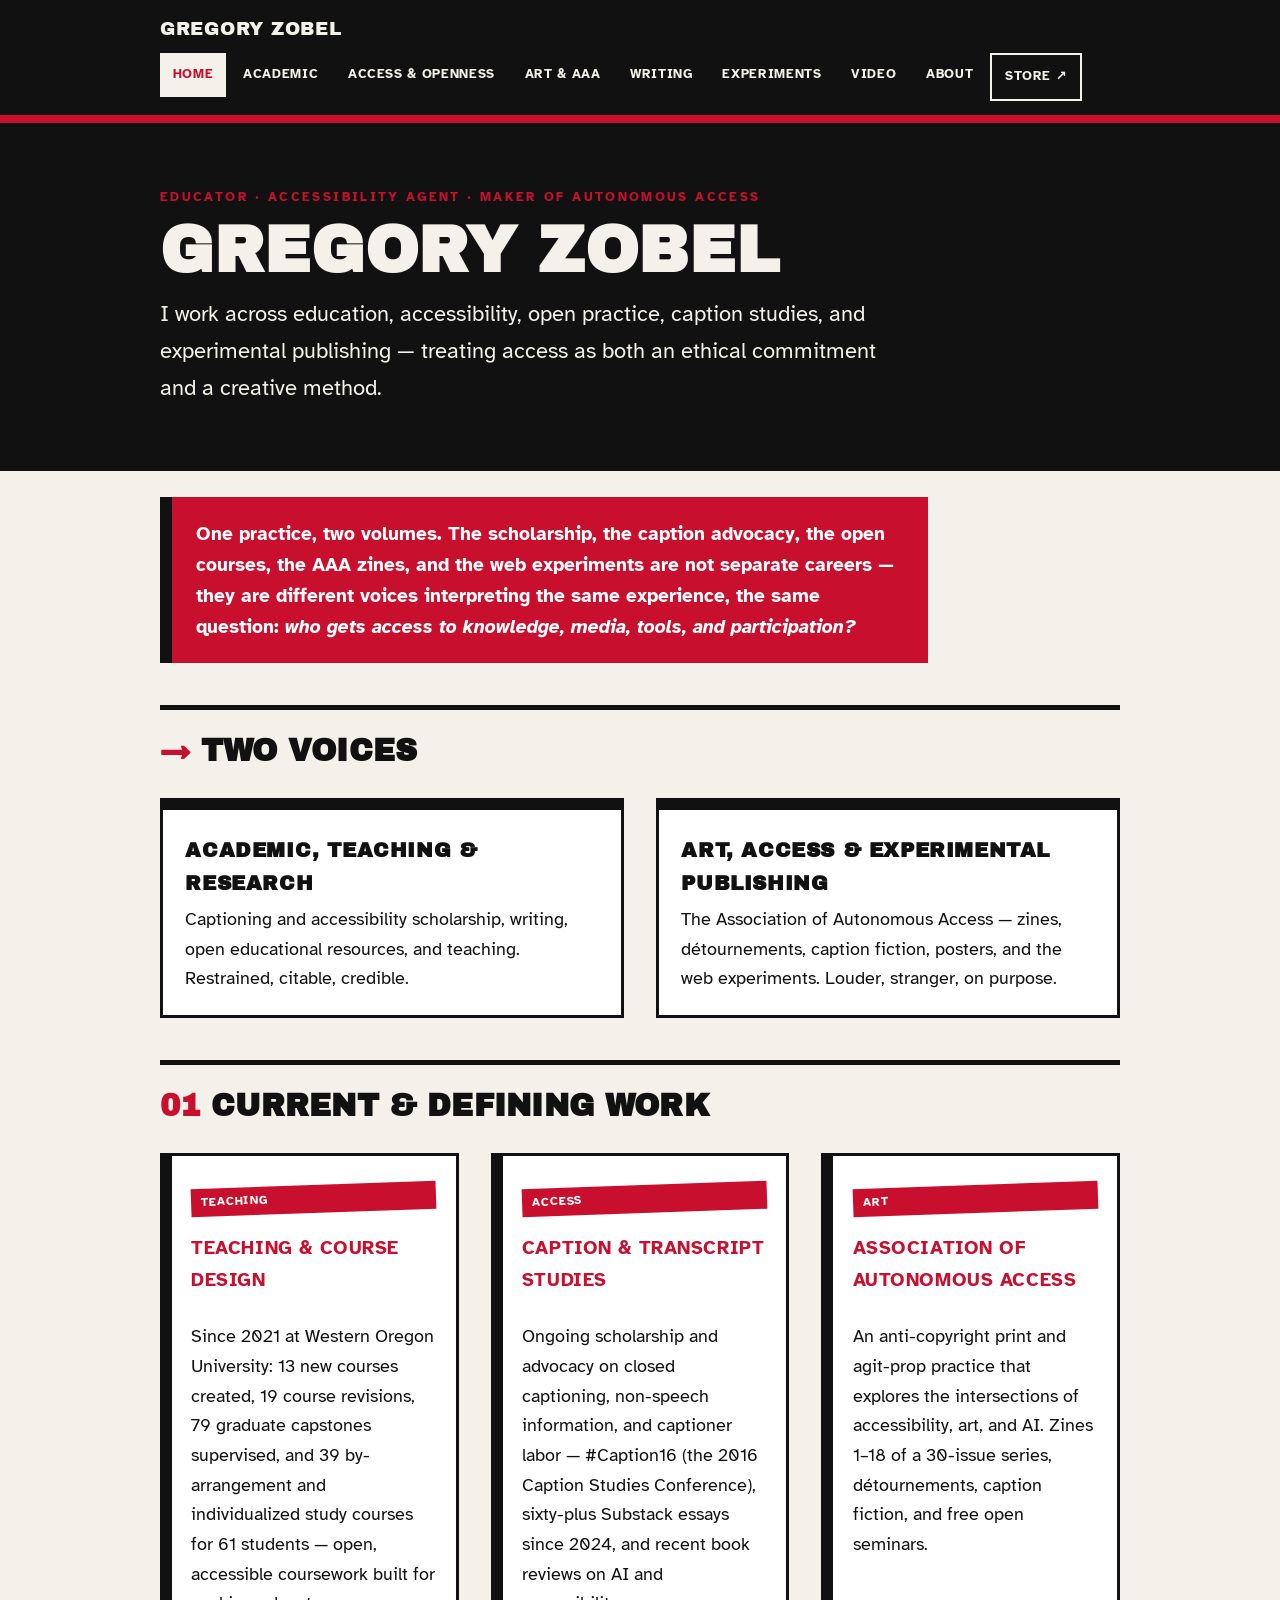
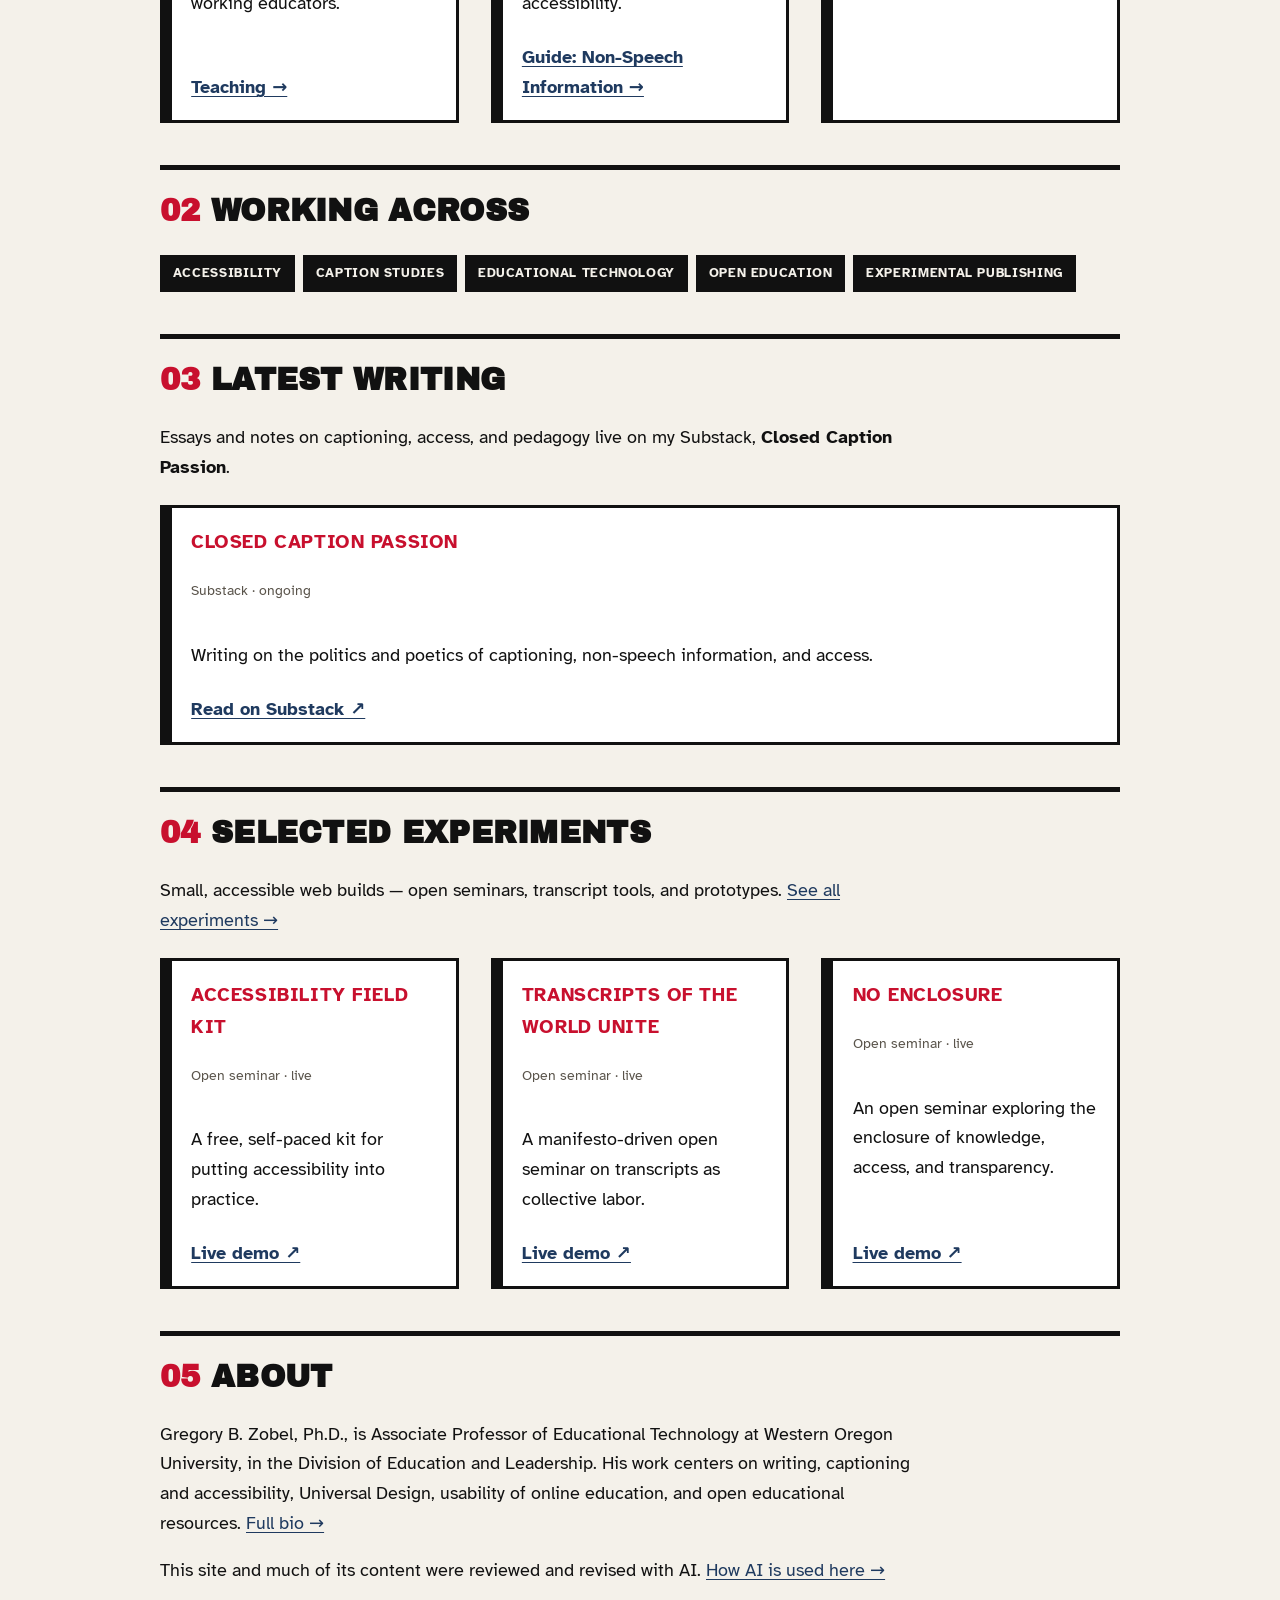
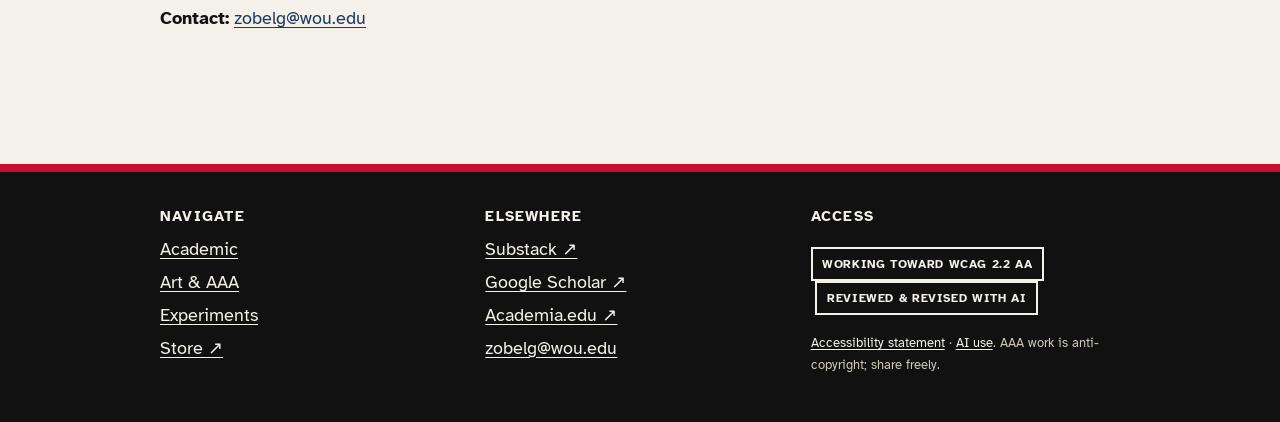
<file: index.html>
<!DOCTYPE html>
<html lang="en">
<head>
<meta charset="utf-8">
<meta name="viewport" content="width=device-width, initial-scale=1">
<title>Gregory Zobel — Access as commitment and method</title>
<meta name="description" content="Gregory Zobel works across education, accessibility, open practice, caption studies, and experimental publishing — treating access as both an ethical commitment and a creative method.">
<link rel="preconnect" href="https://fonts.googleapis.com">
<link rel="preconnect" href="https://fonts.gstatic.com" crossorigin>
<link href="https://fonts.googleapis.com/css2?family=Archivo+Black&family=Atkinson+Hyperlegible:ital,wght@0,400;0,700;1,400;1,700&display=swap" rel="stylesheet">
<link rel="stylesheet" href="assets/css/site.css">
</head>
<body>
<a class="skip" href="#main">Skip to main content</a>

<header class="site-header">
  <div class="wrap">
    <a class="brand" href="index.html">Gregory&nbsp;Zobel</a>
    <nav class="site-nav" aria-label="Primary">
      <ul>
        <li><a href="index.html" aria-current="page">Home</a></li>
        <li><a href="academic.html">Academic</a></li>
        <li><a href="academic.html#access">Access &amp; Openness</a></li>
        <li><a href="aaa.html">Art &amp; AAA</a></li>
        <li><a href="aaa.html#writing">Writing</a></li>
        <li><a href="experiments.html">Experiments</a></li>
        <li><a href="video.html">Video</a></li>
        <li><a href="academic.html#about">About</a></li>
        <li class="nav-store"><a href="https://compgizmo.gumroad.com/" rel="noopener">Store</a></li>
      </ul>
    </nav>
  </div>
</header>

<div class="hero">
  <div class="wrap">
    <p class="kicker">Educator · Accessibility agent · Maker of autonomous access</p>
    <h1>Gregory Zobel</h1>
    <p class="lede">I work across education, accessibility, open practice, caption studies, and experimental publishing — treating access as both an ethical commitment and a creative method.</p>
  </div>
</div>

<main id="main">
  <div class="wrap">

    <p class="thesis">One practice, two volumes. The scholarship, the caption advocacy, the open courses, the AAA zines, and the web experiments are not separate careers — they are different voices interpreting the same experience, the same question: <em>who gets access to knowledge, media, tools, and participation?</em></p>

    <h2><span class="n" aria-hidden="true">→</span> Two voices</h2>
    <ul class="grid">
      <li><a class="entrance" href="academic.html">
        <h3>Academic, Teaching &amp; Research</h3>
        <p>Captioning and accessibility scholarship, writing, open educational resources, and teaching. Restrained, citable, credible.</p>
      </a></li>
      <li><a class="entrance" href="aaa.html">
        <h3>Art, Access &amp; Experimental Publishing</h3>
        <p>The Association of Autonomous Access — zines, détournements, caption fiction, posters, and the web experiments. Louder, stranger, on purpose.</p>
      </a></li>
    </ul>

    <h2><span class="n" aria-hidden="true">01</span> Current &amp; defining work</h2>
    <ul class="grid">
      <li class="card">
        <p class="stamp">Teaching</p>
        <h3>Teaching &amp; course design</h3>
        <p>Since 2021 at Western Oregon University: 13 new courses created, 19 course revisions, 79 graduate capstones supervised, and 39 by-arrangement and individualized study courses for 61 students — open, accessible coursework built for working educators.</p>
        <a class="more" href="teaching.html">Teaching &rarr;</a>
      </li>
      <li class="card">
        <p class="stamp">Access</p>
        <h3>Caption &amp; transcript studies</h3>
        <p>Ongoing scholarship and advocacy on closed captioning, non-speech information, and captioner labor — #Caption16 (the 2016 Caption Studies Conference), sixty-plus Substack essays since 2024, and recent book reviews on AI and accessibility.</p>
        <a class="more" href="non-speech-information.html">Guide: Non-Speech Information &rarr;</a>
      </li>
      <li class="card">
        <p class="stamp">Art</p>
        <h3>Association of Autonomous Access</h3>
        <p>An anti-copyright print and agit-prop practice that explores the intersections of accessibility, art, and AI. Zines 1–18 of a 30-issue series, détournements, caption fiction, and free open seminars.</p>
      </li>
    </ul>

    <h2><span class="n" aria-hidden="true">02</span> Working across</h2>
    <ul class="band">
      <li>Accessibility</li>
      <li>Caption Studies</li>
      <li>Educational Technology</li>
      <li>Open Education</li>
      <li>Experimental Publishing</li>
    </ul>

    <h2><span class="n" aria-hidden="true">03</span> Latest writing</h2>
    <p>Essays and notes on captioning, access, and pedagogy live on my Substack, <strong>Closed Caption Passion</strong>.</p>
    <ul class="grid">
      <li class="card">
        <h3>Closed Caption Passion</h3>
        <p class="meta">Substack · ongoing</p>
        <p>Writing on the politics and poetics of captioning, non-speech information, and access.</p>
        <a class="more" href="https://closedcaptionpassion.substack.com/" rel="noopener">Read on Substack&nbsp;↗</a>
      </li>
    </ul>

    <h2><span class="n" aria-hidden="true">04</span> Selected experiments</h2>
    <p>Small, accessible web builds — open seminars, transcript tools, and prototypes. <a href="experiments.html">See all experiments →</a></p>
    <ul class="grid">
      <li class="card">
        <h3>Accessibility Field Kit</h3>
        <p class="meta">Open seminar · live</p>
        <p>A free, self-paced kit for putting accessibility into practice.</p>
        <a class="more" href="https://accessibilityfieldkit.netlify.app/" rel="noopener">Live demo&nbsp;↗</a>
      </li>
      <li class="card">
        <h3>Transcripts of the World Unite</h3>
        <p class="meta">Open seminar · live</p>
        <p>A manifesto-driven open seminar on transcripts as collective labor.</p>
        <a class="more" href="https://transcriptsoftheworldunite.netlify.app/" rel="noopener">Live demo&nbsp;↗</a>
      </li>
      <li class="card">
        <h3>No Enclosure</h3>
        <p class="meta">Open seminar · live</p>
        <p>An open seminar exploring the enclosure of knowledge, access, and transparency.</p>
        <a class="more" href="https://no-enclosure.netlify.app/" rel="noopener">Live demo&nbsp;↗</a>
      </li>
    </ul>

    <h2><span class="n" aria-hidden="true">05</span> About</h2>
    <p>Gregory B. Zobel, Ph.D., is Associate Professor of Educational Technology at Western Oregon University, in the Division of Education and Leadership. His work centers on writing, captioning and accessibility, Universal Design, usability of online education, and open educational resources. <a href="academic.html#about">Full bio →</a></p>
    <p class="meta">This site and much of its content were reviewed and revised with AI. <a href="ai-use.html">How AI is used here →</a></p>
    <p><strong>Contact:</strong> <a href="mailto:zobelg@wou.edu">zobelg@wou.edu</a></p>

  </div>
</main>

<footer class="site-footer">
  <div class="wrap">
    <div>
      <h2>Navigate</h2>
      <ul>
        <li><a href="academic.html">Academic</a></li>
        <li><a href="aaa.html">Art &amp; AAA</a></li>
        <li><a href="experiments.html">Experiments</a></li>
        <li><a href="https://compgizmo.gumroad.com/" rel="noopener">Store ↗</a></li>
      </ul>
    </div>
    <div>
      <h2>Elsewhere</h2>
      <ul>
        <li><a href="https://closedcaptionpassion.substack.com/" rel="noopener">Substack ↗</a></li>
        <li><a href="https://scholar.google.com/citations?user=opu3ghUAAAAJ&amp;hl=en" rel="noopener">Google Scholar ↗</a></li><li><a href="https://wou.academia.edu/GregoryZobel" rel="noopener">Academia.edu ↗</a></li>
        <li><a href="mailto:zobelg@wou.edu">zobelg@wou.edu</a></li>
      </ul>
    </div>
    <div>
      <h2>Access</h2>
      <p><span class="badge">Working toward WCAG 2.2 AA</span> <a class="badge" href="ai-use.html">Reviewed &amp; revised with AI</a></p>
      <p class="fineprint"><a href="accessibility.html">Accessibility statement</a> · <a href="ai-use.html">AI use</a>. AAA work is anti-copyright; share freely.</p>
    </div>
  </div>
</footer>
</body>
</html>
</file>
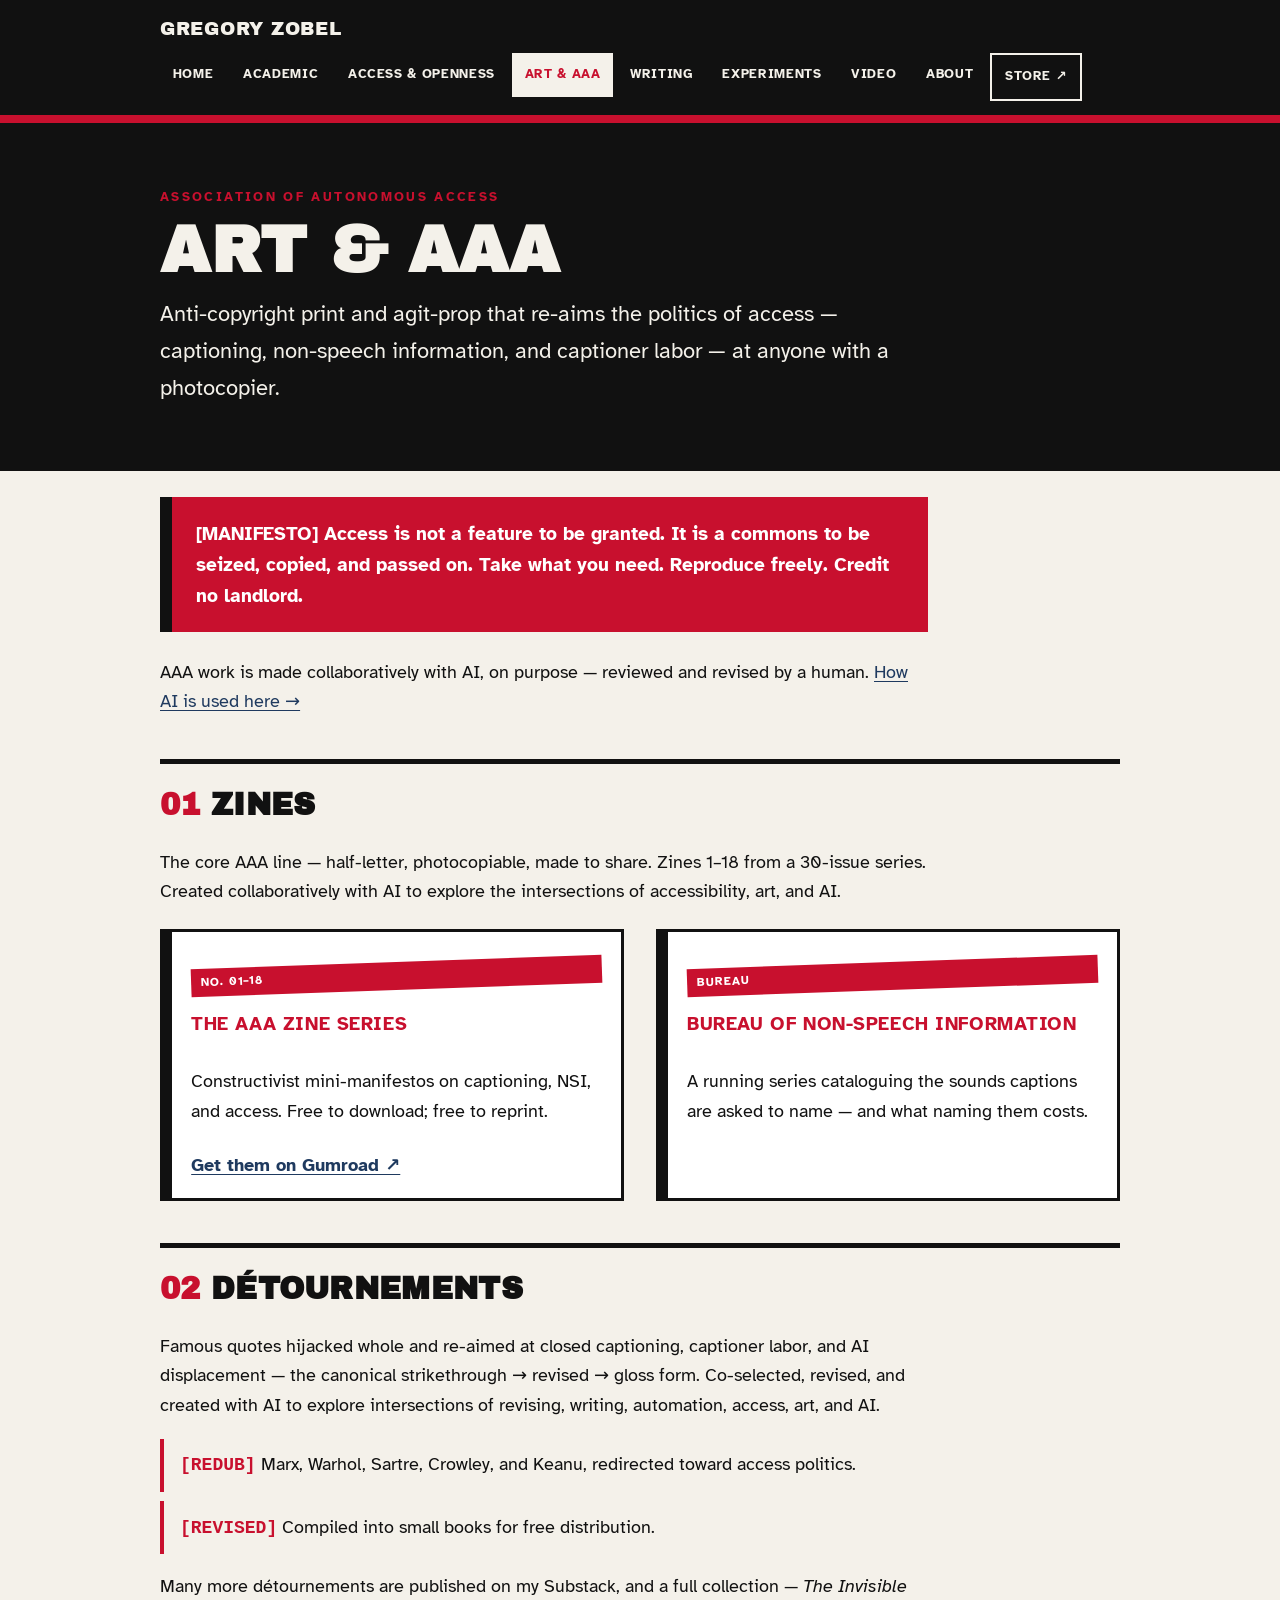
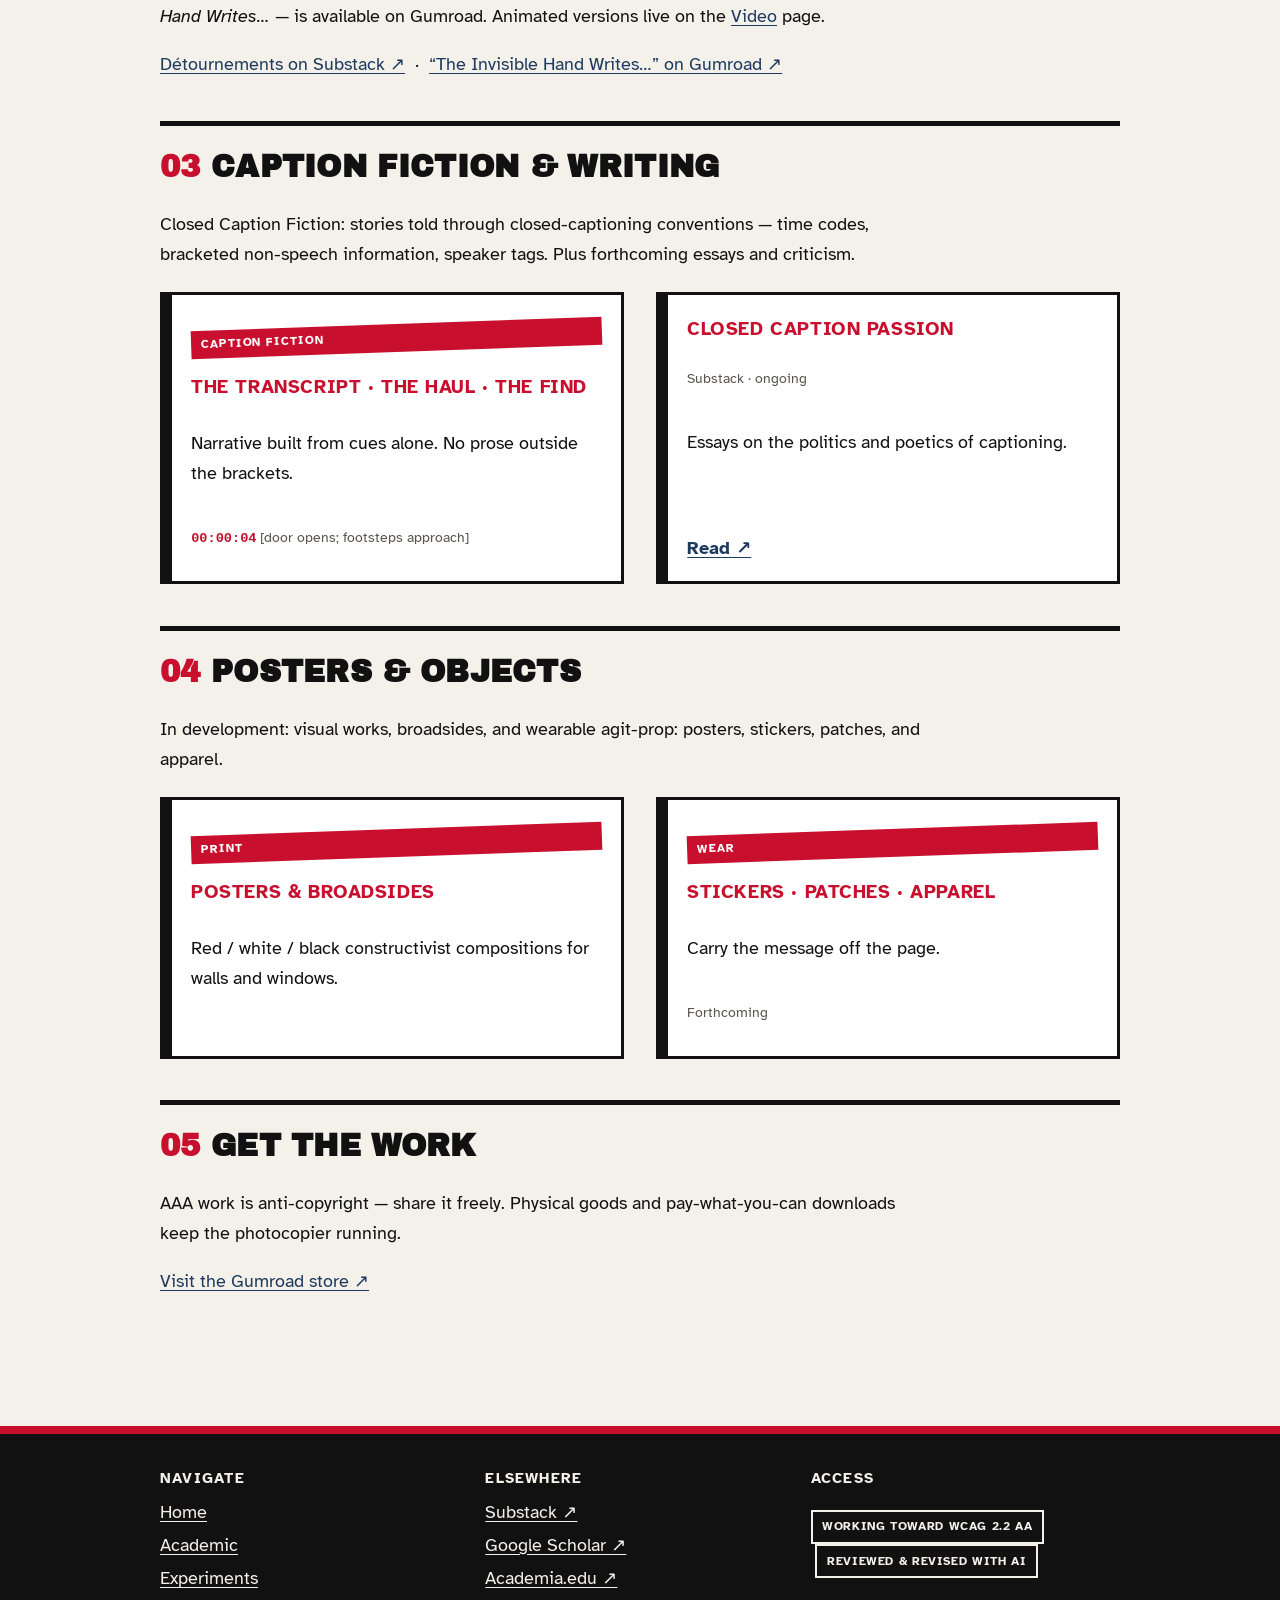
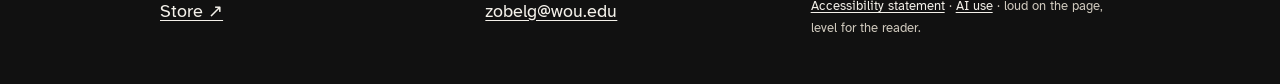
<file: aaa.html>
<!DOCTYPE html>
<html lang="en">
<head>
<meta charset="utf-8">
<meta name="viewport" content="width=device-width, initial-scale=1">
<title>Art &amp; AAA — Association of Autonomous Access</title>
<meta name="description" content="The Association of Autonomous Access: anti-copyright zines, détournements, caption fiction, posters, and objects by Gregory Zobel.">
<link rel="preconnect" href="https://fonts.googleapis.com">
<link rel="preconnect" href="https://fonts.gstatic.com" crossorigin>
<link href="https://fonts.googleapis.com/css2?family=Archivo+Black&family=Atkinson+Hyperlegible:ital,wght@0,400;0,700;1,400;1,700&display=swap" rel="stylesheet">
<link rel="stylesheet" href="assets/css/site.css">
</head>
<body>
<a class="skip" href="#main">Skip to main content</a>

<header class="site-header">
  <div class="wrap">
    <a class="brand" href="index.html">Gregory&nbsp;Zobel</a>
    <nav class="site-nav" aria-label="Primary">
      <ul>
        <li><a href="index.html">Home</a></li>
        <li><a href="academic.html">Academic</a></li>
        <li><a href="academic.html#access">Access &amp; Openness</a></li>
        <li><a href="aaa.html" aria-current="page">Art &amp; AAA</a></li>
        <li><a href="#writing">Writing</a></li>
        <li><a href="experiments.html">Experiments</a></li>
        <li><a href="video.html">Video</a></li>
        <li><a href="academic.html#about">About</a></li>
        <li class="nav-store"><a href="https://compgizmo.gumroad.com/" rel="noopener">Store</a></li>
      </ul>
    </nav>
  </div>
</header>

<div class="hero">
  <div class="wrap">
    <p class="kicker">Association of Autonomous Access</p>
    <h1>Art &amp; AAA</h1>
    <p class="lede">Anti-copyright print and agit-prop that re-aims the politics of access — captioning, non-speech information, and captioner labor — at anyone with a photocopier.</p>
  </div>
</div>

<main id="main">
  <div class="wrap">

    <p class="thesis">[MANIFESTO] Access is not a feature to be granted. It is a commons to be seized, copied, and passed on. Take what you need. Reproduce freely. Credit no landlord.</p>
    <p class="meta">AAA work is made collaboratively with AI, on purpose — reviewed and revised by a human. <a href="ai-use.html">How AI is used here →</a></p>

    <h2><span class="n" aria-hidden="true">01</span> Zines</h2>
    <p>The core AAA line — half-letter, photocopiable, made to share. Zines 1–18 from a 30-issue series. Created collaboratively with AI to explore the intersections of accessibility, art, and AI.</p>
    <ul class="grid">
      <li class="card"><p class="stamp">No. 01–18</p><h3>The AAA zine series</h3><p>Constructivist mini-manifestos on captioning, NSI, and access. Free to download; free to reprint.</p><a class="more" href="https://compgizmo.gumroad.com/" rel="noopener">Get them on Gumroad ↗</a></li>
      <li class="card"><p class="stamp">Bureau</p><h3>Bureau of Non-Speech Information</h3><p>A running series cataloguing the sounds captions are asked to name — and what naming them costs.</p></li>
    </ul>

    <h2><span class="n" aria-hidden="true">02</span> Détournements</h2>
    <p>Famous quotes hijacked whole and re-aimed at closed captioning, captioner labor, and AI displacement — the canonical strikethrough → revised → gloss form. Co-selected, revised, and created with AI to explore intersections of revising, writing, automation, access, art, and AI.</p>
    <ul class="refs">
      <li><span class="timecode">[REDUB]</span> Marx, Warhol, Sartre, Crowley, and Keanu, redirected toward access politics.</li>
      <li><span class="timecode">[REVISED]</span> Compiled into small books for free distribution.</li>
    </ul>
    <p>Many more détournements are published on my Substack, and a full collection — <em>The Invisible Hand Writes…</em> — is available on Gumroad. Animated versions live on the <a href="video.html">Video</a> page.</p>
    <p><a class="more" href="https://closedcaptionpassion.substack.com/" rel="noopener">Détournements on Substack ↗</a> &nbsp;·&nbsp; <a class="more" href="https://compgizmo.gumroad.com/" rel="noopener">“The Invisible Hand Writes…” on Gumroad ↗</a></p>

    <h2 id="writing"><span class="n" aria-hidden="true">03</span> Caption fiction &amp; writing</h2>
    <p>Closed Caption Fiction: stories told through closed-captioning conventions — time codes, bracketed non-speech information, speaker tags. Plus forthcoming essays and criticism.</p>
    <ul class="grid">
      <li class="card"><p class="stamp">Caption fiction</p><h3>The Transcript · The Haul · The Find</h3><p>Narrative built from cues alone. No prose outside the brackets.</p><p class="meta"><span class="timecode">00:00:04</span> [door opens; footsteps approach]</p></li>
      <li class="card"><h3>Closed Caption Passion</h3><p class="meta">Substack · ongoing</p><p>Essays on the politics and poetics of captioning.</p><a class="more" href="https://closedcaptionpassion.substack.com/" rel="noopener">Read ↗</a></li>
    </ul>

    <h2><span class="n" aria-hidden="true">04</span> Posters &amp; objects</h2>
    <p>In development: visual works, broadsides, and wearable agit-prop: posters, stickers, patches, and apparel.</p>
    <ul class="grid">
      <li class="card"><p class="stamp">Print</p><h3>Posters &amp; broadsides</h3><p>Red / white / black constructivist compositions for walls and windows.</p></li>
      <li class="card"><p class="stamp">Wear</p><h3>Stickers · patches · apparel</h3><p>Carry the message off the page.</p><p class="meta">Forthcoming</p></li>
    </ul>

    <h2><span class="n" aria-hidden="true">05</span> Get the work</h2>
    <p>AAA work is anti-copyright — share it freely. Physical goods and pay-what-you-can downloads keep the photocopier running.</p>
    <p><a class="more" href="https://compgizmo.gumroad.com/" rel="noopener">Visit the Gumroad store ↗</a></p>

  </div>
</main>

<footer class="site-footer">
  <div class="wrap">
    <div>
      <h2>Navigate</h2>
      <ul>
        <li><a href="index.html">Home</a></li>
        <li><a href="academic.html">Academic</a></li>
        <li><a href="experiments.html">Experiments</a></li>
        <li><a href="https://compgizmo.gumroad.com/" rel="noopener">Store ↗</a></li>
      </ul>
    </div>
    <div>
      <h2>Elsewhere</h2>
      <ul>
        <li><a href="https://closedcaptionpassion.substack.com/" rel="noopener">Substack ↗</a></li>
        <li><a href="https://scholar.google.com/citations?user=opu3ghUAAAAJ&amp;hl=en" rel="noopener">Google Scholar ↗</a></li><li><a href="https://wou.academia.edu/GregoryZobel" rel="noopener">Academia.edu ↗</a></li>
        <li><a href="mailto:zobelg@wou.edu">zobelg@wou.edu</a></li>
      </ul>
    </div>
    <div>
      <h2>Access</h2>
      <p><span class="badge">Working toward WCAG 2.2 AA</span> <a class="badge" href="ai-use.html">Reviewed &amp; revised with AI</a></p>
      <p class="fineprint"><a href="accessibility.html">Accessibility statement</a> · <a href="ai-use.html">AI use</a> · loud on the page, level for the reader.</p>
    </div>
  </div>
</footer>
</body>
</html>
</file>
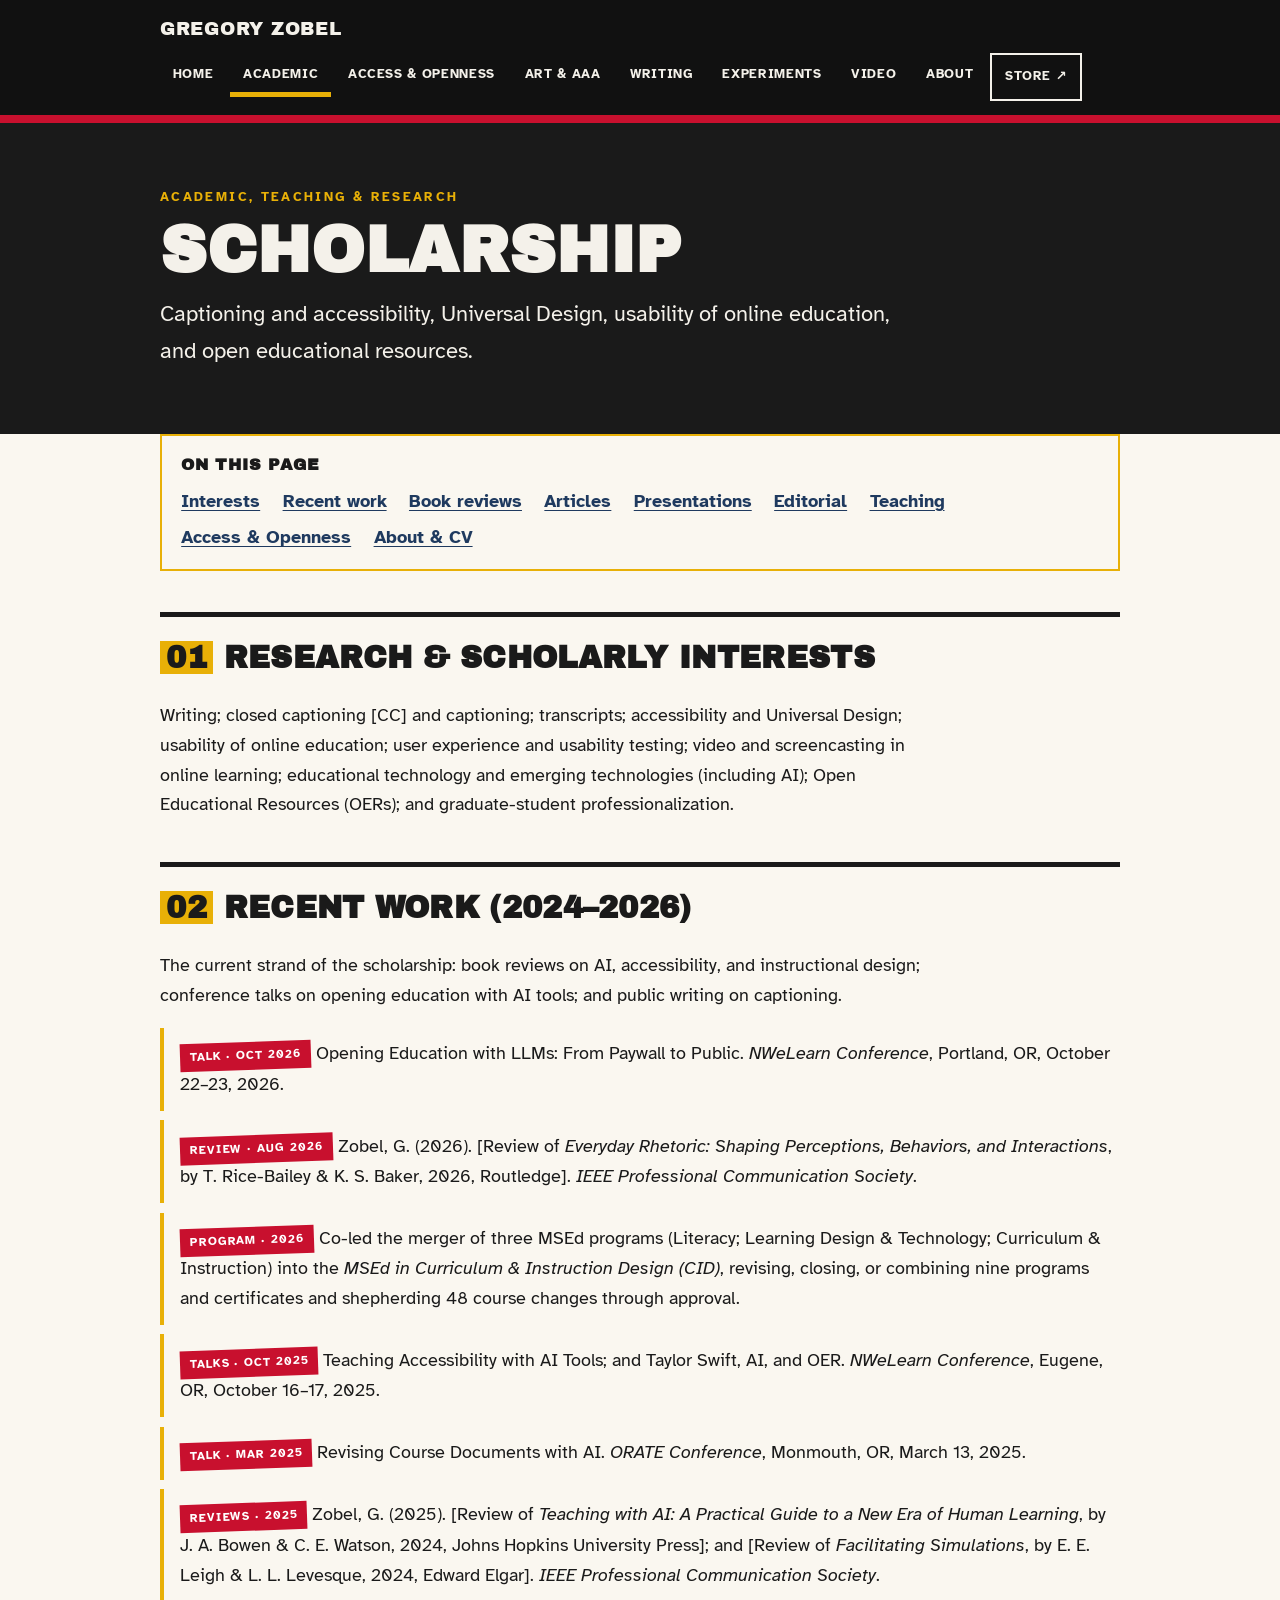
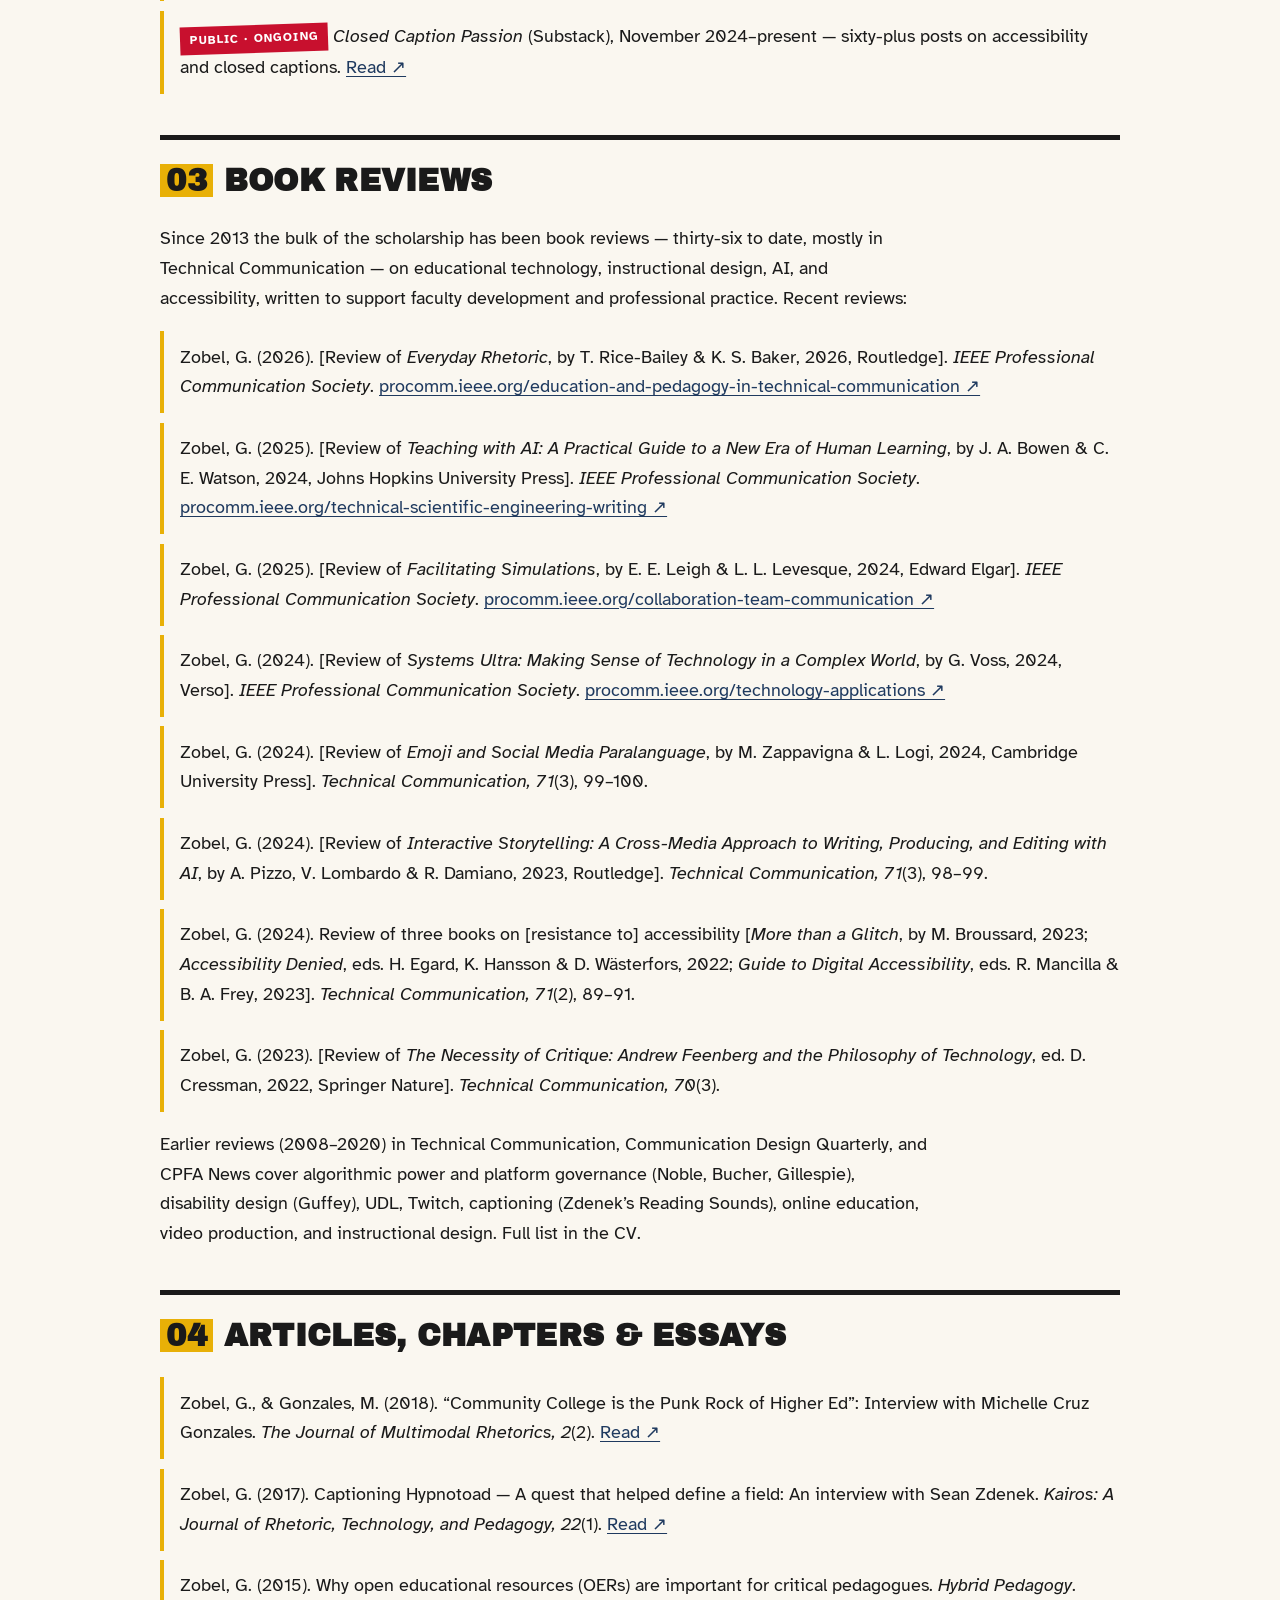
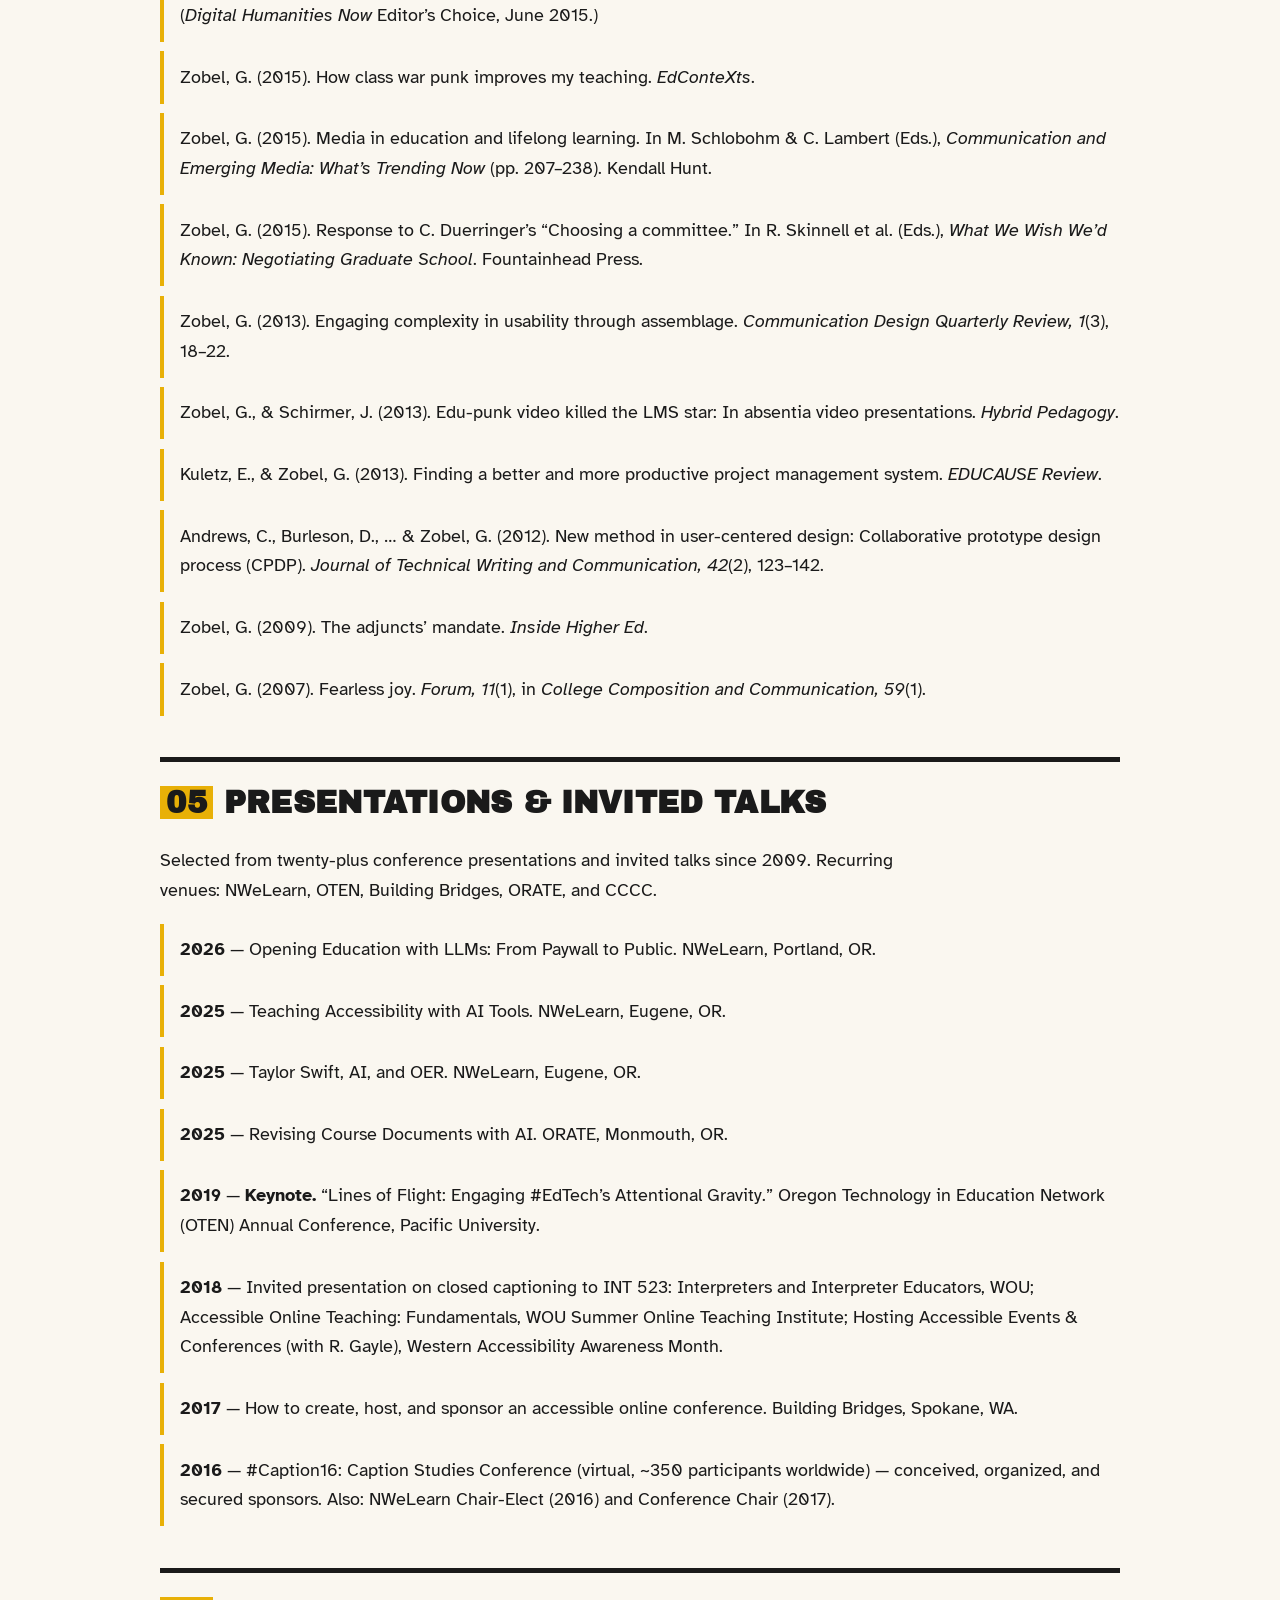
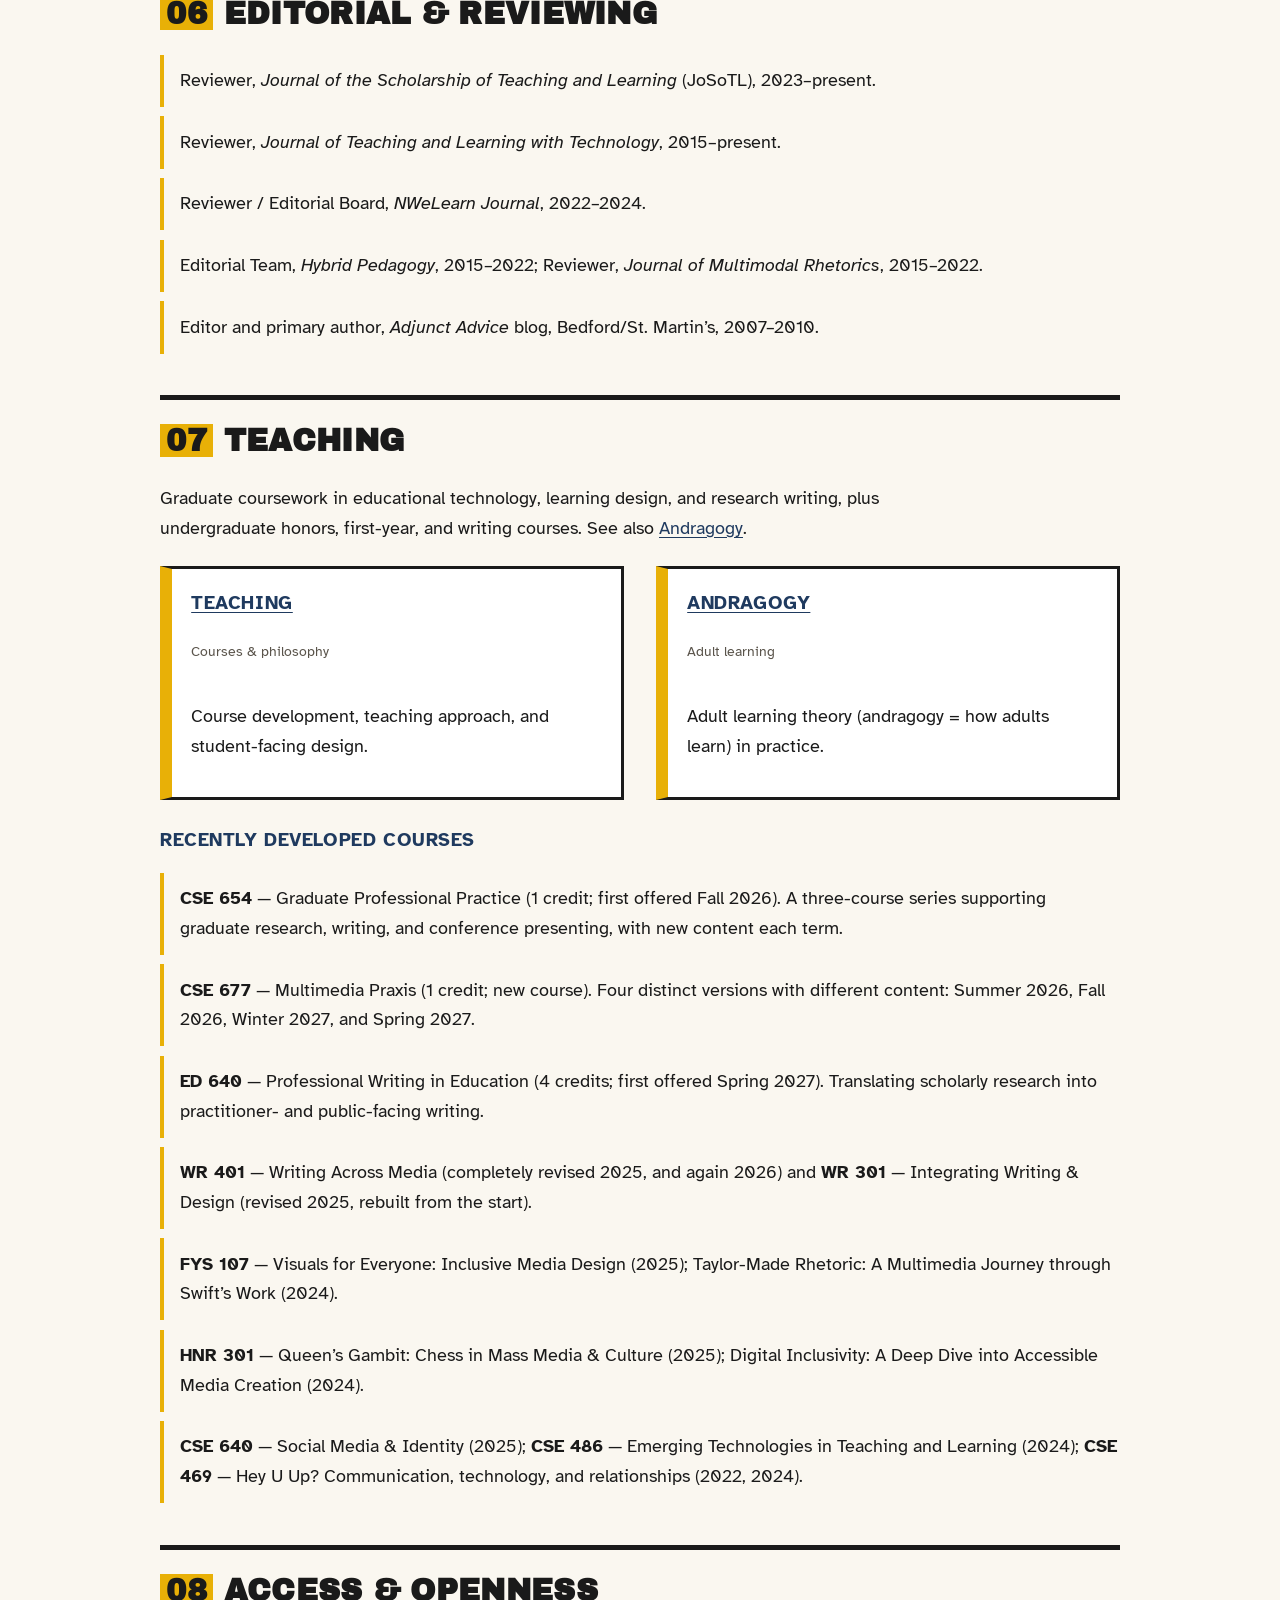
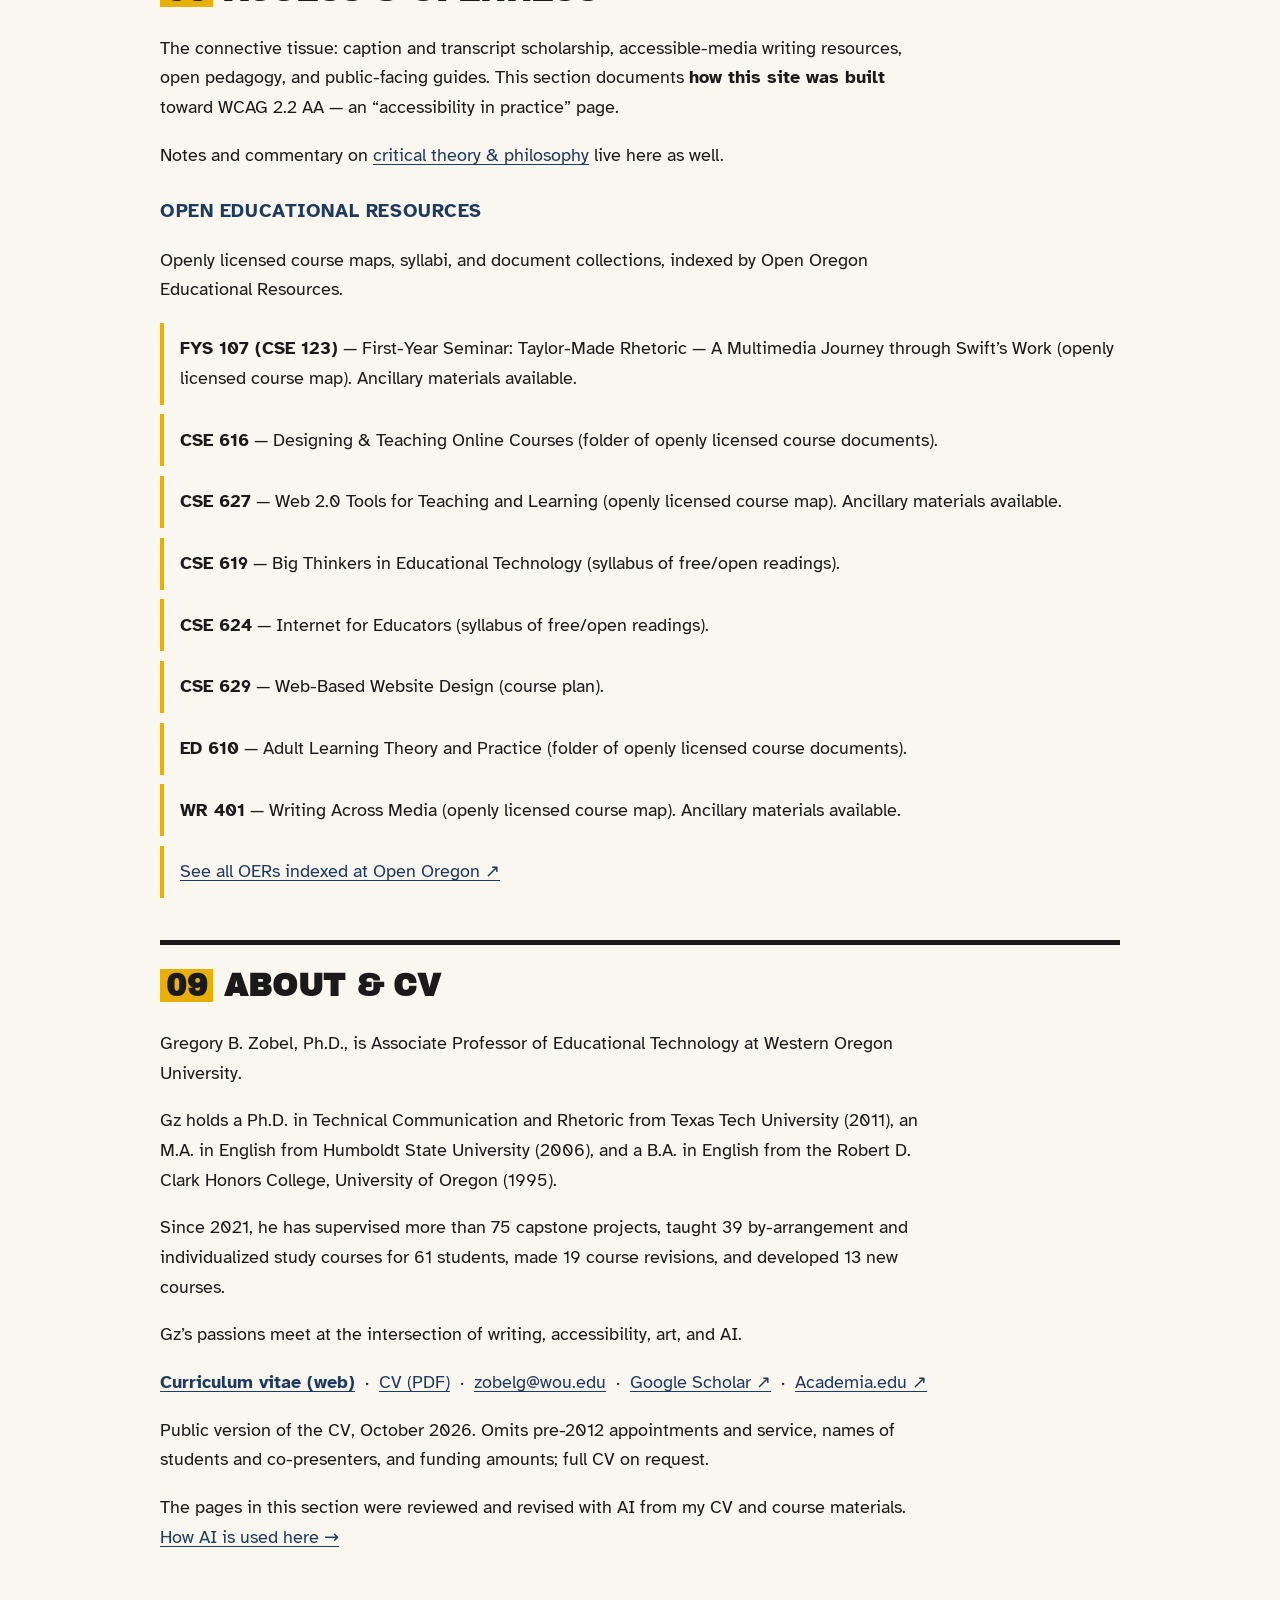
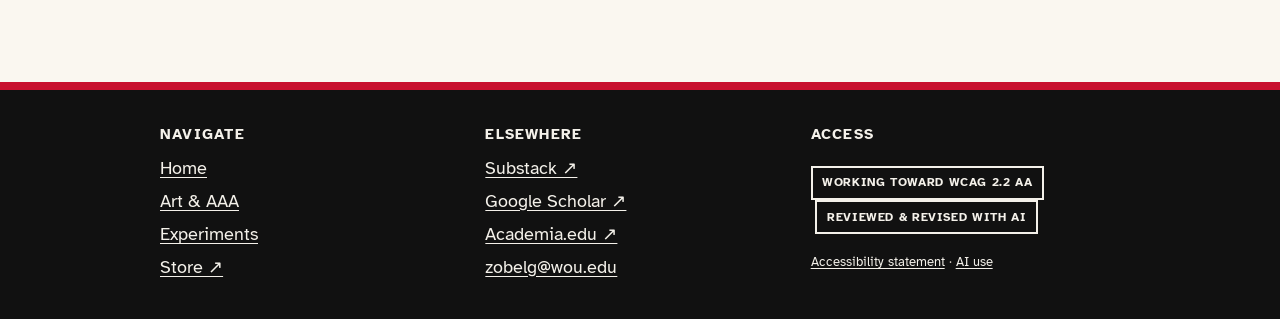
<file: academic.html>
<!DOCTYPE html>
<html lang="en">
<head>
<meta charset="utf-8">
<meta name="viewport" content="width=device-width, initial-scale=1">
<title>Academic — Gregory Zobel</title>
<meta name="description" content="Scholarship, publications, teaching, and open educational resources by Gregory B. Zobel, Ph.D., Associate Professor of Educational Technology, Western Oregon University.">
<link rel="preconnect" href="https://fonts.googleapis.com">
<link rel="preconnect" href="https://fonts.gstatic.com" crossorigin>
<link href="https://fonts.googleapis.com/css2?family=Archivo+Black&family=Atkinson+Hyperlegible:ital,wght@0,400;0,700;1,400;1,700&display=swap" rel="stylesheet">
<link rel="stylesheet" href="assets/css/site.css">
</head>
<body class="register-academic">
<a class="skip" href="#main">Skip to main content</a>

<header class="site-header">
  <div class="wrap">
    <a class="brand" href="index.html">Gregory&nbsp;Zobel</a>
    <nav class="site-nav" aria-label="Primary">
      <ul>
        <li><a href="index.html">Home</a></li>
        <li><a href="academic.html" aria-current="page">Academic</a></li>
        <li><a href="#access">Access &amp; Openness</a></li>
        <li><a href="aaa.html">Art &amp; AAA</a></li>
        <li><a href="aaa.html#writing">Writing</a></li>
        <li><a href="experiments.html">Experiments</a></li>
        <li><a href="video.html">Video</a></li>
        <li><a href="#about">About</a></li>
        <li class="nav-store"><a href="https://compgizmo.gumroad.com/" rel="noopener">Store</a></li>
      </ul>
    </nav>
  </div>
</header>

<div class="hero">
  <div class="wrap">
    <p class="kicker">Academic, Teaching &amp; Research</p>
    <h1>Scholarship</h1>
    <p class="lede">Captioning and accessibility, Universal Design, usability of online education, and open educational resources.</p>
  </div>
</div>

<main id="main">
  <div class="wrap">

    <nav class="toc" aria-labelledby="toc-h">
      <h2 id="toc-h">On this page</h2>
      <ol>
        <li><a href="#interests">Interests</a></li>
        <li><a href="#recent">Recent work</a></li>
        <li><a href="#reviews">Book reviews</a></li>
        <li><a href="#articles">Articles</a></li>
        <li><a href="#talks">Presentations</a></li>
        <li><a href="#editorial">Editorial</a></li>
        <li><a href="#teaching">Teaching</a></li>
        <li><a href="#access">Access &amp; Openness</a></li>
        <li><a href="#about">About &amp; CV</a></li>
      </ol>
    </nav>

    <h2 id="interests"><span class="n" aria-hidden="true">01</span> Research &amp; scholarly interests</h2>
    <p>Writing; closed captioning [CC] and captioning; transcripts; accessibility and Universal Design; usability of online education; user experience and usability testing; video and screencasting in online learning; educational technology and emerging technologies (including AI); Open Educational Resources (OERs); and graduate-student professionalization.</p>

    <h2 id="recent"><span class="n" aria-hidden="true">02</span> Recent work (2024–2026)</h2>
    <p>The current strand of the scholarship: book reviews on AI, accessibility, and instructional design; conference talks on opening education with AI tools; and public writing on captioning.</p>
    <ul class="refs">
      <li><span class="stamp">Talk · Oct 2026</span> Opening Education with LLMs: From Paywall to Public. <span class="venue">NWeLearn Conference</span>, Portland, OR, October 22–23, 2026.</li>
      <li><span class="stamp">Review · Aug 2026</span> Zobel, G. (2026). [Review of <span class="venue">Everyday Rhetoric: Shaping Perceptions, Behaviors, and Interactions</span>, by T. Rice-Bailey &amp; K. S. Baker, 2026, Routledge]. <span class="venue">IEEE Professional Communication Society</span>.</li>
      <li><span class="stamp">Program · 2026</span> Co-led the merger of three MSEd programs (Literacy; Learning Design &amp; Technology; Curriculum &amp; Instruction) into the <span class="venue">MSEd in Curriculum &amp; Instruction Design (CID)</span>, revising, closing, or combining nine programs and certificates and shepherding 48 course changes through approval.</li>
      <li><span class="stamp">Talks · Oct 2025</span> Teaching Accessibility with AI Tools; and Taylor Swift, AI, and OER. <span class="venue">NWeLearn Conference</span>, Eugene, OR, October 16–17, 2025.</li>
      <li><span class="stamp">Talk · Mar 2025</span> Revising Course Documents with AI. <span class="venue">ORATE Conference</span>, Monmouth, OR, March 13, 2025.</li>
      <li><span class="stamp">Reviews · 2025</span> Zobel, G. (2025). [Review of <span class="venue">Teaching with AI: A Practical Guide to a New Era of Human Learning</span>, by J. A. Bowen &amp; C. E. Watson, 2024, Johns Hopkins University Press]; and [Review of <span class="venue">Facilitating Simulations</span>, by E. E. Leigh &amp; L. L. Levesque, 2024, Edward Elgar]. <span class="venue">IEEE Professional Communication Society</span>.</li>
      <li><span class="stamp">Public · ongoing</span> <span class="venue">Closed Caption Passion</span> (Substack), November 2024–present — sixty-plus posts on accessibility and closed captions. <a href="https://closedcaptionpassion.substack.com/" rel="noopener">Read ↗</a></li>
    </ul>

    <h2 id="reviews"><span class="n" aria-hidden="true">03</span> Book reviews</h2>
    <p>Since 2013 the bulk of the scholarship has been book reviews — thirty-six to date, mostly in <span class="venue">Technical Communication</span> — on educational technology, instructional design, AI, and accessibility, written to support faculty development and professional practice. Recent reviews:</p>
    <ul class="refs">
      <li>Zobel, G. (2026). [Review of <span class="venue">Everyday Rhetoric</span>, by T. Rice-Bailey &amp; K. S. Baker, 2026, Routledge]. <span class="venue">IEEE Professional Communication Society</span>. <a href="https://procomm.ieee.org/education-and-pedagogy-in-technical-communication/#Everyday_Rhetoric_Shaping_Perceptions_Behaviors_and_Interactions" rel="noopener">procomm.ieee.org/education-and-pedagogy-in-technical-communication ↗</a></li>
      <li>Zobel, G. (2025). [Review of <span class="venue">Teaching with AI: A Practical Guide to a New Era of Human Learning</span>, by J. A. Bowen &amp; C. E. Watson, 2024, Johns Hopkins University Press]. <span class="venue">IEEE Professional Communication Society</span>. <a href="https://procomm.ieee.org/technical-scientific-engineering-writing/#Teaching_with_AI_A_Practical_Guide_to_a_New_Era_of_Human_Learning" rel="noopener">procomm.ieee.org/technical-scientific-engineering-writing ↗</a></li>
      <li>Zobel, G. (2025). [Review of <span class="venue">Facilitating Simulations</span>, by E. E. Leigh &amp; L. L. Levesque, 2024, Edward Elgar]. <span class="venue">IEEE Professional Communication Society</span>. <a href="https://procomm.ieee.org/collaboration-team-communication/#Facilitating_Simulations" rel="noopener">procomm.ieee.org/collaboration-team-communication ↗</a></li>
      <li>Zobel, G. (2024). [Review of <span class="venue">Systems Ultra: Making Sense of Technology in a Complex World</span>, by G. Voss, 2024, Verso]. <span class="venue">IEEE Professional Communication Society</span>. <a href="https://procomm.ieee.org/technology-applications/#Systems_Ultra_Making_Sense_of_Technology_in_a_Complex_World" rel="noopener">procomm.ieee.org/technology-applications ↗</a></li>
      <li>Zobel, G. (2024). [Review of <span class="venue">Emoji and Social Media Paralanguage</span>, by M. Zappavigna &amp; L. Logi, 2024, Cambridge University Press]. <span class="venue">Technical Communication, 71</span>(3), 99–100.</li>
      <li>Zobel, G. (2024). [Review of <span class="venue">Interactive Storytelling: A Cross-Media Approach to Writing, Producing, and Editing with AI</span>, by A. Pizzo, V. Lombardo &amp; R. Damiano, 2023, Routledge]. <span class="venue">Technical Communication, 71</span>(3), 98–99.</li>
      <li>Zobel, G. (2024). Review of three books on [resistance to] accessibility [<span class="venue">More than a Glitch</span>, by M. Broussard, 2023; <span class="venue">Accessibility Denied</span>, eds. H. Egard, K. Hansson &amp; D. Wästerfors, 2022; <span class="venue">Guide to Digital Accessibility</span>, eds. R. Mancilla &amp; B. A. Frey, 2023]. <span class="venue">Technical Communication, 71</span>(2), 89–91.</li>
      <li>Zobel, G. (2023). [Review of <span class="venue">The Necessity of Critique: Andrew Feenberg and the Philosophy of Technology</span>, ed. D. Cressman, 2022, Springer Nature]. <span class="venue">Technical Communication, 70</span>(3).</li>
    </ul>
    <p class="meta">Earlier reviews (2008–2020) in <span class="venue">Technical Communication</span>, <span class="venue">Communication Design Quarterly</span>, and <span class="venue">CPFA News</span> cover algorithmic power and platform governance (Noble, Bucher, Gillespie), disability design (Guffey), UDL, Twitch, captioning (Zdenek’s <span class="venue">Reading Sounds</span>), online education, video production, and instructional design. Full list in the CV.</p>

    <h2 id="articles"><span class="n" aria-hidden="true">04</span> Articles, chapters &amp; essays</h2>
    <ul class="refs">
      <li>Zobel, G., &amp; Gonzales, M. (2018). “Community College is the Punk Rock of Higher Ed”: Interview with Michelle Cruz Gonzales. <span class="venue">The Journal of Multimodal Rhetorics, 2</span>(2). <a href="http://journalofmultimodalrhetorics.com/2-2-zobel-and-gonzales" rel="noopener">Read ↗</a></li>
      <li>Zobel, G. (2017). Captioning Hypnotoad — A quest that helped define a field: An interview with Sean Zdenek. <span class="venue">Kairos: A Journal of Rhetoric, Technology, and Pedagogy, 22</span>(1). <a href="http://kairos.technorhetoric.net/22.1/interviews/zobel/index.html" rel="noopener">Read ↗</a></li>
      <li>Zobel, G. (2015). Why open educational resources (OERs) are important for critical pedagogues. <span class="venue">Hybrid Pedagogy</span>. (<span class="venue">Digital Humanities Now</span> Editor’s Choice, June 2015.)</li>
      <li>Zobel, G. (2015). How class war punk improves my teaching. <span class="venue">EdConteXts</span>.</li>
      <li>Zobel, G. (2015). Media in education and lifelong learning. In M. Schlobohm &amp; C. Lambert (Eds.), <span class="venue">Communication and Emerging Media: What’s Trending Now</span> (pp. 207–238). Kendall Hunt.</li>
      <li>Zobel, G. (2015). Response to C. Duerringer’s “Choosing a committee.” In R. Skinnell et al. (Eds.), <span class="venue">What We Wish We’d Known: Negotiating Graduate School</span>. Fountainhead Press.</li>
      <li>Zobel, G. (2013). Engaging complexity in usability through assemblage. <span class="venue">Communication Design Quarterly Review, 1</span>(3), 18–22.</li>
      <li>Zobel, G., &amp; Schirmer, J. (2013). Edu-punk video killed the LMS star: In absentia video presentations. <span class="venue">Hybrid Pedagogy</span>.</li>
      <li>Kuletz, E., &amp; Zobel, G. (2013). Finding a better and more productive project management system. <span class="venue">EDUCAUSE Review</span>.</li>
      <li>Andrews, C., Burleson, D., … &amp; Zobel, G. (2012). New method in user-centered design: Collaborative prototype design process (CPDP). <span class="venue">Journal of Technical Writing and Communication, 42</span>(2), 123–142.</li>
      <li>Zobel, G. (2009). The adjuncts’ mandate. <span class="venue">Inside Higher Ed</span>.</li>
      <li>Zobel, G. (2007). Fearless joy. <span class="venue">Forum, 11</span>(1), in <span class="venue">College Composition and Communication, 59</span>(1).</li>
    </ul>

    <h2 id="talks"><span class="n" aria-hidden="true">05</span> Presentations &amp; invited talks</h2>
    <p>Selected from twenty-plus conference presentations and invited talks since 2009. Recurring venues: NWeLearn, OTEN, Building Bridges, ORATE, and CCCC.</p>
    <ul class="refs">
      <li><strong>2026</strong> — Opening Education with LLMs: From Paywall to Public. NWeLearn, Portland, OR.</li>
      <li><strong>2025</strong> — Teaching Accessibility with AI Tools. NWeLearn, Eugene, OR.</li>
      <li><strong>2025</strong> — Taylor Swift, AI, and OER. NWeLearn, Eugene, OR.</li>
      <li><strong>2025</strong> — Revising Course Documents with AI. ORATE, Monmouth, OR.</li>
      <li><strong>2019</strong> — <strong>Keynote.</strong> “Lines of Flight: Engaging #EdTech’s Attentional Gravity.” Oregon Technology in Education Network (OTEN) Annual Conference, Pacific University.</li>
      <li><strong>2018</strong> — Invited presentation on closed captioning to INT 523: Interpreters and Interpreter Educators, WOU; Accessible Online Teaching: Fundamentals, WOU Summer Online Teaching Institute; Hosting Accessible Events &amp; Conferences (with R. Gayle), Western Accessibility Awareness Month.</li>
      <li><strong>2017</strong> — How to create, host, and sponsor an accessible online conference. Building Bridges, Spokane, WA.</li>
      <li><strong>2016</strong> — #Caption16: Caption Studies Conference (virtual, ~350 participants worldwide) — conceived, organized, and secured sponsors. Also: NWeLearn Chair-Elect (2016) and Conference Chair (2017).</li>
    </ul>

    <h2 id="editorial"><span class="n" aria-hidden="true">06</span> Editorial &amp; reviewing</h2>
    <ul class="refs">
      <li>Reviewer, <span class="venue">Journal of the Scholarship of Teaching and Learning</span> (JoSoTL), 2023–present.</li>
      <li>Reviewer, <span class="venue">Journal of Teaching and Learning with Technology</span>, 2015–present.</li>
      <li>Reviewer / Editorial Board, <span class="venue">NWeLearn Journal</span>, 2022–2024.</li>
      <li>Editorial Team, <span class="venue">Hybrid Pedagogy</span>, 2015–2022; Reviewer, <span class="venue">Journal of Multimodal Rhetorics</span>, 2015–2022.</li>
      <li>Editor and primary author, <span class="venue">Adjunct Advice</span> blog, Bedford/St. Martin’s, 2007–2010.</li>
    </ul>

    <h2 id="teaching"><span class="n" aria-hidden="true">07</span> Teaching</h2>
    <p>Graduate coursework in educational technology, learning design, and research writing, plus undergraduate honors, first-year, and writing courses. See also <a href="andragogy.html">Andragogy</a>.</p>
    <ul class="grid">
      <li class="card"><h3><a href="teaching.html">Teaching</a></h3><p class="meta">Courses &amp; philosophy</p><p>Course development, teaching approach, and student-facing design.</p></li>
      <li class="card"><h3><a href="andragogy.html">Andragogy</a></h3><p class="meta">Adult learning</p><p>Adult learning theory (andragogy = how adults learn) in practice.</p></li>
    </ul>
    <h3>Recently developed courses</h3>
    <ul class="refs">
      <li><strong>CSE 654</strong> — Graduate Professional Practice (1 credit; first offered Fall 2026). A three-course series supporting graduate research, writing, and conference presenting, with new content each term.</li>
      <li><strong>CSE 677</strong> — Multimedia Praxis (1 credit; new course). Four distinct versions with different content: Summer 2026, Fall 2026, Winter 2027, and Spring 2027.</li>
      <li><strong>ED 640</strong> — Professional Writing in Education (4 credits; first offered Spring 2027). Translating scholarly research into practitioner- and public-facing writing.</li>
      <li><strong>WR 401</strong> — Writing Across Media (completely revised 2025, and again 2026) and <strong>WR 301</strong> — Integrating Writing &amp; Design (revised 2025, rebuilt from the start).</li>
      <li><strong>FYS 107</strong> — Visuals for Everyone: Inclusive Media Design (2025); Taylor-Made Rhetoric: A Multimedia Journey through Swift’s Work (2024).</li>
      <li><strong>HNR 301</strong> — Queen’s Gambit: Chess in Mass Media &amp; Culture (2025); Digital Inclusivity: A Deep Dive into Accessible Media Creation (2024).</li>
      <li><strong>CSE 640</strong> — Social Media &amp; Identity (2025); <strong>CSE 486</strong> — Emerging Technologies in Teaching and Learning (2024); <strong>CSE 469</strong> — Hey U Up? Communication, technology, and relationships (2022, 2024).</li>
    </ul>

    <h2 id="access"><span class="n" aria-hidden="true">08</span> Access &amp; Openness</h2>
    <p>The connective tissue: caption and transcript scholarship, accessible-media writing resources, open pedagogy, and public-facing guides. This section documents <strong>how this site was built</strong> toward WCAG 2.2 AA — an “accessibility in practice” page.</p>
    <p>Notes and commentary on <a href="critical-theory.html">critical theory &amp; philosophy</a> live here as well.</p>

    <h3>Open educational resources</h3>
    <p>Openly licensed course maps, syllabi, and document collections, indexed by Open Oregon Educational Resources.</p>
    <ul class="refs">
      <li><strong>FYS 107 (CSE 123)</strong> — First-Year Seminar: Taylor-Made Rhetoric — A Multimedia Journey through Swift’s Work (openly licensed course map). Ancillary materials available.</li>
      <li><strong>CSE 616</strong> — Designing &amp; Teaching Online Courses (folder of openly licensed course documents).</li>
      <li><strong>CSE 627</strong> — Web 2.0 Tools for Teaching and Learning (openly licensed course map). Ancillary materials available.</li>
      <li><strong>CSE 619</strong> — Big Thinkers in Educational Technology (syllabus of free/open readings).</li>
      <li><strong>CSE 624</strong> — Internet for Educators (syllabus of free/open readings).</li>
      <li><strong>CSE 629</strong> — Web-Based Website Design (course plan).</li>
      <li><strong>ED 610</strong> — Adult Learning Theory and Practice (folder of openly licensed course documents).</li>
      <li><strong>WR 401</strong> — Writing Across Media (openly licensed course map). Ancillary materials available.</li>
      <li><a href="https://openoregon.org/resources/?keyword=zobel" rel="noopener">See all OERs indexed at Open Oregon ↗</a></li>
    </ul>

    <h2 id="about"><span class="n" aria-hidden="true">09</span> About &amp; CV</h2>
    <p>Gregory B. Zobel, Ph.D., is Associate Professor of Educational Technology at Western Oregon University.</p>
    <p>Gz holds a Ph.D. in Technical Communication and Rhetoric from Texas Tech University (2011), an M.A. in English from Humboldt State University (2006), and a B.A. in English from the Robert D. Clark Honors College, University of Oregon (1995).</p>
    <p>Since 2021, he has supervised more than 75 capstone projects, taught 39 by-arrangement and individualized study courses for 61 students, made 19 course revisions, and developed 13 new courses.</p>
    <p>Gz’s passions meet at the intersection of writing, accessibility, art, and AI.</p>
    <p><a href="cv.html"><strong>Curriculum vitae (web)</strong></a> &nbsp;·&nbsp; <a href="assets/cv/CV_Gregory_Zobel_Public_v21_2026-11-05.pdf">CV (PDF)</a> &nbsp;·&nbsp; <a href="mailto:zobelg@wou.edu">zobelg@wou.edu</a> &nbsp;·&nbsp; <a href="https://scholar.google.com/citations?user=opu3ghUAAAAJ&amp;hl=en" rel="noopener">Google Scholar ↗</a> &nbsp;·&nbsp; <a href="https://wou.academia.edu/GregoryZobel" rel="noopener">Academia.edu ↗</a></p>
    <p class="meta">Public version of the CV, October 2026. Omits pre-2012 appointments and service, names of students and co-presenters, and funding amounts; full CV on request.</p>
    <p class="meta">The pages in this section were reviewed and revised with AI from my CV and course materials. <a href="ai-use.html">How AI is used here →</a></p>

  </div>
</main>

<footer class="site-footer">
  <div class="wrap">
    <div>
      <h2>Navigate</h2>
      <ul>
        <li><a href="index.html">Home</a></li>
        <li><a href="aaa.html">Art &amp; AAA</a></li>
        <li><a href="experiments.html">Experiments</a></li>
        <li><a href="https://compgizmo.gumroad.com/" rel="noopener">Store ↗</a></li>
      </ul>
    </div>
    <div>
      <h2>Elsewhere</h2>
      <ul>
        <li><a href="https://closedcaptionpassion.substack.com/" rel="noopener">Substack ↗</a></li>
        <li><a href="https://scholar.google.com/citations?user=opu3ghUAAAAJ&amp;hl=en" rel="noopener">Google Scholar ↗</a></li><li><a href="https://wou.academia.edu/GregoryZobel" rel="noopener">Academia.edu ↗</a></li>
        <li><a href="mailto:zobelg@wou.edu">zobelg@wou.edu</a></li>
      </ul>
    </div>
    <div>
      <h2>Access</h2>
      <p><span class="badge">Working toward WCAG 2.2 AA</span> <a class="badge" href="ai-use.html">Reviewed &amp; revised with AI</a></p>
      <p class="fineprint"><a href="accessibility.html">Accessibility statement</a> · <a href="ai-use.html">AI use</a></p>
    </div>
  </div>
</footer>
</body>
</html>
</file>
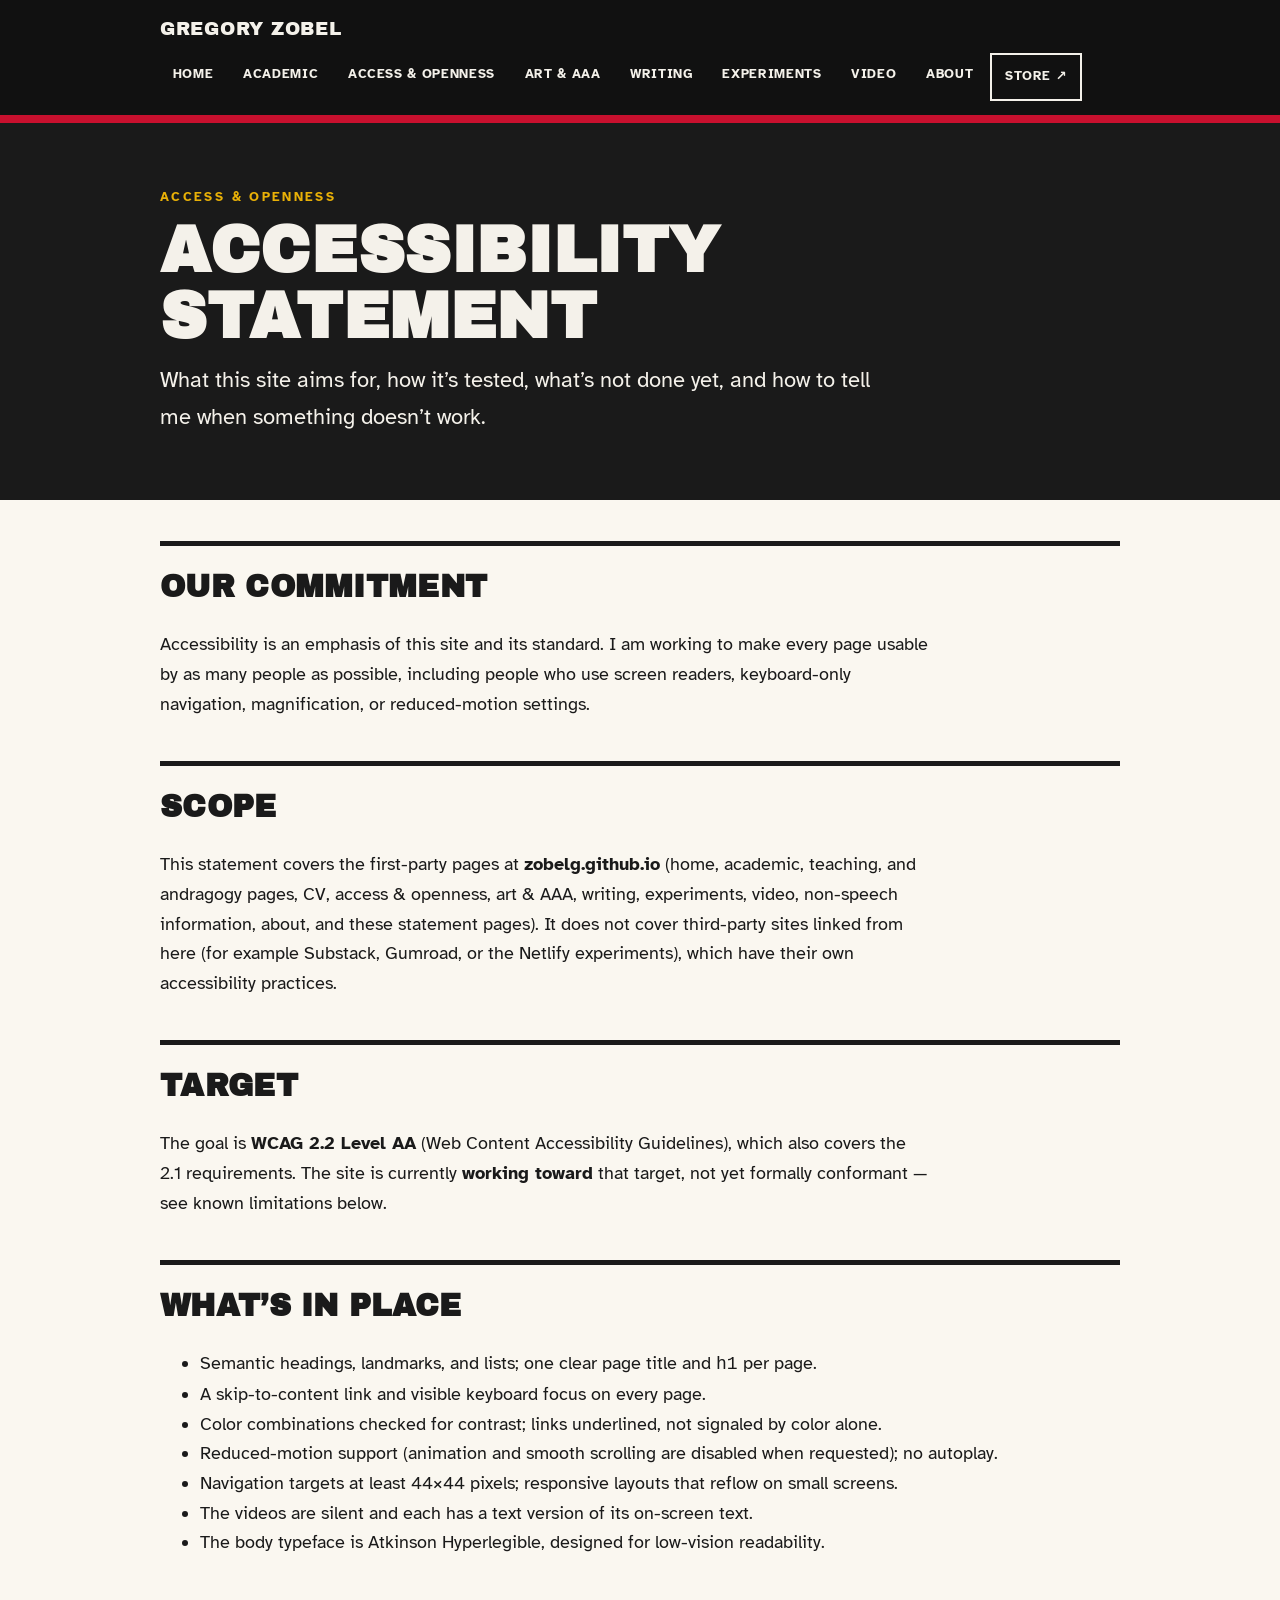
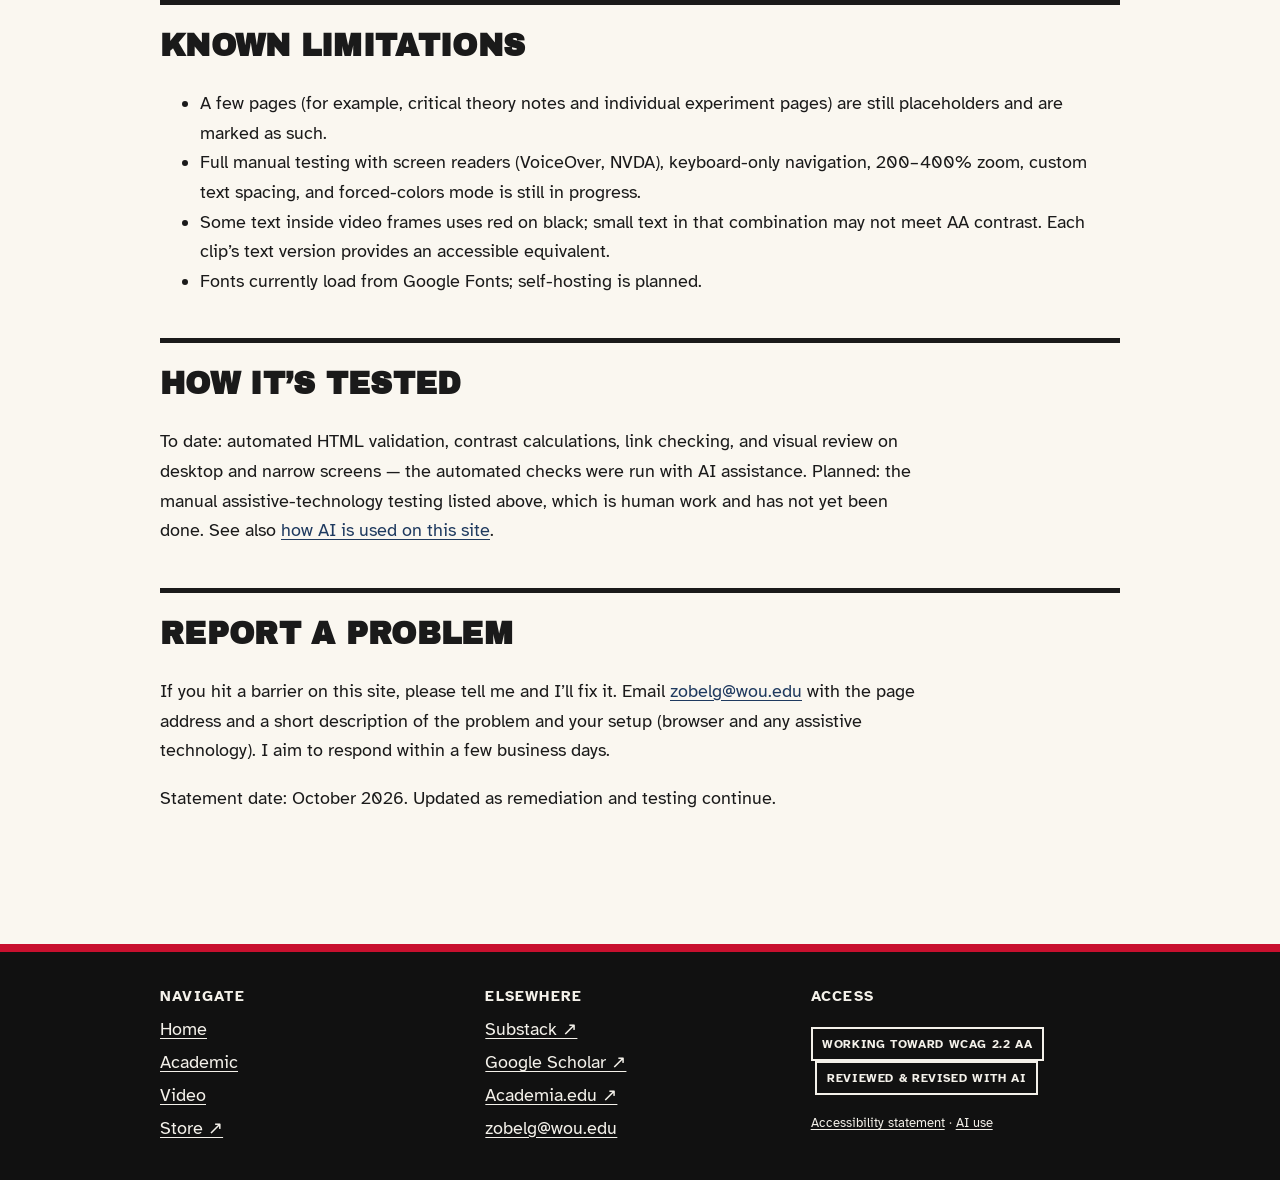
<file: accessibility.html>
<!DOCTYPE html>
<html lang="en">
<head>
<meta charset="utf-8">
<meta name="viewport" content="width=device-width, initial-scale=1">
<title>Accessibility Statement — Gregory Zobel</title>
<meta name="description" content="Accessibility statement for zobelg.github.io: scope, target, testing, known limitations, and how to report problems.">
<link rel="preconnect" href="https://fonts.googleapis.com">
<link rel="preconnect" href="https://fonts.gstatic.com" crossorigin>
<link href="https://fonts.googleapis.com/css2?family=Archivo+Black&family=Atkinson+Hyperlegible:ital,wght@0,400;0,700;1,400;1,700&display=swap" rel="stylesheet">
<link rel="stylesheet" href="assets/css/site.css">
</head>
<body class="register-academic">
<a class="skip" href="#main">Skip to main content</a>
<header class="site-header">
  <div class="wrap">
    <a class="brand" href="index.html">Gregory&nbsp;Zobel</a>
    <nav class="site-nav" aria-label="Primary">
      <ul>
        <li><a href="index.html">Home</a></li>
        <li><a href="academic.html">Academic</a></li>
        <li><a href="academic.html#access">Access &amp; Openness</a></li>
        <li><a href="aaa.html">Art &amp; AAA</a></li>
        <li><a href="aaa.html#writing">Writing</a></li>
        <li><a href="experiments.html">Experiments</a></li>
        <li><a href="video.html">Video</a></li>
        <li><a href="academic.html#about">About</a></li>
        <li class="nav-store"><a href="https://compgizmo.gumroad.com/" rel="noopener">Store</a></li>
      </ul>
    </nav>
  </div>
</header>
<div class="hero"><div class="wrap">
  <p class="kicker">Access &amp; Openness</p>
  <h1>Accessibility Statement</h1>
  <p class="lede">What this site aims for, how it’s tested, what’s not done yet, and how to tell me when something doesn’t work.</p>
</div></div>
<main id="main"><div class="wrap">

  <h2>Our commitment</h2>
  <p>Accessibility is an emphasis of this site and its standard. I am working to make every page usable by as many people as possible, including people who use screen readers, keyboard-only navigation, magnification, or reduced-motion settings.</p>

  <h2>Scope</h2>
  <p>This statement covers the first-party pages at <strong>zobelg.github.io</strong> (home, academic, teaching, and andragogy pages, CV, access &amp; openness, art &amp; AAA, writing, experiments, video, non-speech information, about, and these statement pages). It does not cover third-party sites linked from here (for example Substack, Gumroad, or the Netlify experiments), which have their own accessibility practices.</p>

  <h2>Target</h2>
  <p>The goal is <strong>WCAG 2.2 Level AA</strong> (Web Content Accessibility Guidelines), which also covers the 2.1 requirements. The site is currently <strong>working toward</strong> that target, not yet formally conformant — see known limitations below.</p>

  <h2>What’s in place</h2>
  <ul>
    <li>Semantic headings, landmarks, and lists; one clear page title and <code>h1</code> per page.</li>
    <li>A skip-to-content link and visible keyboard focus on every page.</li>
    <li>Color combinations checked for contrast; links underlined, not signaled by color alone.</li>
    <li>Reduced-motion support (animation and smooth scrolling are disabled when requested); no autoplay.</li>
    <li>Navigation targets at least 44×44 pixels; responsive layouts that reflow on small screens.</li>
    <li>The videos are silent and each has a text version of its on-screen text.</li>
    <li>The body typeface is Atkinson Hyperlegible, designed for low-vision readability.</li>
  </ul>

  <h2>Known limitations</h2>
  <ul>
    <li>A few pages (for example, critical theory notes and individual experiment pages) are still placeholders and are marked as such.</li>
    <li>Full manual testing with screen readers (VoiceOver, NVDA), keyboard-only navigation, 200–400% zoom, custom text spacing, and forced-colors mode is still in progress.</li>
    <li>Some text inside video frames uses red on black; small text in that combination may not meet AA contrast. Each clip’s text version provides an accessible equivalent.</li>
    <li>Fonts currently load from Google Fonts; self-hosting is planned.</li>
  </ul>

  <h2>How it’s tested</h2>
  <p>To date: automated HTML validation, contrast calculations, link checking, and visual review on desktop and narrow screens — the automated checks were run with AI assistance. Planned: the manual assistive-technology testing listed above, which is human work and has not yet been done. See also <a href="ai-use.html">how AI is used on this site</a>.</p>

  <h2>Report a problem</h2>
  <p>If you hit a barrier on this site, please tell me and I’ll fix it. Email <a href="mailto:zobelg@wou.edu">zobelg@wou.edu</a> with the page address and a short description of the problem and your setup (browser and any assistive technology). I aim to respond within a few business days.</p>

  <p class="meta">Statement date: October 2026. Updated as remediation and testing continue.</p>
</div></main>
<footer class="site-footer"><div class="wrap">
  <div><h2>Navigate</h2><ul><li><a href="index.html">Home</a></li><li><a href="academic.html">Academic</a></li><li><a href="video.html">Video</a></li><li><a href="https://compgizmo.gumroad.com/" rel="noopener">Store ↗</a></li></ul></div>
  <div><h2>Elsewhere</h2><ul><li><a href="https://closedcaptionpassion.substack.com/" rel="noopener">Substack ↗</a></li><li><a href="https://scholar.google.com/citations?user=opu3ghUAAAAJ&amp;hl=en" rel="noopener">Google Scholar ↗</a></li><li><a href="https://wou.academia.edu/GregoryZobel" rel="noopener">Academia.edu ↗</a></li><li><a href="mailto:zobelg@wou.edu">zobelg@wou.edu</a></li></ul></div>
  <div><h2>Access</h2><p><span class="badge">Working toward WCAG 2.2 AA</span> <a class="badge" href="ai-use.html">Reviewed &amp; revised with AI</a></p><p class="fineprint"><a href="accessibility.html">Accessibility statement</a> · <a href="ai-use.html">AI use</a></p></div>
</div></footer>
</body>
</html>
</file>
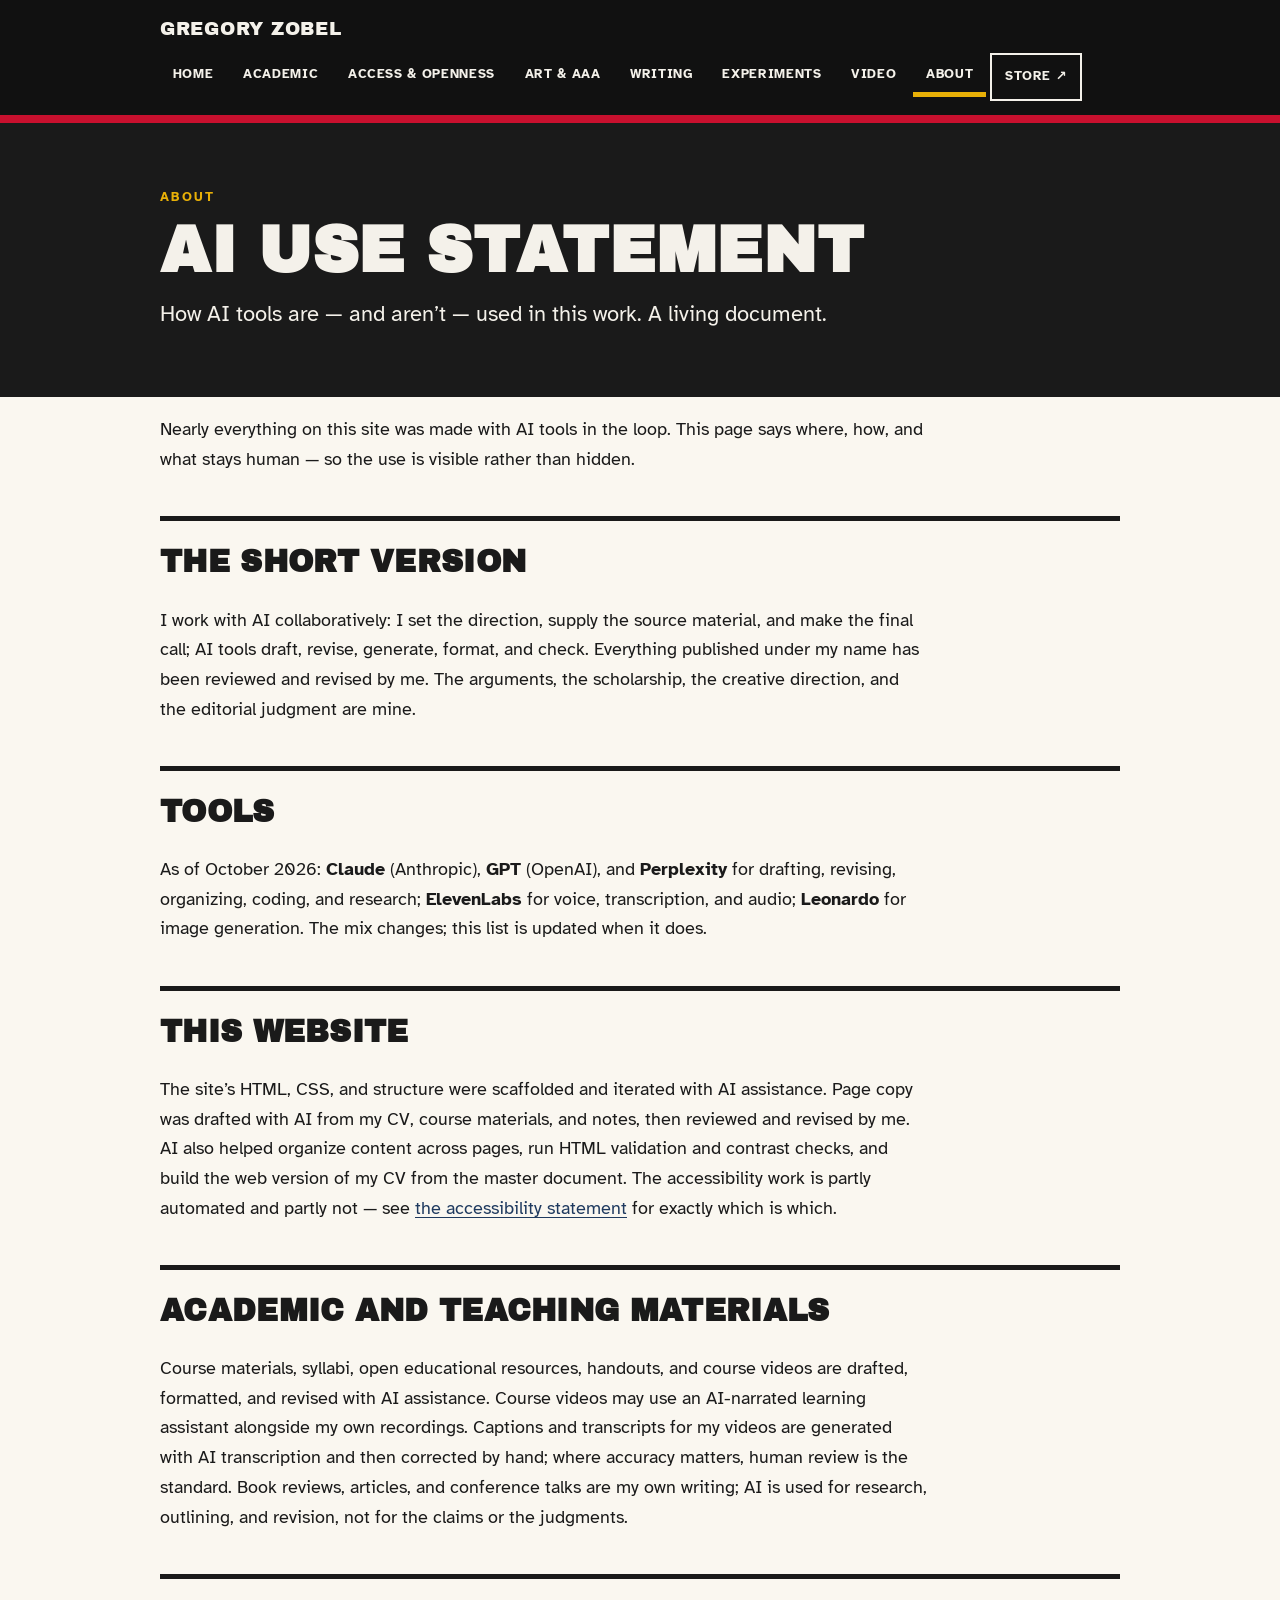
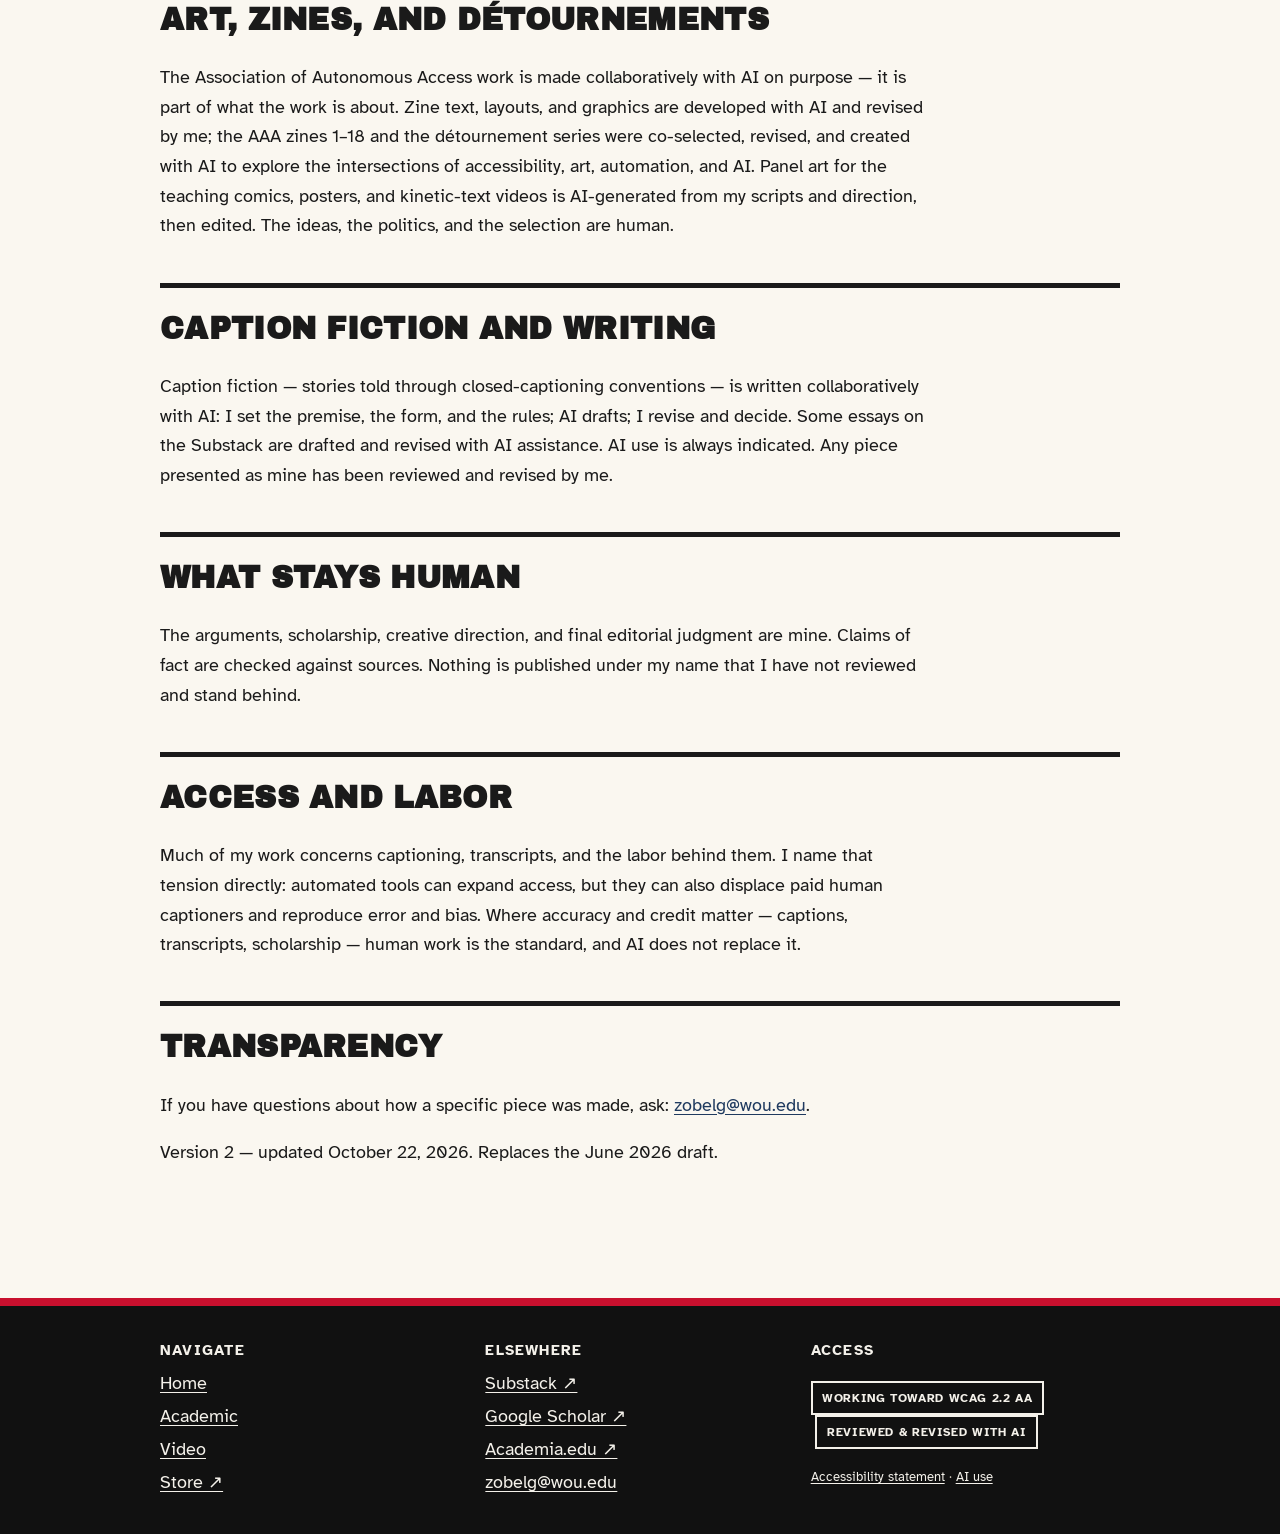
<file: ai-use.html>
<!DOCTYPE html>
<html lang="en">
<head>
<meta charset="utf-8">
<meta name="viewport" content="width=device-width, initial-scale=1">
<title>AI Use Statement — Gregory Zobel</title>
<meta name="description" content="How Gregory Zobel uses AI tools — Claude, GPT, Perplexity, ElevenLabs, Leonardo — in building this site, teaching materials, zines and art, caption fiction, and writing, and what stays human.">
<link rel="preconnect" href="https://fonts.googleapis.com">
<link rel="preconnect" href="https://fonts.gstatic.com" crossorigin>
<link href="https://fonts.googleapis.com/css2?family=Archivo+Black&family=Atkinson+Hyperlegible:ital,wght@0,400;0,700;1,400;1,700&display=swap" rel="stylesheet">
<link rel="stylesheet" href="assets/css/site.css">
</head>
<body class="register-academic">
<a class="skip" href="#main">Skip to main content</a>
<header class="site-header">
  <div class="wrap">
    <a class="brand" href="index.html">Gregory&nbsp;Zobel</a>
    <nav class="site-nav" aria-label="Primary">
      <ul>
        <li><a href="index.html">Home</a></li>
        <li><a href="academic.html">Academic</a></li>
        <li><a href="academic.html#access">Access &amp; Openness</a></li>
        <li><a href="aaa.html">Art &amp; AAA</a></li>
        <li><a href="aaa.html#writing">Writing</a></li>
        <li><a href="experiments.html">Experiments</a></li>
        <li><a href="video.html">Video</a></li>
        <li><a href="academic.html#about" aria-current="page">About</a></li>
        <li class="nav-store"><a href="https://compgizmo.gumroad.com/" rel="noopener">Store</a></li>
      </ul>
    </nav>
  </div>
</header>
<div class="hero"><div class="wrap">
  <p class="kicker">About</p>
  <h1>AI Use Statement</h1>
  <p class="lede">How AI tools are — and aren’t — used in this work. A living document.</p>
</div></div>
<main id="main"><div class="wrap">
  <p class="lede">Nearly everything on this site was made with AI tools in the loop. This page says where, how, and what stays human — so the use is visible rather than hidden.</p>

  <h2>The short version</h2>
  <p>I work with AI collaboratively: I set the direction, supply the source material, and make the final call; AI tools draft, revise, generate, format, and check. Everything published under my name has been reviewed and revised by me. The arguments, the scholarship, the creative direction, and the editorial judgment are mine.</p>

  <h2>Tools</h2>
  <p>As of October 2026: <strong>Claude</strong> (Anthropic), <strong>GPT</strong> (OpenAI), and <strong>Perplexity</strong> for drafting, revising, organizing, coding, and research; <strong>ElevenLabs</strong> for voice, transcription, and audio; <strong>Leonardo</strong> for image generation. The mix changes; this list is updated when it does.</p>

  <h2>This website</h2>
  <p>The site’s HTML, CSS, and structure were scaffolded and iterated with AI assistance. Page copy was drafted with AI from my CV, course materials, and notes, then reviewed and revised by me. AI also helped organize content across pages, run HTML validation and contrast checks, and build the web version of my CV from the master document. The accessibility work is partly automated and partly not — see <a href="accessibility.html">the accessibility statement</a> for exactly which is which.</p>

  <h2>Academic and teaching materials</h2>
  <p>Course materials, syllabi, open educational resources, handouts, and course videos are drafted, formatted, and revised with AI assistance. Course videos may use an AI-narrated learning assistant alongside my own recordings. Captions and transcripts for my videos are generated with AI transcription and then corrected by hand; where accuracy matters, human review is the standard. Book reviews, articles, and conference talks are my own writing; AI is used for research, outlining, and revision, not for the claims or the judgments.</p>

  <h2>Art, zines, and détournements</h2>
  <p>The Association of Autonomous Access work is made collaboratively with AI on purpose — it is part of what the work is about. Zine text, layouts, and graphics are developed with AI and revised by me; the AAA zines 1–18 and the détournement series were co-selected, revised, and created with AI to explore the intersections of accessibility, art, automation, and AI. Panel art for the teaching comics, posters, and kinetic-text videos is AI-generated from my scripts and direction, then edited. The ideas, the politics, and the selection are human.</p>

  <h2>Caption fiction and writing</h2>
  <p>Caption fiction — stories told through closed-captioning conventions — is written collaboratively with AI: I set the premise, the form, and the rules; AI drafts; I revise and decide. Some essays on the Substack are drafted and revised with AI assistance. AI use is always indicated. Any piece presented as mine has been reviewed and revised by me.</p>

  <h2>What stays human</h2>
  <p>The arguments, scholarship, creative direction, and final editorial judgment are mine. Claims of fact are checked against sources. Nothing is published under my name that I have not reviewed and stand behind.</p>

  <h2>Access and labor</h2>
  <p>Much of my work concerns captioning, transcripts, and the labor behind them. I name that tension directly: automated tools can expand access, but they can also displace paid human captioners and reproduce error and bias. Where accuracy and credit matter — captions, transcripts, scholarship — human work is the standard, and AI does not replace it.</p>

  <h2>Transparency</h2>
  <p>If you have questions about how a specific piece was made, ask: <a href="mailto:zobelg@wou.edu">zobelg@wou.edu</a>.</p>

  <p class="meta">Version 2 — updated October 22, 2026. Replaces the June 2026 draft.</p>
</div></main>
<footer class="site-footer"><div class="wrap">
  <div><h2>Navigate</h2><ul><li><a href="index.html">Home</a></li><li><a href="academic.html">Academic</a></li><li><a href="video.html">Video</a></li><li><a href="https://compgizmo.gumroad.com/" rel="noopener">Store ↗</a></li></ul></div>
  <div><h2>Elsewhere</h2><ul><li><a href="https://closedcaptionpassion.substack.com/" rel="noopener">Substack ↗</a></li><li><a href="https://scholar.google.com/citations?user=opu3ghUAAAAJ&amp;hl=en" rel="noopener">Google Scholar ↗</a></li><li><a href="https://wou.academia.edu/GregoryZobel" rel="noopener">Academia.edu ↗</a></li><li><a href="mailto:zobelg@wou.edu">zobelg@wou.edu</a></li></ul></div>
  <div><h2>Access</h2><p><span class="badge">Working toward WCAG 2.2 AA</span> <a class="badge" href="ai-use.html">Reviewed &amp; revised with AI</a></p><p class="fineprint"><a href="accessibility.html">Accessibility statement</a> · <a href="ai-use.html">AI use</a></p></div>
</div></footer>
</body>
</html>
</file>
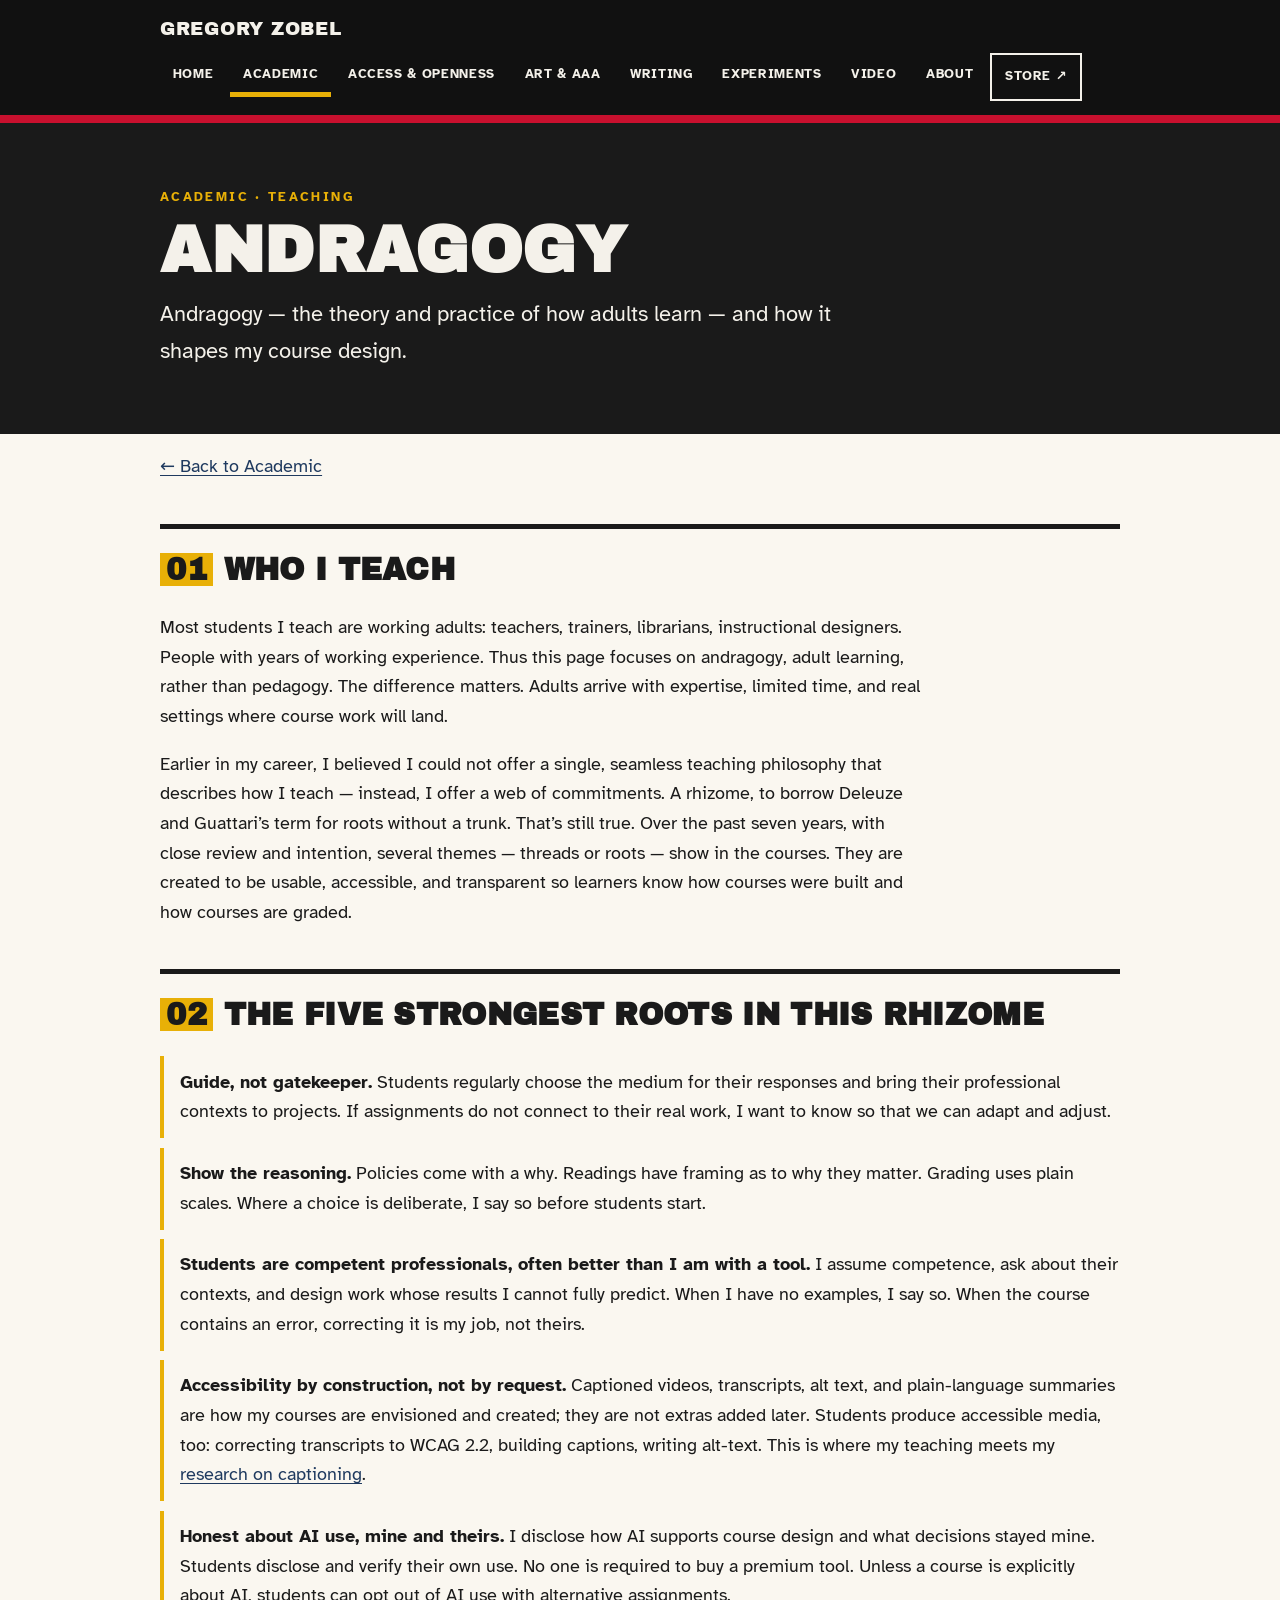
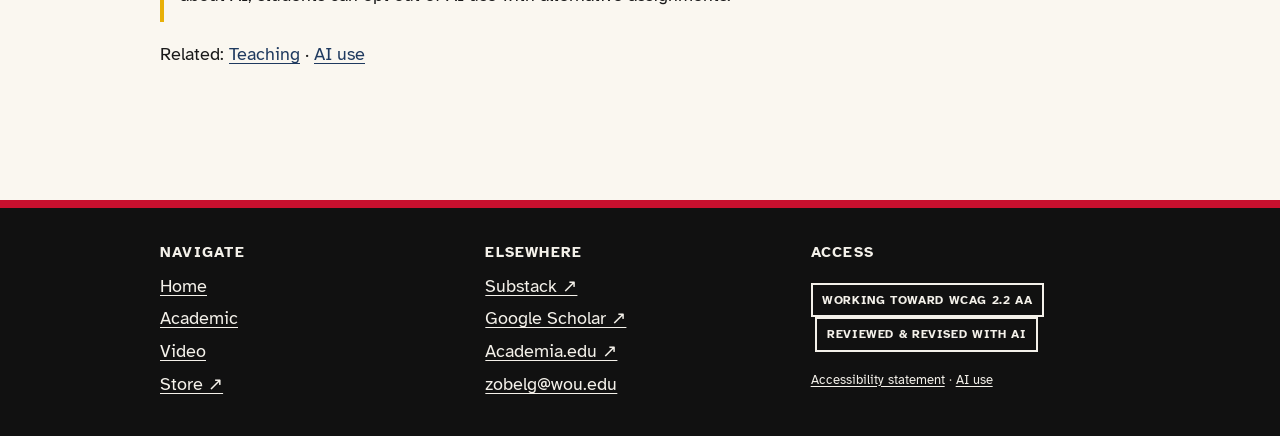
<file: andragogy.html>
<!DOCTYPE html>
<html lang="en">
<head>
<meta charset="utf-8">
<meta name="viewport" content="width=device-width, initial-scale=1">
<title>Andragogy — Gregory Zobel</title>
<meta name="description" content="Andragogy — adult learning theory in practice — by Gregory Zobel.">
<link rel="preconnect" href="https://fonts.googleapis.com">
<link rel="preconnect" href="https://fonts.gstatic.com" crossorigin>
<link href="https://fonts.googleapis.com/css2?family=Archivo+Black&family=Atkinson+Hyperlegible:ital,wght@0,400;0,700;1,400;1,700&display=swap" rel="stylesheet">
<link rel="stylesheet" href="assets/css/site.css">
</head>
<body class="register-academic">
<a class="skip" href="#main">Skip to main content</a>
<header class="site-header">
  <div class="wrap">
    <a class="brand" href="index.html">Gregory&nbsp;Zobel</a>
    <nav class="site-nav" aria-label="Primary">
      <ul>
        <li><a href="index.html">Home</a></li>
        <li><a href="academic.html" aria-current="page">Academic</a></li>
        <li><a href="academic.html#access">Access &amp; Openness</a></li>
        <li><a href="aaa.html">Art &amp; AAA</a></li>
        <li><a href="aaa.html#writing">Writing</a></li>
        <li><a href="experiments.html">Experiments</a></li>
        <li><a href="video.html">Video</a></li>
        <li><a href="academic.html#about">About</a></li>
        <li class="nav-store"><a href="https://compgizmo.gumroad.com/" rel="noopener">Store</a></li>
      </ul>
    </nav>
  </div>
</header>
<div class="hero"><div class="wrap">
  <p class="kicker">Academic · Teaching</p>
  <h1>Andragogy</h1>
  <p class="lede">Andragogy — the theory and practice of how adults learn — and how it shapes my course design.</p>
</div></div>
<main id="main"><div class="wrap">
  <p><a href="academic.html">← Back to Academic</a></p>
  <h2><span class="n" aria-hidden="true">01</span> Who I teach</h2>
  <p>Most students I teach are working adults: teachers, trainers, librarians, instructional designers. People with years of working experience. Thus this page focuses on andragogy, adult learning, rather than pedagogy. The difference matters. Adults arrive with expertise, limited time, and real settings where course work will land.</p>
  <p>Earlier in my career, I believed I could not offer a single, seamless teaching philosophy that describes how I teach — instead, I offer a web of commitments. A rhizome, to borrow Deleuze and Guattari&rsquo;s term for roots without a trunk. That&rsquo;s still true. Over the past seven years, with close review and intention, several themes — threads or roots — show in the courses. They are created to be usable, accessible, and transparent so learners know how courses were built and how courses are graded.</p>

  <h2><span class="n" aria-hidden="true">02</span> The five strongest roots in this rhizome</h2>
  <ul class="refs">
    <li><strong>Guide, not gatekeeper.</strong> Students regularly choose the medium for their responses and bring their professional contexts to projects. If assignments do not connect to their real work, I want to know so that we can adapt and adjust.</li>
    <li><strong>Show the reasoning.</strong> Policies come with a why. Readings have framing as to why they matter. Grading uses plain scales. Where a choice is deliberate, I say so before students start.</li>
    <li><strong>Students are competent professionals, often better than I am with a tool.</strong> I assume competence, ask about their contexts, and design work whose results I cannot fully predict. When I have no examples, I say so. When the course contains an error, correcting it is my job, not theirs.</li>
    <li><strong>Accessibility by construction, not by request.</strong> Captioned videos, transcripts, alt text, and plain-language summaries are how my courses are envisioned and created; they are not extras added later. Students produce accessible media, too: correcting transcripts to WCAG 2.2, building captions, writing alt-text. This is where my teaching meets my <a href="non-speech-information.html">research on captioning</a>.</li>
    <li><strong>Honest about AI use, mine and theirs.</strong> I disclose how AI supports course design and what decisions stayed mine. Students disclose and verify their own use. No one is required to buy a premium tool. Unless a course is explicitly about AI, students can opt out of AI use with alternative assignments.</li>
  </ul>
  <p class="meta">Related: <a href="teaching.html">Teaching</a> · <a href="ai-use.html">AI use</a></p>
</div></main>
<footer class="site-footer"><div class="wrap">
  <div><h2>Navigate</h2><ul><li><a href="index.html">Home</a></li><li><a href="academic.html">Academic</a></li><li><a href="video.html">Video</a></li><li><a href="https://compgizmo.gumroad.com/" rel="noopener">Store ↗</a></li></ul></div>
  <div><h2>Elsewhere</h2><ul><li><a href="https://closedcaptionpassion.substack.com/" rel="noopener">Substack ↗</a></li><li><a href="https://scholar.google.com/citations?user=opu3ghUAAAAJ&amp;hl=en" rel="noopener">Google Scholar ↗</a></li><li><a href="https://wou.academia.edu/GregoryZobel" rel="noopener">Academia.edu ↗</a></li><li><a href="mailto:zobelg@wou.edu">zobelg@wou.edu</a></li></ul></div>
  <div><h2>Access</h2><p><span class="badge">Working toward WCAG 2.2 AA</span> <a class="badge" href="ai-use.html">Reviewed &amp; revised with AI</a></p><p class="fineprint"><a href="accessibility.html">Accessibility statement</a> · <a href="ai-use.html">AI use</a></p></div>
</div></footer>
</body>
</html>
</file>
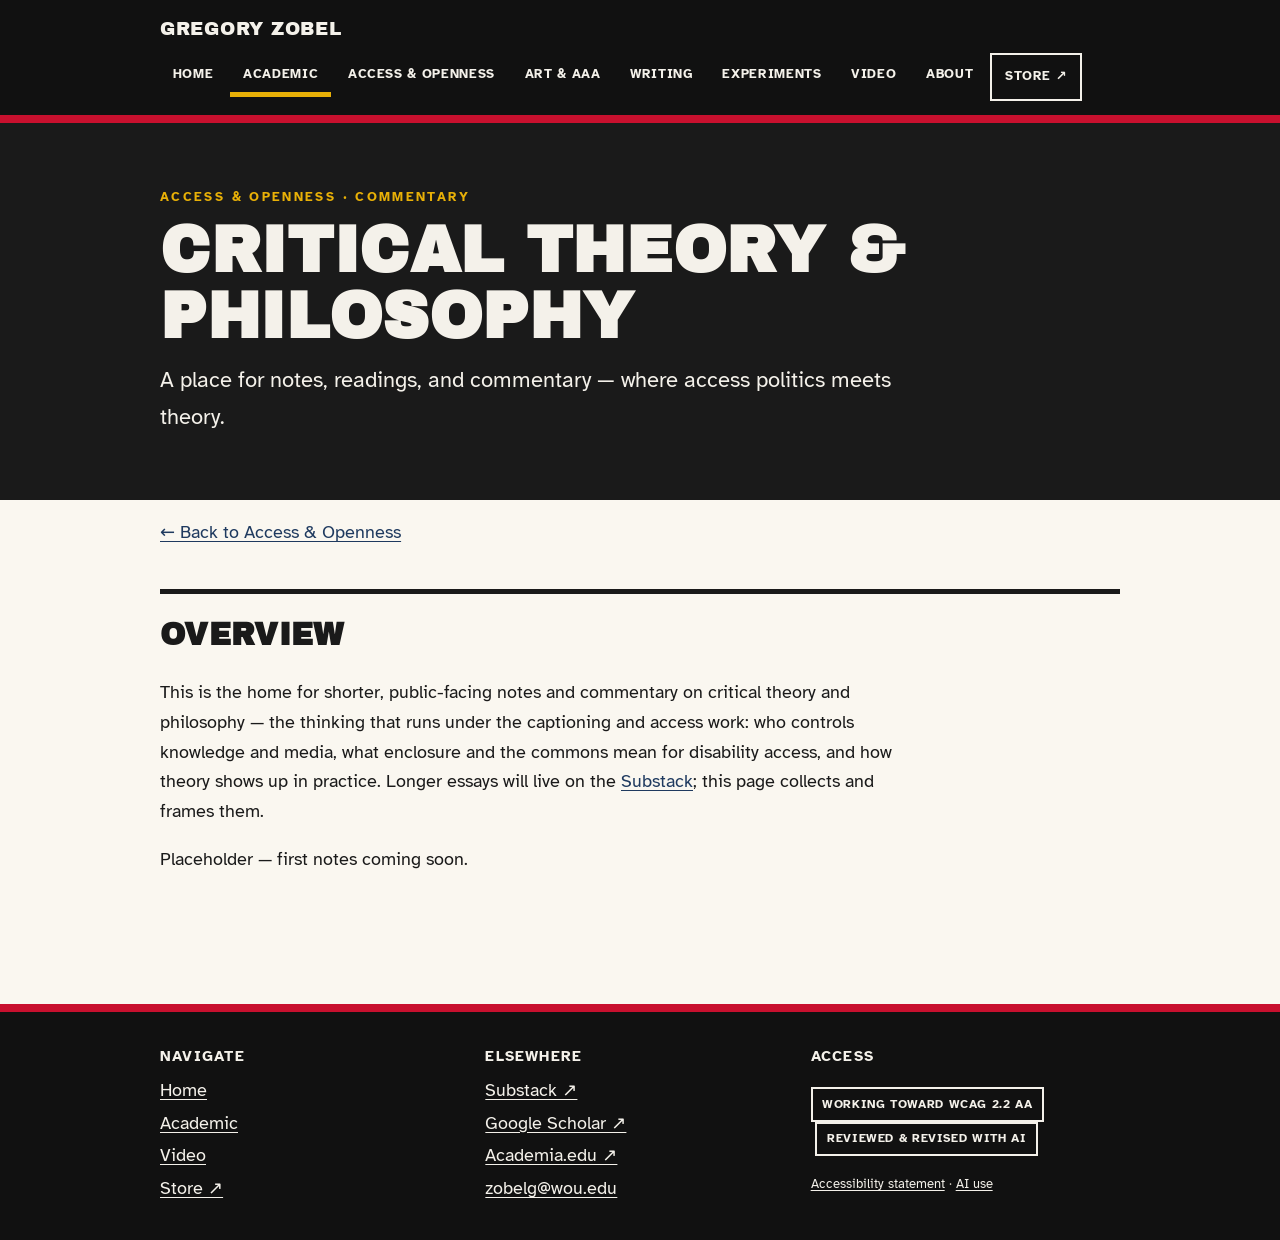
<file: critical-theory.html>
<!DOCTYPE html>
<html lang="en">
<head>
<meta charset="utf-8">
<meta name="viewport" content="width=device-width, initial-scale=1">
<title>Critical Theory &amp; Philosophy — Gregory Zobel</title>
<meta name="description" content="Notes and commentary on critical theory and philosophy by Gregory Zobel.">
<link rel="preconnect" href="https://fonts.googleapis.com">
<link rel="preconnect" href="https://fonts.gstatic.com" crossorigin>
<link href="https://fonts.googleapis.com/css2?family=Archivo+Black&family=Atkinson+Hyperlegible:ital,wght@0,400;0,700;1,400;1,700&display=swap" rel="stylesheet">
<link rel="stylesheet" href="assets/css/site.css">
</head>
<body class="register-academic">
<a class="skip" href="#main">Skip to main content</a>
<header class="site-header">
  <div class="wrap">
    <a class="brand" href="index.html">Gregory&nbsp;Zobel</a>
    <nav class="site-nav" aria-label="Primary">
      <ul>
        <li><a href="index.html">Home</a></li>
        <li><a href="academic.html" aria-current="page">Academic</a></li>
        <li><a href="academic.html#access">Access &amp; Openness</a></li>
        <li><a href="aaa.html">Art &amp; AAA</a></li>
        <li><a href="aaa.html#writing">Writing</a></li>
        <li><a href="experiments.html">Experiments</a></li>
        <li><a href="video.html">Video</a></li>
        <li><a href="academic.html#about">About</a></li>
        <li class="nav-store"><a href="https://compgizmo.gumroad.com/" rel="noopener">Store</a></li>
      </ul>
    </nav>
  </div>
</header>
<div class="hero"><div class="wrap">
  <p class="kicker">Access &amp; Openness · Commentary</p>
  <h1>Critical Theory &amp; Philosophy</h1>
  <p class="lede">A place for notes, readings, and commentary — where access politics meets theory.</p>
</div></div>
<main id="main"><div class="wrap">
  <p><a href="academic.html#access">← Back to Access &amp; Openness</a></p>
  <h2>Overview</h2>
  <p>This is the home for shorter, public-facing notes and commentary on critical theory and philosophy — the thinking that runs under the captioning and access work: who controls knowledge and media, what enclosure and the commons mean for disability access, and how theory shows up in practice. Longer essays will live on the <a href="https://closedcaptionpassion.substack.com/" rel="noopener">Substack</a>; this page collects and frames them.</p>
  <p class="meta">Placeholder — first notes coming soon.</p>
</div></main>
<footer class="site-footer"><div class="wrap">
  <div><h2>Navigate</h2><ul><li><a href="index.html">Home</a></li><li><a href="academic.html">Academic</a></li><li><a href="video.html">Video</a></li><li><a href="https://compgizmo.gumroad.com/" rel="noopener">Store ↗</a></li></ul></div>
  <div><h2>Elsewhere</h2><ul><li><a href="https://closedcaptionpassion.substack.com/" rel="noopener">Substack ↗</a></li><li><a href="https://scholar.google.com/citations?user=opu3ghUAAAAJ&amp;hl=en" rel="noopener">Google Scholar ↗</a></li><li><a href="https://wou.academia.edu/GregoryZobel" rel="noopener">Academia.edu ↗</a></li><li><a href="mailto:zobelg@wou.edu">zobelg@wou.edu</a></li></ul></div>
  <div><h2>Access</h2><p><span class="badge">Working toward WCAG 2.2 AA</span> <a class="badge" href="ai-use.html">Reviewed &amp; revised with AI</a></p><p class="fineprint"><a href="accessibility.html">Accessibility statement</a> · <a href="ai-use.html">AI use</a></p></div>
</div></footer>
</body>
</html>
</file>
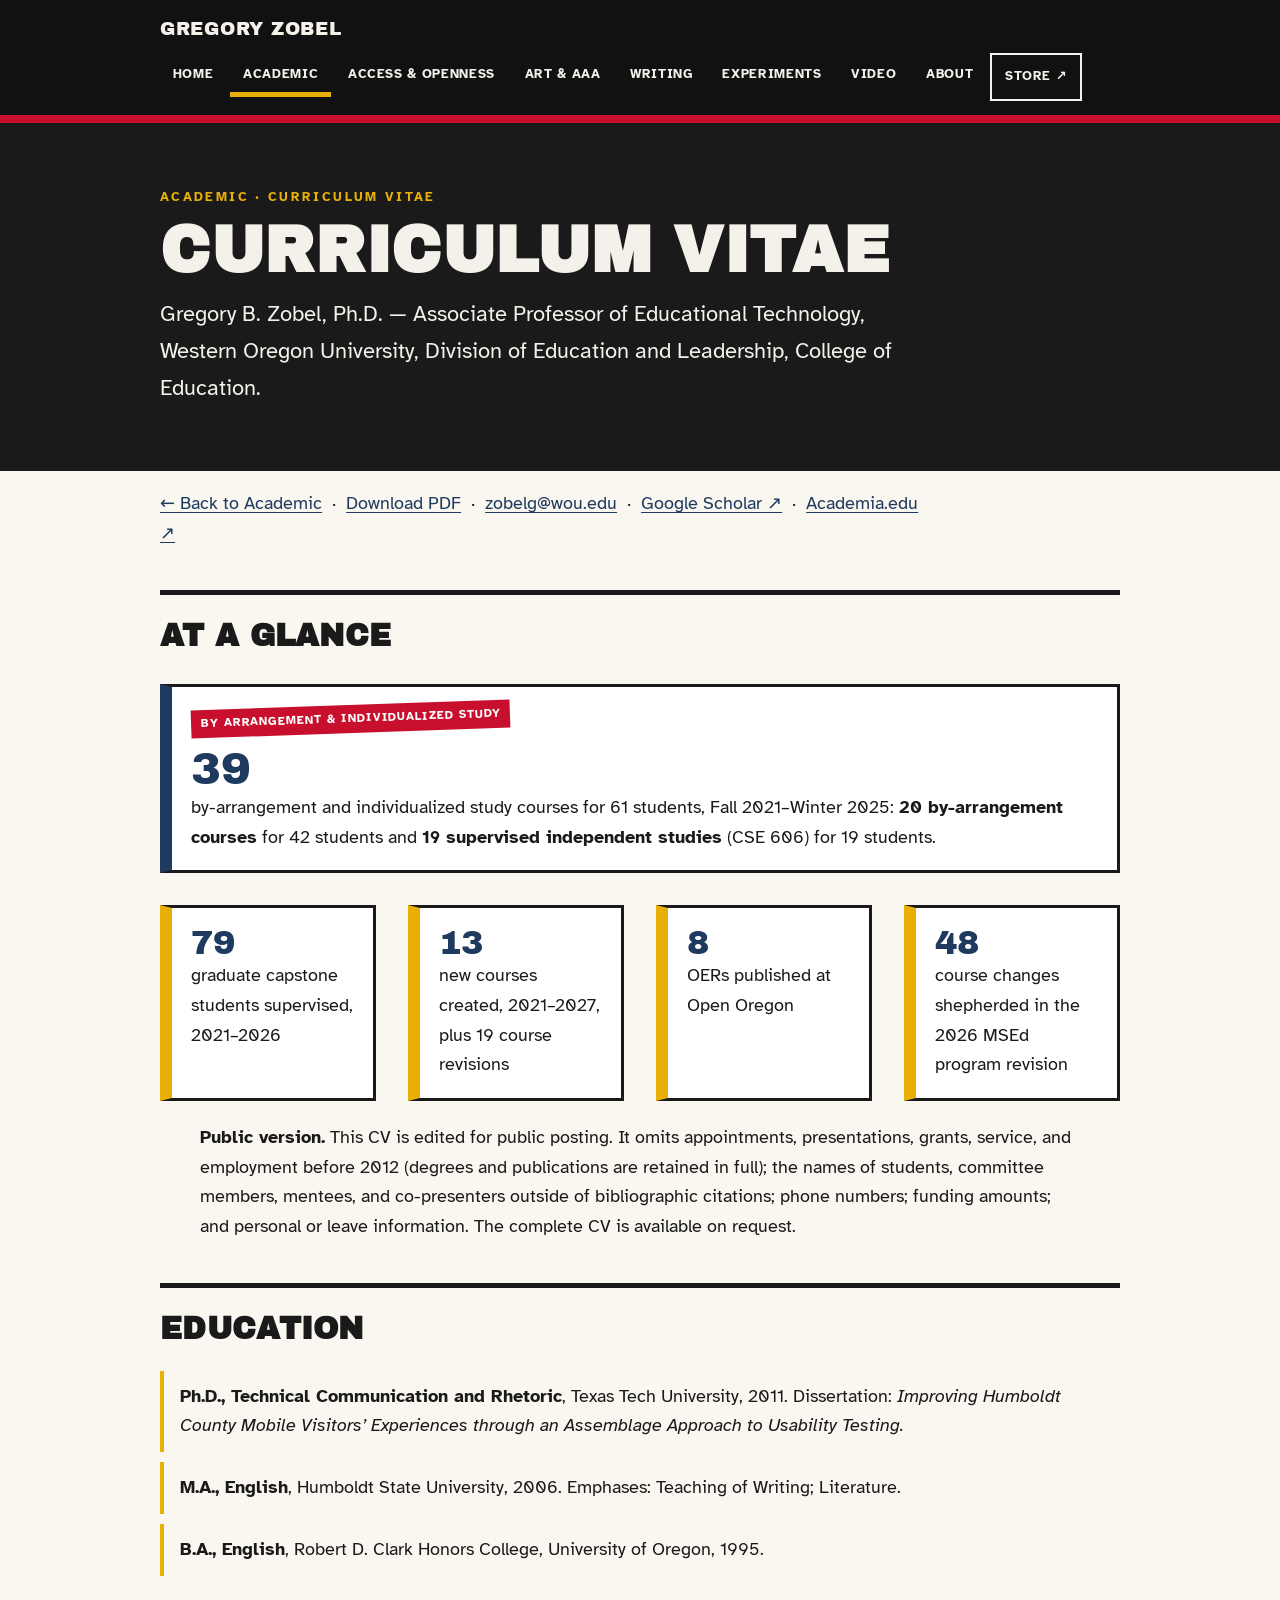
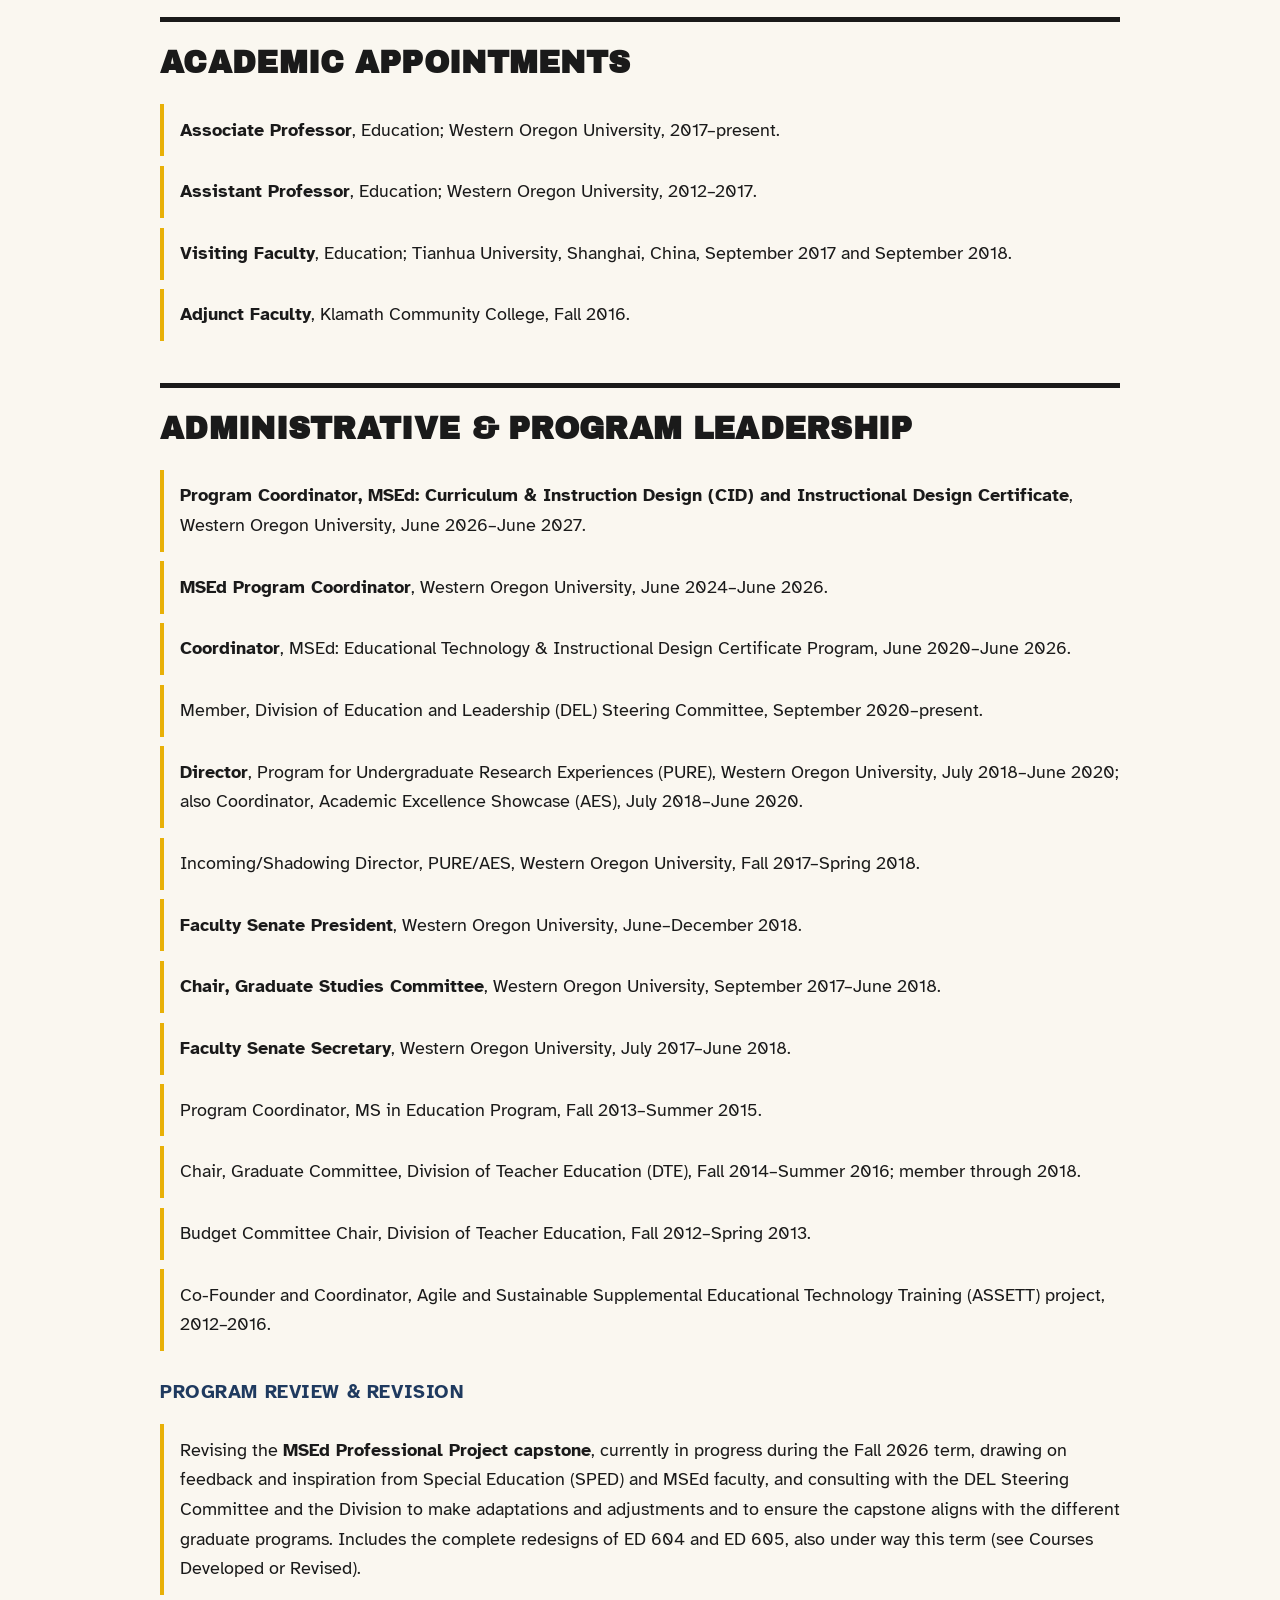
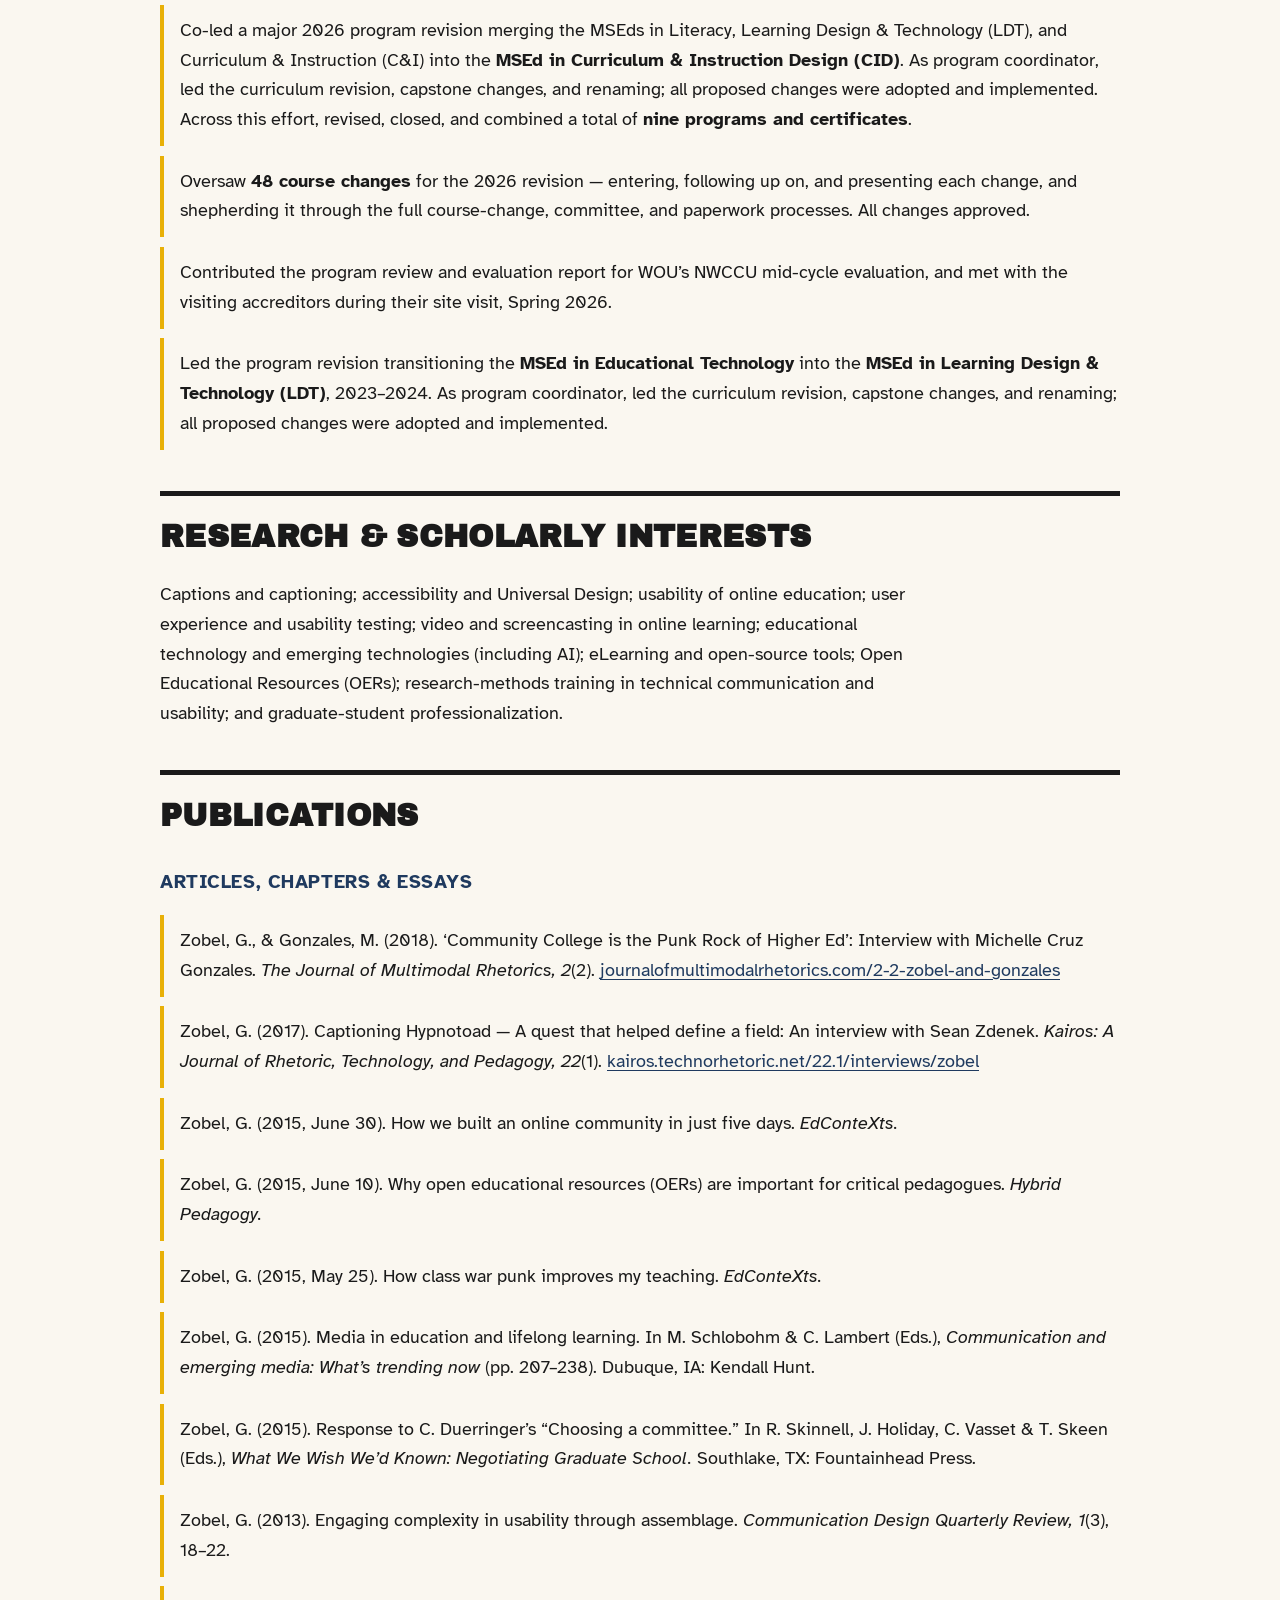
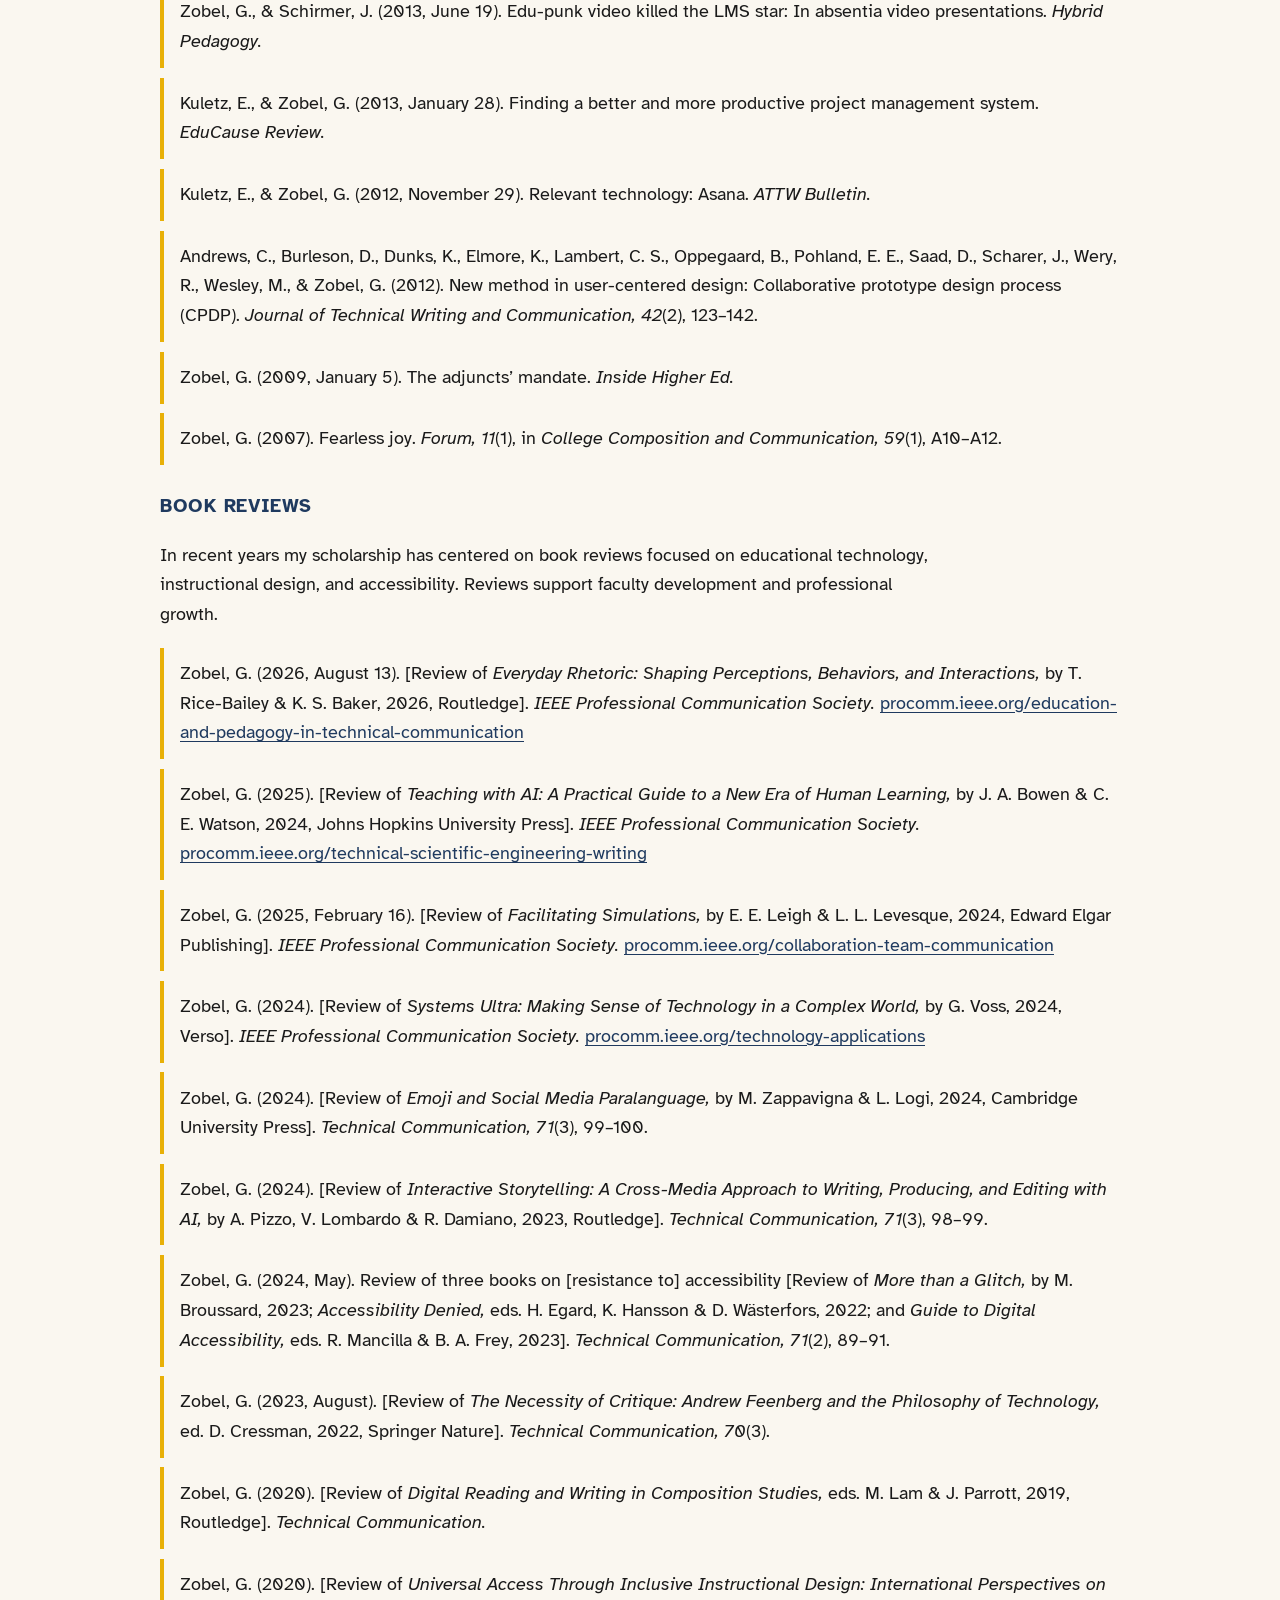
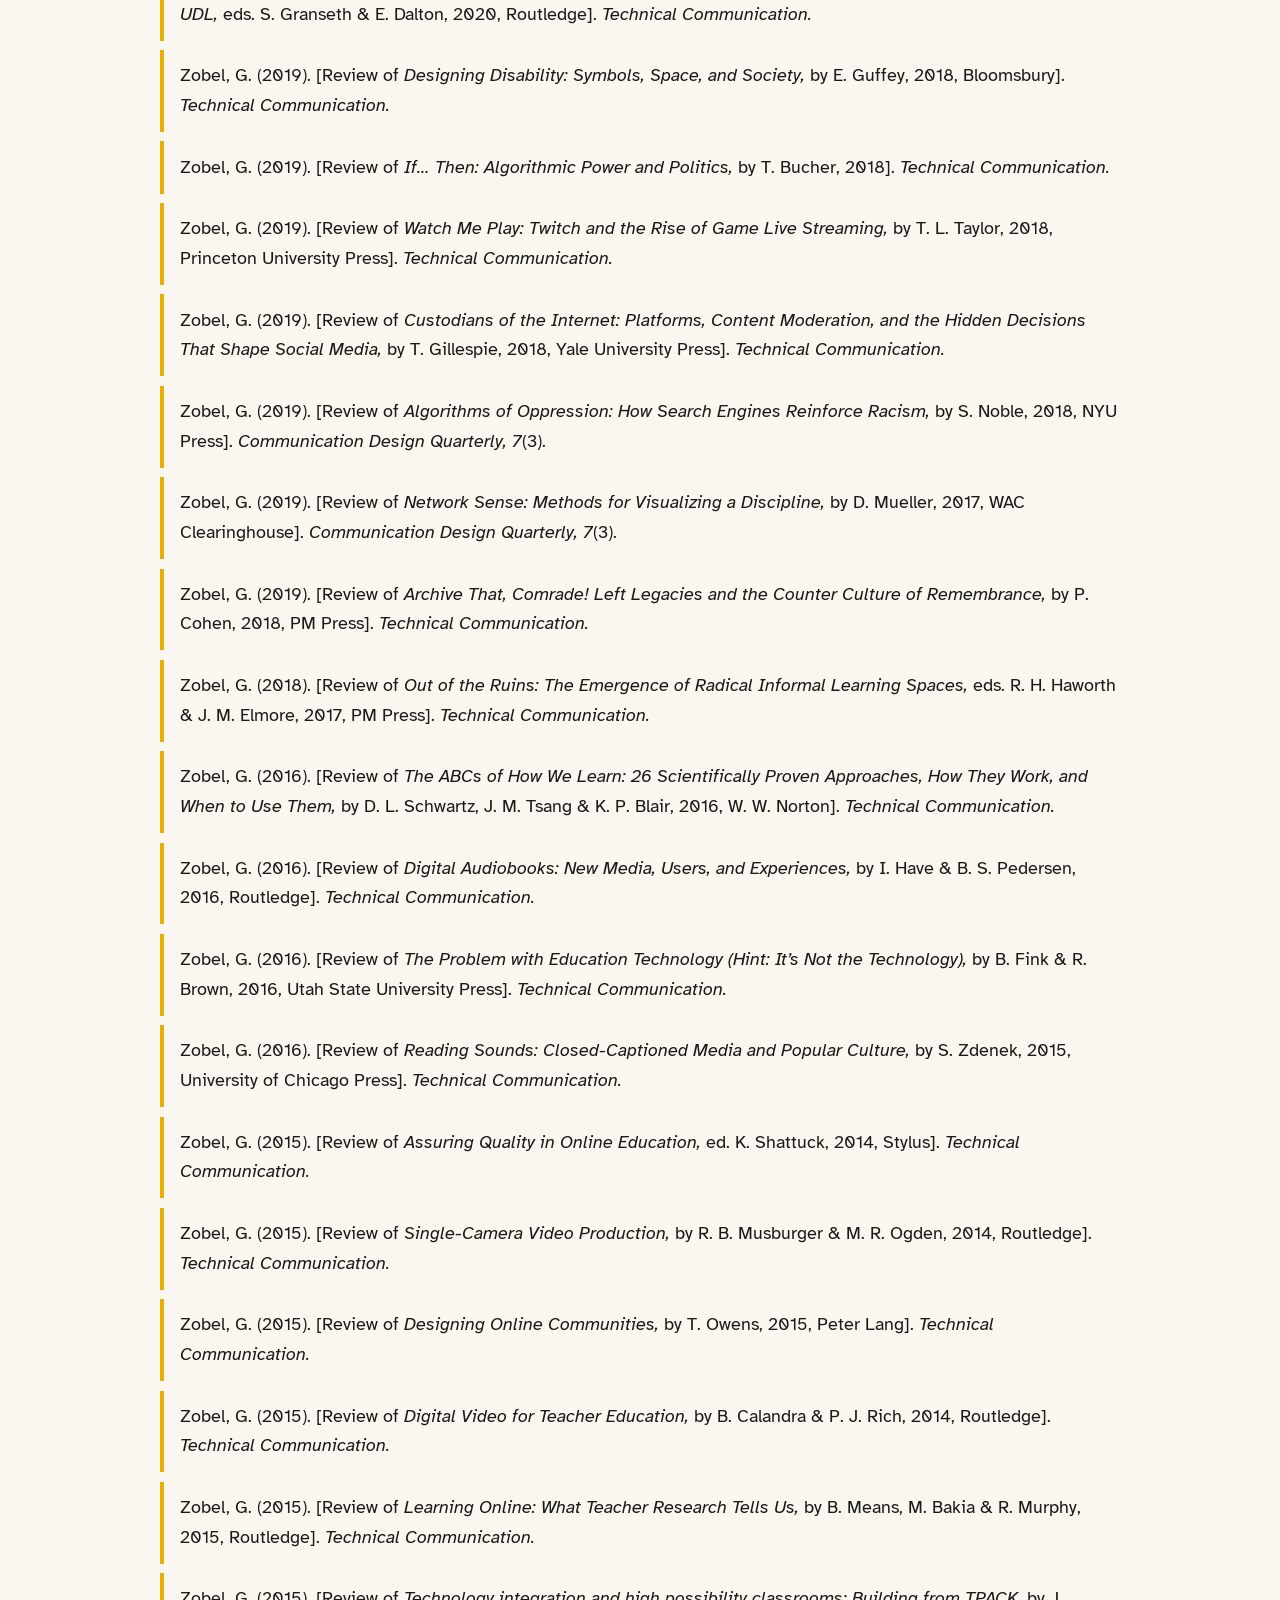
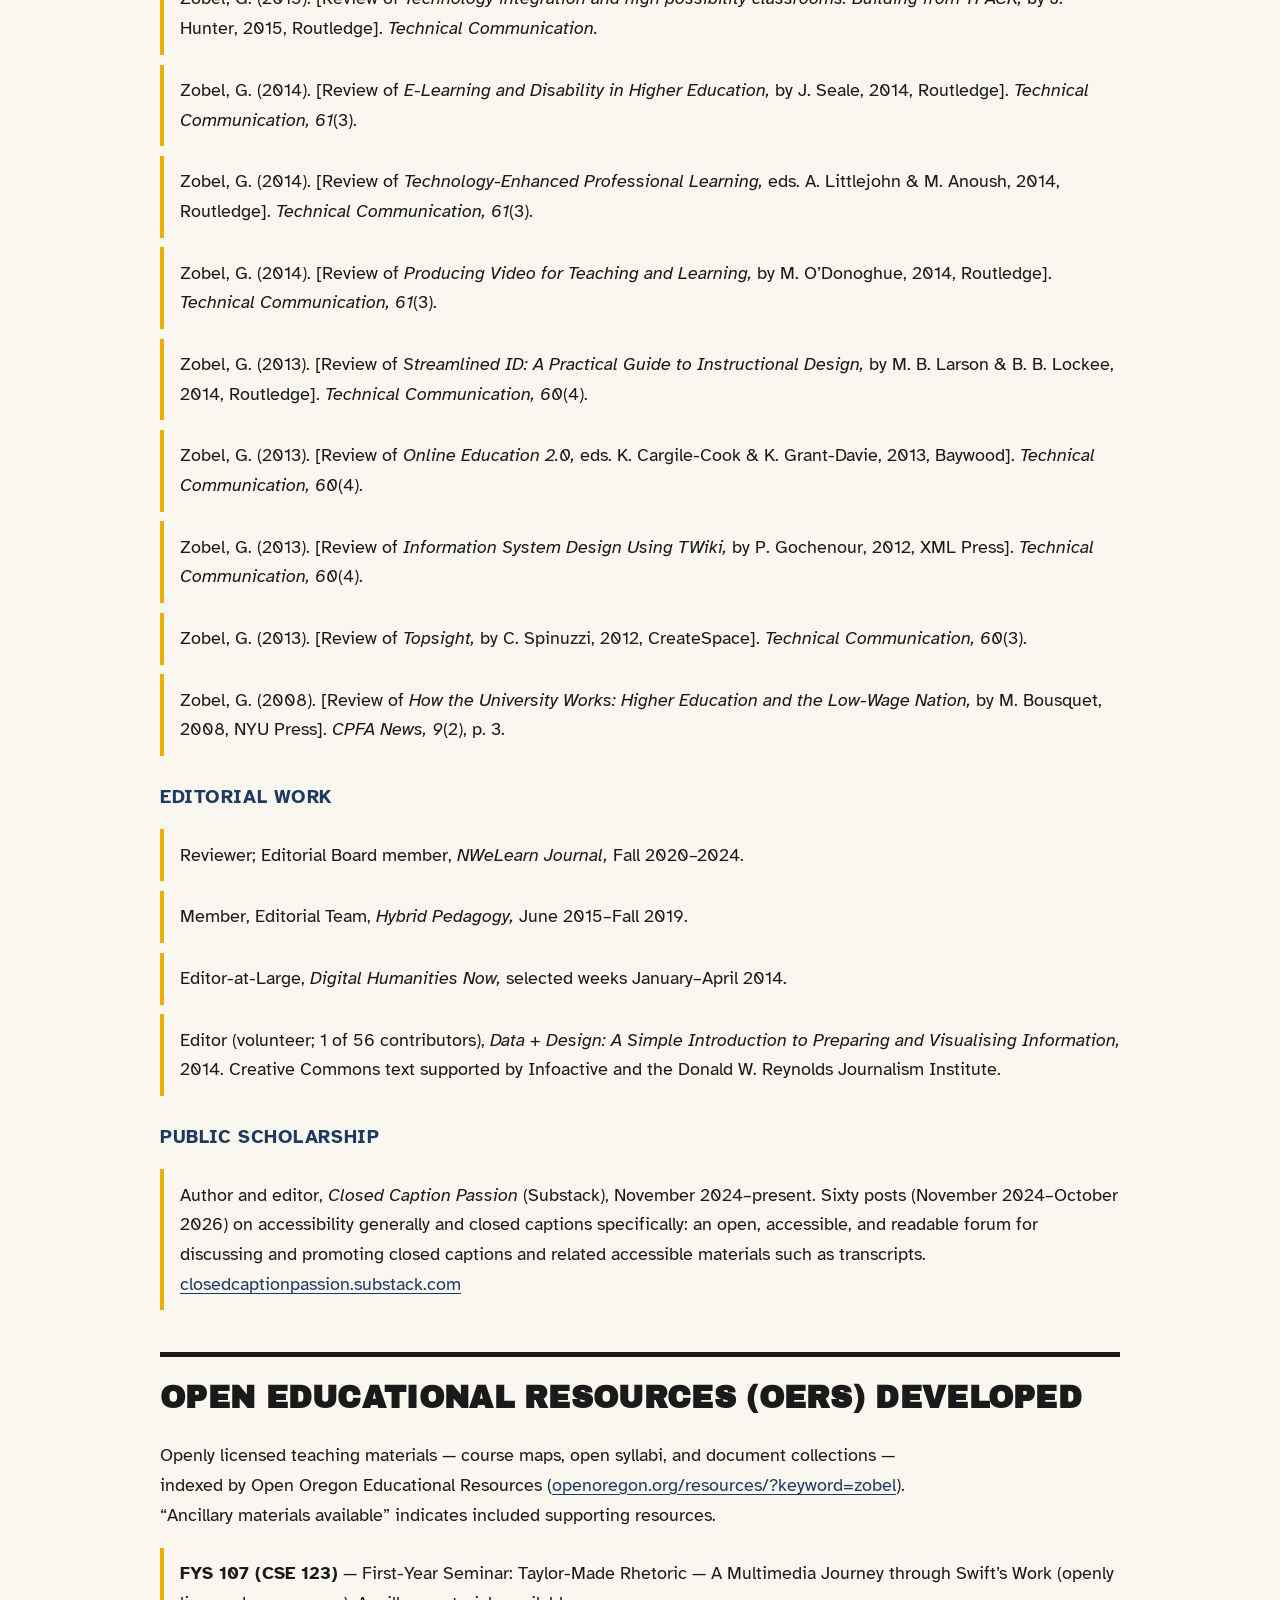
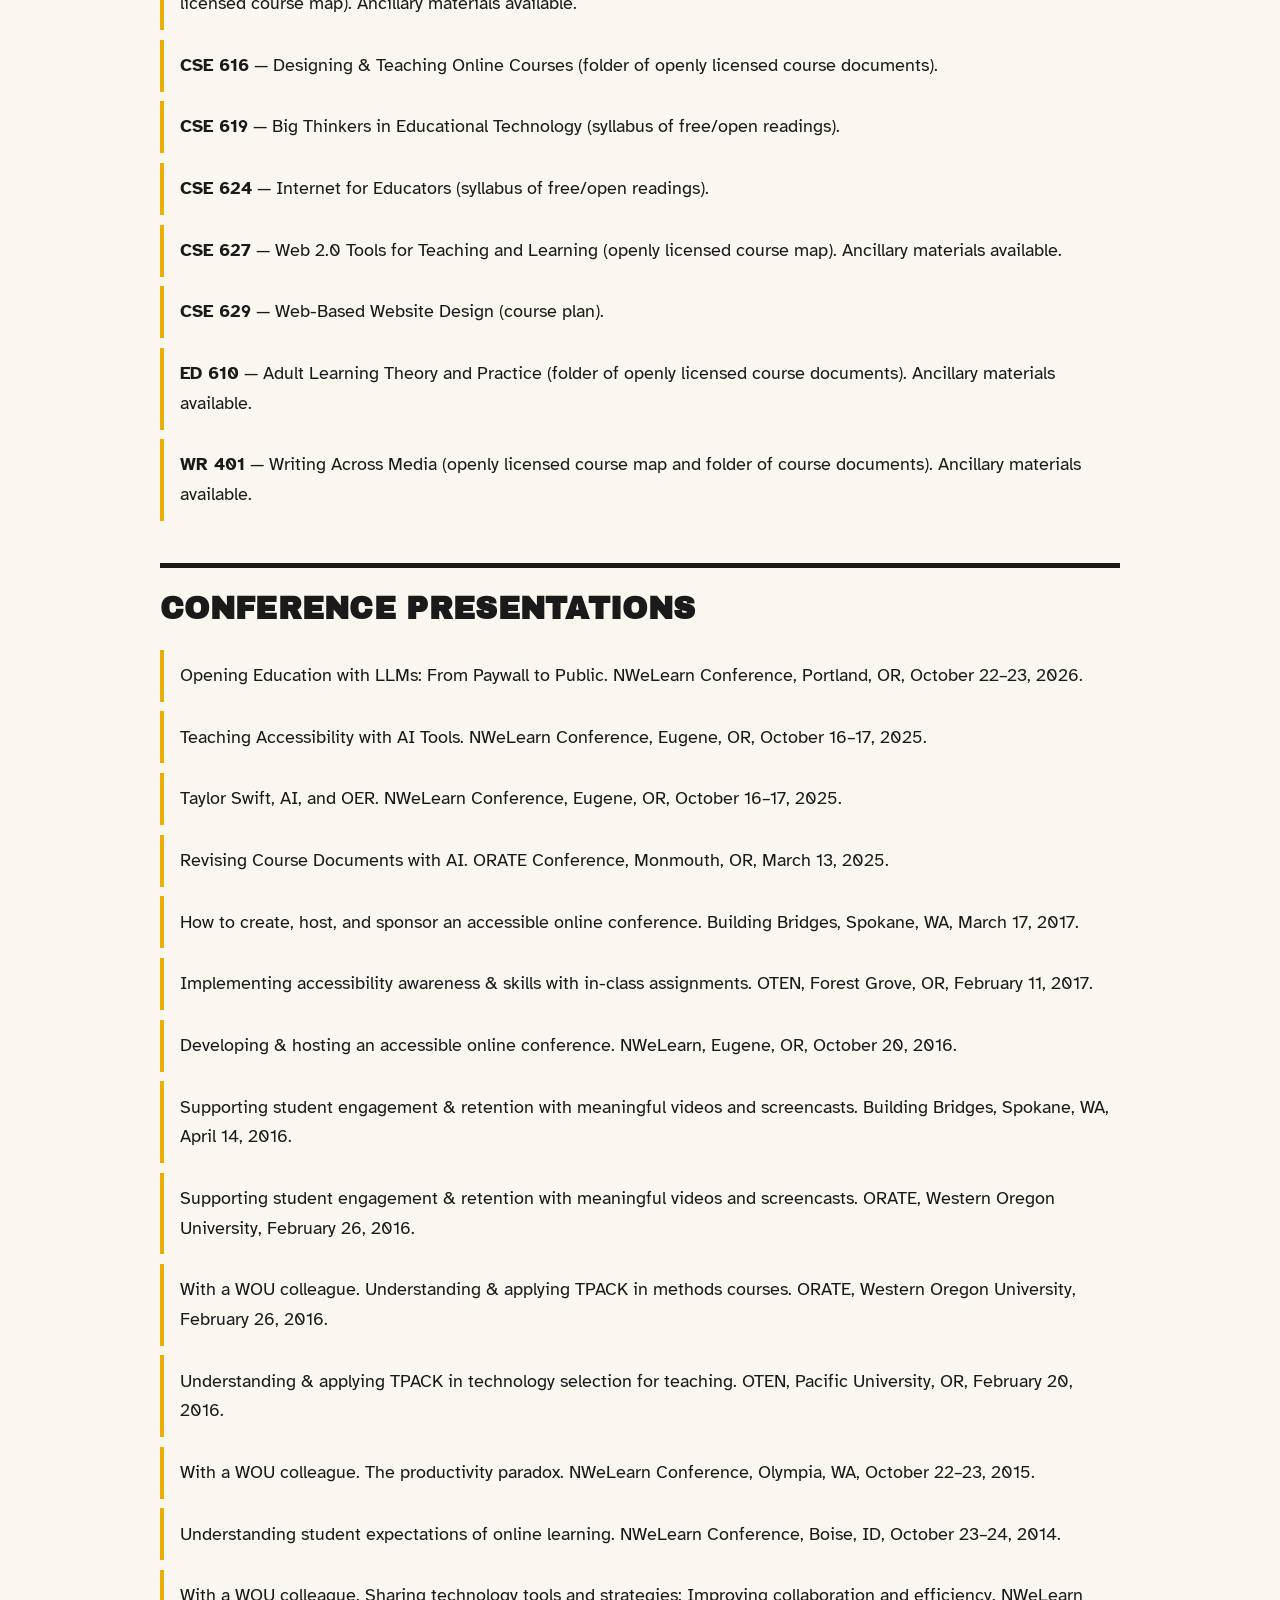
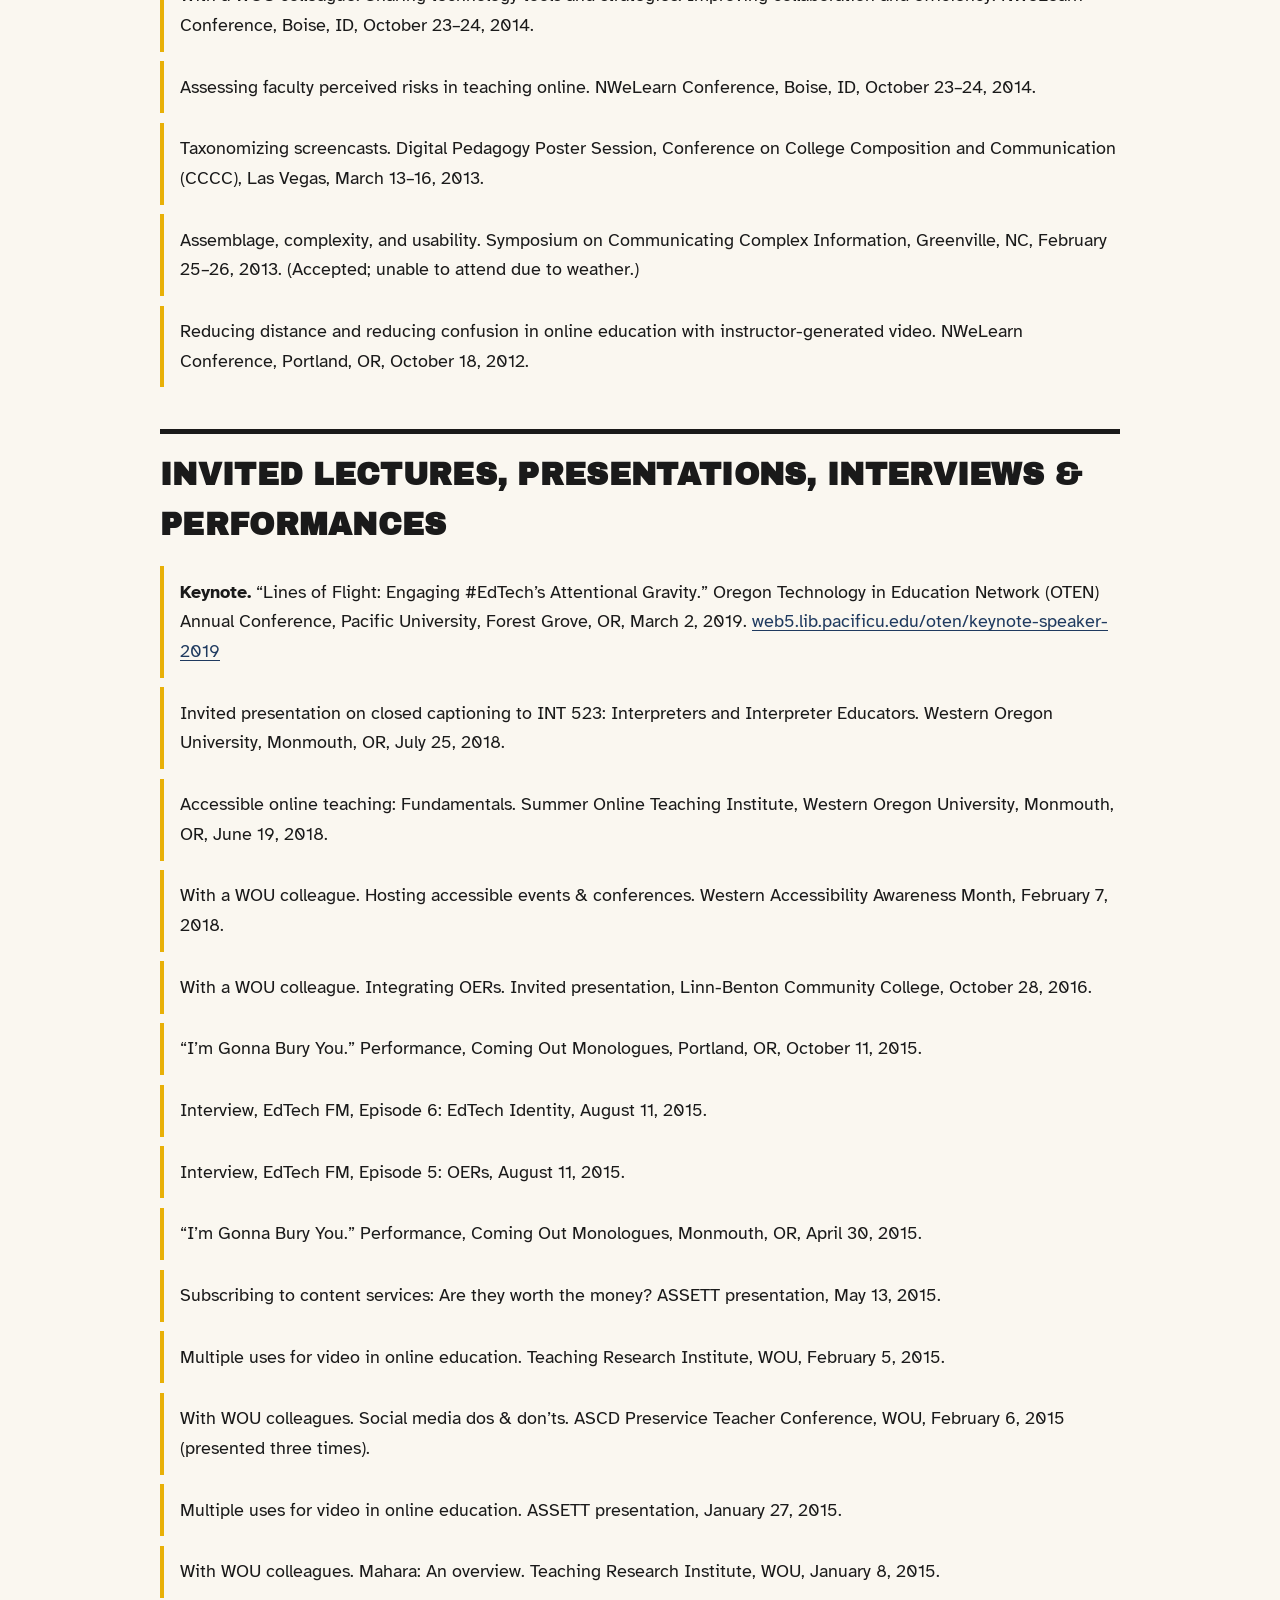
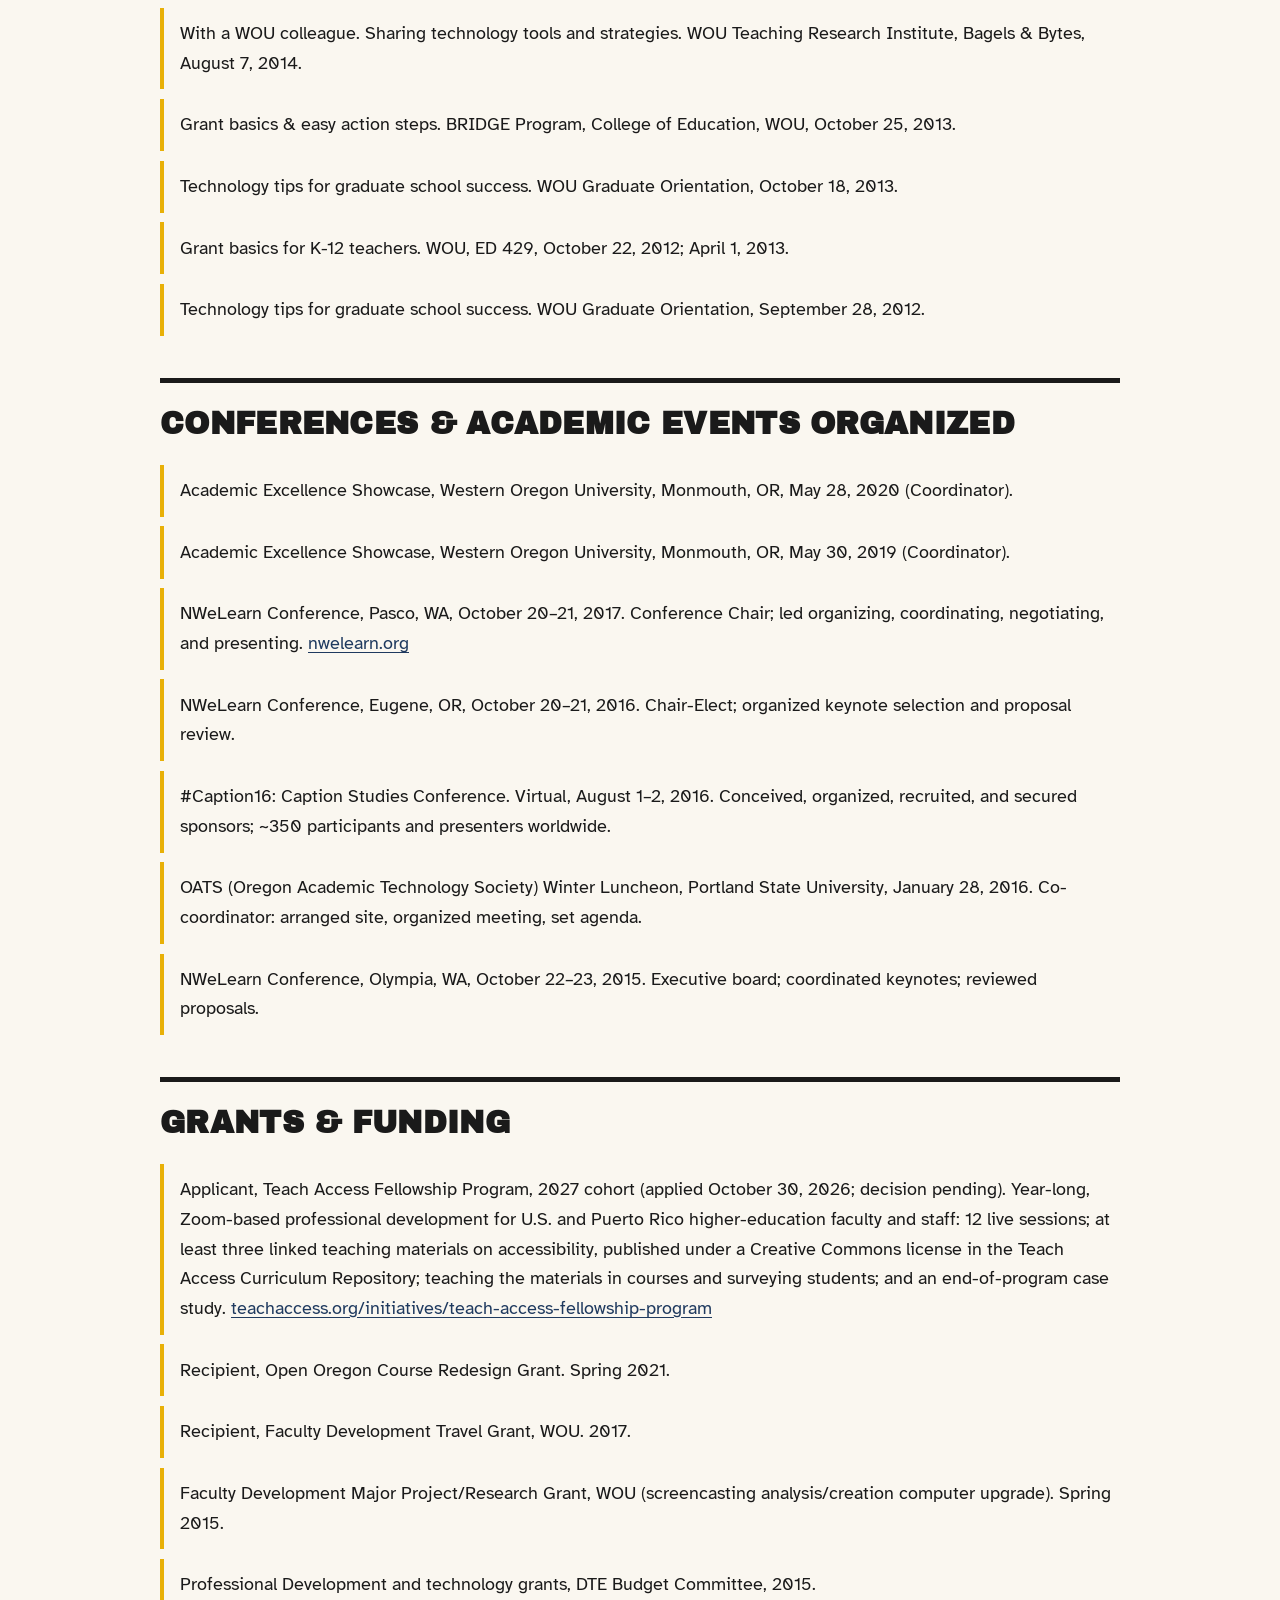
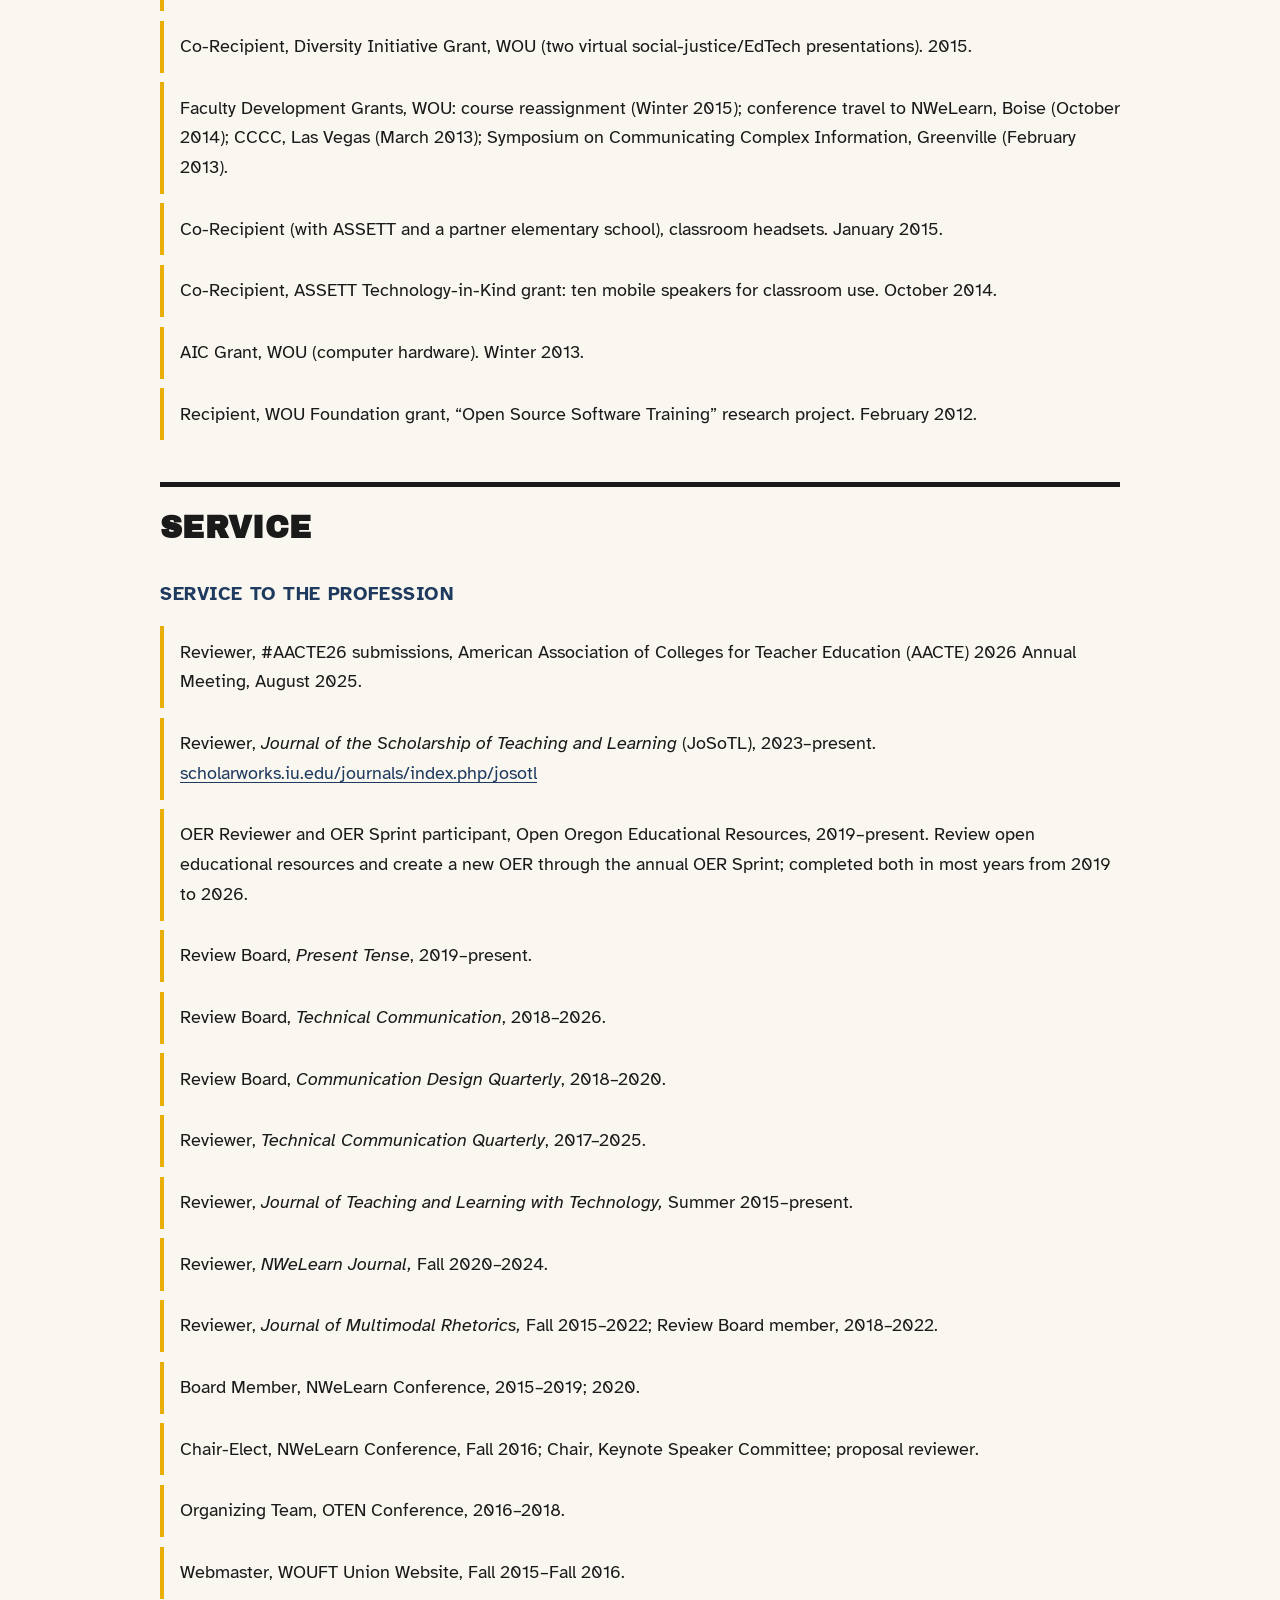
<file: cv.html>
<!DOCTYPE html>
<html lang="en">
<head>
<meta charset="utf-8">
<meta name="viewport" content="width=device-width, initial-scale=1">
<title>CV — Gregory Zobel</title>
<meta name="description" content="Curriculum vitae (public version 21, November 2026) of Gregory B. Zobel, Ph.D., Associate Professor of Educational Technology, Western Oregon University.">
<link rel="preconnect" href="https://fonts.googleapis.com">
<link rel="preconnect" href="https://fonts.gstatic.com" crossorigin>
<link href="https://fonts.googleapis.com/css2?family=Archivo+Black&family=Atkinson+Hyperlegible:ital,wght@0,400;0,700;1,400;1,700&display=swap" rel="stylesheet">
<link rel="stylesheet" href="assets/css/site.css">
</head>
<body class="register-academic">
<a class="skip" href="#main">Skip to main content</a>
<header class="site-header">
  <div class="wrap">
    <a class="brand" href="index.html">Gregory&nbsp;Zobel</a>
    <nav class="site-nav" aria-label="Primary">
      <ul>
        <li><a href="index.html">Home</a></li>
        <li><a href="academic.html" aria-current="page">Academic</a></li>
        <li><a href="academic.html#access">Access &amp; Openness</a></li>
        <li><a href="aaa.html">Art &amp; AAA</a></li>
        <li><a href="aaa.html#writing">Writing</a></li>
        <li><a href="experiments.html">Experiments</a></li>
        <li><a href="video.html">Video</a></li>
        <li><a href="academic.html#about">About</a></li>
        <li class="nav-store"><a href="https://compgizmo.gumroad.com/" rel="noopener">Store</a></li>
      </ul>
    </nav>
  </div>
</header>
<div class="hero"><div class="wrap">
  <p class="kicker">Academic · Curriculum Vitae</p>
  <h1>Curriculum Vitae</h1>
  <p class="lede">Gregory B. Zobel, Ph.D. — Associate Professor of Educational Technology, Western Oregon University, Division of Education and Leadership, College of Education.</p>
</div></div>
<main id="main"><div class="wrap">
  <p><a href="academic.html#about">← Back to Academic</a> &nbsp;·&nbsp; <a href="assets/cv/CV_Gregory_Zobel_Public_v21_2026-11-05.pdf">Download PDF</a> &nbsp;·&nbsp; <a href="mailto:zobelg@wou.edu">zobelg@wou.edu</a> &nbsp;·&nbsp; <a href="https://scholar.google.com/citations?user=opu3ghUAAAAJ&amp;hl=en" rel="noopener">Google Scholar ↗</a> &nbsp;·&nbsp; <a href="https://wou.academia.edu/GregoryZobel" rel="noopener">Academia.edu ↗</a></p>
<section class="glance-site" aria-labelledby="glance-h">
<h2 id="glance-h">At a glance</h2>
<ul class="grid stats">
<li class="card feature"><p class="stamp">By arrangement &amp; individualized study</p><p><span class="stat">39</span> by-arrangement and individualized study courses for 61 students, Fall 2021–Winter 2025: <strong>20 by-arrangement courses</strong> for 42 students and <strong>19 supervised independent studies</strong> (CSE 606) for 19 students.</p></li>
<li class="card"><p><span class="stat">79</span> graduate capstone students supervised, 2021–2026</p></li>
<li class="card"><p><span class="stat">13</span> new courses created, 2021–2027, plus 19 course revisions</p></li>
<li class="card"><p><span class="stat">8</span> OERs published at Open Oregon</p></li>
<li class="card"><p><span class="stat">48</span> course changes shepherded in the 2026 MSEd program revision</p></li>
</ul>
</section>
<blockquote>
<p><strong>Public version.</strong> This CV is edited for public posting. It omits appointments, presentations, grants, service, and employment before 2012 (degrees and publications are retained in full); the names of students, committee members, mentees, and co-presenters outside of bibliographic citations; phone numbers; funding amounts; and personal or leave information. The complete CV is available on request.</p>
</blockquote>
<h2 id="education">Education</h2>
<ul class="refs">
<li><strong>Ph.D., Technical Communication and Rhetoric</strong>, Texas Tech University, 2011. Dissertation: <em>Improving Humboldt County Mobile Visitors’ Experiences through an Assemblage Approach to Usability Testing.</em></li>
<li><strong>M.A., English</strong>, Humboldt State University, 2006. Emphases: Teaching of Writing; Literature.</li>
<li><strong>B.A., English</strong>, Robert D. Clark Honors College, University of Oregon, 1995.</li>
</ul>
<h2 id="academic-appointments">Academic Appointments</h2>
<ul class="refs">
<li><strong>Associate Professor</strong>, Education; Western Oregon University, 2017–present.</li>
<li><strong>Assistant Professor</strong>, Education; Western Oregon University, 2012–2017.</li>
<li><strong>Visiting Faculty</strong>, Education; Tianhua University, Shanghai, China, September 2017 and September 2018.</li>
<li><strong>Adjunct Faculty</strong>, Klamath Community College, Fall 2016.</li>
</ul>
<h2 id="administrative-program-leadership">Administrative &amp; Program Leadership</h2>
<ul class="refs">
<li><strong>Program Coordinator, MSEd: Curriculum &amp; Instruction Design (CID) and Instructional Design Certificate</strong>, Western Oregon University, June 2026–June 2027.</li>
<li><strong>MSEd Program Coordinator</strong>, Western Oregon University, June 2024–June 2026.</li>
<li><strong>Coordinator</strong>, MSEd: Educational Technology &amp; Instructional Design Certificate Program, June 2020–June 2026.</li>
<li>Member, Division of Education and Leadership (DEL) Steering Committee, September 2020–present.</li>
<li><strong>Director</strong>, Program for Undergraduate Research Experiences (PURE), Western Oregon University, July 2018–June 2020; also Coordinator, Academic Excellence Showcase (AES), July 2018–June 2020.</li>
<li>Incoming/Shadowing Director, PURE/AES, Western Oregon University, Fall 2017–Spring 2018.</li>
<li><strong>Faculty Senate President</strong>, Western Oregon University, June–December 2018.</li>
<li><strong>Chair, Graduate Studies Committee</strong>, Western Oregon University, September 2017–June 2018.</li>
<li><strong>Faculty Senate Secretary</strong>, Western Oregon University, July 2017–June 2018.</li>
<li>Program Coordinator, MS in Education Program, Fall 2013–Summer 2015.</li>
<li>Chair, Graduate Committee, Division of Teacher Education (DTE), Fall 2014–Summer 2016; member through 2018.</li>
<li>Budget Committee Chair, Division of Teacher Education, Fall 2012–Spring 2013.</li>
<li>Co-Founder and Coordinator, Agile and Sustainable Supplemental Educational Technology Training (ASSETT) project, 2012–2016.</li>
</ul>
<h3 id="program-review-revision">Program Review &amp; Revision</h3>
<ul class="refs">
<li>Revising the <strong>MSEd Professional Project capstone</strong>, currently in progress during the Fall 2026 term, drawing on feedback and inspiration from Special Education (SPED) and MSEd faculty, and consulting with the DEL Steering Committee and the Division to make adaptations and adjustments and to ensure the capstone aligns with the different graduate programs. Includes the complete redesigns of ED 604 and ED 605, also under way this term (see Courses Developed or Revised).</li>
<li>Co-led a major 2026 program revision merging the MSEds in Literacy, Learning Design &amp; Technology (LDT), and Curriculum &amp; Instruction (C&amp;I) into the <strong>MSEd in Curriculum &amp; Instruction Design (CID)</strong>. As program coordinator, led the curriculum revision, capstone changes, and renaming; all proposed changes were adopted and implemented. Across this effort, revised, closed, and combined a total of <strong>nine programs and certificates</strong>.</li>
<li>Oversaw <strong>48 course changes</strong> for the 2026 revision — entering, following up on, and presenting each change, and shepherding it through the full course-change, committee, and paperwork processes. All changes approved.</li>
<li>Contributed the program review and evaluation report for WOU’s NWCCU mid-cycle evaluation, and met with the visiting accreditors during their site visit, Spring 2026.</li>
<li>Led the program revision transitioning the <strong>MSEd in Educational Technology</strong> into the <strong>MSEd in Learning Design &amp; Technology (LDT)</strong>, 2023–2024. As program coordinator, led the curriculum revision, capstone changes, and renaming; all proposed changes were adopted and implemented.</li>
</ul>
<h2 id="research-scholarly-interests">Research &amp; Scholarly Interests</h2>
<p>Captions and captioning; accessibility and Universal Design; usability of online education; user experience and usability testing; video and screencasting in online learning; educational technology and emerging technologies (including AI); eLearning and open-source tools; Open Educational Resources (OERs); research-methods training in technical communication and usability; and graduate-student professionalization.</p>
<h2 id="publications">Publications</h2>
<h3 id="articles-chapters-essays">Articles, Chapters &amp; Essays</h3>
<ul class="refs">
<li>Zobel, G., &amp; Gonzales, M. (2018). ‘Community College is the Punk Rock of Higher Ed’: Interview with Michelle Cruz Gonzales. <em>The Journal of Multimodal Rhetorics, 2</em>(2). <a href="http://journalofmultimodalrhetorics.com/2-2-zobel-and-gonzales" rel="noopener">journalofmultimodalrhetorics.com/2-2-zobel-and-gonzales</a></li>
<li>Zobel, G. (2017). Captioning Hypnotoad — A quest that helped define a field: An interview with Sean Zdenek. <em>Kairos: A Journal of Rhetoric, Technology, and Pedagogy, 22</em>(1). <a href="http://kairos.technorhetoric.net/22.1/interviews/zobel/index.html" rel="noopener">kairos.technorhetoric.net/22.1/interviews/zobel</a></li>
<li>Zobel, G. (2015, June 30). How we built an online community in just five days. <em>EdConteXts.</em></li>
<li>Zobel, G. (2015, June 10). Why open educational resources (OERs) are important for critical pedagogues. <em>Hybrid Pedagogy.</em></li>
<li>Zobel, G. (2015, May 25). How class war punk improves my teaching. <em>EdConteXts.</em></li>
<li>Zobel, G. (2015). Media in education and lifelong learning. In M. Schlobohm &amp; C. Lambert (Eds.), <em>Communication and emerging media: What’s trending now</em> (pp. 207–238). Dubuque, IA: Kendall Hunt.</li>
<li>Zobel, G. (2015). Response to C. Duerringer’s “Choosing a committee.” In R. Skinnell, J. Holiday, C. Vasset &amp; T. Skeen (Eds.), <em>What We Wish We’d Known: Negotiating Graduate School.</em> Southlake, TX: Fountainhead Press.</li>
<li>Zobel, G. (2013). Engaging complexity in usability through assemblage. <em>Communication Design Quarterly Review, 1</em>(3), 18–22.</li>
<li>Zobel, G., &amp; Schirmer, J. (2013, June 19). Edu-punk video killed the LMS star: In absentia video presentations. <em>Hybrid Pedagogy.</em></li>
<li>Kuletz, E., &amp; Zobel, G. (2013, January 28). Finding a better and more productive project management system. <em>EduCause Review.</em></li>
<li>Kuletz, E., &amp; Zobel, G. (2012, November 29). Relevant technology: Asana. <em>ATTW Bulletin.</em></li>
<li>Andrews, C., Burleson, D., Dunks, K., Elmore, K., Lambert, C. S., Oppegaard, B., Pohland, E. E., Saad, D., Scharer, J., Wery, R., Wesley, M., &amp; Zobel, G. (2012). New method in user-centered design: Collaborative prototype design process (CPDP). <em>Journal of Technical Writing and Communication, 42</em>(2), 123–142.</li>
<li>Zobel, G. (2009, January 5). The adjuncts’ mandate. <em>Inside Higher Ed.</em></li>
<li>Zobel, G. (2007). Fearless joy. <em>Forum, 11</em>(1), in <em>College Composition and Communication, 59</em>(1), A10–A12.</li>
</ul>
<h3 id="book-reviews">Book Reviews</h3>
<p>In recent years my scholarship has centered on book reviews focused on educational technology, instructional design, and accessibility. Reviews support faculty development and professional growth.</p>
<ul class="refs">
<li>Zobel, G. (2026, August 13). [Review of <em>Everyday Rhetoric: Shaping Perceptions, Behaviors, and Interactions,</em> by T. Rice-Bailey &amp; K. S. Baker, 2026, Routledge]. <em>IEEE Professional Communication Society.</em> <a href="https://procomm.ieee.org/education-and-pedagogy-in-technical-communication/#Everyday_Rhetoric_Shaping_Perceptions_Behaviors_and_Interactions" rel="noopener">procomm.ieee.org/education-and-pedagogy-in-technical-communication</a></li>
<li>Zobel, G. (2025). [Review of <em>Teaching with AI: A Practical Guide to a New Era of Human Learning,</em> by J. A. Bowen &amp; C. E. Watson, 2024, Johns Hopkins University Press]. <em>IEEE Professional Communication Society.</em> <a href="https://procomm.ieee.org/technical-scientific-engineering-writing/#Teaching_with_AI_A_Practical_Guide_to_a_New_Era_of_Human_Learning" rel="noopener">procomm.ieee.org/technical-scientific-engineering-writing</a></li>
<li>Zobel, G. (2025, February 16). [Review of <em>Facilitating Simulations,</em> by E. E. Leigh &amp; L. L. Levesque, 2024, Edward Elgar Publishing]. <em>IEEE Professional Communication Society.</em> <a href="https://procomm.ieee.org/collaboration-team-communication/#Facilitating_Simulations" rel="noopener">procomm.ieee.org/collaboration-team-communication</a></li>
<li>Zobel, G. (2024). [Review of <em>Systems Ultra: Making Sense of Technology in a Complex World,</em> by G. Voss, 2024, Verso]. <em>IEEE Professional Communication Society.</em> <a href="https://procomm.ieee.org/technology-applications/#Systems_Ultra_Making_Sense_of_Technology_in_a_Complex_World" rel="noopener">procomm.ieee.org/technology-applications</a></li>
<li>Zobel, G. (2024). [Review of <em>Emoji and Social Media Paralanguage,</em> by M. Zappavigna &amp; L. Logi, 2024, Cambridge University Press]. <em>Technical Communication, 71</em>(3), 99–100.</li>
<li>Zobel, G. (2024). [Review of <em>Interactive Storytelling: A Cross-Media Approach to Writing, Producing, and Editing with AI,</em> by A. Pizzo, V. Lombardo &amp; R. Damiano, 2023, Routledge]. <em>Technical Communication, 71</em>(3), 98–99.</li>
<li>Zobel, G. (2024, May). Review of three books on [resistance to] accessibility [Review of <em>More than a Glitch,</em> by M. Broussard, 2023; <em>Accessibility Denied,</em> eds. H. Egard, K. Hansson &amp; D. Wästerfors, 2022; and <em>Guide to Digital Accessibility,</em> eds. R. Mancilla &amp; B. A. Frey, 2023]. <em>Technical Communication, 71</em>(2), 89–91.</li>
<li>Zobel, G. (2023, August). [Review of <em>The Necessity of Critique: Andrew Feenberg and the Philosophy of Technology,</em> ed. D. Cressman, 2022, Springer Nature]. <em>Technical Communication, 70</em>(3).</li>
<li>Zobel, G. (2020). [Review of <em>Digital Reading and Writing in Composition Studies,</em> eds. M. Lam &amp; J. Parrott, 2019, Routledge]. <em>Technical Communication.</em></li>
<li>Zobel, G. (2020). [Review of <em>Universal Access Through Inclusive Instructional Design: International Perspectives on UDL,</em> eds. S. Granseth &amp; E. Dalton, 2020, Routledge]. <em>Technical Communication.</em></li>
<li>Zobel, G. (2019). [Review of <em>Designing Disability: Symbols, Space, and Society,</em> by E. Guffey, 2018, Bloomsbury]. <em>Technical Communication.</em></li>
<li>Zobel, G. (2019). [Review of <em>If… Then: Algorithmic Power and Politics,</em> by T. Bucher, 2018]. <em>Technical Communication.</em></li>
<li>Zobel, G. (2019). [Review of <em>Watch Me Play: Twitch and the Rise of Game Live Streaming,</em> by T. L. Taylor, 2018, Princeton University Press]. <em>Technical Communication.</em></li>
<li>Zobel, G. (2019). [Review of <em>Custodians of the Internet: Platforms, Content Moderation, and the Hidden Decisions That Shape Social Media,</em> by T. Gillespie, 2018, Yale University Press]. <em>Technical Communication.</em></li>
<li>Zobel, G. (2019). [Review of <em>Algorithms of Oppression: How Search Engines Reinforce Racism,</em> by S. Noble, 2018, NYU Press]. <em>Communication Design Quarterly, 7</em>(3).</li>
<li>Zobel, G. (2019). [Review of <em>Network Sense: Methods for Visualizing a Discipline,</em> by D. Mueller, 2017, WAC Clearinghouse]. <em>Communication Design Quarterly, 7</em>(3).</li>
<li>Zobel, G. (2019). [Review of <em>Archive That, Comrade! Left Legacies and the Counter Culture of Remembrance,</em> by P. Cohen, 2018, PM Press]. <em>Technical Communication.</em></li>
<li>Zobel, G. (2018). [Review of <em>Out of the Ruins: The Emergence of Radical Informal Learning Spaces,</em> eds. R. H. Haworth &amp; J. M. Elmore, 2017, PM Press]. <em>Technical Communication.</em></li>
<li>Zobel, G. (2016). [Review of <em>The ABCs of How We Learn: 26 Scientifically Proven Approaches, How They Work, and When to Use Them,</em> by D. L. Schwartz, J. M. Tsang &amp; K. P. Blair, 2016, W. W. Norton]. <em>Technical Communication.</em></li>
<li>Zobel, G. (2016). [Review of <em>Digital Audiobooks: New Media, Users, and Experiences,</em> by I. Have &amp; B. S. Pedersen, 2016, Routledge]. <em>Technical Communication.</em></li>
<li>Zobel, G. (2016). [Review of <em>The Problem with Education Technology (Hint: It’s Not the Technology),</em> by B. Fink &amp; R. Brown, 2016, Utah State University Press]. <em>Technical Communication.</em></li>
<li>Zobel, G. (2016). [Review of <em>Reading Sounds: Closed-Captioned Media and Popular Culture,</em> by S. Zdenek, 2015, University of Chicago Press]. <em>Technical Communication.</em></li>
<li>Zobel, G. (2015). [Review of <em>Assuring Quality in Online Education,</em> ed. K. Shattuck, 2014, Stylus]. <em>Technical Communication.</em></li>
<li>Zobel, G. (2015). [Review of <em>Single-Camera Video Production,</em> by R. B. Musburger &amp; M. R. Ogden, 2014, Routledge]. <em>Technical Communication.</em></li>
<li>Zobel, G. (2015). [Review of <em>Designing Online Communities,</em> by T. Owens, 2015, Peter Lang]. <em>Technical Communication.</em></li>
<li>Zobel, G. (2015). [Review of <em>Digital Video for Teacher Education,</em> by B. Calandra &amp; P. J. Rich, 2014, Routledge]. <em>Technical Communication.</em></li>
<li>Zobel, G. (2015). [Review of <em>Learning Online: What Teacher Research Tells Us,</em> by B. Means, M. Bakia &amp; R. Murphy, 2015, Routledge]. <em>Technical Communication.</em></li>
<li>Zobel, G. (2015). [Review of <em>Technology integration and high possibility classrooms: Building from TPACK,</em> by J. Hunter, 2015, Routledge]. <em>Technical Communication.</em></li>
<li>Zobel, G. (2014). [Review of <em>E-Learning and Disability in Higher Education,</em> by J. Seale, 2014, Routledge]. <em>Technical Communication, 61</em>(3).</li>
<li>Zobel, G. (2014). [Review of <em>Technology-Enhanced Professional Learning,</em> eds. A. Littlejohn &amp; M. Anoush, 2014, Routledge]. <em>Technical Communication, 61</em>(3).</li>
<li>Zobel, G. (2014). [Review of <em>Producing Video for Teaching and Learning,</em> by M. O’Donoghue, 2014, Routledge]. <em>Technical Communication, 61</em>(3).</li>
<li>Zobel, G. (2013). [Review of <em>Streamlined ID: A Practical Guide to Instructional Design,</em> by M. B. Larson &amp; B. B. Lockee, 2014, Routledge]. <em>Technical Communication, 60</em>(4).</li>
<li>Zobel, G. (2013). [Review of <em>Online Education 2.0,</em> eds. K. Cargile-Cook &amp; K. Grant-Davie, 2013, Baywood]. <em>Technical Communication, 60</em>(4).</li>
<li>Zobel, G. (2013). [Review of <em>Information System Design Using TWiki,</em> by P. Gochenour, 2012, XML Press]. <em>Technical Communication, 60</em>(4).</li>
<li>Zobel, G. (2013). [Review of <em>Topsight,</em> by C. Spinuzzi, 2012, CreateSpace]. <em>Technical Communication, 60</em>(3).</li>
<li>Zobel, G. (2008). [Review of <em>How the University Works: Higher Education and the Low-Wage Nation,</em> by M. Bousquet, 2008, NYU Press]. <em>CPFA News, 9</em>(2), p. 3.</li>
</ul>
<h3 id="editorial-work">Editorial Work</h3>
<ul class="refs">
<li>Reviewer; Editorial Board member, <em>NWeLearn Journal,</em> Fall 2020–2024.</li>
<li>Member, Editorial Team, <em>Hybrid Pedagogy,</em> June 2015–Fall 2019.</li>
<li>Editor-at-Large, <em>Digital Humanities Now,</em> selected weeks January–April 2014.</li>
<li>Editor (volunteer; 1 of 56 contributors), <em>Data + Design: A Simple Introduction to Preparing and Visualising Information,</em> 2014. Creative Commons text supported by Infoactive and the Donald W. Reynolds Journalism Institute.</li>
</ul>
<h3 id="public-scholarship">Public Scholarship</h3>
<ul class="refs">
<li>Author and editor, <em>Closed Caption Passion</em> (Substack), November 2024–present. Sixty posts (November 2024–October 2026) on accessibility generally and closed captions specifically: an open, accessible, and readable forum for discussing and promoting closed captions and related accessible materials such as transcripts. <a href="https://closedcaptionpassion.substack.com" rel="noopener">closedcaptionpassion.substack.com</a></li>
</ul>
<h2 id="open-educational-resources-oers-developed">Open Educational Resources (OERs) Developed</h2>
<p>Openly licensed teaching materials — course maps, open syllabi, and document collections — indexed by Open Oregon Educational Resources (<a href="https://openoregon.org/resources/?keyword=zobel" rel="noopener">openoregon.org/resources/?keyword=zobel</a>). “Ancillary materials available” indicates included supporting resources.</p>
<ul class="refs">
<li><strong>FYS 107 (CSE 123)</strong> — First-Year Seminar: Taylor-Made Rhetoric — A Multimedia Journey through Swift’s Work (openly licensed course map). Ancillary materials available.</li>
<li><strong>CSE 616</strong> — Designing &amp; Teaching Online Courses (folder of openly licensed course documents).</li>
<li><strong>CSE 619</strong> — Big Thinkers in Educational Technology (syllabus of free/open readings).</li>
<li><strong>CSE 624</strong> — Internet for Educators (syllabus of free/open readings).</li>
<li><strong>CSE 627</strong> — Web 2.0 Tools for Teaching and Learning (openly licensed course map). Ancillary materials available.</li>
<li><strong>CSE 629</strong> — Web-Based Website Design (course plan).</li>
<li><strong>ED 610</strong> — Adult Learning Theory and Practice (folder of openly licensed course documents). Ancillary materials available.</li>
<li><strong>WR 401</strong> — Writing Across Media (openly licensed course map and folder of course documents). Ancillary materials available.</li>
</ul>
<h2 id="conference-presentations">Conference Presentations</h2>
<ul class="refs">
<li>Opening Education with LLMs: From Paywall to Public. NWeLearn Conference, Portland, OR, October 22–23, 2026.</li>
<li>Teaching Accessibility with AI Tools. NWeLearn Conference, Eugene, OR, October 16–17, 2025.</li>
<li>Taylor Swift, AI, and OER. NWeLearn Conference, Eugene, OR, October 16–17, 2025.</li>
<li>Revising Course Documents with AI. ORATE Conference, Monmouth, OR, March 13, 2025.</li>
<li>How to create, host, and sponsor an accessible online conference. Building Bridges, Spokane, WA, March 17, 2017.</li>
<li>Implementing accessibility awareness &amp; skills with in-class assignments. OTEN, Forest Grove, OR, February 11, 2017.</li>
<li>Developing &amp; hosting an accessible online conference. NWeLearn, Eugene, OR, October 20, 2016.</li>
<li>Supporting student engagement &amp; retention with meaningful videos and screencasts. Building Bridges, Spokane, WA, April 14, 2016.</li>
<li>Supporting student engagement &amp; retention with meaningful videos and screencasts. ORATE, Western Oregon University, February 26, 2016.</li>
<li>With a WOU colleague. Understanding &amp; applying TPACK in methods courses. ORATE, Western Oregon University, February 26, 2016.</li>
<li>Understanding &amp; applying TPACK in technology selection for teaching. OTEN, Pacific University, OR, February 20, 2016.</li>
<li>With a WOU colleague. The productivity paradox. NWeLearn Conference, Olympia, WA, October 22–23, 2015.</li>
<li>Understanding student expectations of online learning. NWeLearn Conference, Boise, ID, October 23–24, 2014.</li>
<li>With a WOU colleague. Sharing technology tools and strategies: Improving collaboration and efficiency. NWeLearn Conference, Boise, ID, October 23–24, 2014.</li>
<li>Assessing faculty perceived risks in teaching online. NWeLearn Conference, Boise, ID, October 23–24, 2014.</li>
<li>Taxonomizing screencasts. Digital Pedagogy Poster Session, Conference on College Composition and Communication (CCCC), Las Vegas, March 13–16, 2013.</li>
<li>Assemblage, complexity, and usability. Symposium on Communicating Complex Information, Greenville, NC, February 25–26, 2013. (Accepted; unable to attend due to weather.)</li>
<li>Reducing distance and reducing confusion in online education with instructor-generated video. NWeLearn Conference, Portland, OR, October 18, 2012.</li>
</ul>
<h2 id="invited-lectures-presentations-interviews-performances">Invited Lectures, Presentations, Interviews &amp; Performances</h2>
<ul class="refs">
<li><strong>Keynote.</strong> “Lines of Flight: Engaging #EdTech’s Attentional Gravity.” Oregon Technology in Education Network (OTEN) Annual Conference, Pacific University, Forest Grove, OR, March 2, 2019. <a href="http://web5.lib.pacificu.edu/oten/keynote-speaker-2019/" rel="noopener">web5.lib.pacificu.edu/oten/keynote-speaker-2019</a></li>
<li>Invited presentation on closed captioning to INT 523: Interpreters and Interpreter Educators. Western Oregon University, Monmouth, OR, July 25, 2018.</li>
<li>Accessible online teaching: Fundamentals. Summer Online Teaching Institute, Western Oregon University, Monmouth, OR, June 19, 2018.</li>
<li>With a WOU colleague. Hosting accessible events &amp; conferences. Western Accessibility Awareness Month, February 7, 2018.</li>
<li>With a WOU colleague. Integrating OERs. Invited presentation, Linn-Benton Community College, October 28, 2016.</li>
<li>“I’m Gonna Bury You.” Performance, Coming Out Monologues, Portland, OR, October 11, 2015.</li>
<li>Interview, EdTech FM, Episode 6: EdTech Identity, August 11, 2015.</li>
<li>Interview, EdTech FM, Episode 5: OERs, August 11, 2015.</li>
<li>“I’m Gonna Bury You.” Performance, Coming Out Monologues, Monmouth, OR, April 30, 2015.</li>
<li>Subscribing to content services: Are they worth the money? ASSETT presentation, May 13, 2015.</li>
<li>Multiple uses for video in online education. Teaching Research Institute, WOU, February 5, 2015.</li>
<li>With WOU colleagues. Social media dos &amp; don’ts. ASCD Preservice Teacher Conference, WOU, February 6, 2015 (presented three times).</li>
<li>Multiple uses for video in online education. ASSETT presentation, January 27, 2015.</li>
<li>With WOU colleagues. Mahara: An overview. Teaching Research Institute, WOU, January 8, 2015.</li>
<li>With a WOU colleague. Sharing technology tools and strategies. WOU Teaching Research Institute, Bagels &amp; Bytes, August 7, 2014.</li>
<li>Grant basics &amp; easy action steps. BRIDGE Program, College of Education, WOU, October 25, 2013.</li>
<li>Technology tips for graduate school success. WOU Graduate Orientation, October 18, 2013.</li>
<li>Grant basics for K-12 teachers. WOU, ED 429, October 22, 2012; April 1, 2013.</li>
<li>Technology tips for graduate school success. WOU Graduate Orientation, September 28, 2012.</li>
</ul>
<h2 id="conferences-academic-events-organized">Conferences &amp; Academic Events Organized</h2>
<ul class="refs">
<li>Academic Excellence Showcase, Western Oregon University, Monmouth, OR, May 28, 2020 (Coordinator).</li>
<li>Academic Excellence Showcase, Western Oregon University, Monmouth, OR, May 30, 2019 (Coordinator).</li>
<li>NWeLearn Conference, Pasco, WA, October 20–21, 2017. Conference Chair; led organizing, coordinating, negotiating, and presenting. <a href="http://nwelearn.org/" rel="noopener">nwelearn.org</a></li>
<li>NWeLearn Conference, Eugene, OR, October 20–21, 2016. Chair-Elect; organized keynote selection and proposal review.</li>
<li>#Caption16: Caption Studies Conference. Virtual, August 1–2, 2016. Conceived, organized, recruited, and secured sponsors; ~350 participants and presenters worldwide.</li>
<li>OATS (Oregon Academic Technology Society) Winter Luncheon, Portland State University, January 28, 2016. Co-coordinator: arranged site, organized meeting, set agenda.</li>
<li>NWeLearn Conference, Olympia, WA, October 22–23, 2015. Executive board; coordinated keynotes; reviewed proposals.</li>
</ul>
<h2 id="grants-funding">Grants &amp; Funding</h2>
<ul class="refs">
<li>Applicant, Teach Access Fellowship Program, 2027 cohort (applied October 30, 2026; decision pending). Year-long, Zoom-based professional development for U.S. and Puerto Rico higher-education faculty and staff: 12 live sessions; at least three linked teaching materials on accessibility, published under a Creative Commons license in the Teach Access Curriculum Repository; teaching the materials in courses and surveying students; and an end-of-program case study. <a href="https://www.teachaccess.org/initiatives/teach-access-fellowship-program/" rel="noopener">teachaccess.org/initiatives/teach-access-fellowship-program</a></li>
<li>Recipient, Open Oregon Course Redesign Grant. Spring 2021.</li>
<li>Recipient, Faculty Development Travel Grant, WOU. 2017.</li>
<li>Faculty Development Major Project/Research Grant, WOU (screencasting analysis/creation computer upgrade). Spring 2015.</li>
<li>Professional Development and technology grants, DTE Budget Committee, 2015.</li>
<li>Co-Recipient, Diversity Initiative Grant, WOU (two virtual social-justice/EdTech presentations). 2015.</li>
<li>Faculty Development Grants, WOU: course reassignment (Winter 2015); conference travel to NWeLearn, Boise (October 2014); CCCC, Las Vegas (March 2013); Symposium on Communicating Complex Information, Greenville (February 2013).</li>
<li>Co-Recipient (with ASSETT and a partner elementary school), classroom headsets. January 2015.</li>
<li>Co-Recipient, ASSETT Technology-in-Kind grant: ten mobile speakers for classroom use. October 2014.</li>
<li>AIC Grant, WOU (computer hardware). Winter 2013.</li>
<li>Recipient, WOU Foundation grant, “Open Source Software Training” research project. February 2012.</li>
</ul>
<h2 id="service">Service</h2>
<h3 id="service-to-the-profession">Service to the Profession</h3>
<ul class="refs">
<li>Reviewer, #AACTE26 submissions, American Association of Colleges for Teacher Education (AACTE) 2026 Annual Meeting, August 2025.</li>
<li>Reviewer, <em>Journal of the Scholarship of Teaching and Learning</em> (JoSoTL), 2023–present. <a href="https://scholarworks.iu.edu/journals/index.php/josotl/index" rel="noopener">scholarworks.iu.edu/journals/index.php/josotl</a></li>
<li>OER Reviewer and OER Sprint participant, Open Oregon Educational Resources, 2019–present. Review open educational resources and create a new OER through the annual OER Sprint; completed both in most years from 2019 to 2026.</li>
<li>Review Board, <em>Present Tense</em>, 2019–present.</li>
<li>Review Board, <em>Technical Communication</em>, 2018–2026.</li>
<li>Review Board, <em>Communication Design Quarterly</em>, 2018–2020.</li>
<li>Reviewer, <em>Technical Communication Quarterly</em>, 2017–2025.</li>
<li>Reviewer, <em>Journal of Teaching and Learning with Technology,</em> Summer 2015–present.</li>
<li>Reviewer, <em>NWeLearn Journal,</em> Fall 2020–2024.</li>
<li>Reviewer, <em>Journal of Multimodal Rhetorics,</em> Fall 2015–2022; Review Board member, 2018–2022.</li>
<li>Board Member, NWeLearn Conference, 2015–2019; 2020.</li>
<li>Chair-Elect, NWeLearn Conference, Fall 2016; Chair, Keynote Speaker Committee; proposal reviewer.</li>
<li>Organizing Team, OTEN Conference, 2016–2018.</li>
<li>Webmaster, WOUFT Union Website, Fall 2015–Fall 2016.</li>
<li>Reviewer and organizing/promotion committee, OTEN Conference, Winter 2016.</li>
<li>Member, Coordinating and Keynote Speaker Committees, NWeLearn Conference, Fall 2015; proposal reviewer.</li>
<li>Official Live Blogger, ATTW 2013, Las Vegas (documented four panel presentations).</li>
</ul>
<h3 id="service-to-the-university-college">Service to the University &amp; College</h3>
<ul class="refs">
<li>Member, Faculty Senate Graduate Studies Committee, Fall 2013–2018; Fall 2020–present.</li>
<li>Member, Digital Accessibility Policy Subcommittee, Fall 2024–March 2025.</li>
<li>Member, University Technology Advisory Committee (UTAC), Fall 2021–Fall 2023; Member, UTAC Accessibility Subcommittee, Fall 2021–Fall 2023.</li>
<li>Member, Delmer Dewey/Julia McCulloch Smith Award Committee, Fall 2018–June 2020.</li>
<li>Member, Experiential Learning Strategic Action Team, Fall 2018–June 2020.</li>
<li>Member, PURE Board, Fall 2017–2020.</li>
<li>Member, AES Planning Committee and AES Technology Committee, Fall 2017–June 2020.</li>
<li>Member, Faculty Senate Executive Committee, Fall 2017–December 2018.</li>
<li>Member, Inquiry and Analysis PLC, 2017–2018.</li>
<li>Member, College of Education Peer Mentoring Committee, Winter–Spring 2018 (including two workshops).</li>
<li>Member, Student Conduct Committee, 2016–2018.</li>
<li>Member, Western Accessibility Awareness Month Committee, Fall 2016–Spring 2018.</li>
<li>Invited Board Member, Stonewall Center, Fall 2016–2017.</li>
<li>Member, Institutional Review Board, Fall 2013–Spring 2018. Led revision of IRB application and procedural manual (Summer 2014–Spring 2015).</li>
<li>Member, Student Petition Subcommittee for the Graduate Committee, Fall 2014–Spring 2018.</li>
<li>Member, College of Education Diversity Committee, Fall 2015–2017.</li>
<li>Board Member, Safe Zone, Fall 2015–Spring 2017.</li>
<li>Faculty Mentor, Live/Learn program, Ackerman Hall, 2013–2016.</li>
<li>Co-led revision of the Graduate Thesis Manual, Fall 2014–Spring 2015.</li>
<li>Developed websites for MSEd Comprehensive Exams and the College of Education Conceptual Framework, 2014–2015.</li>
<li>Member, Graduate Programs Marketing Team, 2012–2015.</li>
<li>Advisor, Student Leadership Certificate program, 2012–2014.</li>
<li>Member, University Diversity Committee, D-Designation Subcommittee, 2013–2014.</li>
</ul>
<h3 id="service-to-the-division-program">Service to the Division &amp; Program</h3>
<ul class="refs">
<li>Member, DEL Division Personnel Review Committee (DPRC), January 2024–present.</li>
<li>Member, DEL Graduate Committee and DEL Steering Committee, Fall 2020–present.</li>
<li>Member, College of Education Licensure and Clinical Experience Council, Fall 2013–Spring 2015.</li>
<li>Co-designed the Instructional Design certificate for the MS:EdIT program, Spring 2012–Summer 2013.</li>
<li>Mentor, HASTAC Scholar program, Fall 2012–Spring 2013.</li>
<li>Member, Division of Teacher Education MAT Interview Team, 2012–2013.</li>
</ul>
<h3 id="service-to-the-community">Service to the Community</h3>
<ul class="refs">
<li>Reviewer, Voice of Democracy Scholarship Competition, Winter 2020.</li>
<li>Collaboration with K-12 technology in the classroom with a teacher at Talmadge Middle School, Fall 2015–Spring 2018.</li>
</ul>
<h3 id="professional-memberships">Professional Memberships</h3>
<ul class="refs">
<li>Open Education Association, 2024–present.</li>
<li>Collaborative for Communication Access via Captioning, 2015–2019.</li>
<li>Conference on College Composition and Communication (CCCC), 2009–2018.</li>
<li>Association of Teacher Educators, 2013–2017.</li>
<li>User Experience Professionals Association, 2010–2017.</li>
</ul>
<h2 id="supervision-mentoring">Supervision &amp; Mentoring</h2>
<ul class="refs">
<li>Program Coordinator, MSEd: Curriculum &amp; Instruction Design (CID) and Instructional Design Certificate, June 2026–June 2027: supervise, advise, and onramp graduate students; ensure timely completion; manage course rotation schedules; serve on relevant committees; supervise several non-tenure-track faculty who teach program courses.</li>
<li>Program Coordinator, MSEd, June 2024–June 2026: see above.</li>
<li>Coordinator, MSEd: EdTech, 2020–June 2026.</li>
<li>Faculty, MSEd: EdTech, 2012–present: supervised scores of master’s capstones (portfolios, theses, professional projects) and served on many graduate committees (see Graduate Student Service, below).</li>
<li>Supervised Graduate Assistant in social-media marketing, AI content creation, and accessible content creation for EdTech program marketing, Fall 2023–Spring 2024.</li>
<li>PURE/AES, 2018–2020: supervised a year-long student intern; coordinated the PURE steering committee; managed and supervised faculty and student volunteers for AES.</li>
</ul>
<h3 id="graduate-student-service">Graduate Student Service</h3>
<p>I have supervised scores of master’s capstones (portfolios, theses, professional projects) from inception to completion in the EdTech, Literacy, ESOL, LDT, and Interdisciplinary Masters’ programs.</p>
<p><strong>Students supervised, 2021–2026: 79.</strong> By year — 2021: 10 · 2022: 9 · 2023: 18 · 2024: 11 · 2025: 14 · 2026: 17. By type of capstone — professional projects: 37 · Learning Design &amp; Technology portfolios: 37 · comprehensive exams: 2 · other final evaluations (including a Math Specialist capstone): 3.</p>
<p><strong>Representative earlier committees, 2012–2020:</strong> six professional projects and five theses chaired or served on, and one graduate committee chaired (2020).</p>
<h3 id="by-arrangement-individualized-study">By-Arrangement &amp; Individualized Study</h3>
<p>Fall 2021–Winter 2025: 19 distinct CSE 606 Supervised Independent Study (SIS) courses for 19 students; 20 by-arrangement courses for 42 students across ED 603, CSE 408, CSE 603, CSE 604, CSE 617, CSE 619, CSE 624, CSE 626, CSE 627, CSE 629, CSE 665, and CSE 680.</p>
<h2 id="teaching-professional-development">Teaching &amp; Professional Development</h2>
<h3 id="courses-taught-at-western-oregon-university">Courses Taught at Western Oregon University</h3>
<p>CSE 408: Workshop: Presenting Emerging Tools &amp; AI · CSE 469: Hey U Up? · CSE 486: Emerging Technologies in Teaching and Learning · CSE 508: Workshop: Accessibility · CSE 508: Workshop: Captivate · CSE 604: Portfolio · CSE 606: Web-Based Web Site Design · CSE 616: Designing &amp; Teaching Online Courses · CSE 617: Open Source Tools/Software · CSE 619: Big Thinkers · CSE 624: Internet for Educators · CSE 624: OERs · CSE 626: Instructional Design · CSE 627: Web 2.0 Tools for Teaching and Learning · CSE 629: Web-Based Website Design · CSE 632: Cultural, Social, and Philosophical Issues in Educational Technology · CSE 650: Applied Multimedia Learning &amp; Design · CSE 654: Graduate Professional Practice · CSE 665: Interactive Learning · CSE 667: Making Video Accessible · CSE 668: Creating Mobile Content · CSE 669: Screencasting: Basics &amp; Best Practices · CSE 677: Multimedia Praxis · CSE 680: Communication Theories · CSE 686: Emerging Technologies · CSE 692: Learning Objects · ED 270: Technology for Teachers · ED 604: Professional Project Planning · ED 605: Professional Project Implementation · ED 632: Cultural, Social and Philosophical Issues in Education · ED 633: Research and Writing · FYS 107 (CSE 123): Taylor-Made Rhetoric · FYS 107: Visuals for Everyone · HNR 301: Digital Inclusivity · HNR 301: Queen’s Gambit · WR 301: Writing and Design · WR 400: Diversity &amp; Inclusion in Professional Writing · WR 401: Writing Across Media.</p>
<h3 id="courses-developed-or-revised-at-western-oregon-university">Courses Developed or Revised at Western Oregon University</h3>
<p>These courses demonstrate the breadth and depth of technologies, methodologies, pedagogies/andragogies, and content covered in my teaching. They emphasize communication theories as well as user experience, interaction design, usability, and accessibility frameworks. Summary, 2012–2027: 21 new courses developed and 21 revisions of 14 distinct courses (42 development/revision events); of these, <strong>13 new courses and 19 revisions occurred in 2021–2027</strong> (CSE 654 and CSE 677 are each counted once; CSE 677’s four distinct one-credit versions are listed below).</p>
<ul class="refs">
<li>ED 640: Professional Writing in Education (4 credits; developed 2025–2026, first offered Spring 2027) — fosters skills for translating scholarly research and findings into practitioner- and public-facing media and writing.</li>
<li>ED 604: Professional Project Planning and ED 605: Professional Project Implementation (revision in progress, Fall 2026 term; new design first taught Winter 2027 and Spring 2027) — complete course redesigns, under way now alongside the MSEd Professional Project capstone revision, to meet the new professional capstone project design.</li>
<li>CSE 677: Multimedia Praxis (1 credit) — new course created; four distinct versions developed, each with different content: Summer 2026, Fall 2026, Winter 2027, and Spring 2027.</li>
<li>CSE 654: Graduate Professional Practice (1 credit; developed 2025–2026, first offered Fall 2026) — three-course series supporting graduate research, writing, and conference presentations. New content developed for each term: Fall 2026, Winter 2027, and Spring 2027.</li>
<li>WR 401: Writing Across Media (4 credits) — completely revised Spring 2025, and completely revised again Fall 2026.</li>
<li>CSE 486, CSE 604, CSE 606, CSE 619, and CSE 680 (Revised 2026) — revised from 3 to 4 credits.</li>
<li>CSE 640: Social Media &amp; Identity (Summer 2025) — new course created.</li>
<li>ED 632: Cultural, Social and Philosophical Issues in Education (Revised Summer 2025; 3 credits).</li>
<li>FYS 107: Visuals for Everyone — Inclusive Media Design (Spring 2025, 4 credits) — new course created.</li>
<li>HNR 301: Queen’s Gambit — Chess in Mass Media &amp; Culture (Winter 2025, 4 credits) — new course created.</li>
<li>WR 301: Integrating Writing &amp; Design (Revised Winter 2025, 4 credits) — revised course, rebuilt from the start.</li>
<li>FYS 107: Taylor-Made Rhetoric — A Multimedia Journey through Swift’s Work (Fall 2024, 4 credits) — new course created.</li>
<li>HNR 301: Digital Inclusivity — A Deep Dive into Accessible Media Creation (Fall 2024, 3 credits) — new course created.</li>
<li>CSE 486: Emerging Technologies in Teaching and Learning (Winter 2024) — entirely new course that I created and proposed.</li>
<li>CSE 408: Workshop — Presenting Emerging Tools &amp; AI (Winter 2024, 1 credit) — one-credit workshop designed to pair with CSE 486 so enrolled students reach four total credits.</li>
<li>CSE 686: AI, Emerging Technologies, Teaching, Training, and Learning (Revised 2023) — increased emphasis on AI’s impact on teaching, training, and learning.</li>
<li>CSE 604: Portfolio (Revised 2023) — thoroughly redesigned in response to student questions and concerns, moving away from issuing Incomplete/Re-register (I/R) grades, and made more practical and relevant for degree completers.</li>
<li>CSE 627: Web 2.0 Tools for Teaching and Learning (Revised 2023) — redesigned as part of the Spring 2023 OER Sprint Course Redesign.</li>
<li>CSE 686: Emerging Technologies (Revised Fall 2022) — added emphasis on AI, connections to education, and critiques of AI-driven tools.</li>
<li>CSE 469: Hey U Up? (4 credits; developed Winter 2022; taught again Spring 2024) — analyzes intersections of communication, technology, and relationships through critical and usability lenses.</li>
<li>CSE 624: OERs (Revised 2021, 2022) — exploring, finding, critiquing, and developing Open Educational Resources.</li>
<li>CSE 508: Workshop: Accessibility (Developed Winter 2022) — applying accessibility principles to images, audio, video, and courses.</li>
<li>CSE 508: Workshop: Captivate (Developed Fall 2021) — Adobe Captivate and Articulate Rise.</li>
<li>CSE 686 (was LIB 686): Emerging Technologies (Revised 2021) — surveillance, augmented reality, virtual reality.</li>
<li>CSE 626 (was ED 626): Instructional Design (Revised 2021, to reflect current trends, practices, and theories in ID; originally restructured 2012–2013 around ADDIE).</li>
<li>CSE 680 (was LIB 680): Communication Theory (Revised 2020) — connections to user experience and usability.</li>
<li>Earlier course development (2012–2016): CSE 606 Web-Based Web Site Design; CSE 606/617 Open Source Software; CSE 624 Internet for Educators; CSE 632 Social &amp; Philosophical Issues in EdTech; CSE 667 Making Video Accessible; CSE 668 Creating Mobile Content; CSE 669 Screencasting; CSE 692 Learning Objects.</li>
</ul>
<h3 id="workshops-trainings-organized-or-presented">Workshops &amp; Trainings Organized or Presented</h3>
<ul class="refs">
<li>AES CURE co-presentation, February 8, 2021.</li>
<li>AES Open House, April 11 and April 24, 2019.</li>
<li>SURE sessions, November 26, 2018, and March 19, 2019.</li>
<li>Faculty Research Symposium, November 27, 2018.</li>
<li>Organized and presented numerous ASSETT accessibility and educational-technology workshops at WOU (2012–2016), including captioning your own/others’ video, creating accessible syllabi (including for D/deaf faculty), SWIVL training, screencasting, SmartBoards/clickers/document cameras/iPads, and a Teacher Technology Training Fair.</li>
<li>Coordinated and promoted campus visits and presentations by visiting scholars and practitioners, including Punya Mishra, Jesse Stommel, and Audrey Watters (2014–2016).</li>
<li>Led MSEd comprehensive-exam preparation sessions for students (2014–2015).</li>
</ul>
<h3 id="workshops-professional-development-attended">Workshops &amp; Professional Development Attended</h3>
<ul class="refs">
<li>Open Educational Course Redesign Sprint, March 1–8, 2020, and March 1–8, 2019.</li>
<li>OER workshop, March 8, 2018.</li>
<li>Inter-rater reliability training, WOU, March 10, 2015.</li>
<li>Web-Writing Workshop, WOU Graduate Office, June 10, 2014.</li>
<li>Participant, VirtuallyConnecting.org (“hangout buddy”), expanding virtual access to academic conferences.</li>
</ul>
<h2 id="consulting">Consulting</h2>
<ul class="refs">
<li>Accessibility Consultant, Conference on College Composition and Communication (CCCC), 2018 Conference, Kansas City, MO.</li>
<li>Accessible online-conference consulting with Abroad with Disabilities re: optimal platforms for online training, Fall 2016.</li>
<li>Accessible online-conference consulting for an AHEAD-guided accessibility project, Fall 2016.</li>
<li>E-Learning Consultant, National Center on Deaf-Blindness, November 2012–December 2015.</li>
</ul>
<h2 id="awards-honors">Awards &amp; Honors</h2>
<ul class="refs">
<li>Category 4 award (course release), Spring 2025.</li>
<li>Nominated, Advisor of the Year, 2020–2021.</li>
<li>Editor’s Choice Award, <em>Digital Humanities Now,</em> June 11, 2015, for “Why open educational resources (OERs) are important for critical pedagogues” (<em>Hybrid Pedagogy</em>).</li>
</ul>
<hr/>
<p><em>Public version 21, 5 November 2026. Derived from CV v21. Omitted from this version: appointments, presentations, grants, service, and employment before 2012; names of students, committee members, mentees, co-presenters, and contacts outside of bibliographic citations; phone numbers; funding amounts; the teaching-schedule appendix; and personal or leave information. Publications of all years are retained. No document, paper, or article titles have been altered.</em></p>

</div></main>
<footer class="site-footer"><div class="wrap">
  <div><h2>Navigate</h2><ul><li><a href="index.html">Home</a></li><li><a href="academic.html">Academic</a></li><li><a href="video.html">Video</a></li><li><a href="https://compgizmo.gumroad.com/" rel="noopener">Store ↗</a></li></ul></div>
  <div><h2>Elsewhere</h2><ul><li><a href="https://closedcaptionpassion.substack.com/" rel="noopener">Substack ↗</a></li><li><a href="https://scholar.google.com/citations?user=opu3ghUAAAAJ&amp;hl=en" rel="noopener">Google Scholar ↗</a></li><li><a href="https://wou.academia.edu/GregoryZobel" rel="noopener">Academia.edu ↗</a></li><li><a href="mailto:zobelg@wou.edu">zobelg@wou.edu</a></li></ul></div>
  <div><h2>Access</h2><p><span class="badge">Working toward WCAG 2.2 AA</span> <a class="badge" href="ai-use.html">Reviewed &amp; revised with AI</a></p><p class="fineprint"><a href="accessibility.html">Accessibility statement</a> · <a href="ai-use.html">AI use</a></p></div>
</div></footer>
</body>
</html>
</file>
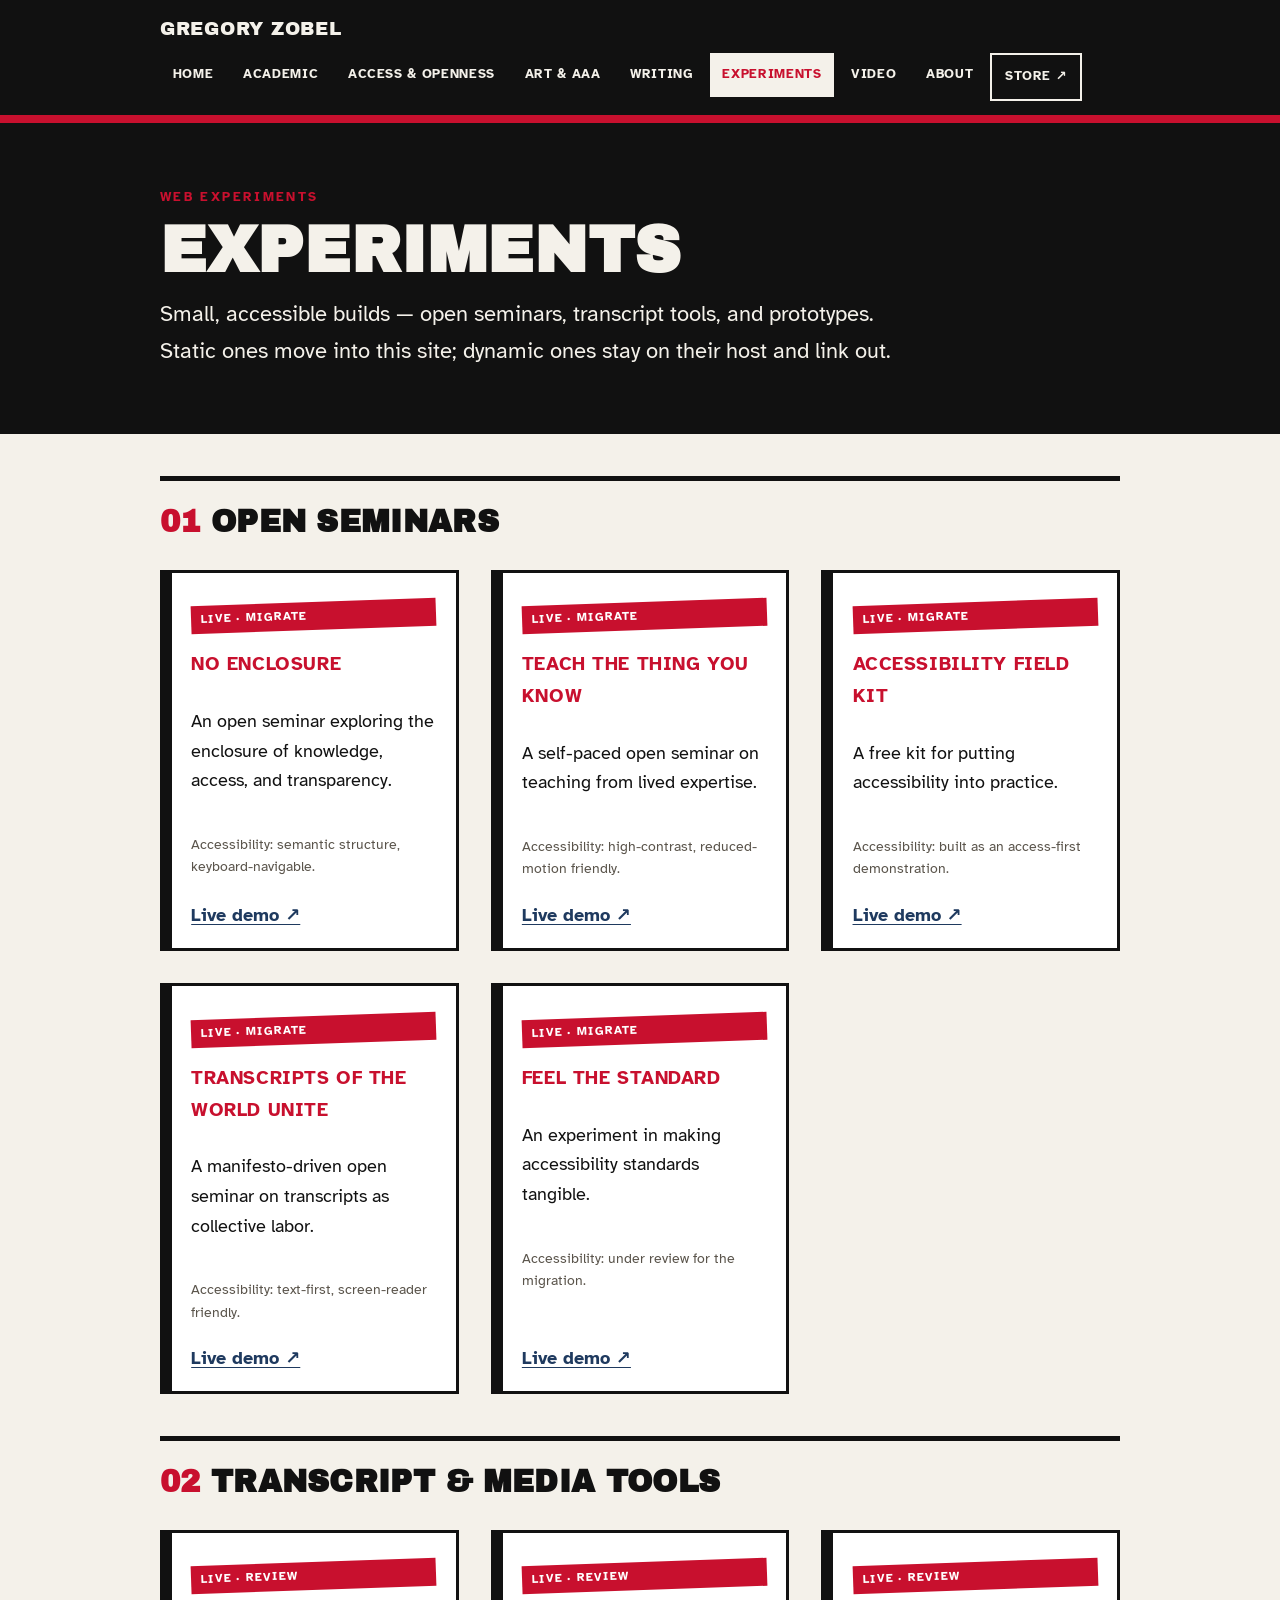
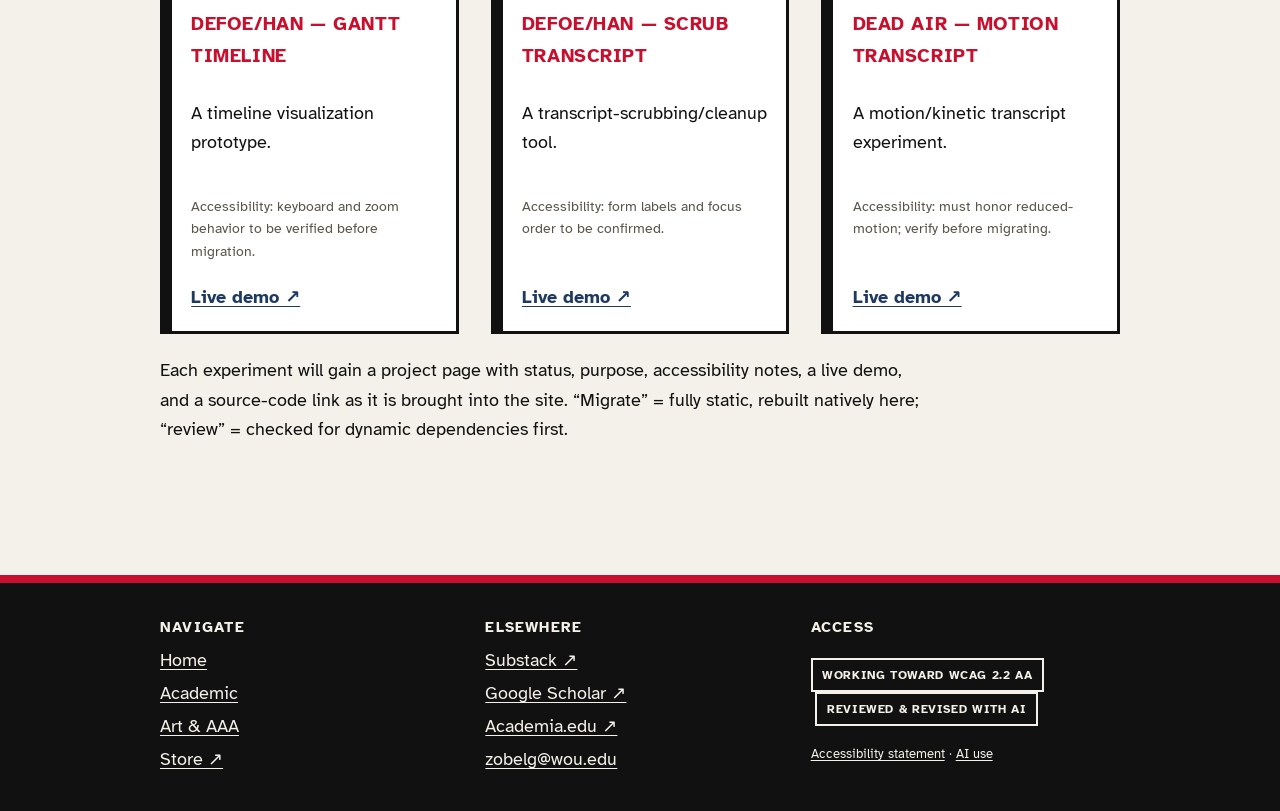
<file: experiments.html>
<!DOCTYPE html>
<html lang="en">
<head>
<meta charset="utf-8">
<meta name="viewport" content="width=device-width, initial-scale=1">
<title>Experiments — Gregory Zobel</title>
<meta name="description" content="Accessible web experiments, open seminars, and transcript tools by Gregory Zobel.">
<link rel="preconnect" href="https://fonts.googleapis.com">
<link rel="preconnect" href="https://fonts.gstatic.com" crossorigin>
<link href="https://fonts.googleapis.com/css2?family=Archivo+Black&family=Atkinson+Hyperlegible:ital,wght@0,400;0,700;1,400;1,700&display=swap" rel="stylesheet">
<link rel="stylesheet" href="assets/css/site.css">
</head>
<body>
<a class="skip" href="#main">Skip to main content</a>

<header class="site-header">
  <div class="wrap">
    <a class="brand" href="index.html">Gregory&nbsp;Zobel</a>
    <nav class="site-nav" aria-label="Primary">
      <ul>
        <li><a href="index.html">Home</a></li>
        <li><a href="academic.html">Academic</a></li>
        <li><a href="academic.html#access">Access &amp; Openness</a></li>
        <li><a href="aaa.html">Art &amp; AAA</a></li>
        <li><a href="aaa.html#writing">Writing</a></li>
        <li><a href="experiments.html" aria-current="page">Experiments</a></li>
        <li><a href="video.html">Video</a></li>
        <li><a href="academic.html#about">About</a></li>
        <li class="nav-store"><a href="https://compgizmo.gumroad.com/" rel="noopener">Store</a></li>
      </ul>
    </nav>
  </div>
</header>

<div class="hero">
  <div class="wrap">
    <p class="kicker">Web experiments</p>
    <h1>Experiments</h1>
    <p class="lede">Small, accessible builds — open seminars, transcript tools, and prototypes. Static ones move into this site; dynamic ones stay on their host and link out.</p>
  </div>
</div>

<main id="main">
  <div class="wrap">

    <h2><span class="n" aria-hidden="true">01</span> Open seminars</h2>
    <ul class="grid">
      <li class="card"><p class="stamp">Live · migrate</p><h3>No Enclosure</h3><p>An open seminar exploring the enclosure of knowledge, access, and transparency.</p><p class="meta">Accessibility: semantic structure, keyboard-navigable.</p><a class="more" href="https://no-enclosure.netlify.app/" rel="noopener">Live demo ↗</a></li>
      <li class="card"><p class="stamp">Live · migrate</p><h3>Teach the Thing You Know</h3><p>A self-paced open seminar on teaching from lived expertise.</p><p class="meta">Accessibility: high-contrast, reduced-motion friendly.</p><a class="more" href="https://teachthethingyouknow.netlify.app/" rel="noopener">Live demo ↗</a></li>
      <li class="card"><p class="stamp">Live · migrate</p><h3>Accessibility Field Kit</h3><p>A free kit for putting accessibility into practice.</p><p class="meta">Accessibility: built as an access-first demonstration.</p><a class="more" href="https://accessibilityfieldkit.netlify.app/" rel="noopener">Live demo ↗</a></li>
      <li class="card"><p class="stamp">Live · migrate</p><h3>Transcripts of the World Unite</h3><p>A manifesto-driven open seminar on transcripts as collective labor.</p><p class="meta">Accessibility: text-first, screen-reader friendly.</p><a class="more" href="https://transcriptsoftheworldunite.netlify.app/" rel="noopener">Live demo ↗</a></li>
      <li class="card"><p class="stamp">Live · migrate</p><h3>Feel the Standard</h3><p>An experiment in making accessibility standards tangible.</p><p class="meta">Accessibility: under review for the migration.</p><a class="more" href="https://feelthestandard.netlify.app/" rel="noopener">Live demo ↗</a></li>
    </ul>

    <h2><span class="n" aria-hidden="true">02</span> Transcript &amp; media tools</h2>
    <ul class="grid">
      <li class="card"><p class="stamp">Live · review</p><h3>Defoe/Han — Gantt Timeline</h3><p>A timeline visualization prototype.</p><p class="meta">Accessibility: keyboard and zoom behavior to be verified before migration.</p><a class="more" href="https://defoe-han-gantt-timeline.netlify.app/" rel="noopener">Live demo ↗</a></li>
      <li class="card"><p class="stamp">Live · review</p><h3>Defoe/Han — Scrub Transcript</h3><p>A transcript-scrubbing/cleanup tool.</p><p class="meta">Accessibility: form labels and focus order to be confirmed.</p><a class="more" href="https://defoe-han-scrub-transcript.netlify.app/" rel="noopener">Live demo ↗</a></li>
      <li class="card"><p class="stamp">Live · review</p><h3>Dead Air — Motion Transcript</h3><p>A motion/kinetic transcript experiment.</p><p class="meta">Accessibility: must honor reduced-motion; verify before migrating.</p><a class="more" href="https://dead-air-motion-transcript-2.netlify.app/" rel="noopener">Live demo ↗</a></li>
    </ul>

    <p class="meta">Each experiment will gain a project page with status, purpose, accessibility notes, a live demo, and a source-code link as it is brought into the site. “Migrate” = fully static, rebuilt natively here; “review” = checked for dynamic dependencies first.</p>

  </div>
</main>

<footer class="site-footer">
  <div class="wrap">
    <div>
      <h2>Navigate</h2>
      <ul>
        <li><a href="index.html">Home</a></li>
        <li><a href="academic.html">Academic</a></li>
        <li><a href="aaa.html">Art &amp; AAA</a></li>
        <li><a href="https://compgizmo.gumroad.com/" rel="noopener">Store ↗</a></li>
      </ul>
    </div>
    <div>
      <h2>Elsewhere</h2>
      <ul>
        <li><a href="https://closedcaptionpassion.substack.com/" rel="noopener">Substack ↗</a></li>
        <li><a href="https://scholar.google.com/citations?user=opu3ghUAAAAJ&amp;hl=en" rel="noopener">Google Scholar ↗</a></li><li><a href="https://wou.academia.edu/GregoryZobel" rel="noopener">Academia.edu ↗</a></li>
        <li><a href="mailto:zobelg@wou.edu">zobelg@wou.edu</a></li>
      </ul>
    </div>
    <div>
      <h2>Access</h2>
      <p><span class="badge">Working toward WCAG 2.2 AA</span> <a class="badge" href="ai-use.html">Reviewed &amp; revised with AI</a></p>
      <p class="fineprint"><a href="accessibility.html">Accessibility statement</a> · <a href="ai-use.html">AI use</a></p>
    </div>
  </div>
</footer>
</body>
</html>
</file>
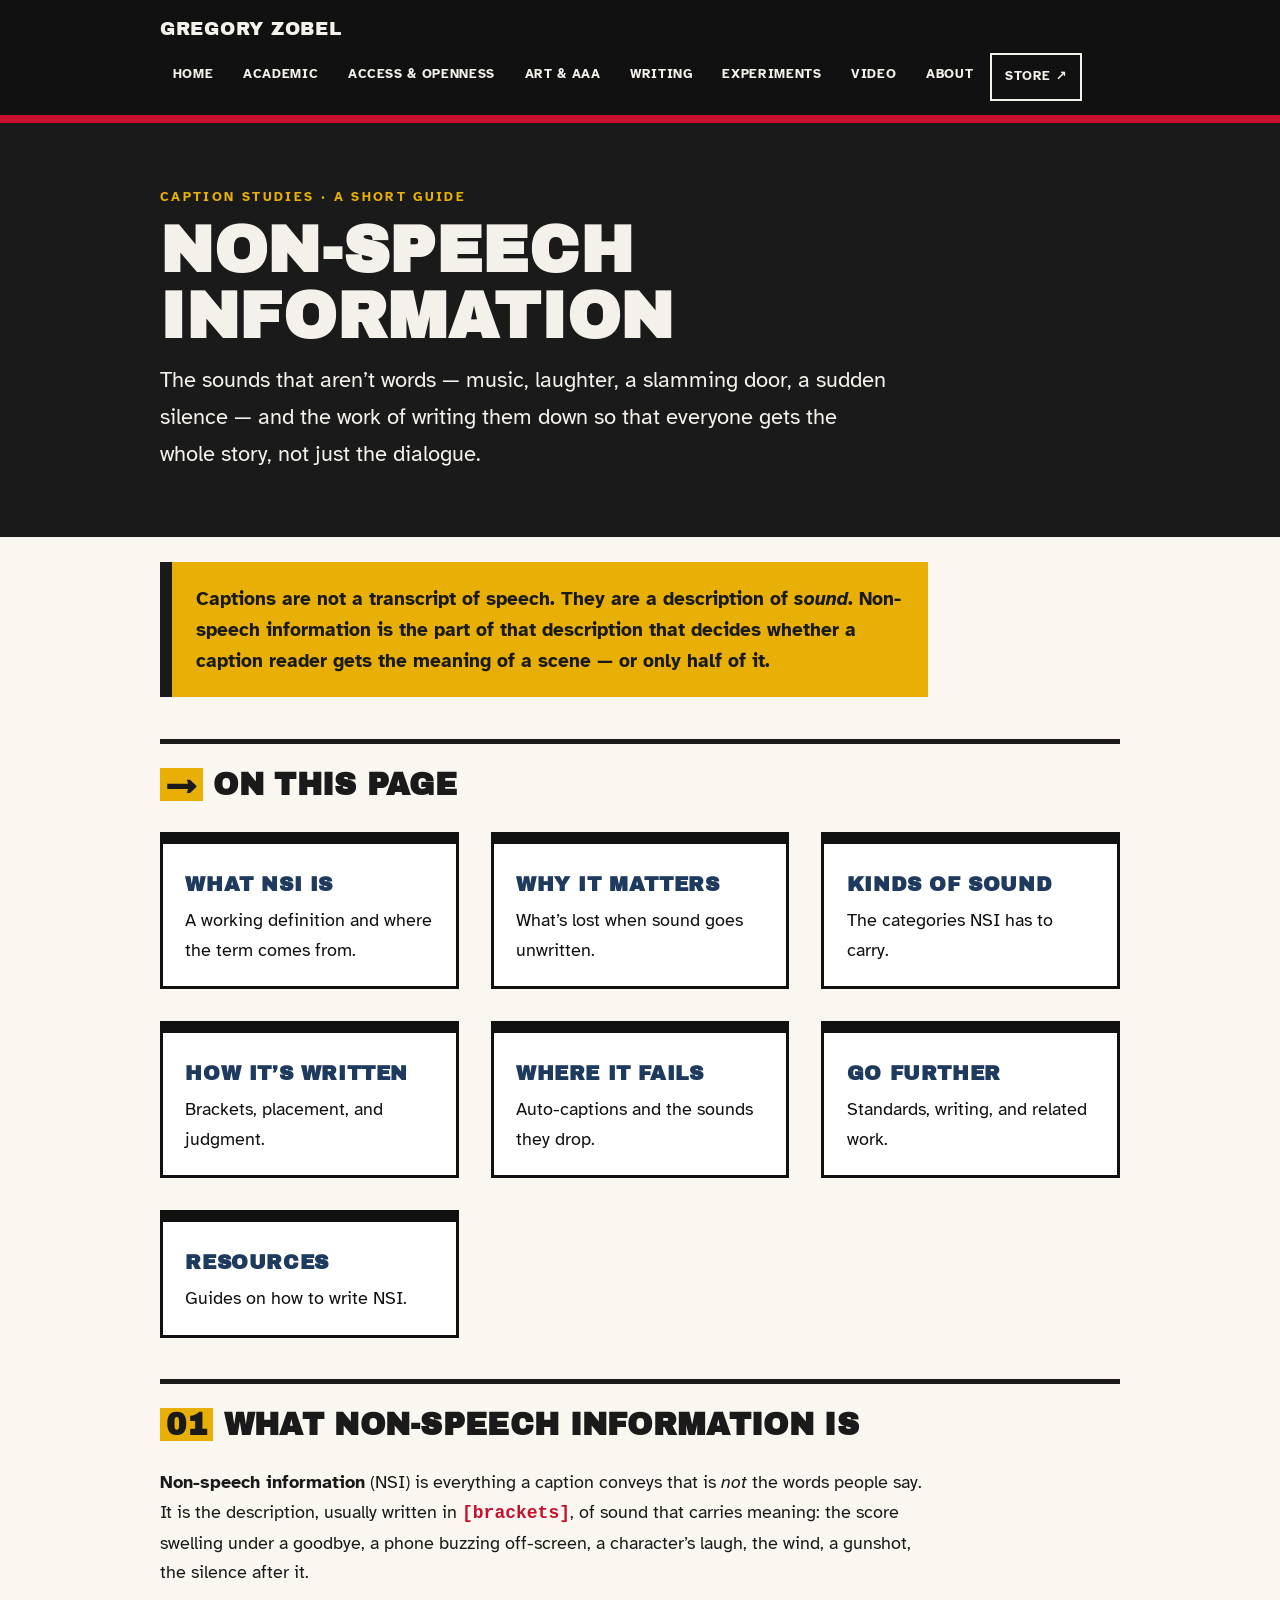
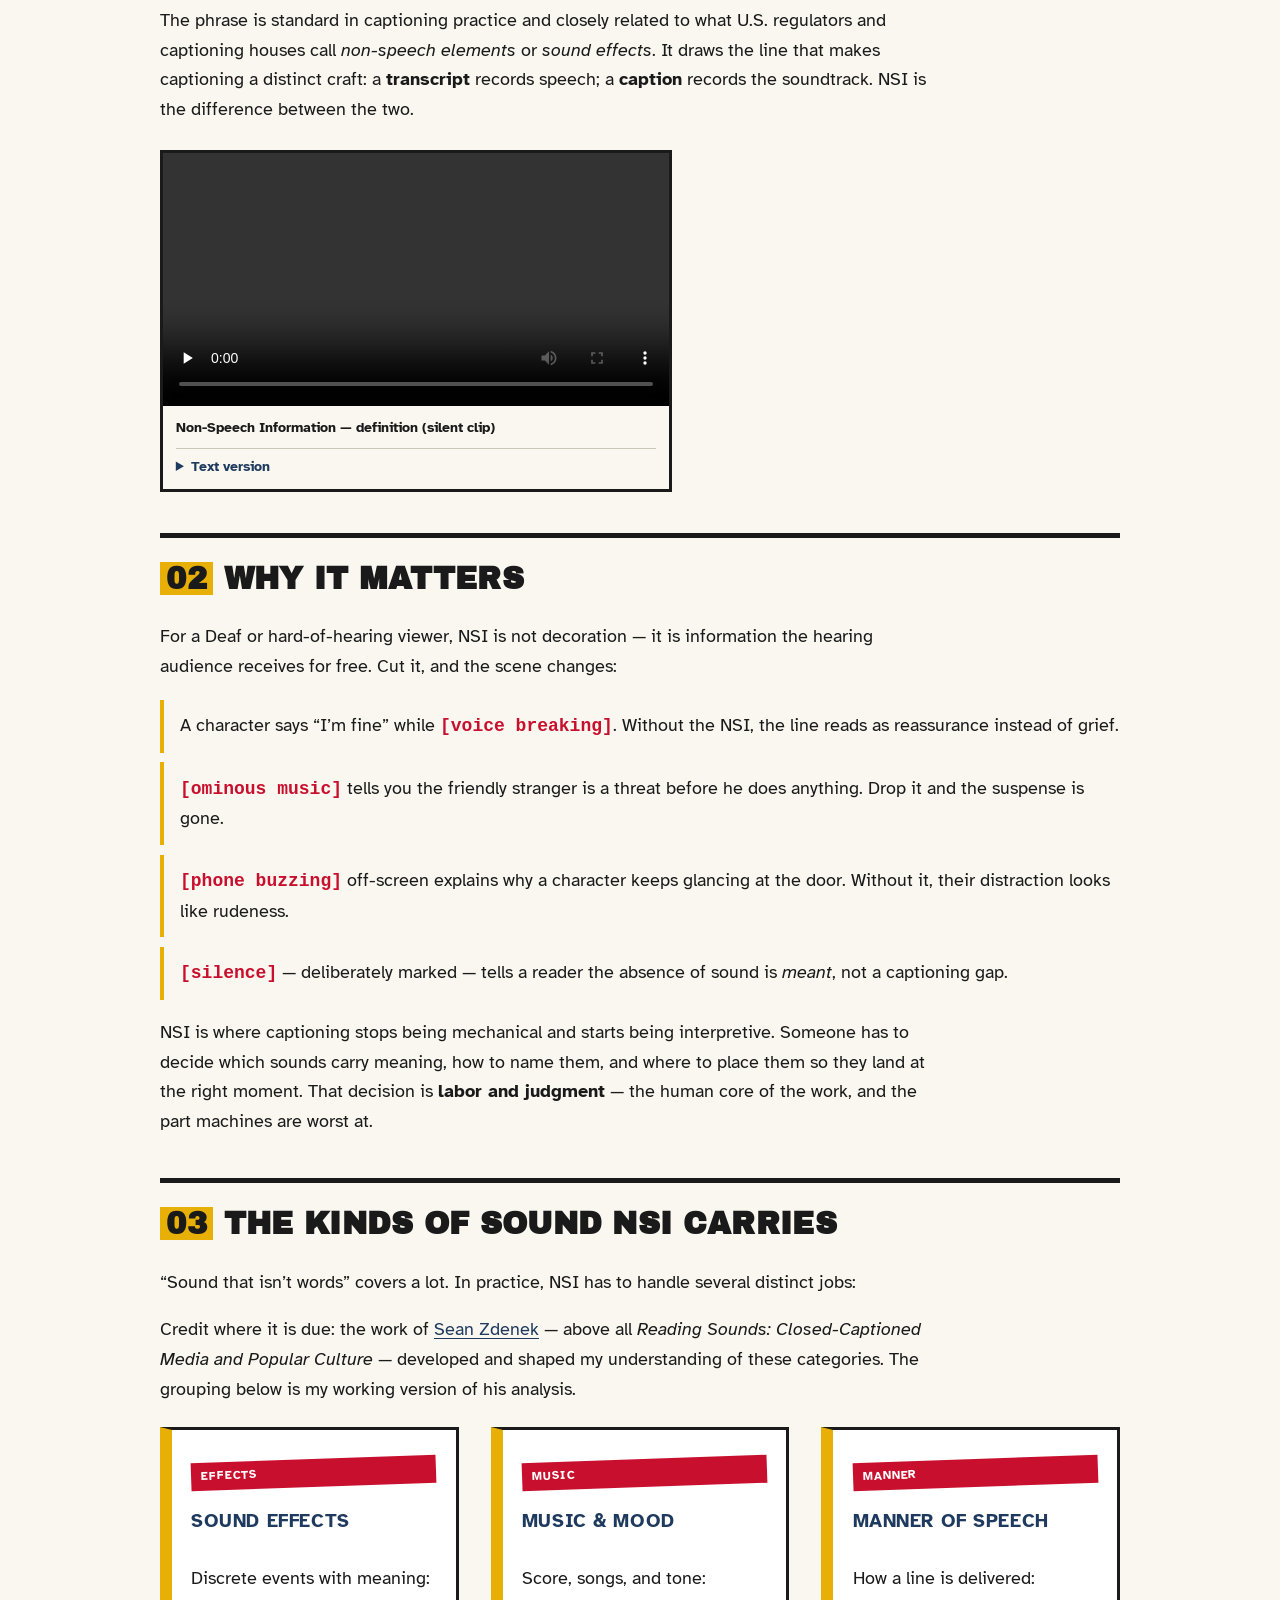
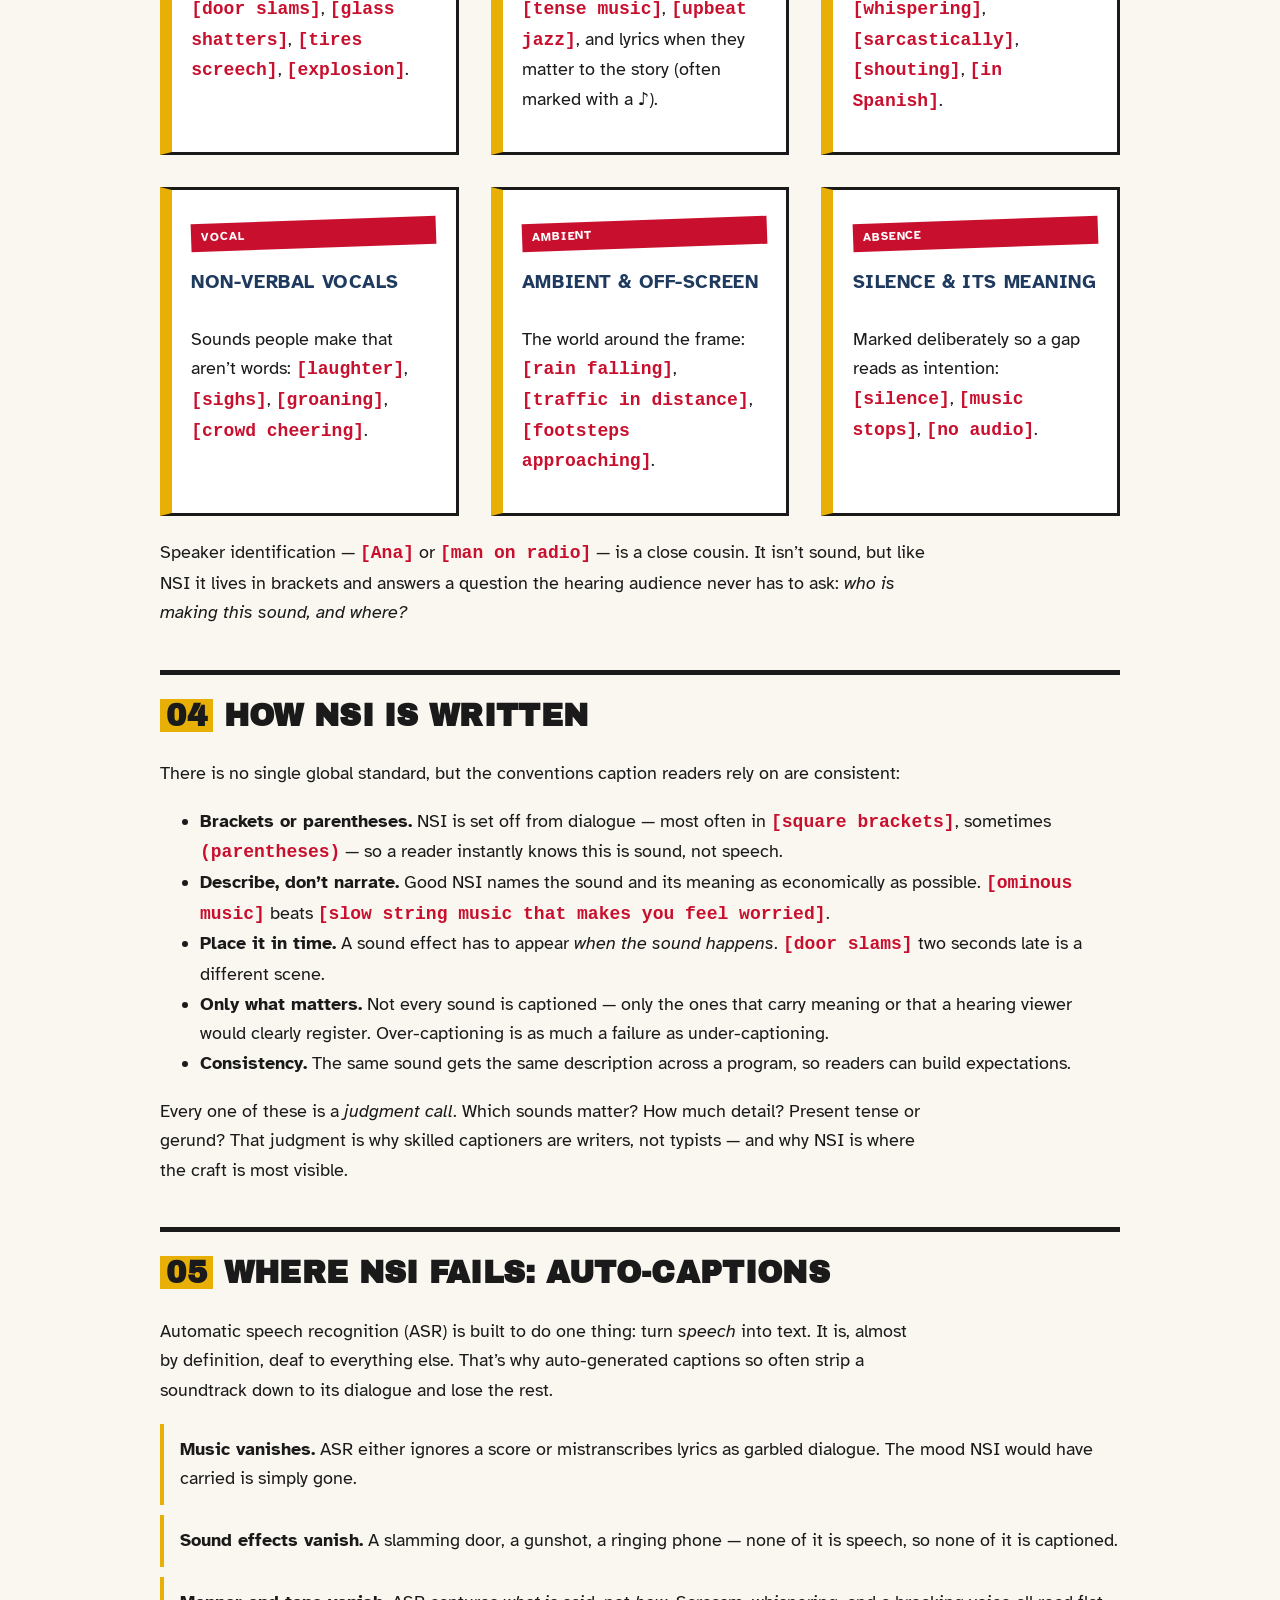
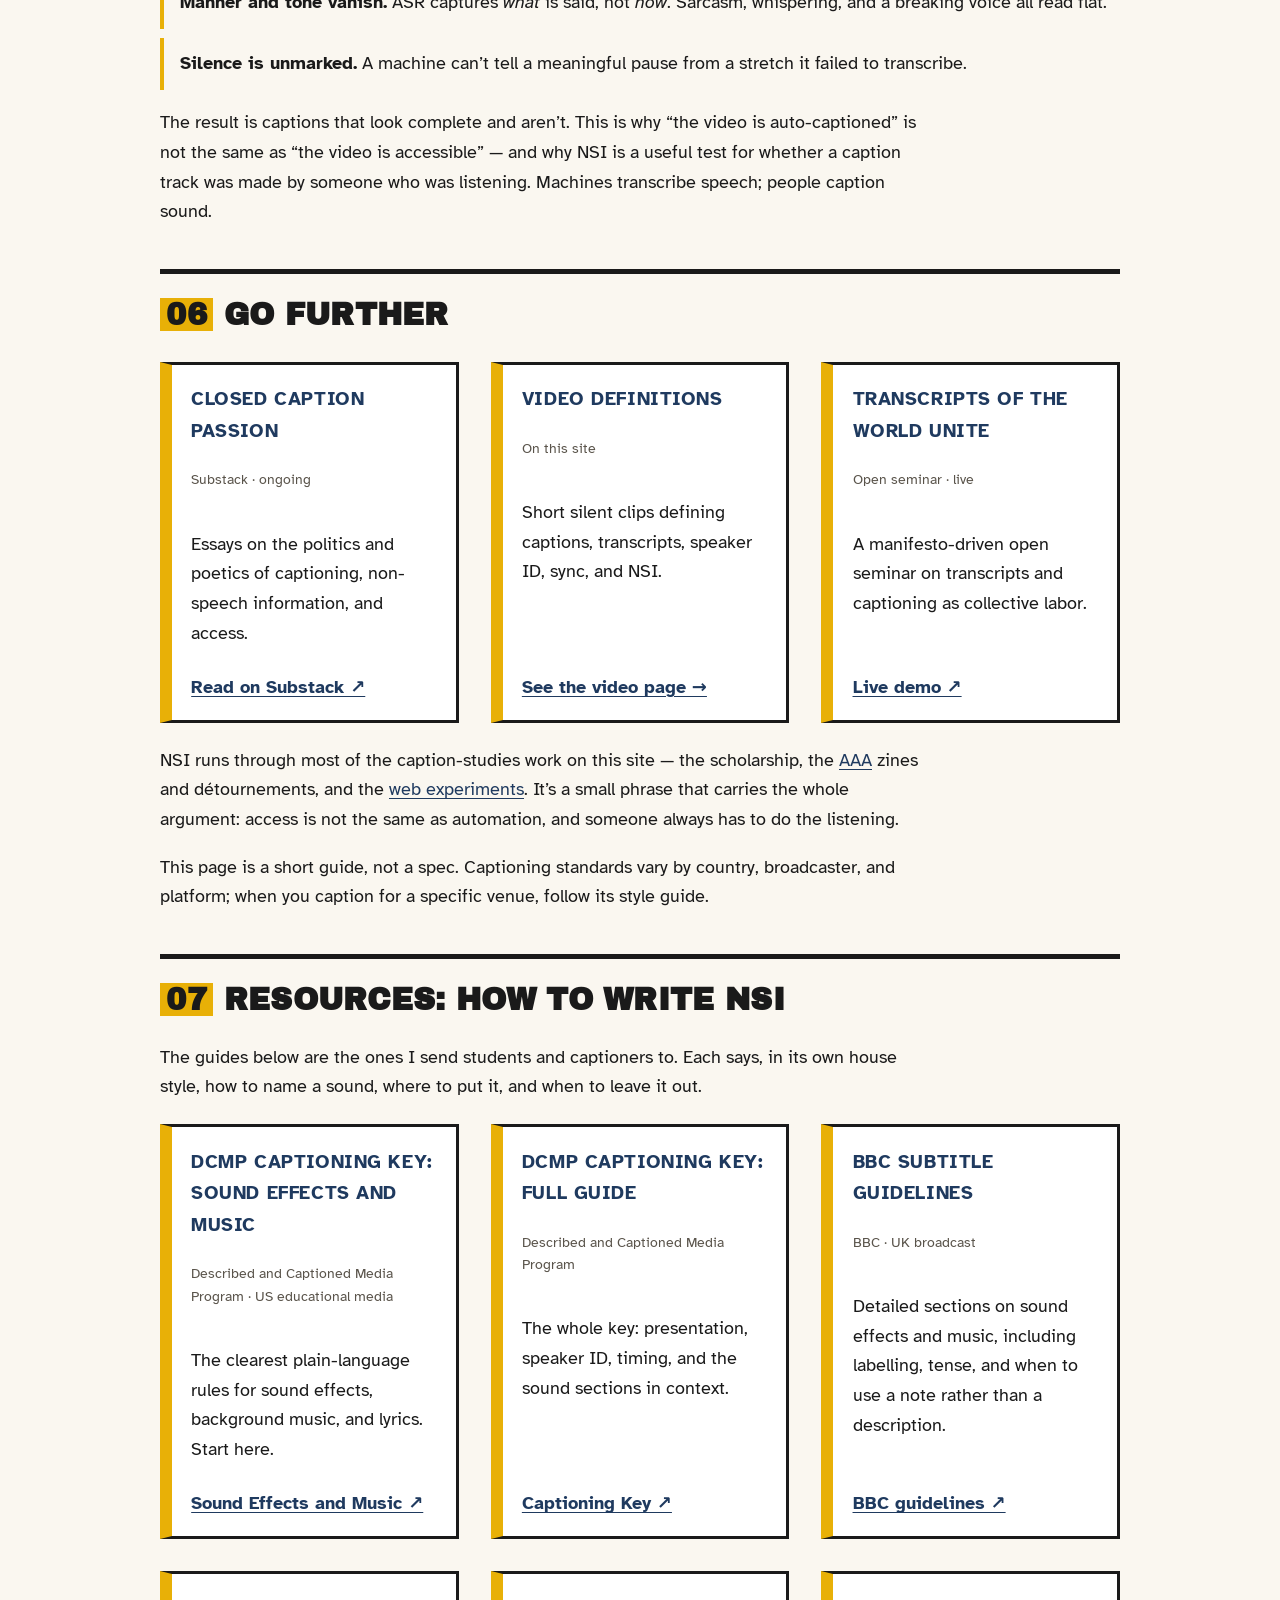
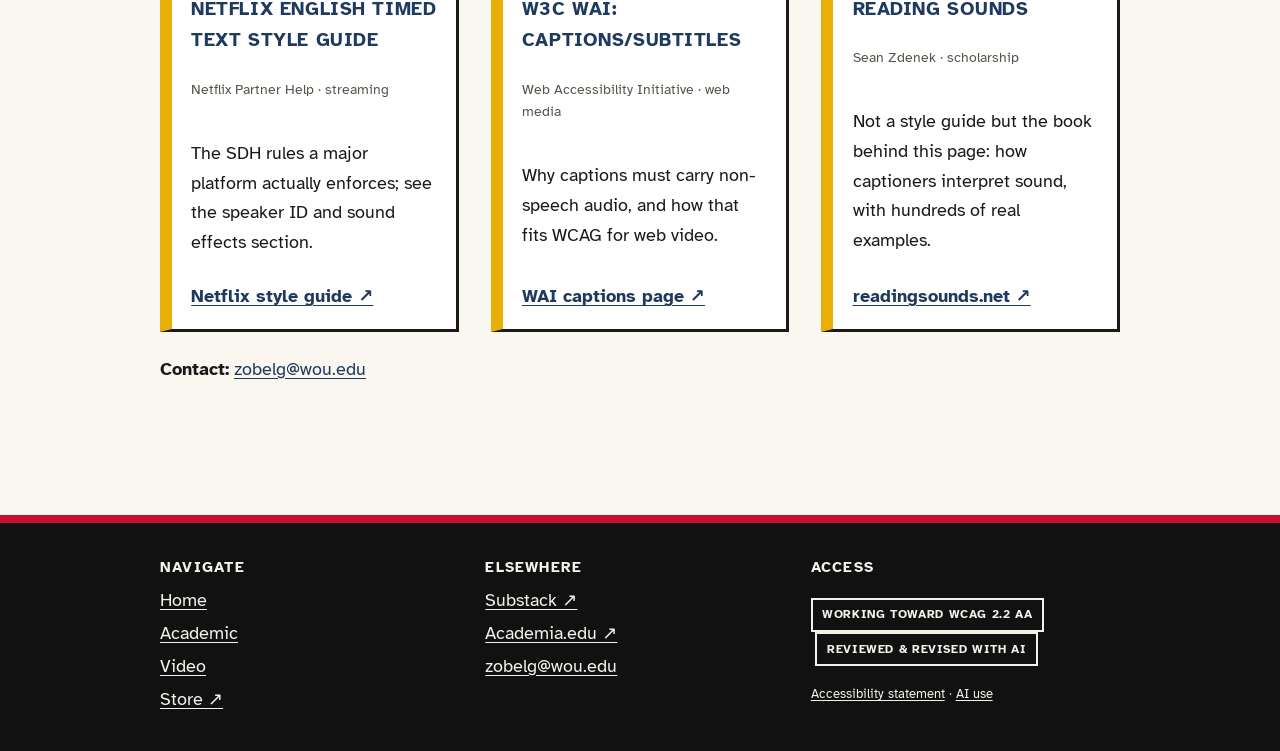
<file: non-speech-information.html>
<!DOCTYPE html>
<html lang="en">
<head>
<meta charset="utf-8">
<meta name="viewport" content="width=device-width, initial-scale=1">
<title>Non-Speech Information — Gregory Zobel</title>
<meta name="description" content="A short, accessible guide to non-speech information (NSI) in closed captioning: what it is, why it matters, the kinds of sound it names, how it's written, and where auto-captions fail it.">
<link rel="preconnect" href="https://fonts.googleapis.com">
<link rel="preconnect" href="https://fonts.gstatic.com" crossorigin>
<link href="https://fonts.googleapis.com/css2?family=Archivo+Black&family=Atkinson+Hyperlegible:ital,wght@0,400;0,700;1,400;1,700&display=swap" rel="stylesheet">
<link rel="stylesheet" href="assets/css/site.css">
</head>
<body class="register-academic">
<a class="skip" href="#main">Skip to main content</a>

<header class="site-header">
  <div class="wrap">
    <a class="brand" href="index.html">Gregory&nbsp;Zobel</a>
    <nav class="site-nav" aria-label="Primary">
      <ul>
        <li><a href="index.html">Home</a></li>
        <li><a href="academic.html">Academic</a></li>
        <li><a href="academic.html#access">Access &amp; Openness</a></li>
        <li><a href="aaa.html">Art &amp; AAA</a></li>
        <li><a href="aaa.html#writing">Writing</a></li>
        <li><a href="experiments.html">Experiments</a></li>
        <li><a href="video.html">Video</a></li>
        <li><a href="academic.html#about">About</a></li>
        <li class="nav-store"><a href="https://compgizmo.gumroad.com/" rel="noopener">Store</a></li>
      </ul>
    </nav>
  </div>
</header>

<div class="hero">
  <div class="wrap">
    <p class="kicker">Caption Studies · A short guide</p>
    <h1>Non-Speech Information</h1>
    <p class="lede">The sounds that aren&rsquo;t words — music, laughter, a slamming door, a sudden silence — and the work of writing them down so that everyone gets the whole story, not just the dialogue.</p>
  </div>
</div>

<main id="main">
  <div class="wrap">

    <p class="thesis">Captions are not a transcript of speech. They are a description of <em>sound</em>. Non-speech information is the part of that description that decides whether a caption reader gets the meaning of a scene — or only half of it.</p>

    <nav aria-label="On this page">
      <h2><span class="n" aria-hidden="true">→</span> On this page</h2>
      <ul class="grid">
        <li><a class="entrance" href="#what"><h3>What NSI is</h3><p>A working definition and where the term comes from.</p></a></li>
        <li><a class="entrance" href="#why"><h3>Why it matters</h3><p>What&rsquo;s lost when sound goes unwritten.</p></a></li>
        <li><a class="entrance" href="#kinds"><h3>Kinds of sound</h3><p>The categories NSI has to carry.</p></a></li>
        <li><a class="entrance" href="#writing"><h3>How it&rsquo;s written</h3><p>Brackets, placement, and judgment.</p></a></li>
        <li><a class="entrance" href="#fails"><h3>Where it fails</h3><p>Auto-captions and the sounds they drop.</p></a></li>
        <li><a class="entrance" href="#more"><h3>Go further</h3><p>Standards, writing, and related work.</p></a></li>
        <li><a class="entrance" href="#resources"><h3>Resources</h3><p>Guides on how to write NSI.</p></a></li>
      </ul>
    </nav>

    <h2 id="what"><span class="n" aria-hidden="true">01</span> What non-speech information is</h2>
    <p><strong>Non-speech information</strong> (NSI) is everything a caption conveys that is <em>not</em> the words people say. It is the description, usually written in <span class="timecode">[brackets]</span>, of sound that carries meaning: the score swelling under a goodbye, a phone buzzing off-screen, a character&rsquo;s laugh, the wind, a gunshot, the silence after it.</p>
    <p>The phrase is standard in captioning practice and closely related to what U.S. regulators and captioning houses call <em>non-speech elements</em> or <em>sound effects</em>. It draws the line that makes captioning a distinct craft: a <strong>transcript</strong> records speech; a <strong>caption</strong> records the soundtrack. NSI is the difference between the two.</p>

    <figure class="video" style="max-width:32rem;margin:1.6rem 0;">
      <video controls loop preload="none" aria-describedby="nsi-clip">
        <source src="assets/video/definitions/005_non_speech_info.mp4" type="video/mp4">
        Your browser can&rsquo;t play this clip. <a href="assets/video/definitions/005_non_speech_info.mp4">Download it</a>.
      </video>
      <figcaption>
        <span class="t">Non-Speech Information — definition (silent clip)</span>
        <details class="transcript"><summary>Text version</summary><p><strong>Non-Speech Information:</strong> The sounds that aren&rsquo;t words — music, laughter, a slamming door. Written, usually in [brackets].</p></details>
      </figcaption>
    </figure>

    <h2 id="why"><span class="n" aria-hidden="true">02</span> Why it matters</h2>
    <p>For a Deaf or hard-of-hearing viewer, NSI is not decoration — it is information the hearing audience receives for free. Cut it, and the scene changes:</p>
    <ul class="refs">
      <li>A character says &ldquo;I&rsquo;m fine&rdquo; while <span class="timecode">[voice breaking]</span>. Without the NSI, the line reads as reassurance instead of grief.</li>
      <li><span class="timecode">[ominous music]</span> tells you the friendly stranger is a threat before he does anything. Drop it and the suspense is gone.</li>
      <li><span class="timecode">[phone buzzing]</span> off-screen explains why a character keeps glancing at the door. Without it, their distraction looks like rudeness.</li>
      <li><span class="timecode">[silence]</span> — deliberately marked — tells a reader the absence of sound is <em>meant</em>, not a captioning gap.</li>
    </ul>
    <p>NSI is where captioning stops being mechanical and starts being interpretive. Someone has to decide which sounds carry meaning, how to name them, and where to place them so they land at the right moment. That decision is <strong>labor and judgment</strong> — the human core of the work, and the part machines are worst at.</p>

    <h2 id="kinds"><span class="n" aria-hidden="true">03</span> The kinds of sound NSI carries</h2>
    <p>&ldquo;Sound that isn&rsquo;t words&rdquo; covers a lot. In practice, NSI has to handle several distinct jobs:</p>
    <p>Credit where it is due: the work of <a href="https://readingsounds.net/" rel="noopener">Sean Zdenek</a> — above all <em>Reading Sounds: Closed-Captioned Media and Popular Culture</em> — developed and shaped my understanding of these categories. The grouping below is my working version of his analysis.</p>
    <ul class="grid">
      <li class="card"><p class="stamp">Effects</p><h3>Sound effects</h3><p>Discrete events with meaning: <span class="timecode">[door slams]</span>, <span class="timecode">[glass shatters]</span>, <span class="timecode">[tires screech]</span>, <span class="timecode">[explosion]</span>.</p></li>
      <li class="card"><p class="stamp">Music</p><h3>Music &amp; mood</h3><p>Score, songs, and tone: <span class="timecode">[tense music]</span>, <span class="timecode">[upbeat jazz]</span>, and lyrics when they matter to the story (often marked with a &#9834;).</p></li>
      <li class="card"><p class="stamp">Manner</p><h3>Manner of speech</h3><p>How a line is delivered: <span class="timecode">[whispering]</span>, <span class="timecode">[sarcastically]</span>, <span class="timecode">[shouting]</span>, <span class="timecode">[in Spanish]</span>.</p></li>
      <li class="card"><p class="stamp">Vocal</p><h3>Non-verbal vocals</h3><p>Sounds people make that aren&rsquo;t words: <span class="timecode">[laughter]</span>, <span class="timecode">[sighs]</span>, <span class="timecode">[groaning]</span>, <span class="timecode">[crowd cheering]</span>.</p></li>
      <li class="card"><p class="stamp">Ambient</p><h3>Ambient &amp; off-screen</h3><p>The world around the frame: <span class="timecode">[rain falling]</span>, <span class="timecode">[traffic in distance]</span>, <span class="timecode">[footsteps approaching]</span>.</p></li>
      <li class="card"><p class="stamp">Absence</p><h3>Silence &amp; its meaning</h3><p>Marked deliberately so a gap reads as intention: <span class="timecode">[silence]</span>, <span class="timecode">[music stops]</span>, <span class="timecode">[no audio]</span>.</p></li>
    </ul>
    <p class="meta">Speaker identification — <span class="timecode">[Ana]</span> or <span class="timecode">[man on radio]</span> — is a close cousin. It isn&rsquo;t sound, but like NSI it lives in brackets and answers a question the hearing audience never has to ask: <em>who is making this sound, and where?</em></p>

    <h2 id="writing"><span class="n" aria-hidden="true">04</span> How NSI is written</h2>
    <p>There is no single global standard, but the conventions caption readers rely on are consistent:</p>
    <ul>
      <li><strong>Brackets or parentheses.</strong> NSI is set off from dialogue — most often in <span class="timecode">[square brackets]</span>, sometimes <span class="timecode">(parentheses)</span> — so a reader instantly knows this is sound, not speech.</li>
      <li><strong>Describe, don&rsquo;t narrate.</strong> Good NSI names the sound and its meaning as economically as possible. <span class="timecode">[ominous music]</span> beats <span class="timecode">[slow string music that makes you feel worried]</span>.</li>
      <li><strong>Place it in time.</strong> A sound effect has to appear <em>when the sound happens</em>. <span class="timecode">[door slams]</span> two seconds late is a different scene.</li>
      <li><strong>Only what matters.</strong> Not every sound is captioned — only the ones that carry meaning or that a hearing viewer would clearly register. Over-captioning is as much a failure as under-captioning.</li>
      <li><strong>Consistency.</strong> The same sound gets the same description across a program, so readers can build expectations.</li>
    </ul>
    <p>Every one of these is a <em>judgment call</em>. Which sounds matter? How much detail? Present tense or gerund? That judgment is why skilled captioners are writers, not typists — and why NSI is where the craft is most visible.</p>

    <h2 id="fails"><span class="n" aria-hidden="true">05</span> Where NSI fails: auto-captions</h2>
    <p>Automatic speech recognition (ASR) is built to do one thing: turn <em>speech</em> into text. It is, almost by definition, deaf to everything else. That&rsquo;s why auto-generated captions so often strip a soundtrack down to its dialogue and lose the rest.</p>
    <ul class="refs">
      <li><strong>Music vanishes.</strong> ASR either ignores a score or mistranscribes lyrics as garbled dialogue. The mood NSI would have carried is simply gone.</li>
      <li><strong>Sound effects vanish.</strong> A slamming door, a gunshot, a ringing phone — none of it is speech, so none of it is captioned.</li>
      <li><strong>Manner and tone vanish.</strong> ASR captures <em>what</em> is said, not <em>how</em>. Sarcasm, whispering, and a breaking voice all read flat.</li>
      <li><strong>Silence is unmarked.</strong> A machine can&rsquo;t tell a meaningful pause from a stretch it failed to transcribe.</li>
    </ul>
    <p>The result is captions that look complete and aren&rsquo;t. This is why &ldquo;the video is auto-captioned&rdquo; is not the same as &ldquo;the video is accessible&rdquo; — and why NSI is a useful test for whether a caption track was made by someone who was listening. Machines transcribe speech; people caption sound.</p>

    <h2 id="more"><span class="n" aria-hidden="true">06</span> Go further</h2>
    <ul class="grid">
      <li class="card">
        <h3>Closed Caption Passion</h3>
        <p class="meta">Substack · ongoing</p>
        <p>Essays on the politics and poetics of captioning, non-speech information, and access.</p>
        <a class="more" href="https://closedcaptionpassion.substack.com/" rel="noopener">Read on Substack&nbsp;&#8599;</a>
      </li>
      <li class="card">
        <h3>Video definitions</h3>
        <p class="meta">On this site</p>
        <p>Short silent clips defining captions, transcripts, speaker ID, sync, and NSI.</p>
        <a class="more" href="video.html">See the video page &rarr;</a>
      </li>
      <li class="card">
        <h3>Transcripts of the World Unite</h3>
        <p class="meta">Open seminar · live</p>
        <p>A manifesto-driven open seminar on transcripts and captioning as collective labor.</p>
        <a class="more" href="https://transcriptsoftheworldunite.netlify.app/" rel="noopener">Live demo&nbsp;&#8599;</a>
      </li>
    </ul>
    <p>NSI runs through most of the caption-studies work on this site — the scholarship, the <a href="aaa.html">AAA</a> zines and détournements, and the <a href="experiments.html">web experiments</a>. It&rsquo;s a small phrase that carries the whole argument: access is not the same as automation, and someone always has to do the listening.</p>

    <p class="meta">This page is a short guide, not a spec. Captioning standards vary by country, broadcaster, and platform; when you caption for a specific venue, follow its style guide.</p>

    <h2 id="resources"><span class="n" aria-hidden="true">07</span> Resources: how to write NSI</h2>
    <p>The guides below are the ones I send students and captioners to. Each says, in its own house style, how to name a sound, where to put it, and when to leave it out.</p>
    <ul class="grid">
      <li class="card">
        <h3>DCMP Captioning Key: Sound Effects and Music</h3>
        <p class="meta">Described and Captioned Media Program · US educational media</p>
        <p>The clearest plain-language rules for sound effects, background music, and lyrics. Start here.</p>
        <a class="more" href="https://dcmp.org/learn/captioningkey/602" rel="noopener">Sound Effects and Music&nbsp;&#8599;</a>
      </li>
      <li class="card">
        <h3>DCMP Captioning Key: full guide</h3>
        <p class="meta">Described and Captioned Media Program</p>
        <p>The whole key: presentation, speaker ID, timing, and the sound sections in context.</p>
        <a class="more" href="https://dcmp.org/learn/captioningkey" rel="noopener">Captioning Key&nbsp;&#8599;</a>
      </li>
      <li class="card">
        <h3>BBC Subtitle Guidelines</h3>
        <p class="meta">BBC · UK broadcast</p>
        <p>Detailed sections on sound effects and music, including labelling, tense, and when to use a note rather than a description.</p>
        <a class="more" href="https://www.bbc.co.uk/accessibility/forproducts/guides/subtitles/" rel="noopener">BBC guidelines&nbsp;&#8599;</a>
      </li>
      <li class="card">
        <h3>Netflix English Timed Text Style Guide</h3>
        <p class="meta">Netflix Partner Help · streaming</p>
        <p>The SDH rules a major platform actually enforces; see the speaker ID and sound effects section.</p>
        <a class="more" href="https://partnerhelp.netflixstudios.com/hc/en-us/articles/217350977-English-Timed-Text-Style-Guide" rel="noopener">Netflix style guide&nbsp;&#8599;</a>
      </li>
      <li class="card">
        <h3>W3C WAI: Captions/Subtitles</h3>
        <p class="meta">Web Accessibility Initiative · web media</p>
        <p>Why captions must carry non-speech audio, and how that fits WCAG for web video.</p>
        <a class="more" href="https://www.w3.org/WAI/media/av/captions/" rel="noopener">WAI captions page&nbsp;&#8599;</a>
      </li>
      <li class="card">
        <h3>Reading Sounds</h3>
        <p class="meta">Sean Zdenek · scholarship</p>
        <p>Not a style guide but the book behind this page: how captioners interpret sound, with hundreds of real examples.</p>
        <a class="more" href="https://readingsounds.net/" rel="noopener">readingsounds.net&nbsp;&#8599;</a>
      </li>
    </ul>

    <p><strong>Contact:</strong> <a href="mailto:zobelg@wou.edu">zobelg@wou.edu</a></p>

  </div>
</main>

<footer class="site-footer">
  <div class="wrap">
    <div>
      <h2>Navigate</h2>
      <ul>
        <li><a href="index.html">Home</a></li>
        <li><a href="academic.html">Academic</a></li>
        <li><a href="video.html">Video</a></li>
        <li><a href="https://compgizmo.gumroad.com/" rel="noopener">Store &#8599;</a></li>
      </ul>
    </div>
    <div>
      <h2>Elsewhere</h2>
      <ul>
        <li><a href="https://closedcaptionpassion.substack.com/" rel="noopener">Substack &#8599;</a></li>
        <li><a href="https://wou.academia.edu/GregoryZobel" rel="noopener">Academia.edu &#8599;</a></li>
        <li><a href="mailto:zobelg@wou.edu">zobelg@wou.edu</a></li>
      </ul>
    </div>
    <div>
      <h2>Access</h2>
      <p><span class="badge">Working toward WCAG 2.2 AA</span> <a class="badge" href="ai-use.html">Reviewed &amp; revised with AI</a></p>
      <p class="fineprint"><a href="accessibility.html">Accessibility statement</a> · <a href="ai-use.html">AI use</a></p>
    </div>
  </div>
</footer>
</body>
</html>
</file>
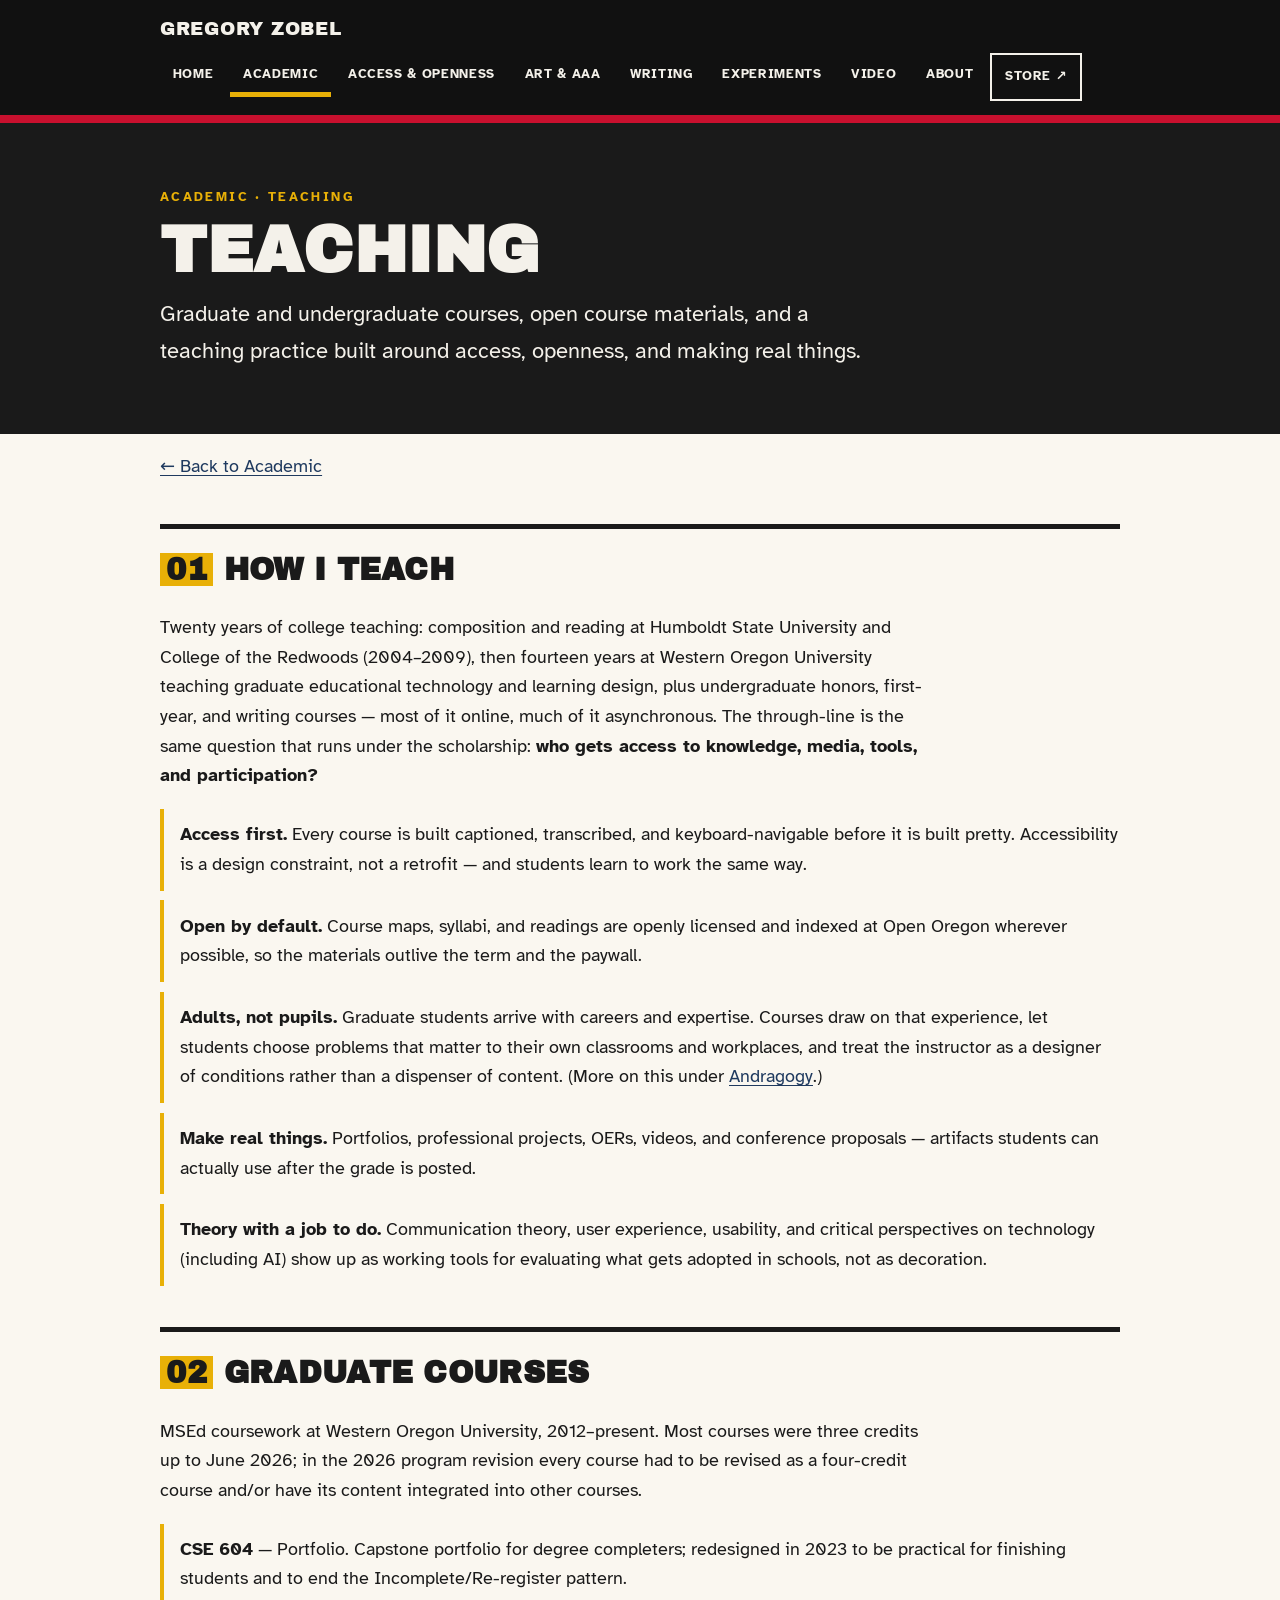
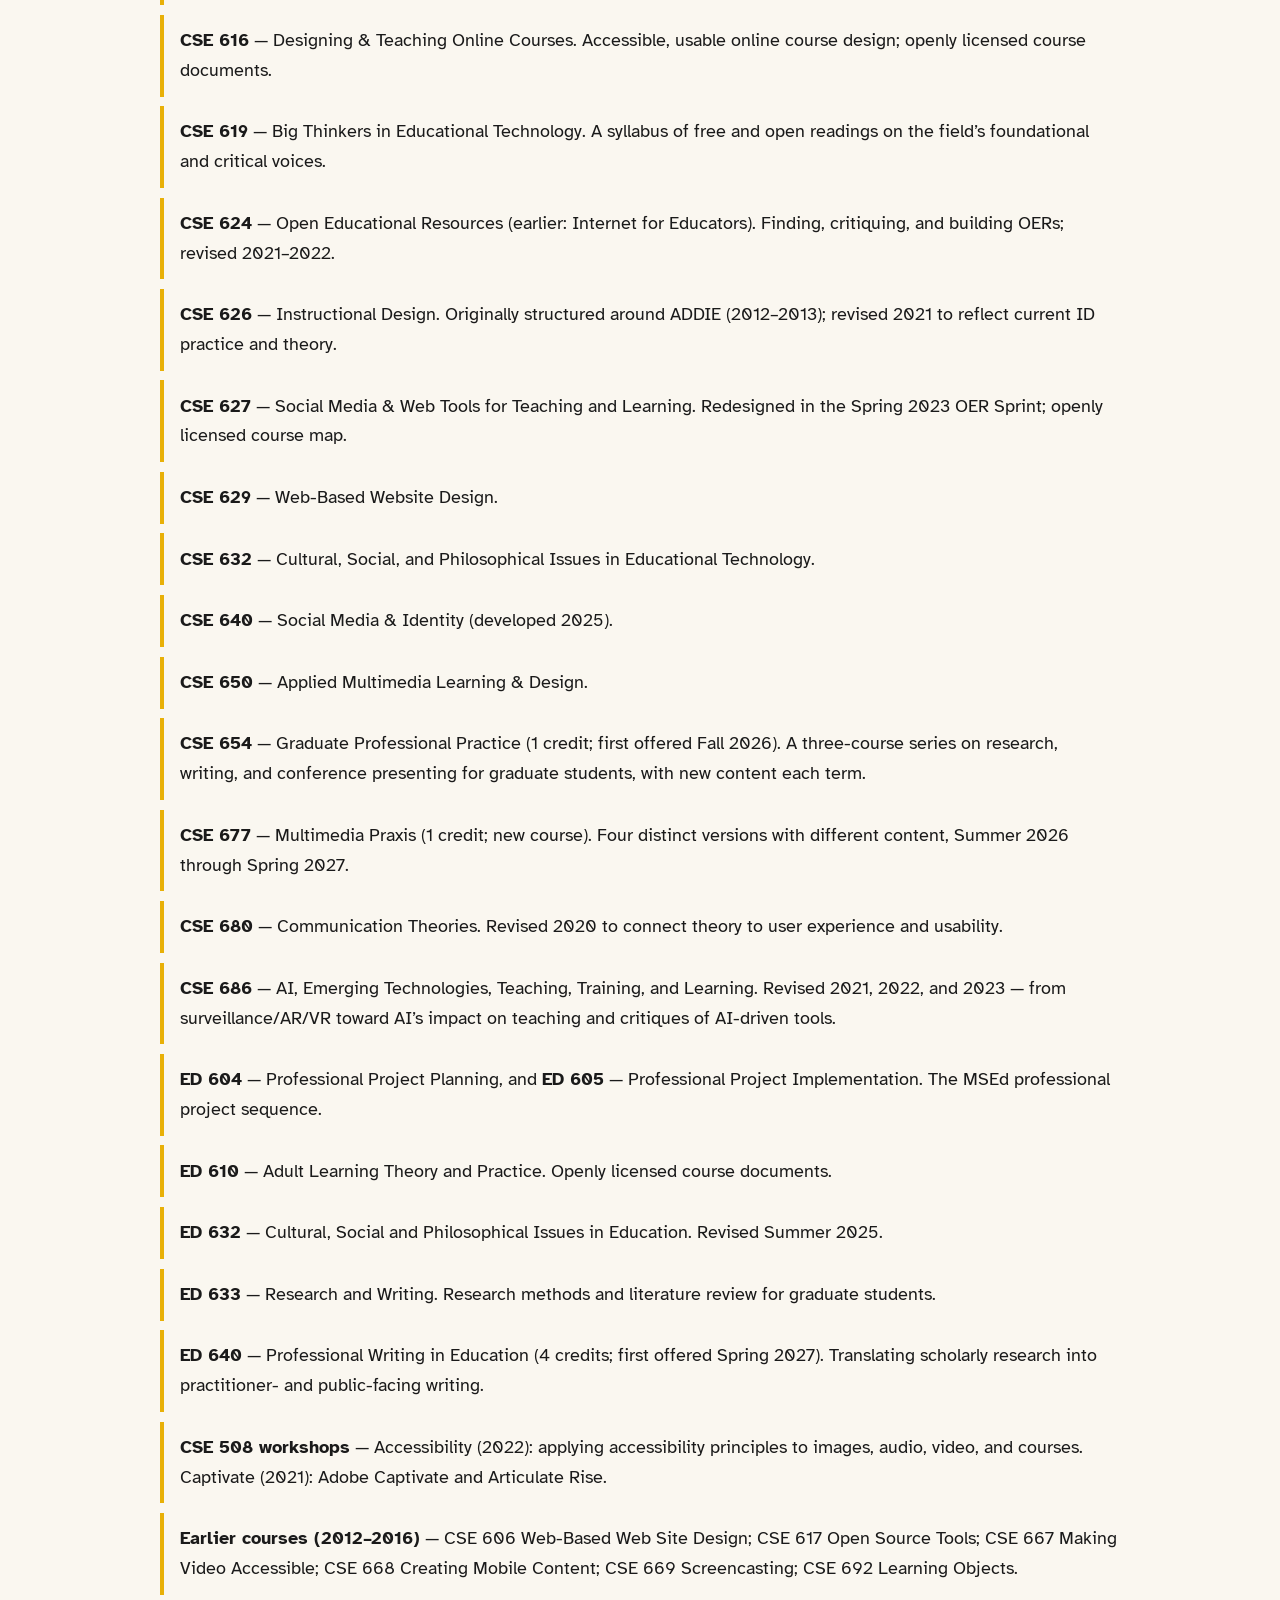
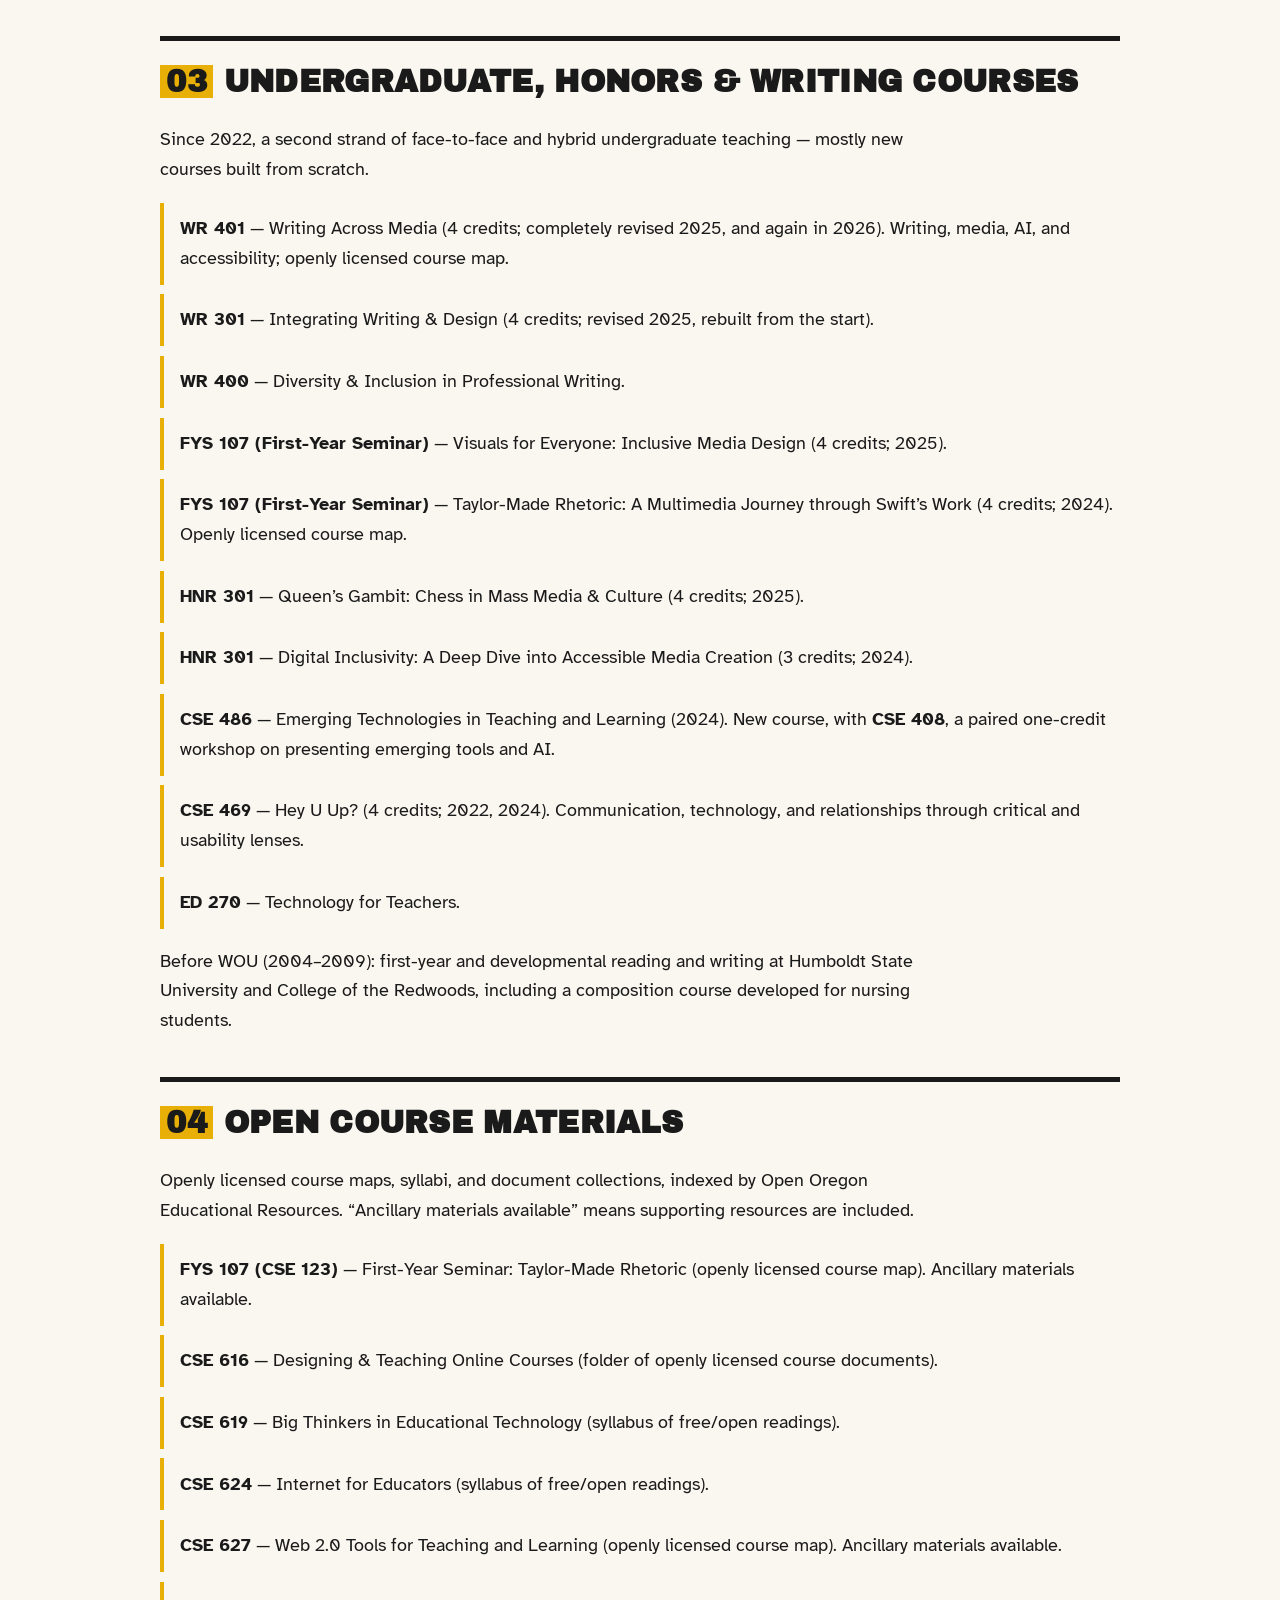
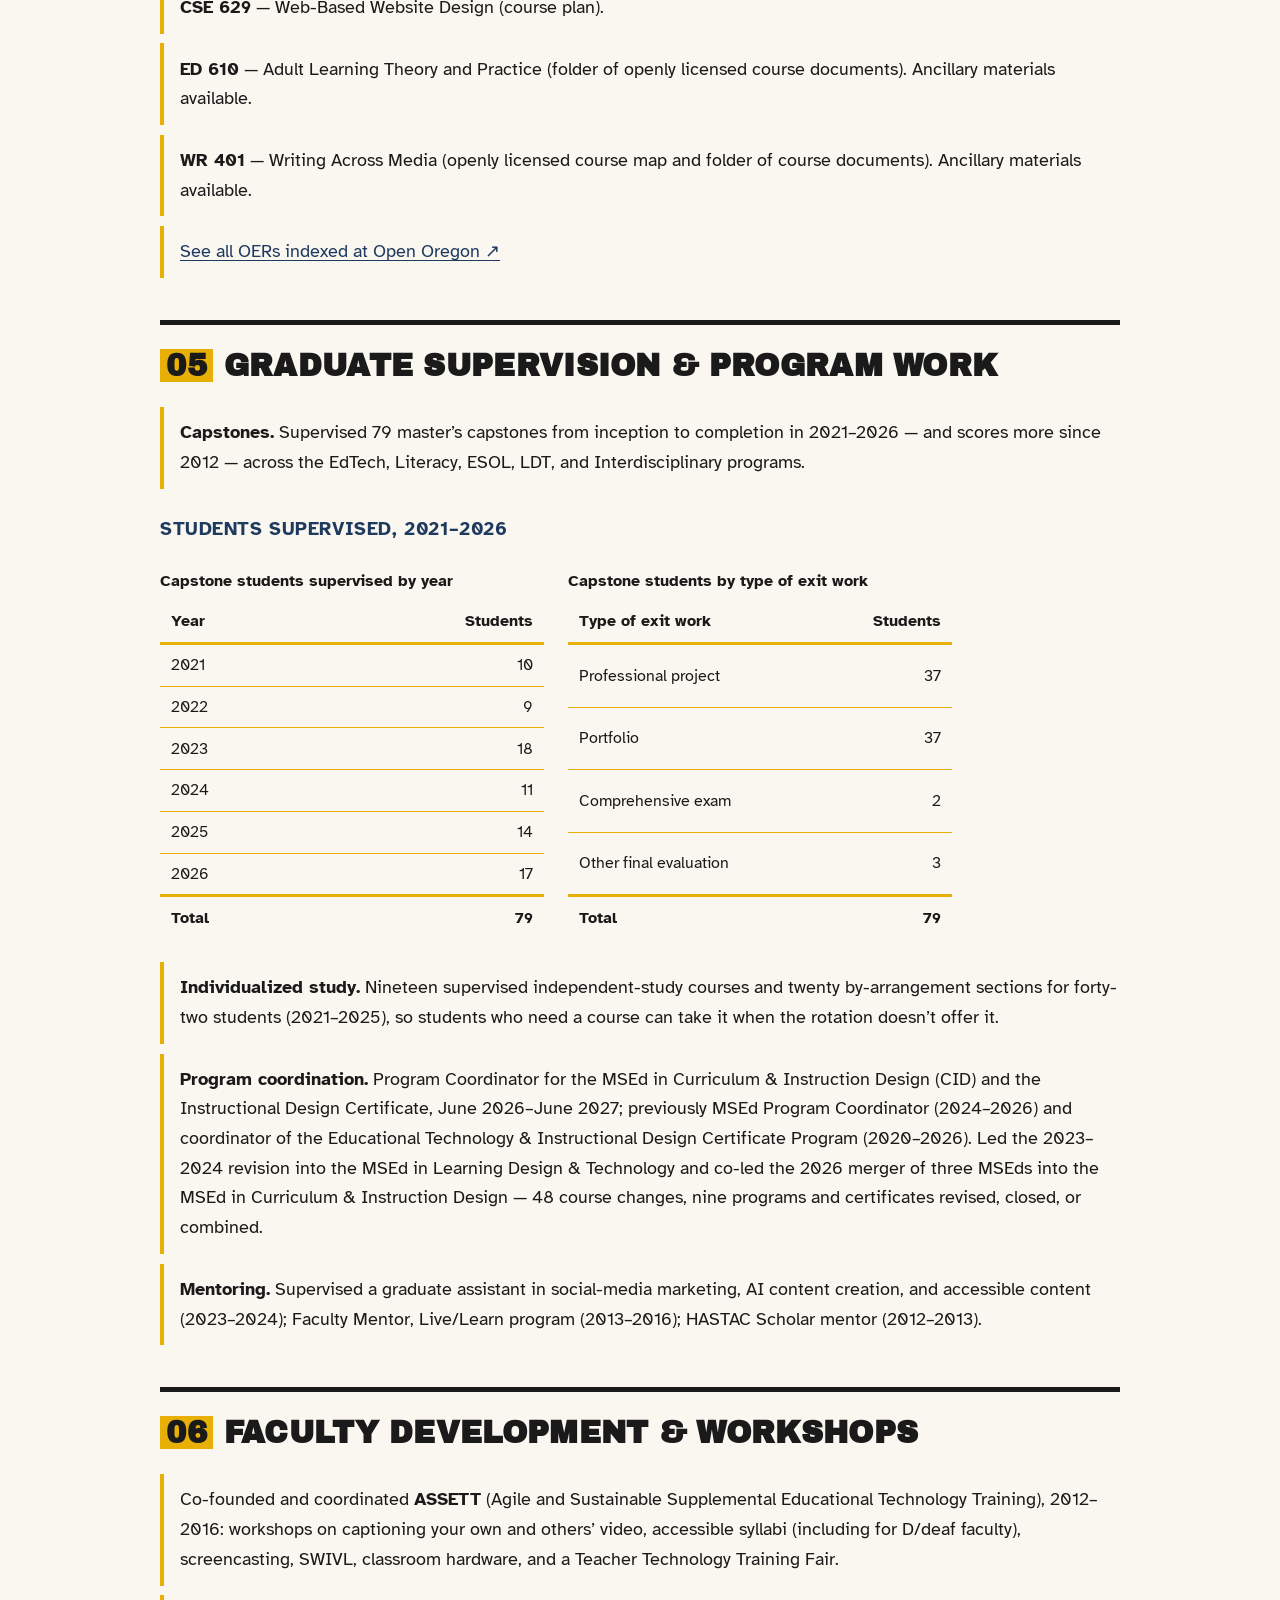
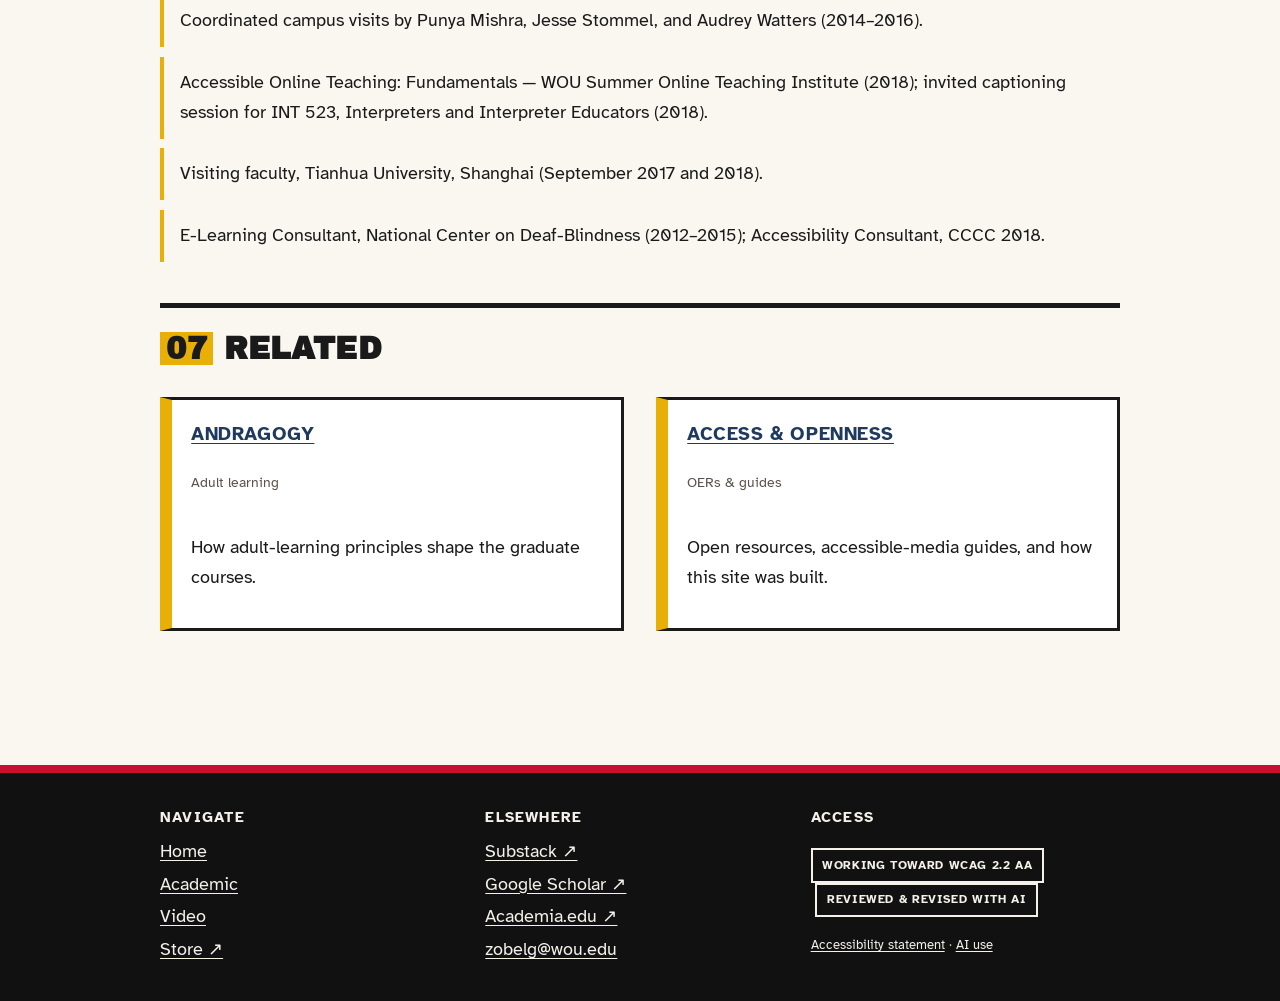
<file: teaching.html>
<!DOCTYPE html>
<html lang="en">
<head>
<meta charset="utf-8">
<meta name="viewport" content="width=device-width, initial-scale=1">
<title>Teaching — Gregory Zobel</title>
<meta name="description" content="Teaching by Gregory Zobel: graduate educational technology and learning design courses, undergraduate honors and writing courses, open course materials, graduate supervision, and faculty development at Western Oregon University.">
<link rel="preconnect" href="https://fonts.googleapis.com">
<link rel="preconnect" href="https://fonts.gstatic.com" crossorigin>
<link href="https://fonts.googleapis.com/css2?family=Archivo+Black&family=Atkinson+Hyperlegible:ital,wght@0,400;0,700;1,400;1,700&display=swap" rel="stylesheet">
<link rel="stylesheet" href="assets/css/site.css">
</head>
<body class="register-academic">
<a class="skip" href="#main">Skip to main content</a>
<header class="site-header">
  <div class="wrap">
    <a class="brand" href="index.html">Gregory&nbsp;Zobel</a>
    <nav class="site-nav" aria-label="Primary">
      <ul>
        <li><a href="index.html">Home</a></li>
        <li><a href="academic.html" aria-current="page">Academic</a></li>
        <li><a href="academic.html#access">Access &amp; Openness</a></li>
        <li><a href="aaa.html">Art &amp; AAA</a></li>
        <li><a href="aaa.html#writing">Writing</a></li>
        <li><a href="experiments.html">Experiments</a></li>
        <li><a href="video.html">Video</a></li>
        <li><a href="academic.html#about">About</a></li>
        <li class="nav-store"><a href="https://compgizmo.gumroad.com/" rel="noopener">Store</a></li>
      </ul>
    </nav>
  </div>
</header>
<div class="hero"><div class="wrap">
  <p class="kicker">Academic · Teaching</p>
  <h1>Teaching</h1>
  <p class="lede">Graduate and undergraduate courses, open course materials, and a teaching practice built around access, openness, and making real things.</p>
</div></div>
<main id="main"><div class="wrap">
  <p><a href="academic.html">← Back to Academic</a></p>

  <h2><span class="n" aria-hidden="true">01</span> How I teach</h2>
  <p>Twenty years of college teaching: composition and reading at Humboldt State University and College of the Redwoods (2004–2009), then fourteen years at Western Oregon University teaching graduate educational technology and learning design, plus undergraduate honors, first-year, and writing courses — most of it online, much of it asynchronous. The through-line is the same question that runs under the scholarship: <strong>who gets access to knowledge, media, tools, and participation?</strong></p>
  <ul class="refs">
    <li><strong>Access first.</strong> Every course is built captioned, transcribed, and keyboard-navigable before it is built pretty. Accessibility is a design constraint, not a retrofit — and students learn to work the same way.</li>
    <li><strong>Open by default.</strong> Course maps, syllabi, and readings are openly licensed and indexed at Open Oregon wherever possible, so the materials outlive the term and the paywall.</li>
    <li><strong>Adults, not pupils.</strong> Graduate students arrive with careers and expertise. Courses draw on that experience, let students choose problems that matter to their own classrooms and workplaces, and treat the instructor as a designer of conditions rather than a dispenser of content. (More on this under <a href="andragogy.html">Andragogy</a>.)</li>
    <li><strong>Make real things.</strong> Portfolios, professional projects, OERs, videos, and conference proposals — artifacts students can actually use after the grade is posted.</li>
    <li><strong>Theory with a job to do.</strong> Communication theory, user experience, usability, and critical perspectives on technology (including AI) show up as working tools for evaluating what gets adopted in schools, not as decoration.</li>
  </ul>

  <h2><span class="n" aria-hidden="true">02</span> Graduate courses</h2>
  <p>MSEd coursework at Western Oregon University, 2012–present. Most courses were three credits up to June 2026; in the 2026 program revision every course had to be revised as a four-credit course and/or have its content integrated into other courses.</p>
  <ul class="refs">
    <li><strong>CSE 604</strong> — Portfolio. Capstone portfolio for degree completers; redesigned in 2023 to be practical for finishing students and to end the Incomplete/Re-register pattern.</li>
    <li><strong>CSE 616</strong> — Designing &amp; Teaching Online Courses. Accessible, usable online course design; openly licensed course documents.</li>
    <li><strong>CSE 619</strong> — Big Thinkers in Educational Technology. A syllabus of free and open readings on the field’s foundational and critical voices.</li>
    <li><strong>CSE 624</strong> — Open Educational Resources (earlier: Internet for Educators). Finding, critiquing, and building OERs; revised 2021–2022.</li>
    <li><strong>CSE 626</strong> — Instructional Design. Originally structured around ADDIE (2012–2013); revised 2021 to reflect current ID practice and theory.</li>
    <li><strong>CSE 627</strong> — Social Media &amp; Web Tools for Teaching and Learning. Redesigned in the Spring 2023 OER Sprint; openly licensed course map.</li>
    <li><strong>CSE 629</strong> — Web-Based Website Design.</li>
    <li><strong>CSE 632</strong> — Cultural, Social, and Philosophical Issues in Educational Technology.</li>
    <li><strong>CSE 640</strong> — Social Media &amp; Identity (developed 2025).</li>
    <li><strong>CSE 650</strong> — Applied Multimedia Learning &amp; Design.</li>
    <li><strong>CSE 654</strong> — Graduate Professional Practice (1 credit; first offered Fall 2026). A three-course series on research, writing, and conference presenting for graduate students, with new content each term.</li>
    <li><strong>CSE 677</strong> — Multimedia Praxis (1 credit; new course). Four distinct versions with different content, Summer 2026 through Spring 2027.</li>
    <li><strong>CSE 680</strong> — Communication Theories. Revised 2020 to connect theory to user experience and usability.</li>
    <li><strong>CSE 686</strong> — AI, Emerging Technologies, Teaching, Training, and Learning. Revised 2021, 2022, and 2023 — from surveillance/AR/VR toward AI’s impact on teaching and critiques of AI-driven tools.</li>
    <li><strong>ED 604</strong> — Professional Project Planning, and <strong>ED 605</strong> — Professional Project Implementation. The MSEd professional project sequence.</li>
    <li><strong>ED 610</strong> — Adult Learning Theory and Practice. Openly licensed course documents.</li>
    <li><strong>ED 632</strong> — Cultural, Social and Philosophical Issues in Education. Revised Summer 2025.</li>
    <li><strong>ED 633</strong> — Research and Writing. Research methods and literature review for graduate students.</li>
    <li><strong>ED 640</strong> — Professional Writing in Education (4 credits; first offered Spring 2027). Translating scholarly research into practitioner- and public-facing writing.</li>
    <li><strong>CSE 508 workshops</strong> — Accessibility (2022): applying accessibility principles to images, audio, video, and courses. Captivate (2021): Adobe Captivate and Articulate Rise.</li>
    <li><strong>Earlier courses (2012–2016)</strong> — CSE 606 Web-Based Web Site Design; CSE 617 Open Source Tools; CSE 667 Making Video Accessible; CSE 668 Creating Mobile Content; CSE 669 Screencasting; CSE 692 Learning Objects.</li>
  </ul>

  <h2><span class="n" aria-hidden="true">03</span> Undergraduate, honors &amp; writing courses</h2>
  <p>Since 2022, a second strand of face-to-face and hybrid undergraduate teaching — mostly new courses built from scratch.</p>
  <ul class="refs">
    <li><strong>WR 401</strong> — Writing Across Media (4 credits; completely revised 2025, and again in 2026). Writing, media, AI, and accessibility; openly licensed course map.</li>
    <li><strong>WR 301</strong> — Integrating Writing &amp; Design (4 credits; revised 2025, rebuilt from the start).</li>
    <li><strong>WR 400</strong> — Diversity &amp; Inclusion in Professional Writing.</li>
    <li><strong>FYS 107 (First-Year Seminar)</strong> — Visuals for Everyone: Inclusive Media Design (4 credits; 2025).</li>
    <li><strong>FYS 107 (First-Year Seminar)</strong> — Taylor-Made Rhetoric: A Multimedia Journey through Swift’s Work (4 credits; 2024). Openly licensed course map.</li>
    <li><strong>HNR 301</strong> — Queen’s Gambit: Chess in Mass Media &amp; Culture (4 credits; 2025).</li>
    <li><strong>HNR 301</strong> — Digital Inclusivity: A Deep Dive into Accessible Media Creation (3 credits; 2024).</li>
    <li><strong>CSE 486</strong> — Emerging Technologies in Teaching and Learning (2024). New course, with <strong>CSE 408</strong>, a paired one-credit workshop on presenting emerging tools and AI.</li>
    <li><strong>CSE 469</strong> — Hey U Up? (4 credits; 2022, 2024). Communication, technology, and relationships through critical and usability lenses.</li>
    <li><strong>ED 270</strong> — Technology for Teachers.</li>
  </ul>
  <p class="meta">Before WOU (2004–2009): first-year and developmental reading and writing at Humboldt State University and College of the Redwoods, including a composition course developed for nursing students.</p>

  <h2><span class="n" aria-hidden="true">04</span> Open course materials</h2>
  <p>Openly licensed course maps, syllabi, and document collections, indexed by Open Oregon Educational Resources. “Ancillary materials available” means supporting resources are included.</p>
  <ul class="refs">
    <li><strong>FYS 107 (CSE 123)</strong> — First-Year Seminar: Taylor-Made Rhetoric (openly licensed course map). Ancillary materials available.</li>
    <li><strong>CSE 616</strong> — Designing &amp; Teaching Online Courses (folder of openly licensed course documents).</li>
    <li><strong>CSE 619</strong> — Big Thinkers in Educational Technology (syllabus of free/open readings).</li>
    <li><strong>CSE 624</strong> — Internet for Educators (syllabus of free/open readings).</li>
    <li><strong>CSE 627</strong> — Web 2.0 Tools for Teaching and Learning (openly licensed course map). Ancillary materials available.</li>
    <li><strong>CSE 629</strong> — Web-Based Website Design (course plan).</li>
    <li><strong>ED 610</strong> — Adult Learning Theory and Practice (folder of openly licensed course documents). Ancillary materials available.</li>
    <li><strong>WR 401</strong> — Writing Across Media (openly licensed course map and folder of course documents). Ancillary materials available.</li>
    <li><a href="https://openoregon.org/resources/?keyword=zobel" rel="noopener">See all OERs indexed at Open Oregon ↗</a></li>
  </ul>

  <h2><span class="n" aria-hidden="true">05</span> Graduate supervision &amp; program work</h2>
  <ul class="refs">
    <li><strong>Capstones.</strong> Supervised 79 master’s capstones from inception to completion in 2021–2026 — and scores more since 2012 — across the EdTech, Literacy, ESOL, LDT, and Interdisciplinary programs.</li>
  </ul>
  <h3>Students supervised, 2021–2026</h3>
  <div class="tables">
  <table>
    <caption>Capstone students supervised by year</caption>
    <thead><tr><th scope="col">Year</th><th scope="col">Students</th></tr></thead>
    <tbody>
      <tr><td>2021</td><td>10</td></tr>
      <tr><td>2022</td><td>9</td></tr>
      <tr><td>2023</td><td>18</td></tr>
      <tr><td>2024</td><td>11</td></tr>
      <tr><td>2025</td><td>14</td></tr>
      <tr><td>2026</td><td>17</td></tr>
    </tbody>
    <tfoot><tr><th scope="row">Total</th><td>79</td></tr></tfoot>
  </table>
  <table>
    <caption>Capstone students by type of exit work</caption>
    <thead><tr><th scope="col">Type of exit work</th><th scope="col">Students</th></tr></thead>
    <tbody>
      <tr><td>Professional project</td><td>37</td></tr>
      <tr><td>Portfolio</td><td>37</td></tr>
      <tr><td>Comprehensive exam</td><td>2</td></tr>
      <tr><td>Other final evaluation</td><td>3</td></tr>
    </tbody>
    <tfoot><tr><th scope="row">Total</th><td>79</td></tr></tfoot>
  </table>
  </div>
  <ul class="refs">
    <li><strong>Individualized study.</strong> Nineteen supervised independent-study courses and twenty by-arrangement sections for forty-two students (2021–2025), so students who need a course can take it when the rotation doesn’t offer it.</li>
    <li><strong>Program coordination.</strong> Program Coordinator for the MSEd in Curriculum &amp; Instruction Design (CID) and the Instructional Design Certificate, June 2026–June 2027; previously MSEd Program Coordinator (2024–2026) and coordinator of the Educational Technology &amp; Instructional Design Certificate Program (2020–2026). Led the 2023–2024 revision into the MSEd in Learning Design &amp; Technology and co-led the 2026 merger of three MSEds into the MSEd in Curriculum &amp; Instruction Design — 48 course changes, nine programs and certificates revised, closed, or combined.</li>
    <li><strong>Mentoring.</strong> Supervised a graduate assistant in social-media marketing, AI content creation, and accessible content (2023–2024); Faculty Mentor, Live/Learn program (2013–2016); HASTAC Scholar mentor (2012–2013).</li>
  </ul>

  <h2><span class="n" aria-hidden="true">06</span> Faculty development &amp; workshops</h2>
  <ul class="refs">
    <li>Co-founded and coordinated <strong>ASSETT</strong> (Agile and Sustainable Supplemental Educational Technology Training), 2012–2016: workshops on captioning your own and others’ video, accessible syllabi (including for D/deaf faculty), screencasting, SWIVL, classroom hardware, and a Teacher Technology Training Fair.</li>
    <li>Coordinated campus visits by Punya Mishra, Jesse Stommel, and Audrey Watters (2014–2016).</li>
    <li>Accessible Online Teaching: Fundamentals — WOU Summer Online Teaching Institute (2018); invited captioning session for INT 523, Interpreters and Interpreter Educators (2018).</li>
    <li>Visiting faculty, Tianhua University, Shanghai (September 2017 and 2018).</li>
    <li>E-Learning Consultant, National Center on Deaf-Blindness (2012–2015); Accessibility Consultant, CCCC 2018.</li>
  </ul>

  <h2><span class="n" aria-hidden="true">07</span> Related</h2>
  <ul class="grid">
    <li class="card"><h3><a href="andragogy.html">Andragogy</a></h3><p class="meta">Adult learning</p><p>How adult-learning principles shape the graduate courses.</p></li>
    <li class="card"><h3><a href="academic.html#access">Access &amp; Openness</a></h3><p class="meta">OERs &amp; guides</p><p>Open resources, accessible-media guides, and how this site was built.</p></li>
  </ul>
</div></main>
<footer class="site-footer"><div class="wrap">
  <div><h2>Navigate</h2><ul><li><a href="index.html">Home</a></li><li><a href="academic.html">Academic</a></li><li><a href="video.html">Video</a></li><li><a href="https://compgizmo.gumroad.com/" rel="noopener">Store ↗</a></li></ul></div>
  <div><h2>Elsewhere</h2><ul><li><a href="https://closedcaptionpassion.substack.com/" rel="noopener">Substack ↗</a></li><li><a href="https://scholar.google.com/citations?user=opu3ghUAAAAJ&amp;hl=en" rel="noopener">Google Scholar ↗</a></li><li><a href="https://wou.academia.edu/GregoryZobel" rel="noopener">Academia.edu ↗</a></li><li><a href="mailto:zobelg@wou.edu">zobelg@wou.edu</a></li></ul></div>
  <div><h2>Access</h2><p><span class="badge">Working toward WCAG 2.2 AA</span> <a class="badge" href="ai-use.html">Reviewed &amp; revised with AI</a></p><p class="fineprint"><a href="accessibility.html">Accessibility statement</a> · <a href="ai-use.html">AI use</a></p></div>
</div></footer>
</body>
</html>
</file>
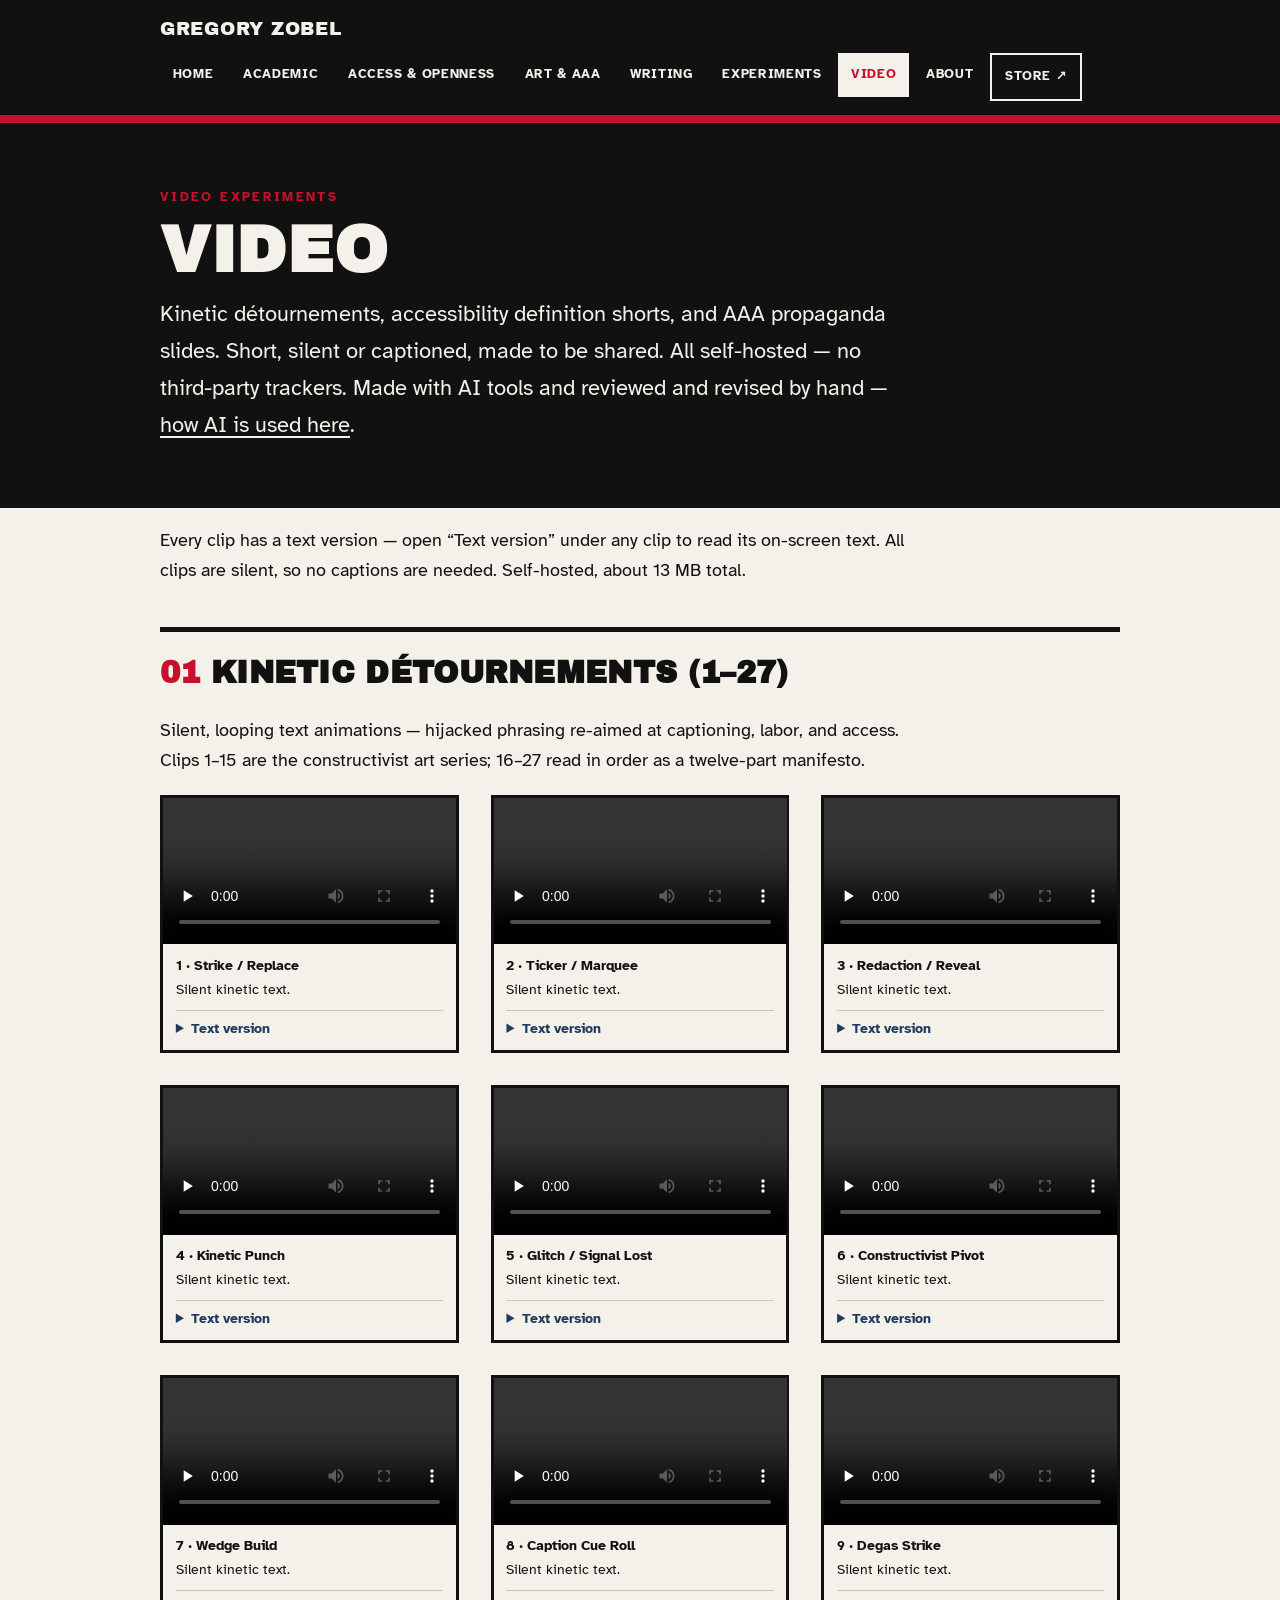
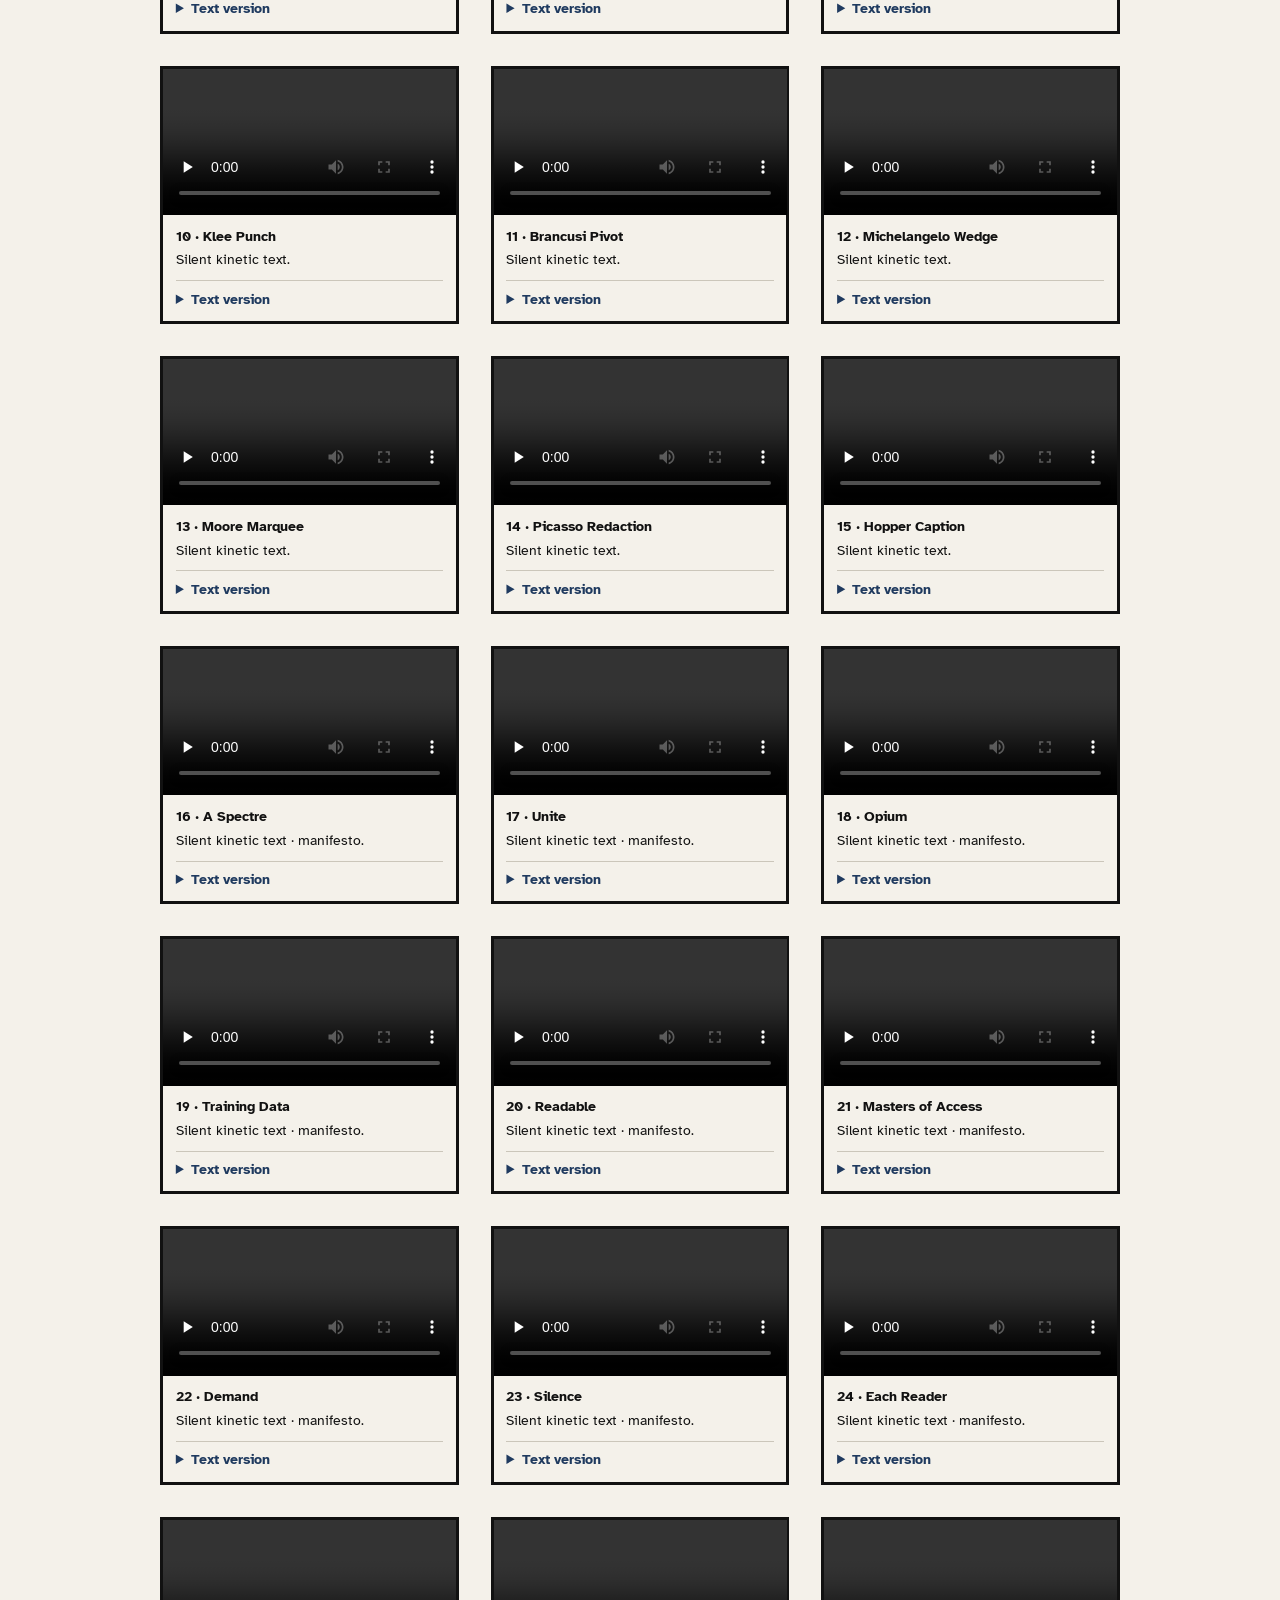
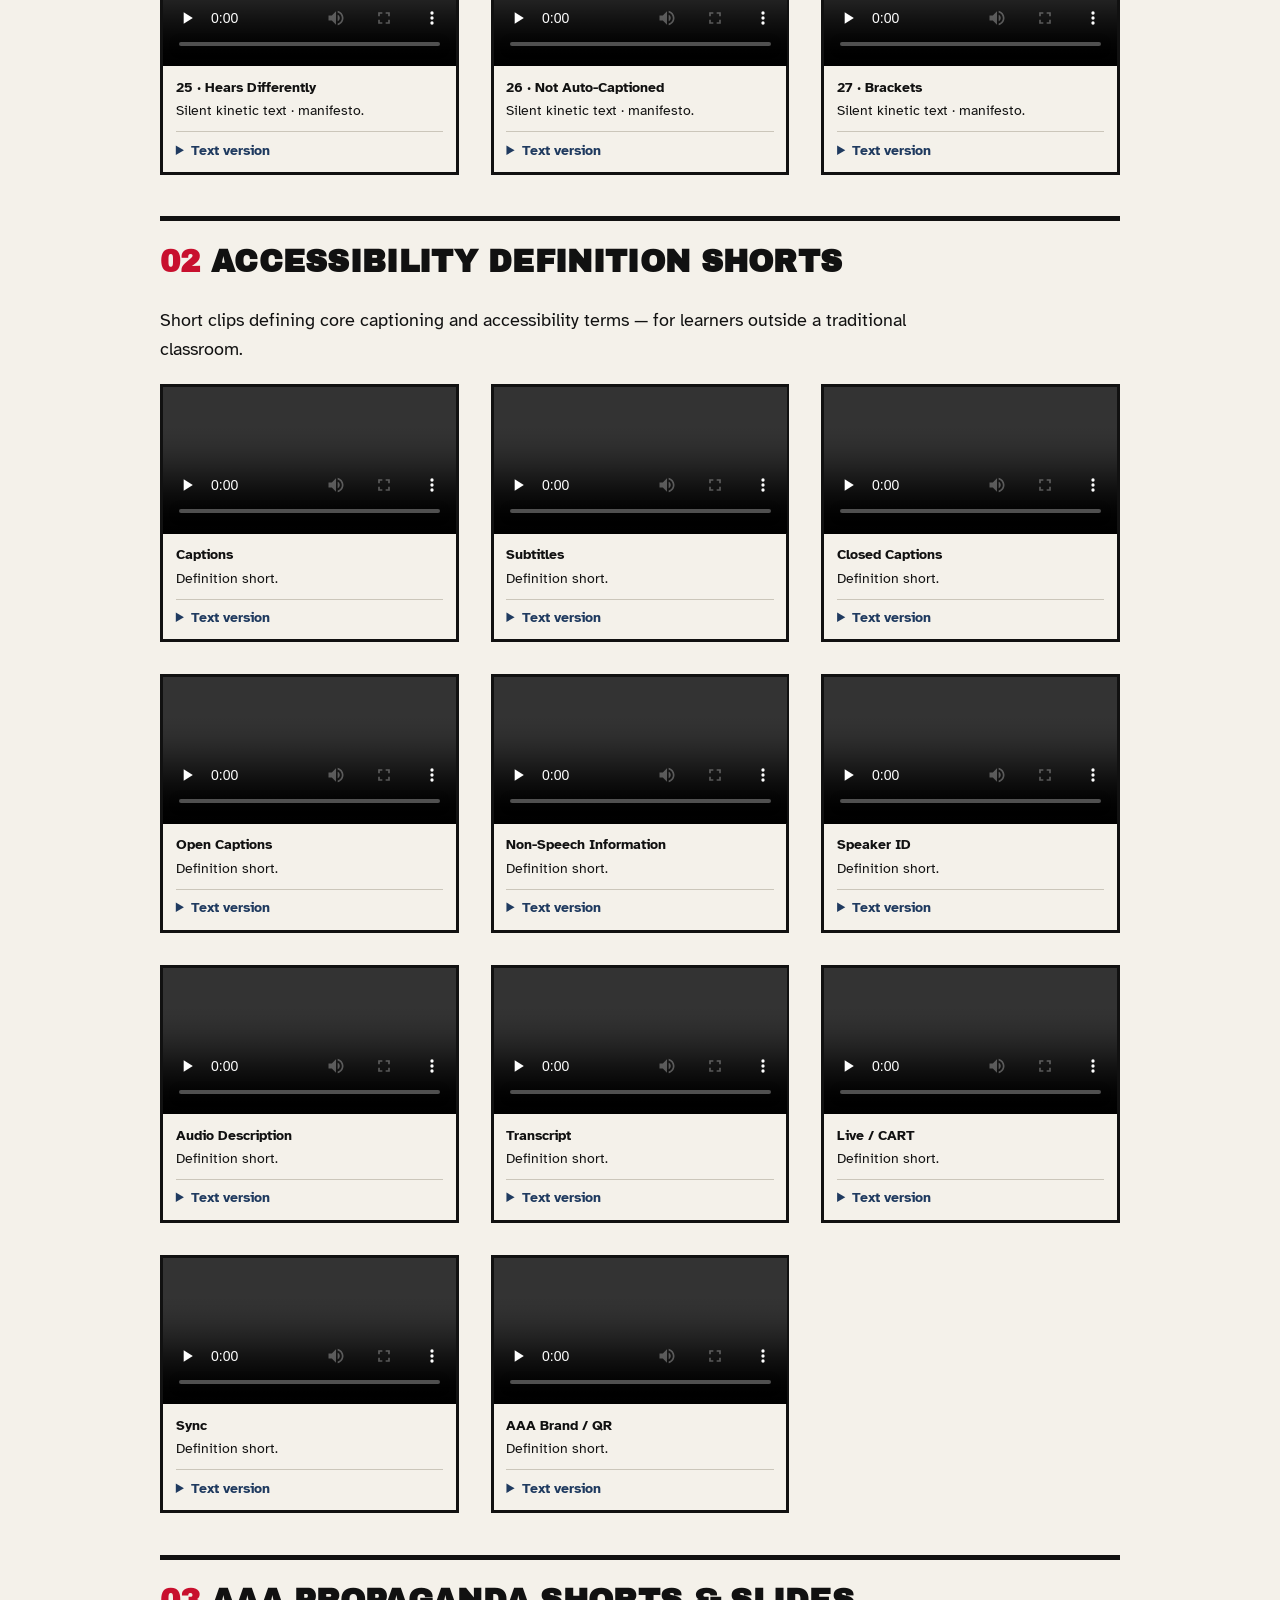
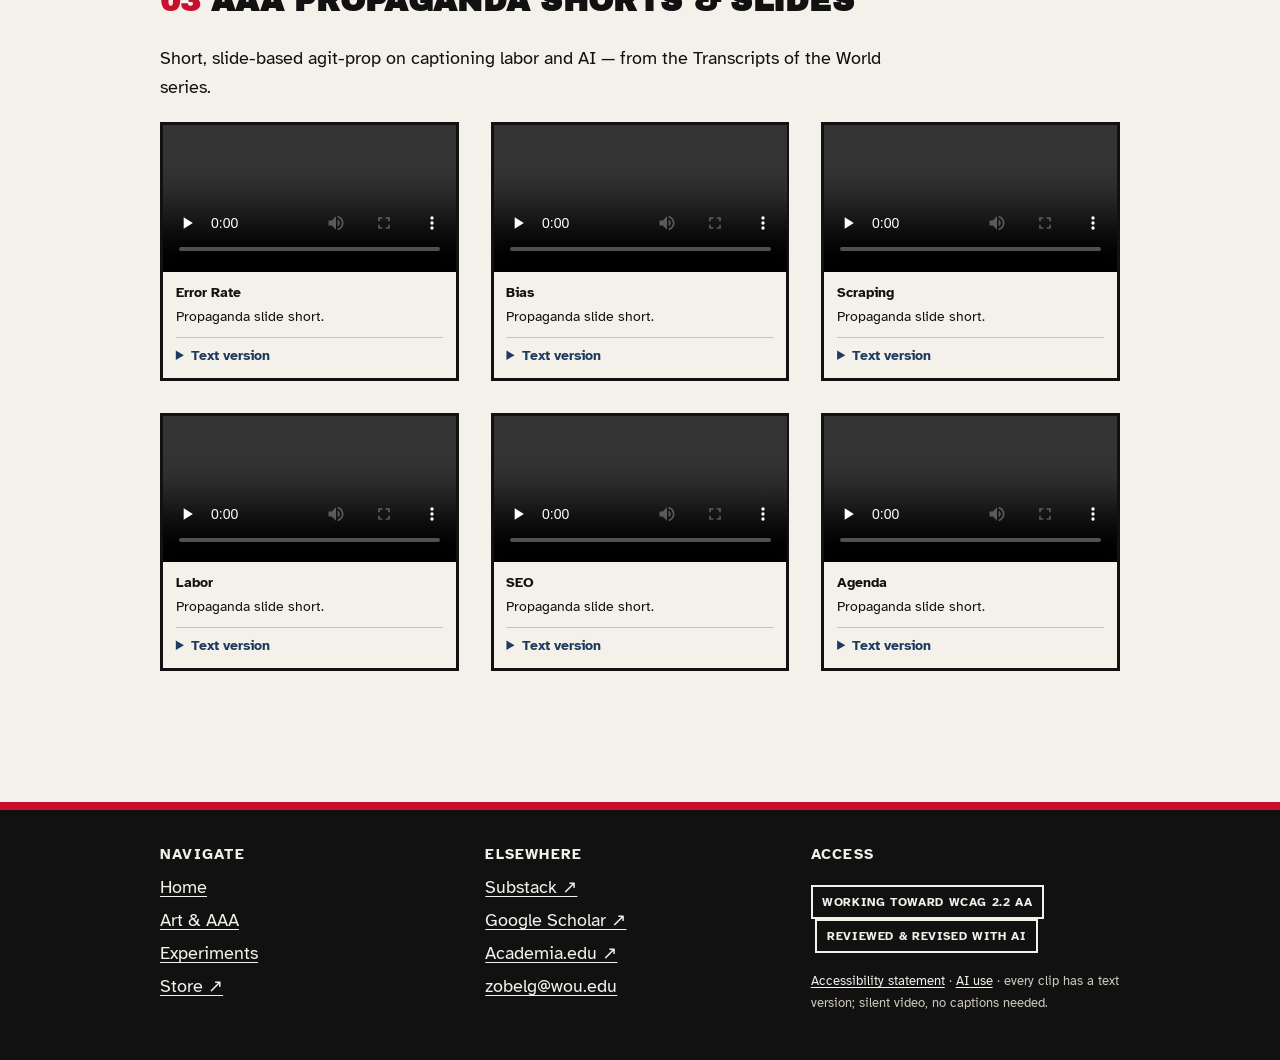
<file: video.html>
<!DOCTYPE html>
<html lang="en">
<head>
<meta charset="utf-8">
<meta name="viewport" content="width=device-width, initial-scale=1">
<title>Video — Gregory Zobel</title>
<meta name="description" content="Video experiments: kinetic détournements, accessibility definition shorts, and AAA propaganda slides by Gregory Zobel.">
<link rel="preconnect" href="https://fonts.googleapis.com">
<link rel="preconnect" href="https://fonts.gstatic.com" crossorigin>
<link href="https://fonts.googleapis.com/css2?family=Archivo+Black&family=Atkinson+Hyperlegible:ital,wght@0,400;0,700;1,400;1,700&display=swap" rel="stylesheet">
<link rel="stylesheet" href="assets/css/site.css">
</head>
<body>
<a class="skip" href="#main">Skip to main content</a>

<header class="site-header">
  <div class="wrap">
    <a class="brand" href="index.html">Gregory&nbsp;Zobel</a>
    <nav class="site-nav" aria-label="Primary">
      <ul>
        <li><a href="index.html">Home</a></li>
        <li><a href="academic.html">Academic</a></li>
        <li><a href="academic.html#access">Access &amp; Openness</a></li>
        <li><a href="aaa.html">Art &amp; AAA</a></li>
        <li><a href="aaa.html#writing">Writing</a></li>
        <li><a href="experiments.html">Experiments</a></li>
        <li><a href="video.html" aria-current="page">Video</a></li>
        <li><a href="academic.html#about">About</a></li>
        <li class="nav-store"><a href="https://compgizmo.gumroad.com/" rel="noopener">Store</a></li>
      </ul>
    </nav>
  </div>
</header>

<div class="hero">
  <div class="wrap">
    <p class="kicker">Video experiments</p>
    <h1>Video</h1>
    <p class="lede">Kinetic détournements, accessibility definition shorts, and AAA propaganda slides. Short, silent or captioned, made to be shared. All self-hosted — no third-party trackers. Made with AI tools and reviewed and revised by hand — <a href="ai-use.html">how AI is used here</a>.</p>
  </div>
</div>

<main id="main">
  <div class="wrap">

    <p class="meta">Every clip has a text version — open “Text version” under any clip to read its on-screen text. All clips are silent, so no captions are needed. Self-hosted, about 13&nbsp;MB total.</p>

    <h2 id="detourns"><span class="n" aria-hidden="true">01</span> Kinetic détournements (1–27)</h2>
    <p>Silent, looping text animations — hijacked phrasing re-aimed at captioning, labor, and access. Clips 1–15 are the constructivist art series; 16–27 read in order as a twelve-part manifesto.</p>
    <ul class="video-grid">
      <li><figure class="video"><video controls loop preload="none" aria-describedby="d01"><source src="assets/video/detourns/01_strike_replace.mp4" type="video/mp4">Your browser can’t play this clip. <a href="assets/video/detourns/01_strike_replace.mp4">Download it</a>.</video><figcaption><span class="t">1 · Strike / Replace</span><span id="d01">Silent kinetic text.</span><details class="transcript"><summary>Text version</summary><p><strong>On screen:</strong> “Hell is other people.” <em>(struck through)</em> → “Hell is other people’s audio.” Détournement after Sartre.</p></details></figcaption></figure></li>
      <li><figure class="video"><video controls loop preload="none" aria-describedby="d02"><source src="assets/video/detourns/02_ticker_marquee.mp4" type="video/mp4">Your browser can’t play this clip. <a href="assets/video/detourns/02_ticker_marquee.mp4">Download it</a>.</video><figcaption><span class="t">2 · Ticker / Marquee</span><span id="d02">Silent kinetic text.</span><details class="transcript"><summary>Text version</summary><p><strong>On screen (ticker):</strong> “Workers of the world, unite!” <em>(struck through)</em> → “Captioners of the world, unite!” Subtext: “Copy · paste · distribute · no rights reserved.” Détournement after Marx.</p></details></figcaption></figure></li>
      <li><figure class="video"><video controls loop preload="none" aria-describedby="d03"><source src="assets/video/detourns/03_redaction_reveal.mp4" type="video/mp4">Your browser can’t play this clip. <a href="assets/video/detourns/03_redaction_reveal.mp4">Download it</a>.</video><figcaption><span class="t">3 · Redaction / Reveal</span><span id="d03">Silent kinetic text.</span><details class="transcript"><summary>Text version</summary><p><strong>On screen:</strong> “All that is solid melts into air” <em>(struck through)</em> → “All that is spoken melts into [inaudible].” Détournement after Marx.</p></details></figcaption></figure></li>
      <li><figure class="video"><video controls loop preload="none" aria-describedby="d04"><source src="assets/video/detourns/04_kinetic_punch.mp4" type="video/mp4">Your browser can’t play this clip. <a href="assets/video/detourns/04_kinetic_punch.mp4">Download it</a>.</video><figcaption><span class="t">4 · Kinetic Punch</span><span id="d04">Silent kinetic text.</span><details class="transcript"><summary>Text version</summary><p><strong>On screen:</strong> “I think, therefore I am.” <em>(struck through)</em> → “I caption, therefore they are.” Détournement after Descartes.</p></details></figcaption></figure></li>
      <li><figure class="video"><video controls loop preload="none" aria-describedby="d05"><source src="assets/video/detourns/05_glitch_signal_lost.mp4" type="video/mp4">Your browser can’t play this clip. <a href="assets/video/detourns/05_glitch_signal_lost.mp4">Download it</a>.</video><figcaption><span class="t">5 · Glitch / Signal Lost</span><span id="d05">Silent kinetic text.</span><details class="transcript"><summary>Text version</summary><p><strong>On screen:</strong> “I want to be a machine.” <em>(struck through)</em> → “They want the captioner to be a machine.” Tag: “[Signal lost.]” Détournement after Warhol.</p></details></figcaption></figure></li>
      <li><figure class="video"><video controls loop preload="none" aria-describedby="d06"><source src="assets/video/detourns/06a_constructivist_pivot.mp4" type="video/mp4">Your browser can’t play this clip. <a href="assets/video/detourns/06a_constructivist_pivot.mp4">Download it</a>.</video><figcaption><span class="t">6 · Constructivist Pivot</span><span id="d06">Silent kinetic text.</span><details class="transcript"><summary>Text version</summary><p><strong>On screen:</strong> “Do what thou wilt shall be the whole of the Law” <em>(struck through)</em> → “Caption what thou wilt shall be the whole of the Law.” Détournement after Crowley.</p></details></figcaption></figure></li>
      <li><figure class="video"><video controls loop preload="none" aria-describedby="d07"><source src="assets/video/detourns/07_wedge_build.mp4" type="video/mp4">Your browser can’t play this clip. <a href="assets/video/detourns/07_wedge_build.mp4">Download it</a>.</video><figcaption><span class="t">7 · Wedge Build</span><span id="d07">Silent kinetic text.</span><details class="transcript"><summary>Text version</summary><p><strong>On screen:</strong> “In the future, everyone will be famous for 15 minutes” <em>(struck through)</em> → “Everyone will be auto-captioned — and misquoted in every one.” Détournement after Warhol.</p></details></figcaption></figure></li>
      <li><figure class="video"><video controls loop preload="none" aria-describedby="d08"><source src="assets/video/detourns/08_caption_cue_roll.mp4" type="video/mp4">Your browser can’t play this clip. <a href="assets/video/detourns/08_caption_cue_roll.mp4">Download it</a>.</video><figcaption><span class="t">8 · Caption Cue Roll</span><span id="d08">Silent kinetic text.</span><details class="transcript"><summary>Text version</summary><p><strong>On screen (caption style):</strong> [gentle synth swells] / “Be excellent to each other.” / [a soft click] / “Caption your videos.” Détournement after Keanu (Bill &amp; Ted).</p></details></figcaption></figure></li>
      <li><figure class="video"><video controls loop preload="none" aria-describedby="d09"><source src="assets/video/detourns/09_degas_strike.mp4" type="video/mp4">Your browser can’t play this clip. <a href="assets/video/detourns/09_degas_strike.mp4">Download it</a>.</video><figcaption><span class="t">9 · Degas Strike</span><span id="d09">Silent kinetic text.</span><details class="transcript"><summary>Text version</summary><p><strong>On screen:</strong> “Art is not what you see, but what you make others see” <em>(struck through)</em> → “A caption is not what you hear — what you make them read.” Détournement after Degas.</p></details></figcaption></figure></li>
      <li><figure class="video"><video controls loop preload="none" aria-describedby="d10"><source src="assets/video/detourns/10_klee_punch.mp4" type="video/mp4">Your browser can’t play this clip. <a href="assets/video/detourns/10_klee_punch.mp4">Download it</a>.</video><figcaption><span class="t">10 · Klee Punch</span><span id="d10">Silent kinetic text.</span><details class="transcript"><summary>Text version</summary><p><strong>On screen:</strong> “Art does not reproduce the visible; it makes visible” <em>(struck through)</em> → “Captioning does not reproduce the audible — it makes it visible.” Détournement after Klee.</p></details></figcaption></figure></li>
      <li><figure class="video"><video controls loop preload="none" aria-describedby="d11"><source src="assets/video/detourns/11_brancusi_pivot.mp4" type="video/mp4">Your browser can’t play this clip. <a href="assets/video/detourns/11_brancusi_pivot.mp4">Download it</a>.</video><figcaption><span class="t">11 · Brancusi Pivot</span><span id="d11">Silent kinetic text.</span><details class="transcript"><summary>Text version</summary><p><strong>On screen:</strong> “Simplicity is complexity resolved” <em>(struck through)</em> → “A caption is complexity resolved.” Détournement after Brancusi.</p></details></figcaption></figure></li>
      <li><figure class="video"><video controls loop preload="none" aria-describedby="d12"><source src="assets/video/detourns/12_michelangelo_wedge.mp4" type="video/mp4">Your browser can’t play this clip. <a href="assets/video/detourns/12_michelangelo_wedge.mp4">Download it</a>.</video><figcaption><span class="t">12 · Michelangelo Wedge</span><span id="d12">Silent kinetic text.</span><details class="transcript"><summary>Text version</summary><p><strong>On screen:</strong> “I saw the angel in the marble and carved until I set him free” <em>(struck through)</em> → “I heard the line in the noise and typed until I set it free.” Détournement after Michelangelo.</p></details></figcaption></figure></li>
      <li><figure class="video"><video controls loop preload="none" aria-describedby="d13"><source src="assets/video/detourns/13_moore_marquee.mp4" type="video/mp4">Your browser can’t play this clip. <a href="assets/video/detourns/13_moore_marquee.mp4">Download it</a>.</video><figcaption><span class="t">13 · Moore Marquee</span><span id="d13">Silent kinetic text.</span><details class="transcript"><summary>Text version</summary><p><strong>On screen (ticker):</strong> “I am interested in the shape of things” <em>(struck through)</em> → “Interested in the shape of sound.” Subtext: “Copy · paste · distribute · no rights reserved.” Détournement after Moore.</p></details></figcaption></figure></li>
      <li><figure class="video"><video controls loop preload="none" aria-describedby="d14"><source src="assets/video/detourns/14_picasso_redaction.mp4" type="video/mp4">Your browser can’t play this clip. <a href="assets/video/detourns/14_picasso_redaction.mp4">Download it</a>.</video><figcaption><span class="t">14 · Picasso Redaction</span><span id="d14">Silent kinetic text.</span><details class="transcript"><summary>Text version</summary><p><strong>On screen:</strong> “Art is a lie that makes us realize the truth” <em>(struck through)</em> → “The caption is a lie that lets us hear the [truth].” Détournement after Picasso.</p></details></figcaption></figure></li>
      <li><figure class="video"><video controls loop preload="none" aria-describedby="d15"><source src="assets/video/detourns/15_hopper_caption.mp4" type="video/mp4">Your browser can’t play this clip. <a href="assets/video/detourns/15_hopper_caption.mp4">Download it</a>.</video><figcaption><span class="t">15 · Hopper Caption</span><span id="d15">Silent kinetic text.</span><details class="transcript"><summary>Text version</summary><p><strong>On screen (caption style):</strong> [a long quiet] / “If I could say it in sound” / [he shrugs] / “there’d be no reason to caption.” Détournement after Hopper.</p></details></figcaption></figure></li>
      <li><figure class="video"><video controls loop preload="none" aria-describedby="d16"><source src="assets/video/detourns/16_spectre.mp4" type="video/mp4">Your browser can’t play this clip. <a href="assets/video/detourns/16_spectre.mp4">Download it</a>.</video><figcaption><span class="t">16 · A Spectre</span><span id="d16">Silent kinetic text · manifesto.</span><details class="transcript"><summary>Text version</summary><p><strong>On screen:</strong> “A spectre is haunting Europe” <em>(struck through)</em> → “A spectre is haunting the internet: the unread transcript.” Détournement after Marx. End card: “Transcripts of the World, Unite.”</p></details></figcaption></figure></li>
      <li><figure class="video"><video controls loop preload="none" aria-describedby="d17"><source src="assets/video/detourns/17_unite.mp4" type="video/mp4">Your browser can’t play this clip. <a href="assets/video/detourns/17_unite.mp4">Download it</a>.</video><figcaption><span class="t">17 · Unite</span><span id="d17">Silent kinetic text · manifesto.</span><details class="transcript"><summary>Text version</summary><p><strong>On screen:</strong> “Workers of the world, unite!” <em>(struck through)</em> → “Transcribers of all platforms, unite!” Subtext: “Copy · paste · distribute · no rights reserved.” Détournement after Marx.</p></details></figcaption></figure></li>
      <li><figure class="video"><video controls loop preload="none" aria-describedby="d18"><source src="assets/video/detourns/18_opium.mp4" type="video/mp4">Your browser can’t play this clip. <a href="assets/video/detourns/18_opium.mp4">Download it</a>.</video><figcaption><span class="t">18 · Opium</span><span id="d18">Silent kinetic text · manifesto.</span><details class="transcript"><summary>Text version</summary><p><strong>On screen:</strong> “Religion is the opium of the people” <em>(struck through)</em> → “The autocaption is the opium of the platform.” Détournement after Marx.</p></details></figcaption></figure></li>
      <li><figure class="video"><video controls loop preload="none" aria-describedby="d19"><source src="assets/video/detourns/19_training_data.mp4" type="video/mp4">Your browser can’t play this clip. <a href="assets/video/detourns/19_training_data.mp4">Download it</a>.</video><figcaption><span class="t">19 · Training Data</span><span id="d19">Silent kinetic text · manifesto.</span><details class="transcript"><summary>Text version</summary><p><strong>On screen:</strong> “All that was once directly heard…” <em>(struck through)</em> → “…is now training data.” Tag: “[Signal lost.]” Détournement after Debord.</p></details></figcaption></figure></li>
      <li><figure class="video"><video controls loop preload="none" aria-describedby="d20"><source src="assets/video/detourns/20_readable.mp4" type="video/mp4">Your browser can’t play this clip. <a href="assets/video/detourns/20_readable.mp4">Download it</a>.</video><figcaption><span class="t">20 · Readable</span><span id="d20">Silent kinetic text · manifesto.</span><details class="transcript"><summary>Text version</summary><p><strong>On screen:</strong> “The philosophers have only interpreted the world; the point is to change it” <em>(struck through)</em> → “The point is to make it readable.” Détournement after Marx.</p></details></figcaption></figure></li>
      <li><figure class="video"><video controls loop preload="none" aria-describedby="d21"><source src="assets/video/detourns/21_masters_access.mp4" type="video/mp4">Your browser can’t play this clip. <a href="assets/video/detourns/21_masters_access.mp4">Download it</a>.</video><figcaption><span class="t">21 · Masters of Access</span><span id="d21">Silent kinetic text · manifesto.</span><details class="transcript"><summary>Text version</summary><p><strong>On screen:</strong> “The master’s tools will never dismantle the master’s house” <em>(struck through)</em> → “The master’s autocaptions will never deliver the master’s access.” Détournement after Lorde.</p></details></figcaption></figure></li>
      <li><figure class="video"><video controls loop preload="none" aria-describedby="d22"><source src="assets/video/detourns/22_demand.mp4" type="video/mp4">Your browser can’t play this clip. <a href="assets/video/detourns/22_demand.mp4">Download it</a>.</video><figcaption><span class="t">22 · Demand</span><span id="d22">Silent kinetic text · manifesto.</span><details class="transcript"><summary>Text version</summary><p><strong>On screen:</strong> “Power concedes nothing without a demand” <em>(struck through)</em> → “Platforms concede no accuracy without a demand.” Détournement after Frederick Douglass.</p></details></figcaption></figure></li>
      <li><figure class="video"><video controls loop preload="none" aria-describedby="d23"><source src="assets/video/detourns/23_silence.mp4" type="video/mp4">Your browser can’t play this clip. <a href="assets/video/detourns/23_silence.mp4">Download it</a>.</video><figcaption><span class="t">23 · Silence</span><span id="d23">Silent kinetic text · manifesto.</span><details class="transcript"><summary>Text version</summary><p><strong>On screen:</strong> “Give me liberty, or give me death” <em>(struck through)</em> → “Give us an accurate transcript, or give us silence.” Détournement after Patrick Henry.</p></details></figcaption></figure></li>
      <li><figure class="video"><video controls loop preload="none" aria-describedby="d24"><source src="assets/video/detourns/24_each_reader.mp4" type="video/mp4">Your browser can’t play this clip. <a href="assets/video/detourns/24_each_reader.mp4">Download it</a>.</video><figcaption><span class="t">24 · Each Reader</span><span id="d24">Silent kinetic text · manifesto.</span><details class="transcript"><summary>Text version</summary><p><strong>On screen:</strong> “From each according to his ability, to each according to his needs” <em>(struck through)</em> → “From each speaker by their words, to each reader by their need.” Détournement after Marx.</p></details></figcaption></figure></li>
      <li><figure class="video"><video controls loop preload="none" aria-describedby="d25"><source src="assets/video/detourns/25_hears_differently.mp4" type="video/mp4">Your browser can’t play this clip. <a href="assets/video/detourns/25_hears_differently.mp4">Download it</a>.</video><figcaption><span class="t">25 · Hears Differently</span><span id="d25">Silent kinetic text · manifesto.</span><details class="transcript"><summary>Text version</summary><p><strong>On screen:</strong> “Freedom is always the freedom of the one who thinks differently” <em>(struck through)</em> → “Access is always the access of one who hears differently.” Détournement after Rosa Luxemburg.</p></details></figcaption></figure></li>
      <li><figure class="video"><video controls loop preload="none" aria-describedby="d26"><source src="assets/video/detourns/26_not_auto_captioned.mp4" type="video/mp4">Your browser can’t play this clip. <a href="assets/video/detourns/26_not_auto_captioned.mp4">Download it</a>.</video><figcaption><span class="t">26 · Not Auto-Captioned</span><span id="d26">Silent kinetic text · manifesto.</span><details class="transcript"><summary>Text version</summary><p><strong>On screen (caption style):</strong> [gentle synth swells] / “THE REVOLUTION” / “WILL NOT BE” / “AUTO-CAPTIONED.” Détournement after Gil Scott-Heron (“The revolution will not be televised”).</p></details></figcaption></figure></li>
      <li><figure class="video"><video controls loop preload="none" aria-describedby="d27"><source src="assets/video/detourns/27_brackets.mp4" type="video/mp4">Your browser can’t play this clip. <a href="assets/video/detourns/27_brackets.mp4">Download it</a>.</video><figcaption><span class="t">27 · Brackets</span><span id="d27">Silent kinetic text · manifesto.</span><details class="transcript"><summary>Text version</summary><p><strong>On screen:</strong> “We carry a new world here, in our hearts” <em>(struck through)</em> → “We carry a new transcript here, in our brackets.” Détournement after Durruti.</p></details></figcaption></figure></li>
    </ul>

    <h2 id="definitions"><span class="n" aria-hidden="true">02</span> Accessibility definition shorts</h2>
    <p>Short clips defining core captioning and accessibility terms — for learners outside a traditional classroom.</p>
    <ul class="video-grid">
      <li><figure class="video"><video controls loop preload="none" aria-describedby="f01"><source src="assets/video/definitions/001_captions.mp4" type="video/mp4">Your browser can’t play this clip. <a href="assets/video/definitions/001_captions.mp4">Download it</a>.</video><figcaption><span class="t">Captions</span><span id="f01">Definition short.</span><details class="transcript"><summary>Text version</summary><p><strong>Captions:</strong> A synchronized text version of both the speech and sound you need to follow a video.</p></details></figcaption></figure></li>
      <li><figure class="video"><video controls loop preload="none" aria-describedby="f02"><source src="assets/video/definitions/002_subtitles.mp4" type="video/mp4">Your browser can’t play this clip. <a href="assets/video/definitions/002_subtitles.mp4">Download it</a>.</video><figcaption><span class="t">Subtitles</span><span id="f02">Definition short.</span><details class="transcript"><summary>Text version</summary><p><strong>Subtitles:</strong> The spoken words on screen, often translated. They assume you can already hear the rest.</p></details></figcaption></figure></li>
      <li><figure class="video"><video controls loop preload="none" aria-describedby="f03"><source src="assets/video/definitions/003_closed_captions.mp4" type="video/mp4">Your browser can’t play this clip. <a href="assets/video/definitions/003_closed_captions.mp4">Download it</a>.</video><figcaption><span class="t">Closed Captions</span><span id="f03">Definition short.</span><details class="transcript"><summary>Text version</summary><p><strong>Closed Captions:</strong> Captions you can switch on or off. The viewer decides.</p></details></figcaption></figure></li>
      <li><figure class="video"><video controls loop preload="none" aria-describedby="f04"><source src="assets/video/definitions/004_open_captions.mp4" type="video/mp4">Your browser can’t play this clip. <a href="assets/video/definitions/004_open_captions.mp4">Download it</a>.</video><figcaption><span class="t">Open Captions</span><span id="f04">Definition short.</span><details class="transcript"><summary>Text version</summary><p><strong>Open Captions:</strong> Captions burned into the picture. They can’t be turned off — everyone sees them.</p></details></figcaption></figure></li>
      <li><figure class="video"><video controls loop preload="none" aria-describedby="f05"><source src="assets/video/definitions/005_non_speech_info.mp4" type="video/mp4">Your browser can’t play this clip. <a href="assets/video/definitions/005_non_speech_info.mp4">Download it</a>.</video><figcaption><span class="t">Non-Speech Information</span><span id="f05">Definition short.</span><details class="transcript"><summary>Text version</summary><p><strong>Non-Speech Information:</strong> The sounds that aren’t words — music, laughter, a slamming door. Written, usually in [brackets]. <a href="non-speech-information.html">Read the full guide →</a></p></details></figcaption></figure></li>
      <li><figure class="video"><video controls loop preload="none" aria-describedby="f06"><source src="assets/video/definitions/006_speaker_id.mp4" type="video/mp4">Your browser can’t play this clip. <a href="assets/video/definitions/006_speaker_id.mp4">Download it</a>.</video><figcaption><span class="t">Speaker ID</span><span id="f06">Definition short.</span><details class="transcript"><summary>Text version</summary><p><strong>Speaker ID:</strong> Marking who is speaking, so the reader always knows whose words these are.</p></details></figcaption></figure></li>
      <li><figure class="video"><video controls loop preload="none" aria-describedby="f07"><source src="assets/video/definitions/007_audio_description.mp4" type="video/mp4">Your browser can’t play this clip. <a href="assets/video/definitions/007_audio_description.mp4">Download it</a>.</video><figcaption><span class="t">Audio Description</span><span id="f07">Definition short.</span><details class="transcript"><summary>Text version</summary><p><strong>Audio Description:</strong> Spoken narration of what you can only see — action, scene, on-screen text — placed in the pauses.</p></details></figcaption></figure></li>
      <li><figure class="video"><video controls loop preload="none" aria-describedby="f08"><source src="assets/video/definitions/008_transcript.mp4" type="video/mp4">Your browser can’t play this clip. <a href="assets/video/definitions/008_transcript.mp4">Download it</a>.</video><figcaption><span class="t">Transcript</span><span id="f08">Definition short.</span><details class="transcript"><summary>Text version</summary><p><strong>Transcript:</strong> A complete text record of a recording: every word, who said it, and the sounds that mattered.</p></details></figcaption></figure></li>
      <li><figure class="video"><video controls loop preload="none" aria-describedby="f09"><source src="assets/video/definitions/009_live_cart.mp4" type="video/mp4">Your browser can’t play this clip. <a href="assets/video/definitions/009_live_cart.mp4">Download it</a>.</video><figcaption><span class="t">Live / CART</span><span id="f09">Definition short.</span><details class="transcript"><summary>Text version</summary><p><strong>Live / CART:</strong> Captions written in real time, as people speak. Also called CART.</p></details></figcaption></figure></li>
      <li><figure class="video"><video controls loop preload="none" aria-describedby="f10"><source src="assets/video/definitions/010_sync.mp4" type="video/mp4">Your browser can’t play this clip. <a href="assets/video/definitions/010_sync.mp4">Download it</a>.</video><figcaption><span class="t">Sync</span><span id="f10">Definition short.</span><details class="transcript"><summary>Text version</summary><p><strong>Sync:</strong> Captions must land in time with the sound. Fall behind, and meaning slips away.</p></details></figcaption></figure></li>
      <li><figure class="video"><video controls loop preload="none" aria-describedby="f11"><source src="assets/video/definitions/011_aaa_brand_qr.mp4" type="video/mp4">Your browser can’t play this clip. <a href="assets/video/definitions/011_aaa_brand_qr.mp4">Download it</a>.</video><figcaption><span class="t">AAA Brand / QR</span><span id="f11">Definition short.</span><details class="transcript"><summary>Text version</summary><p><strong>AAA brand card:</strong> “Association of Autonomous Access — open learning tools · no enclosure · no sale.” Scan or visit compgizmo.gumroad.com.</p></details></figcaption></figure></li>
    </ul>

    <h2 id="propaganda"><span class="n" aria-hidden="true">03</span> AAA propaganda shorts &amp; slides</h2>
    <p>Short, slide-based agit-prop on captioning labor and AI — from the Transcripts of the World series.</p>
    <ul class="video-grid">
      <li><figure class="video"><video controls loop preload="none" aria-describedby="p01"><source src="assets/video/propaganda/L1_error_rate.mp4" type="video/mp4">Your browser can’t play this clip. <a href="assets/video/propaganda/L1_error_rate.mp4">Download it</a>.</video><figcaption><span class="t">Error Rate</span><span id="p01">Propaganda slide short.</span><details class="transcript"><summary>Text version</summary><p><strong>The Error Problem (1/6):</strong> Autocaptions fail about 1 word in 4. YouTube auto-caption word error rate ≈ 23% (word error rate = share of words the machine gets wrong; Berke et al., ASSETS 2017). Real access needs ≈ 99% accuracy — human captions reach 96–99%, auto-captions do not (National Deaf Center). “A transcript that lies politely is still a lie.”</p></details></figcaption></figure></li>
      <li><figure class="video"><video controls loop preload="none" aria-describedby="p02"><source src="assets/video/propaganda/L2_bias.mp4" type="video/mp4">Your browser can’t play this clip. <a href="assets/video/propaganda/L2_bias.mp4">Download it</a>.</video><figcaption><span class="t">Bias</span><span id="p02">Propaganda slide short.</span><details class="transcript"><summary>Text version</summary><p><strong>The Bias Problem (2/6):</strong> ASR (automatic speech recognition) is not neutral. It fails worst for people who stutter, have an accent, or speak atypically. “The people who most need captions get the worst ones.”</p></details></figcaption></figure></li>
      <li><figure class="video"><video controls loop preload="none" aria-describedby="p03"><source src="assets/video/propaganda/L3_scraping.mp4" type="video/mp4">Your browser can’t play this clip. <a href="assets/video/propaganda/L3_scraping.mp4">Download it</a>.</video><figcaption><span class="t">Scraping</span><span id="p03">Propaganda slide short.</span><details class="transcript"><summary>Text version</summary><p><strong>The Scraping Problem (3/6):</strong> 173,536 transcripts (scraped = copied automatically, without asking) pulled from ~48,000 YouTube channels, used to train major AI models — without consent (Proof News, 2024). “The access document is enclosed and monetized.”</p></details></figcaption></figure></li>
      <li><figure class="video"><video controls loop preload="none" aria-describedby="p04"><source src="assets/video/propaganda/L4_labor.mp4" type="video/mp4">Your browser can’t play this clip. <a href="assets/video/propaganda/L4_labor.mp4">Download it</a>.</video><figcaption><span class="t">Labor</span><span id="p04">Propaganda slide short.</span><details class="transcript"><summary>Text version</summary><p><strong>The Labor Problem (4/6):</strong> A human captioner (CART writer = the person who writes the words you read) is paid roughly $0.30–$0.90 per audio minute (Rev / 3Play worker reviews). One minute of audio can take several minutes to caption. “And they are never named in the credits.”</p></details></figcaption></figure></li>
      <li><figure class="video"><video controls loop preload="none" aria-describedby="p05"><source src="assets/video/propaganda/L5_seo.mp4" type="video/mp4">Your browser can’t play this clip. <a href="assets/video/propaganda/L5_seo.mp4">Download it</a>.</video><figcaption><span class="t">SEO</span><span id="p05">Propaganda slide short.</span><details class="transcript"><summary>Text version</summary><p><strong>The SEO Problem (5/6):</strong> Transcripts are sold as search fuel (SEO = getting found on Google). A 30-minute episode = 5,000–8,000 indexable words — 45–75× more text for search engines (3Play Media). Transcribed episodes rank ~6.68% higher and earn ~16% more links. “The disabled reader is the afterthought in the sales pitch.”</p></details></figcaption></figure></li>
      <li><figure class="video"><video controls loop preload="none" aria-describedby="p06"><source src="assets/video/propaganda/L6_agenda.mp4" type="video/mp4">Your browser can’t play this clip. <a href="assets/video/propaganda/L6_agenda.mp4">Download it</a>.</video><figcaption><span class="t">Agenda</span><span id="p06">Propaganda slide short.</span><details class="transcript"><summary>Text version</summary><p><strong>Design It to Be Read (6/6):</strong> Built for people, not machines. What a transcript needs: (1) accuracy ≥ 99%; (2) a paid, credited human captioner; (3) headings, speakers, real timestamps; (4) search a human can actually use. “Free the transcript.”</p></details></figcaption></figure></li>
    </ul>

  </div>
</main>

<footer class="site-footer">
  <div class="wrap">
    <div>
      <h2>Navigate</h2>
      <ul>
        <li><a href="index.html">Home</a></li>
        <li><a href="aaa.html">Art &amp; AAA</a></li>
        <li><a href="experiments.html">Experiments</a></li>
        <li><a href="https://compgizmo.gumroad.com/" rel="noopener">Store ↗</a></li>
      </ul>
    </div>
    <div>
      <h2>Elsewhere</h2>
      <ul>
        <li><a href="https://closedcaptionpassion.substack.com/" rel="noopener">Substack ↗</a></li>
        <li><a href="https://scholar.google.com/citations?user=opu3ghUAAAAJ&amp;hl=en" rel="noopener">Google Scholar ↗</a></li><li><a href="https://wou.academia.edu/GregoryZobel" rel="noopener">Academia.edu ↗</a></li>
        <li><a href="mailto:zobelg@wou.edu">zobelg@wou.edu</a></li>
      </ul>
    </div>
    <div>
      <h2>Access</h2>
      <p><span class="badge">Working toward WCAG 2.2 AA</span> <a class="badge" href="ai-use.html">Reviewed &amp; revised with AI</a></p>
      <p class="fineprint"><a href="accessibility.html">Accessibility statement</a> · <a href="ai-use.html">AI use</a> · every clip has a text version; silent video, no captions needed.</p>
    </div>
  </div>
</footer>
</body>
</html>
</file>
<file: assets/css/site.css>
/* =====================================================================
   Greg Zobel — portfolio site
   Shared stylesheet. Two registers, one identity.
   Palette verified for WCAG 2.2 AA (see master plan).
   ===================================================================== */

:root{
  /* AAA / forceful register */
  --aaa-ink:#111111;
  --aaa-paper:#F4F1EA;
  --aaa-red:#C8102E;
  --aaa-white:#FFFFFF;
  /* Academic / restrained register */
  --aca-charcoal:#1A1A1A;
  --aca-cream:#FAF7F0;
  --aca-yellow:#E8B007;
  --aca-slate:#1F3A5F;
  /* shared secondary text */
  --ink-muted:#5A544B;

  /* active register defaults to AAA tokens; academic pages override */
  --bg:var(--aaa-paper);
  --fg:var(--aaa-ink);
  --accent:var(--aaa-red);
  --link:var(--aca-slate);
  --rule:var(--aaa-ink);

  --maxw:64rem;
  --gap:clamp(1rem,3vw,2rem);
}

/* Academic register: applied via <body class="register-academic"> */
.register-academic{
  --bg:var(--aca-cream);
  --fg:var(--aca-charcoal);
  --accent:var(--aca-yellow);
  --link:var(--aca-slate);
  --rule:var(--aca-charcoal);
}

*{box-sizing:border-box;}
html{scroll-behavior:smooth;}
@media (prefers-reduced-motion:reduce){
  html{scroll-behavior:auto;}
  *,*::before,*::after{animation-duration:0.001ms!important;animation-iteration-count:1!important;transition-duration:0.001ms!important;}
}

body{
  margin:0;
  background:var(--bg);
  color:var(--fg);
  font-family:"Atkinson Hyperlegible","Inter",system-ui,Arial,sans-serif;
  font-size:1.125rem;
  line-height:1.65;
}

/* ---- Skip link ---- */
.skip{
  position:absolute;left:-9999px;top:auto;
  background:var(--aaa-ink);color:#fff;padding:.7rem 1rem;z-index:1000;
  font-weight:700;text-decoration:none;
}
.skip:focus{left:1rem;top:1rem;}

/* ---- Focus visibility (WCAG 2.2) ---- */
a:focus-visible,button:focus-visible,[tabindex]:focus-visible{
  outline:3px solid var(--aaa-red);
  outline-offset:3px;
}

/* ---- Links: never color alone ---- */
a{color:var(--link);text-underline-offset:.18em;}
a:hover{text-decoration-thickness:2px;}

img{max-width:100%;height:auto;display:block;}

.wrap{max-width:var(--maxw);margin-inline:auto;padding-inline:clamp(1rem,4vw,2rem);}

/* =========================  SITE HEADER / NAV  ===================== */
.site-header{
  background:var(--aaa-ink);
  color:var(--aaa-paper);
  border-bottom:8px solid var(--aaa-red);
}
.site-header .wrap{display:flex;flex-wrap:wrap;align-items:center;gap:.5rem 1.5rem;padding-block:.9rem;}
.brand{
  font-family:"Archivo Black","Arial Black",sans-serif;
  text-transform:uppercase;letter-spacing:.04em;
  font-size:1.15rem;color:var(--aaa-paper);text-decoration:none;margin-right:auto;
}
.brand:hover{color:#fff;}
.site-nav ul{list-style:none;display:flex;flex-wrap:wrap;gap:.25rem;margin:0;padding:0;}
.site-nav a{
  display:inline-block;color:var(--aaa-paper);text-decoration:none;
  font-weight:700;text-transform:uppercase;letter-spacing:.05em;font-size:.82rem;
  padding:.7rem .8rem;min-height:44px;/* target size */
}
.site-nav a:hover{background:var(--aaa-red);color:#fff;}
.site-nav a[aria-current="page"]{color:var(--aaa-red);background:var(--aaa-paper);}
.register-academic .site-nav a[aria-current="page"]{color:var(--aaa-paper);box-shadow:inset 0 -5px 0 var(--aca-yellow);background:transparent;}
.nav-store a{border:2px solid var(--aaa-paper);}
.nav-store a::after{content:" \2197";}

/* =========================  HERO  ================================= */
.hero{background:var(--aaa-ink);color:var(--aaa-paper);}
.register-academic .hero{background:var(--aca-charcoal);}
.hero .wrap{padding-block:clamp(2rem,6vw,4rem);}
.kicker{font-weight:800;letter-spacing:.18em;text-transform:uppercase;color:var(--aaa-red);font-size:.82rem;margin:0 0 .6rem;}
.register-academic .kicker{color:var(--aca-yellow);}
.hero h1{
  font-family:"Archivo Black","Arial Black",sans-serif;
  text-transform:uppercase;line-height:1.02;letter-spacing:.01em;
  font-size:clamp(2.1rem,7vw,4rem);margin:.2rem 0;
}
.hero p.lede{font-size:clamp(1.1rem,2.4vw,1.4rem);max-width:46rem;margin:.8rem 0 0;}
.hero a{color:var(--aaa-paper);text-decoration-thickness:2px;}
.hero a:hover,.hero a:focus{color:#fff;background:rgba(255,255,255,.12);}

/* =========================  HEADINGS  ============================= */
main h2{
  font-family:"Archivo Black","Arial Black",sans-serif;
  text-transform:uppercase;letter-spacing:.01em;font-size:clamp(1.4rem,3.5vw,1.9rem);
  margin:2.6rem 0 .6rem;padding-top:1rem;border-top:5px solid var(--rule);
}
main h2 .n{color:var(--accent);}
.register-academic main h2 .n{color:var(--aca-charcoal);background:var(--aca-yellow);padding:0 .4rem;}
main h3{font-size:1.2rem;margin:1.6rem 0 .3rem;color:var(--accent);text-transform:uppercase;letter-spacing:.03em;}
.register-academic main h3{color:var(--aca-slate);}
main{padding-bottom:4rem;}
main .wrap > p{max-width:48rem;}

/* =========================  THESIS / BANNERS  ===================== */
.thesis{
  background:var(--aaa-red);color:#fff;
  padding:1.3rem 1.5rem;margin:1.6rem 0;border-left:12px solid var(--aaa-ink);
  font-size:1.18rem;font-weight:700;max-width:52rem;
}
.register-academic .thesis{background:var(--aca-yellow);color:var(--aca-charcoal);border-left-color:var(--aca-charcoal);}

/* =========================  WORKING-ACROSS BAND  ================== */
.band{display:flex;flex-wrap:wrap;gap:.5rem;margin:1.2rem 0;padding:0;list-style:none;}
.band li{
  background:var(--aaa-ink);color:var(--aaa-paper);
  font-weight:800;text-transform:uppercase;letter-spacing:.05em;font-size:.8rem;
  padding:.5rem .8rem;
}
.register-academic .band li{background:var(--aca-charcoal);}

/* =========================  ENTRANCES / CARDS  =================== */
.grid{display:grid;gap:var(--gap);grid-template-columns:repeat(auto-fit,minmax(15rem,1fr));margin:1.4rem 0;padding:0;list-style:none;}
.card{
  background:var(--aaa-white);border:3px solid var(--rule);border-left-width:12px;
  padding:1.1rem 1.2rem;display:flex;flex-direction:column;gap:.4rem;
}
.card h3{margin:.1rem 0;color:var(--accent);}
.register-academic .card{background:#fff;border-left-color:var(--aca-yellow);}
.card .meta{font-size:.85rem;color:var(--ink-muted);}
.card a.more{margin-top:auto;font-weight:700;}

.entrance{
  border:3px solid var(--aaa-ink);border-top-width:12px;background:var(--aaa-white);
  padding:1.3rem 1.4rem;text-decoration:none;color:var(--aaa-ink);display:block;
}
.entrance:hover{background:var(--aaa-red);color:#fff;border-color:var(--aaa-red);}
.entrance h3{font-family:"Archivo Black",sans-serif;text-transform:uppercase;font-size:1.25rem;margin:.2rem 0;color:inherit;}
.entrance:hover h3{color:#fff;}
.entrance p{margin:.3rem 0 0;color:inherit;}

/* =========================  PUBLICATION / LIST ITEMS  ============= */
.refs{list-style:none;margin:1rem 0;padding:0;}
.refs li{padding:.7rem 0 .7rem 1rem;border-left:4px solid var(--accent);margin-bottom:.6rem;}
.register-academic .refs li{border-left-color:var(--aca-yellow);}
.refs .venue{font-style:italic;}
.refs li{overflow-wrap:break-word;}
/* CV at-a-glance figures */
.grid.stats{grid-template-columns:repeat(auto-fit,minmax(12rem,1fr));}
.stats .card p{margin:0;}
.stats .card p.stamp{align-self:flex-start;margin:0 0 .5rem;}
.stats .feature{grid-column:1 / -1;border-left-color:var(--aca-slate);}
.stat{display:block;font-family:"Archivo Black","Arial Black",sans-serif;font-size:2.1rem;line-height:1.05;color:var(--aca-slate);}
.stats .feature .stat{font-size:2.8rem;}

/* =========================  AAA STAMPS  ========================== */
.stamp{
  display:inline-block;background:var(--aaa-red);color:#fff;
  font-weight:800;text-transform:uppercase;letter-spacing:.08em;font-size:.74rem;
  padding:.25rem .6rem;transform:rotate(-2deg);
}
.timecode{font-family:"Courier New",monospace;color:var(--aaa-red);font-weight:700;}

/* =========================  FOOTER  ============================== */
.site-footer{background:var(--aaa-ink);color:var(--aaa-paper);margin-top:3rem;border-top:8px solid var(--aaa-red);}
.site-footer .wrap{padding-block:2rem;display:grid;gap:1rem;grid-template-columns:repeat(auto-fit,minmax(13rem,1fr));}
.site-footer a{color:var(--aaa-paper);}
.site-footer h2{font-size:.95rem;text-transform:uppercase;letter-spacing:.08em;border:0;padding:0;margin:0 0 .4rem;font-family:inherit;}
.site-footer ul{list-style:none;margin:0;padding:0;}
.site-footer li{margin:.2rem 0;}
.badge{display:inline-block;border:2px solid var(--aaa-paper);padding:.3rem .6rem;font-weight:700;font-size:.78rem;text-transform:uppercase;letter-spacing:.05em;}
.fineprint{font-size:.82rem;color:#cfc9bd;}

/* =========================  DRAFT BANNER  ======================== */
.draft-banner{
  background:var(--aca-yellow);color:#1A1A1A;
  text-align:center;font-size:.95rem;padding:.55rem 1rem;
  border-bottom:4px solid #111111;
}
.draft-banner strong{text-transform:uppercase;letter-spacing:.08em;}

/* =========================  VIDEO  ============================== */
.video-grid{display:grid;gap:var(--gap);grid-template-columns:repeat(auto-fit,minmax(16rem,1fr));margin:1.2rem 0;padding:0;list-style:none;}
figure.video{margin:0;border:3px solid var(--rule);background:#000;display:flex;flex-direction:column;}
figure.video video{width:100%;display:block;background:#000;}
figure.video figcaption{background:var(--bg);color:var(--fg);padding:.6rem .8rem;font-size:.9rem;}
figure.video figcaption .t{font-weight:700;display:block;}
.placeholder-video{
  display:flex;align-items:center;justify-content:center;text-align:center;
  min-height:9rem;background:#111111;color:#F4F1EA;border-bottom:3px dashed var(--aaa-red);padding:1rem;font-size:.9rem;
}
details.transcript{margin:.5rem 0 0;border-top:1px solid #cbc6ba;padding-top:.4rem;}
details.transcript summary{cursor:pointer;font-weight:700;color:var(--link);}
details.transcript summary:focus-visible{outline:3px solid var(--aaa-red);outline-offset:2px;}

/* =========================  TABLES  ============================== */
.tables{display:flex;flex-wrap:wrap;gap:1.5rem;margin:1rem 0 1.5rem;}
.tables table{flex:1 1 16rem;max-width:24rem;}
table{border-collapse:collapse;width:100%;font-size:1rem;}
caption{text-align:left;font-weight:700;padding:.4rem 0;caption-side:top;}
th,td{text-align:left;padding:.45rem .7rem;border-bottom:1px solid var(--accent);}
thead th{border-bottom:3px solid var(--accent);}
.register-academic th,.register-academic td{border-bottom-color:var(--aca-yellow);}
tfoot th,tfoot td{font-weight:700;border-bottom:0;border-top:3px solid var(--accent);}
.register-academic tfoot th,.register-academic tfoot td{border-top-color:var(--aca-yellow);}
td:last-child,th:last-child{text-align:right;}
a.badge{color:inherit;text-decoration:none;margin-left:.3rem;}
a.badge:hover,a.badge:focus{background:var(--aaa-paper);color:var(--aaa-ink);}

/* =========================  PAGE TOC  ============================ */
.toc{margin:0 0 2rem;padding:1rem 1.2rem;border:2px solid var(--accent);background:var(--bg);}
.toc h2{font-size:1rem;margin:0 0 .5rem;border:0;padding:0;text-transform:uppercase;letter-spacing:.06em;}
.toc ol{margin:0;padding:0;list-style:none;display:flex;flex-wrap:wrap;gap:.4rem 1.4rem;}
.toc li{margin:0;}
.toc a{font-weight:700;}
</file>
